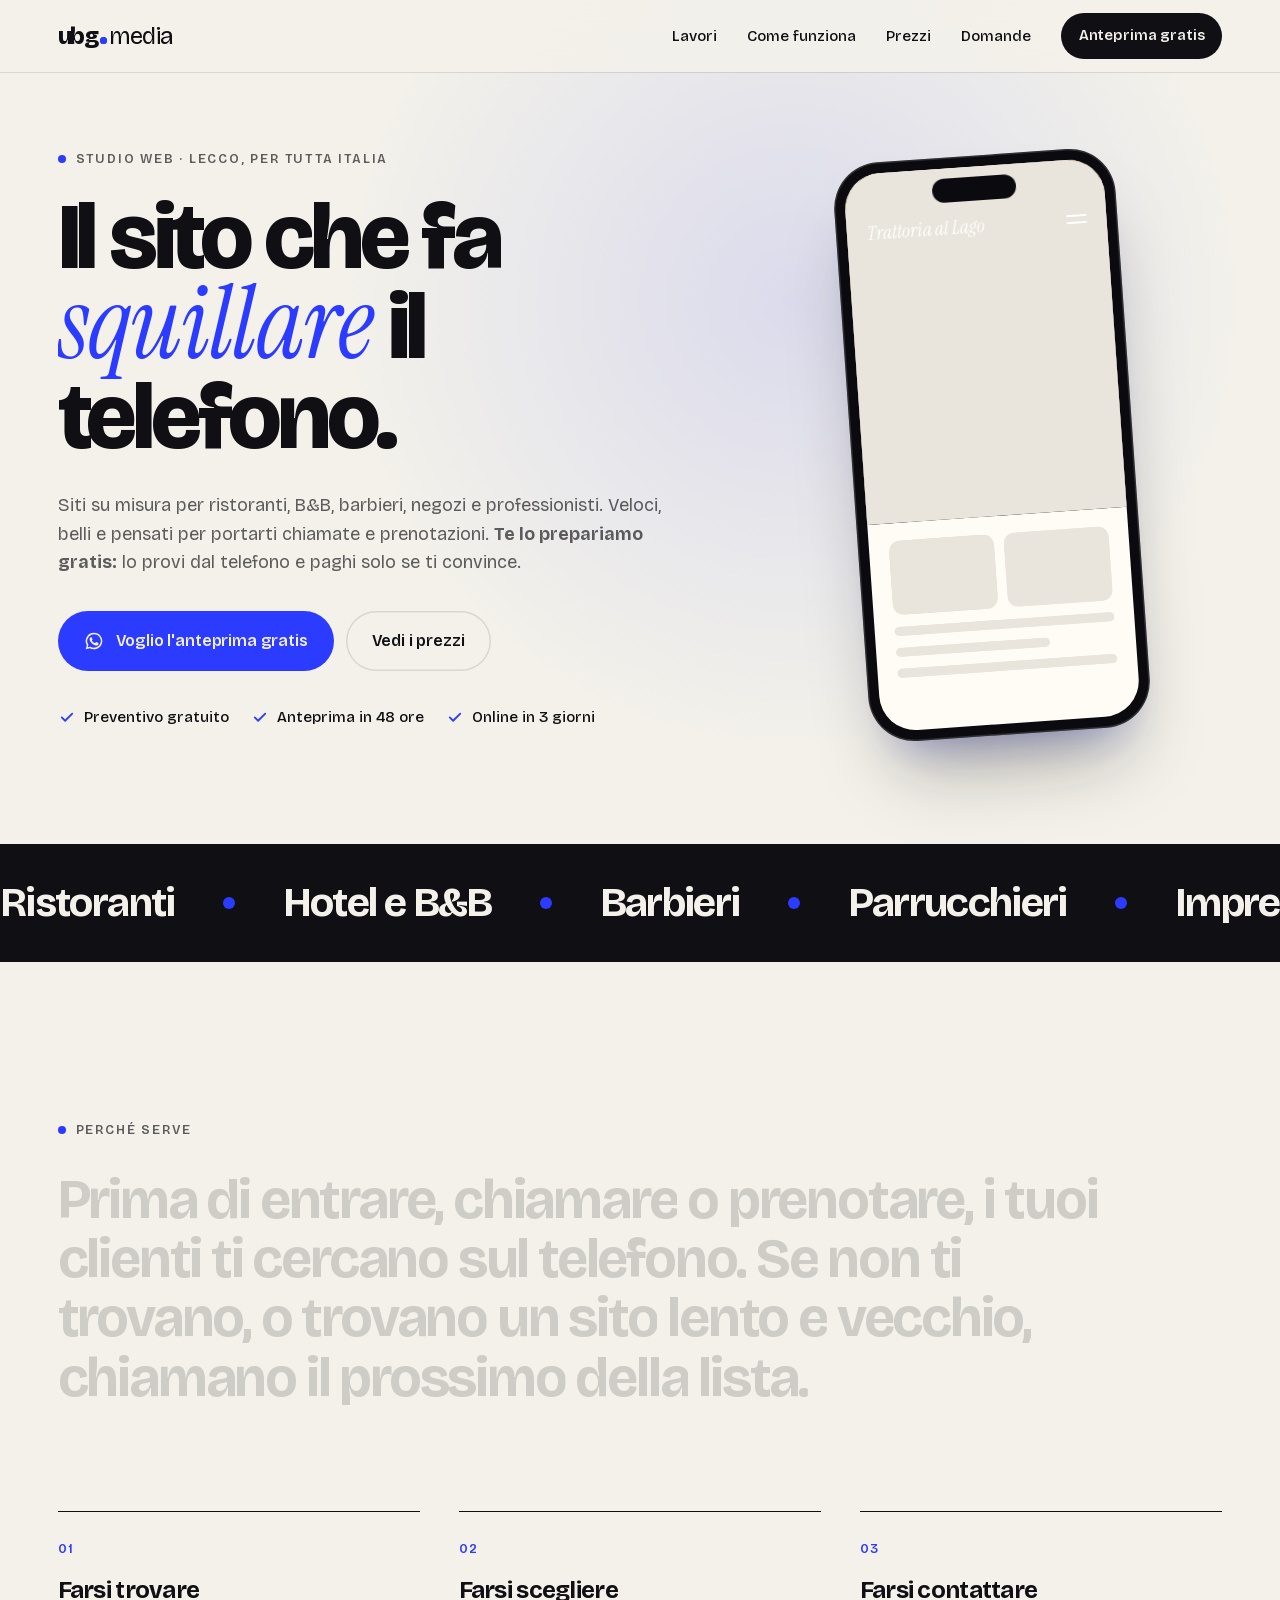
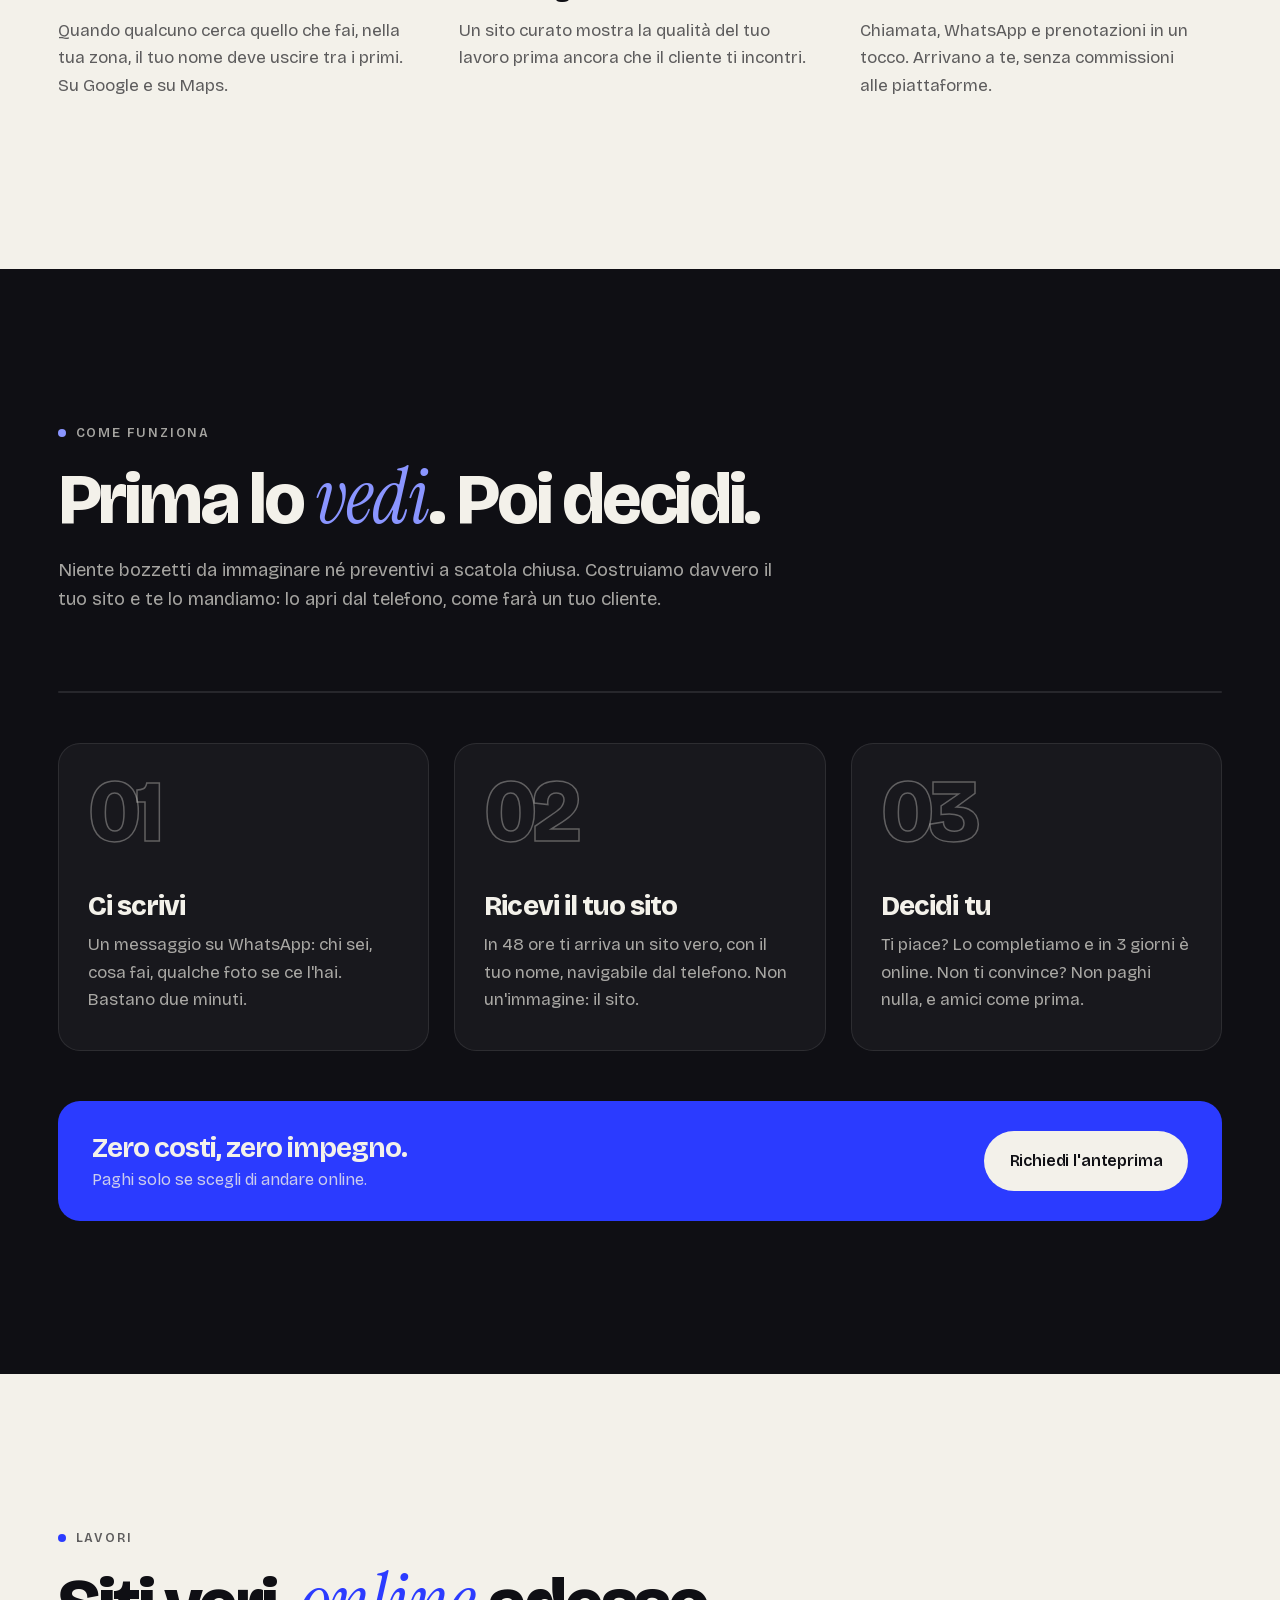
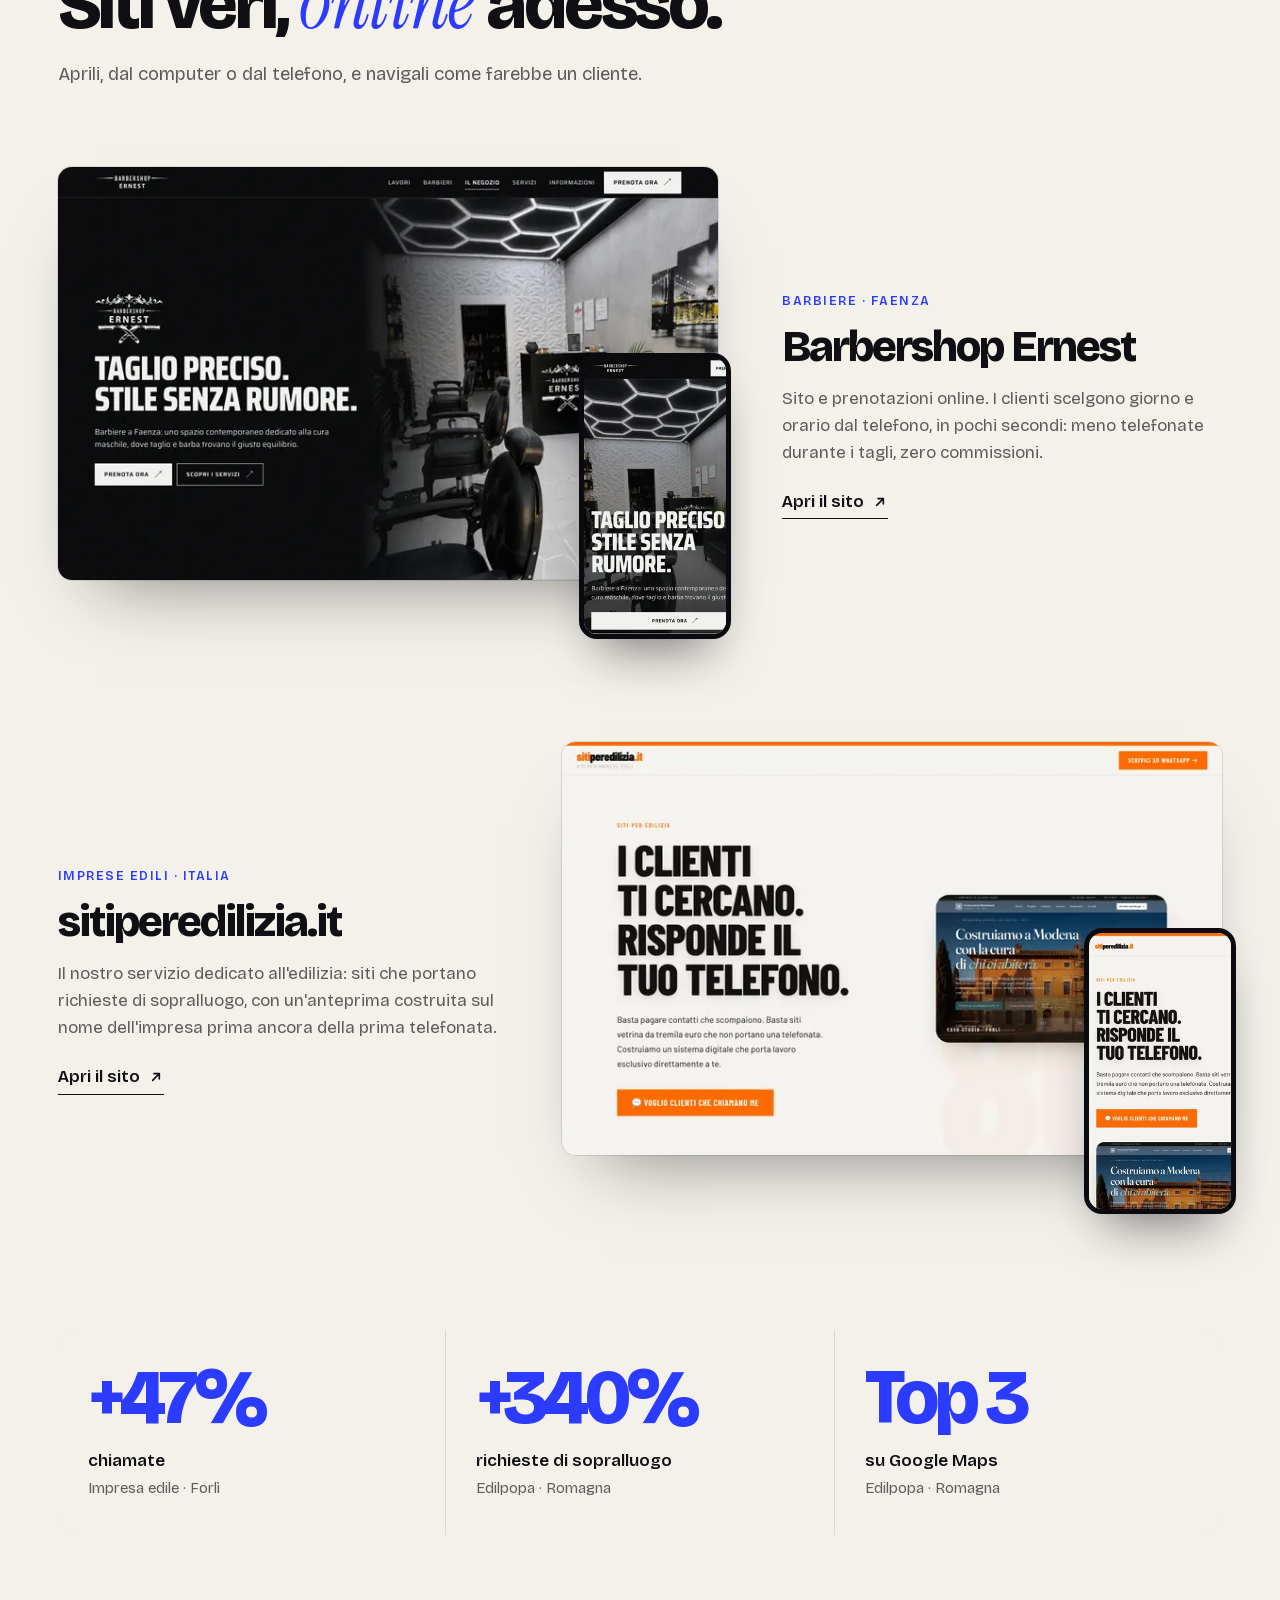
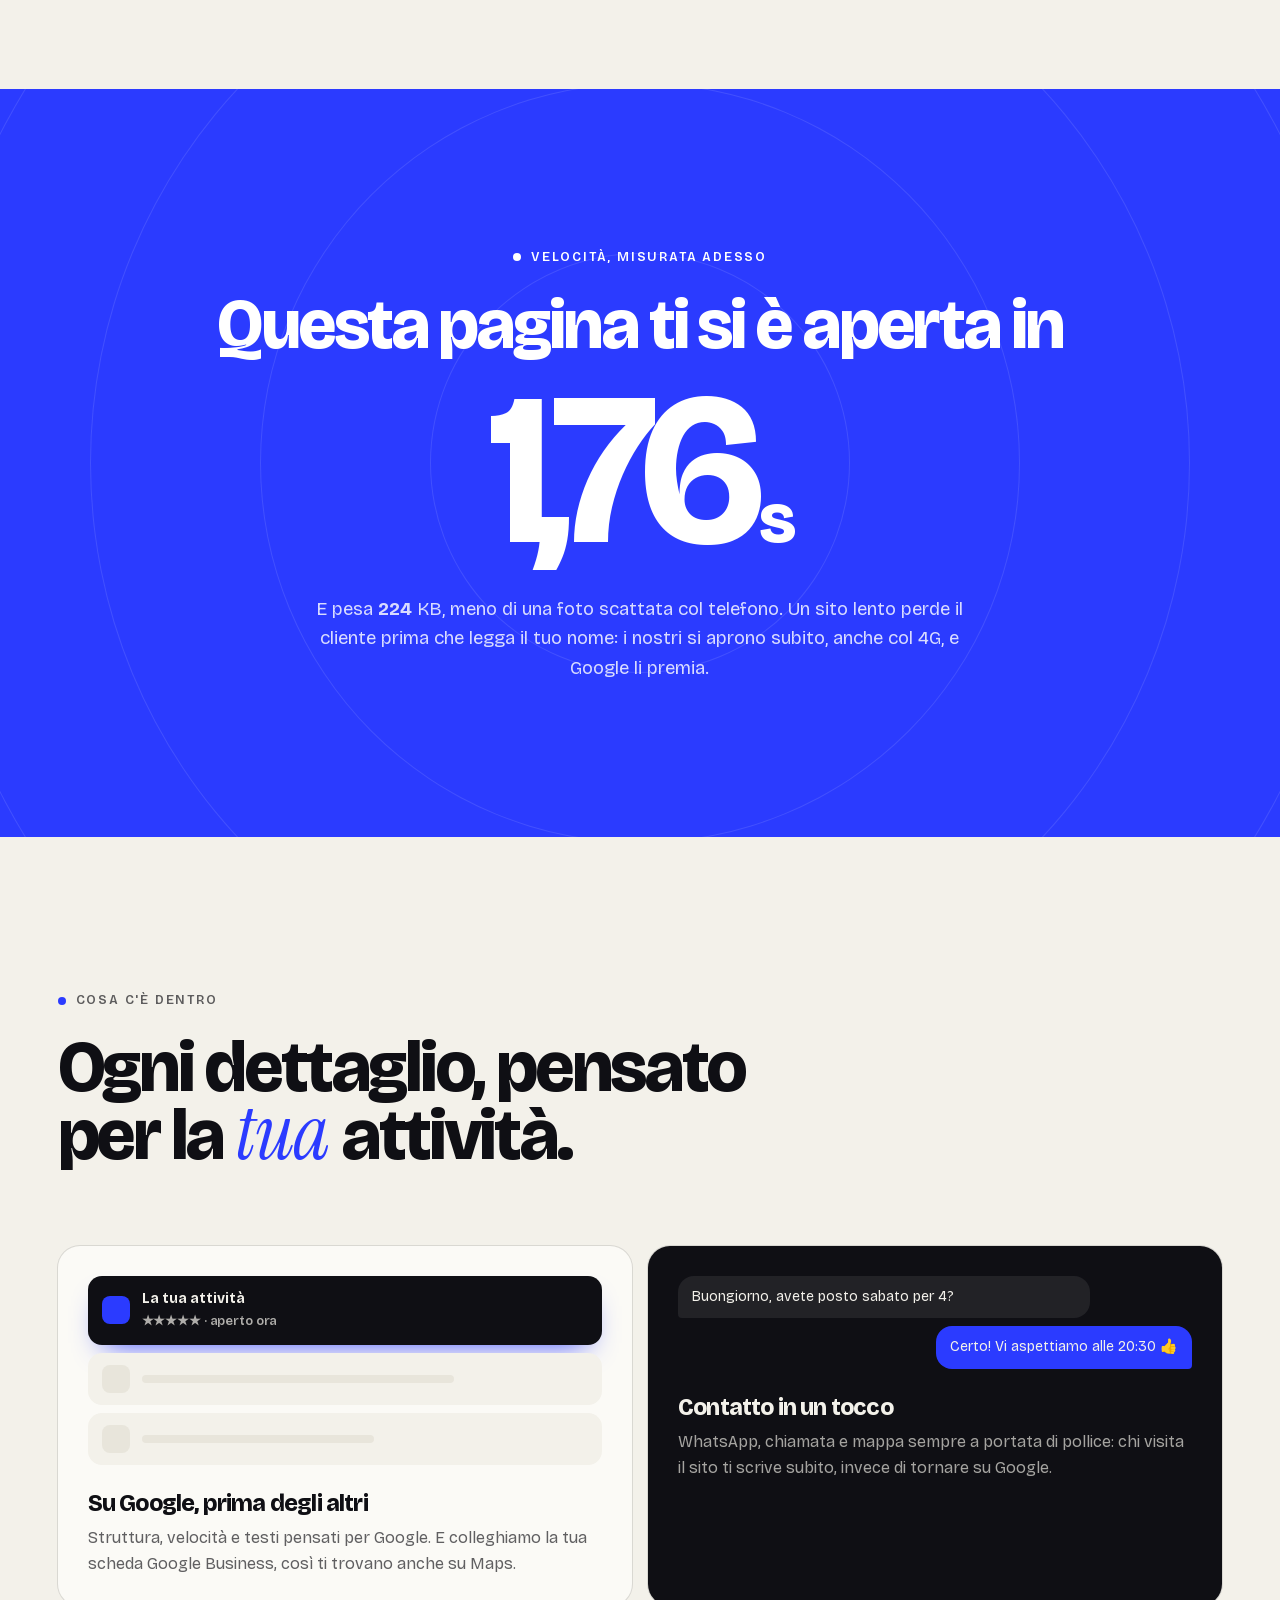
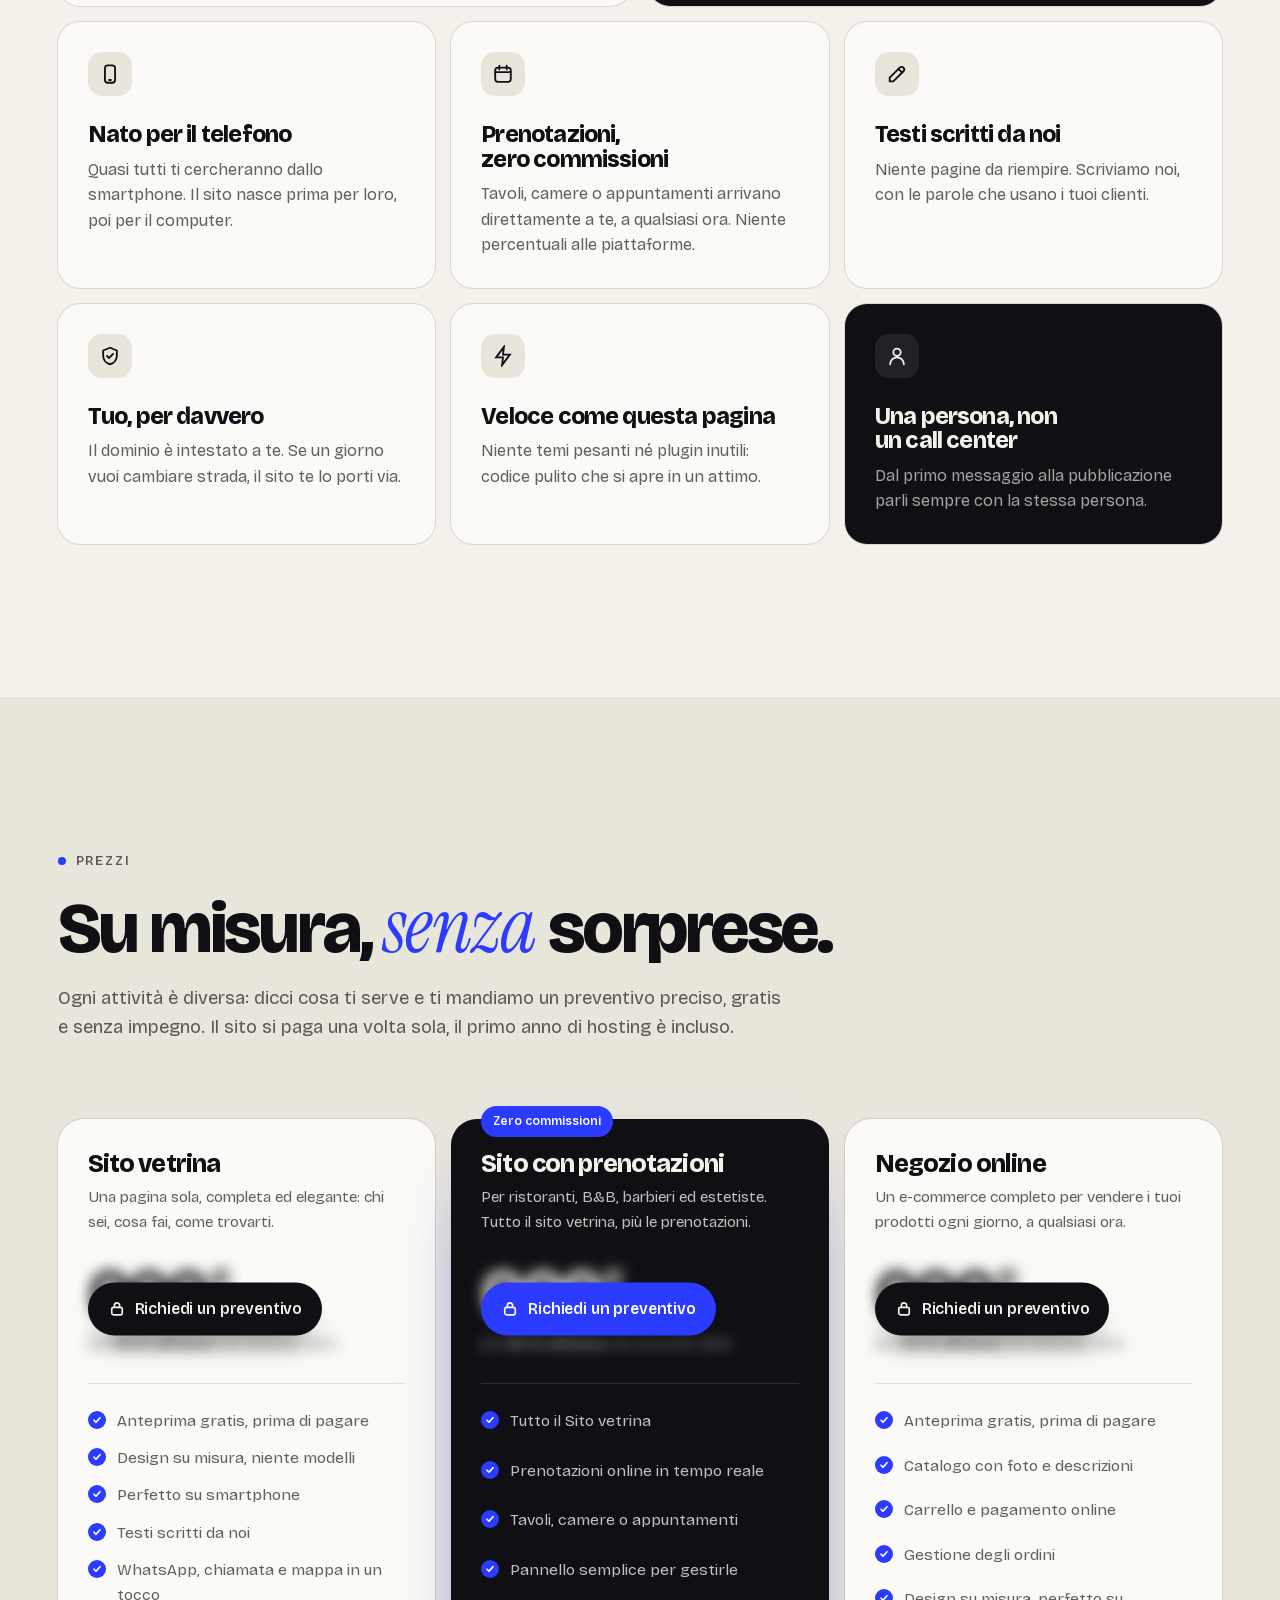
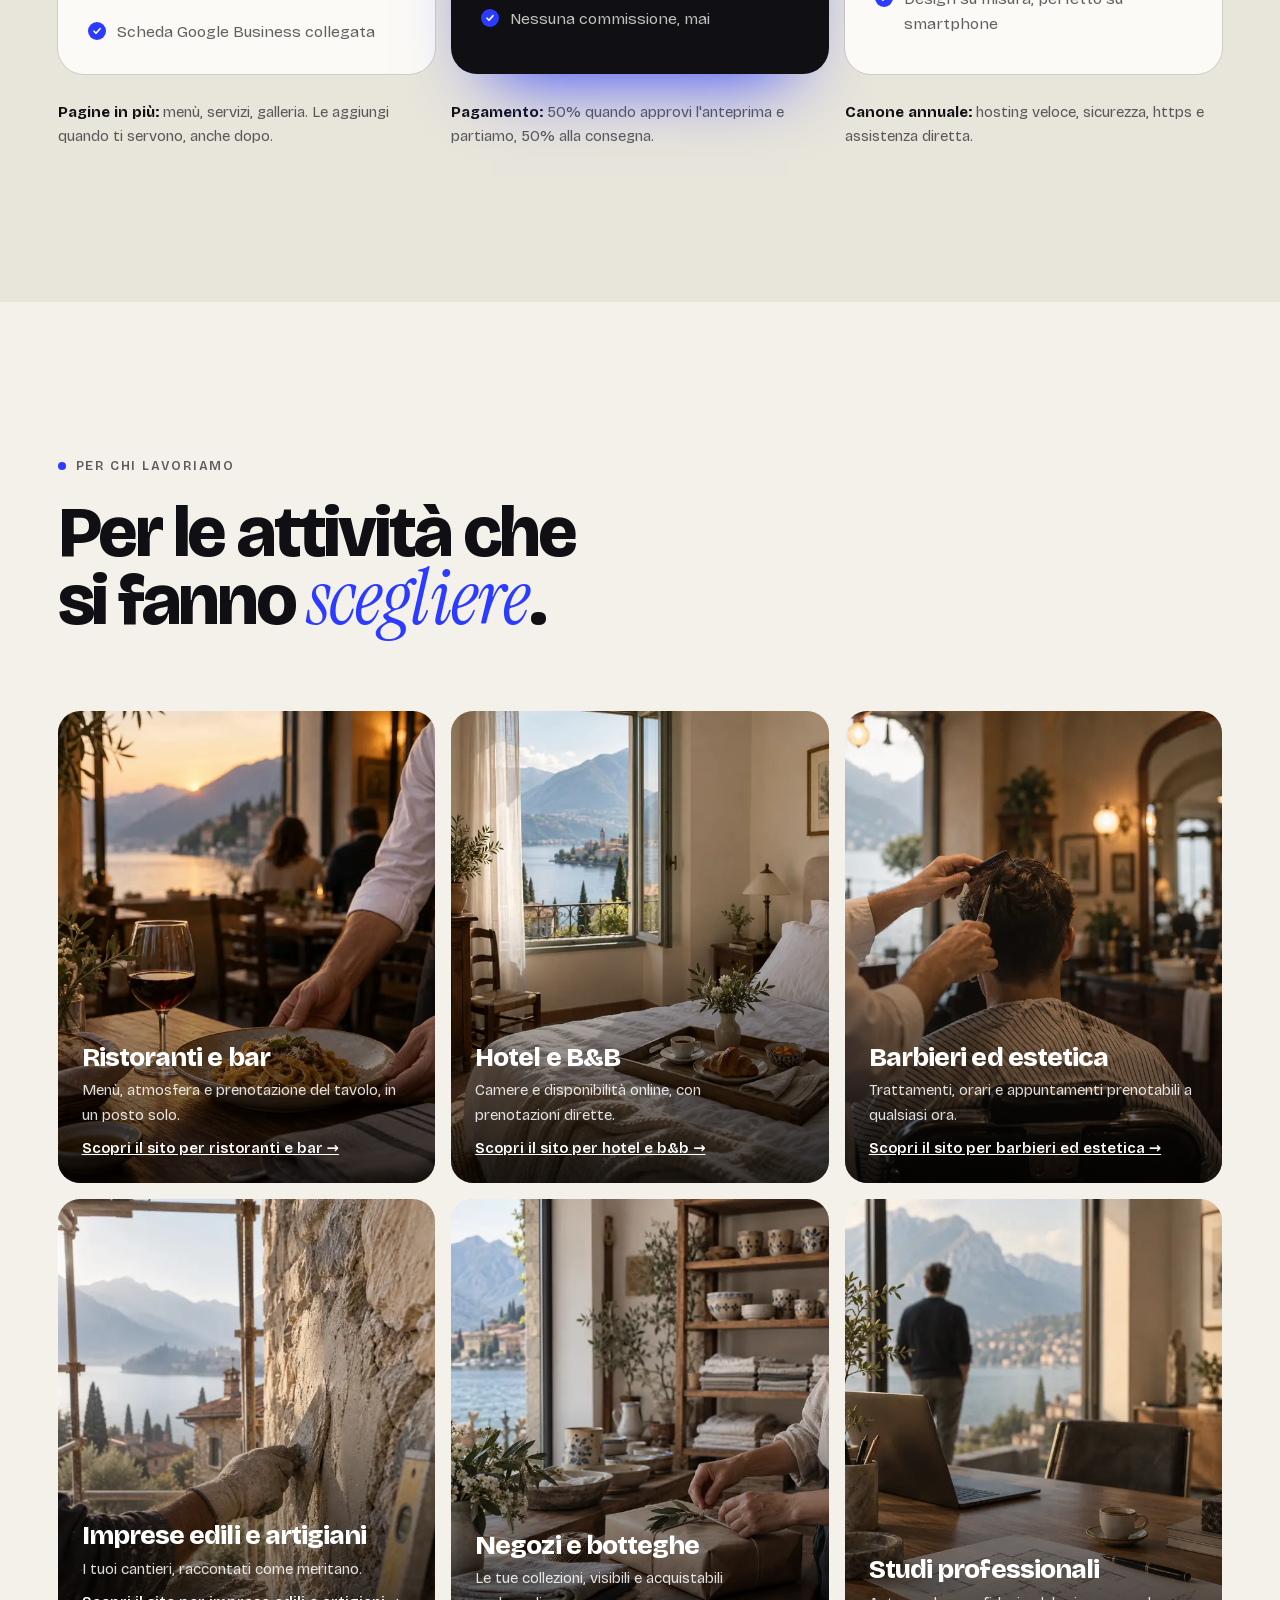
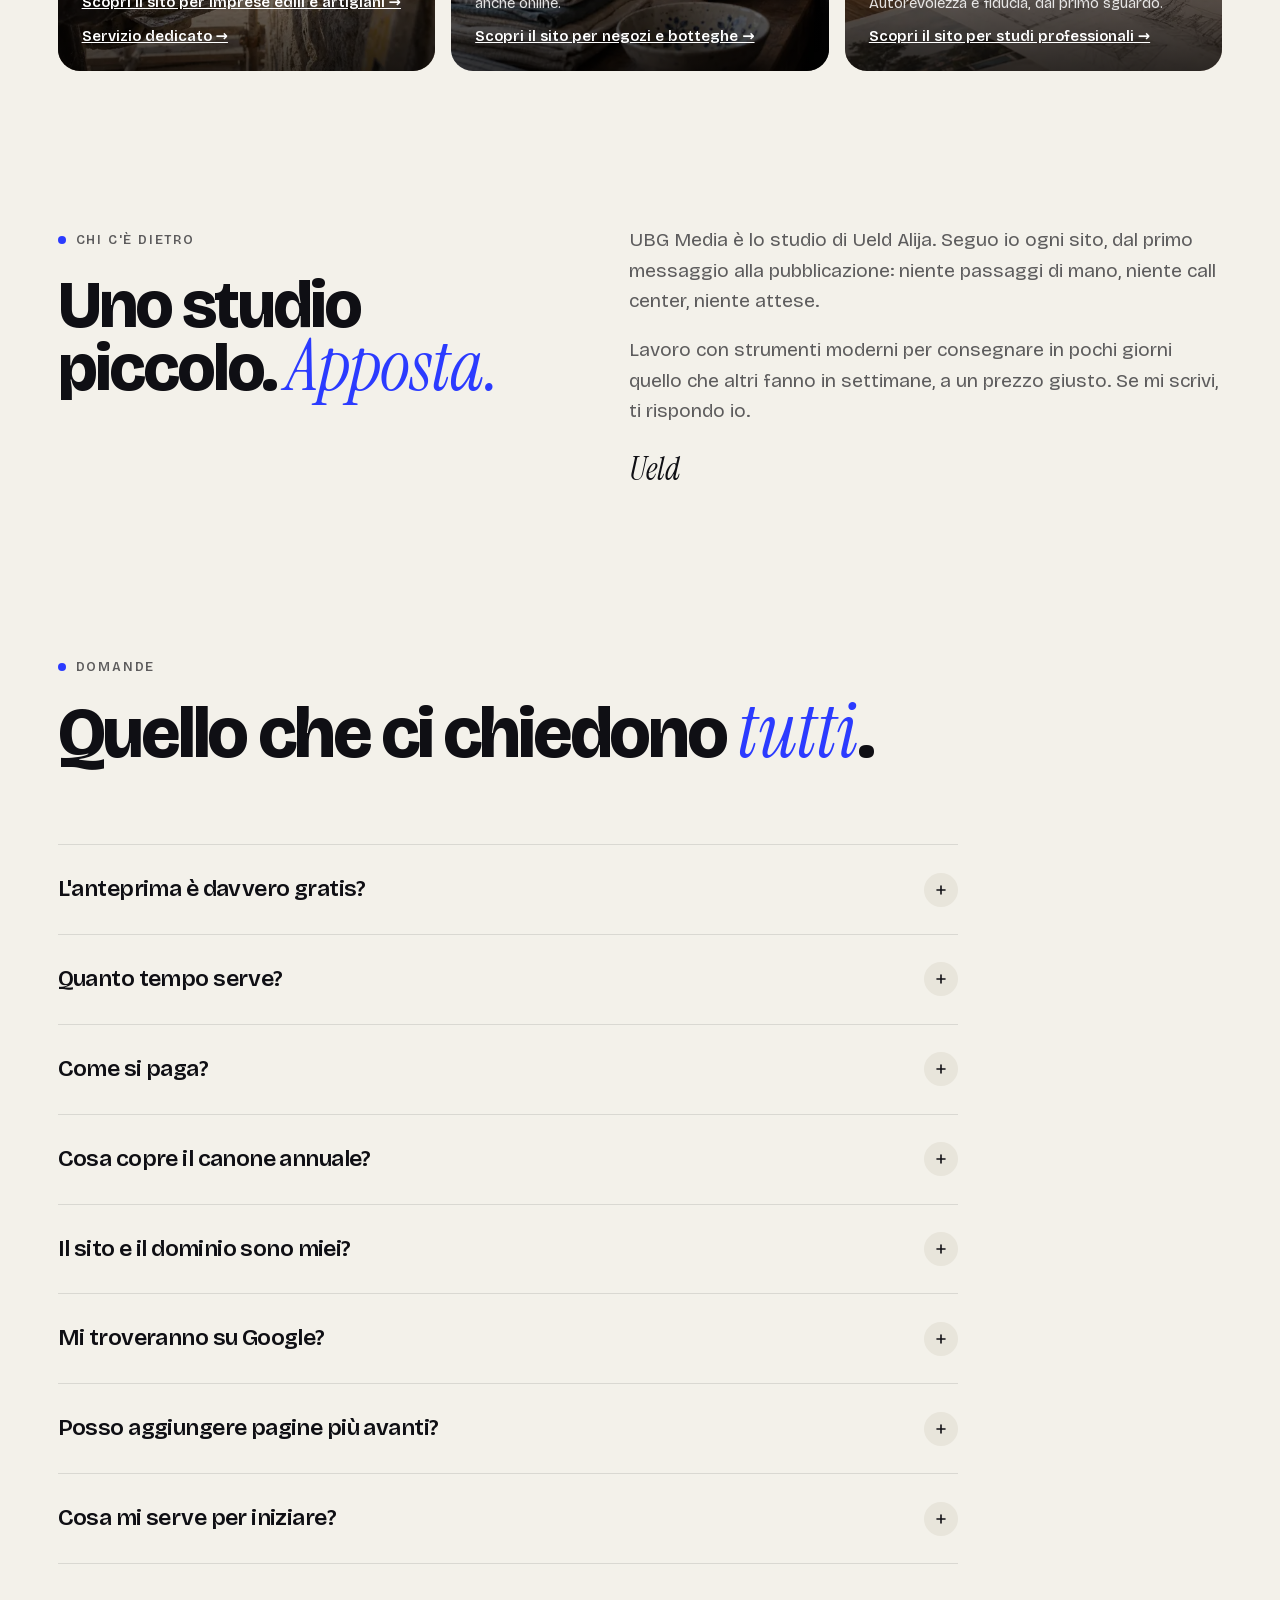
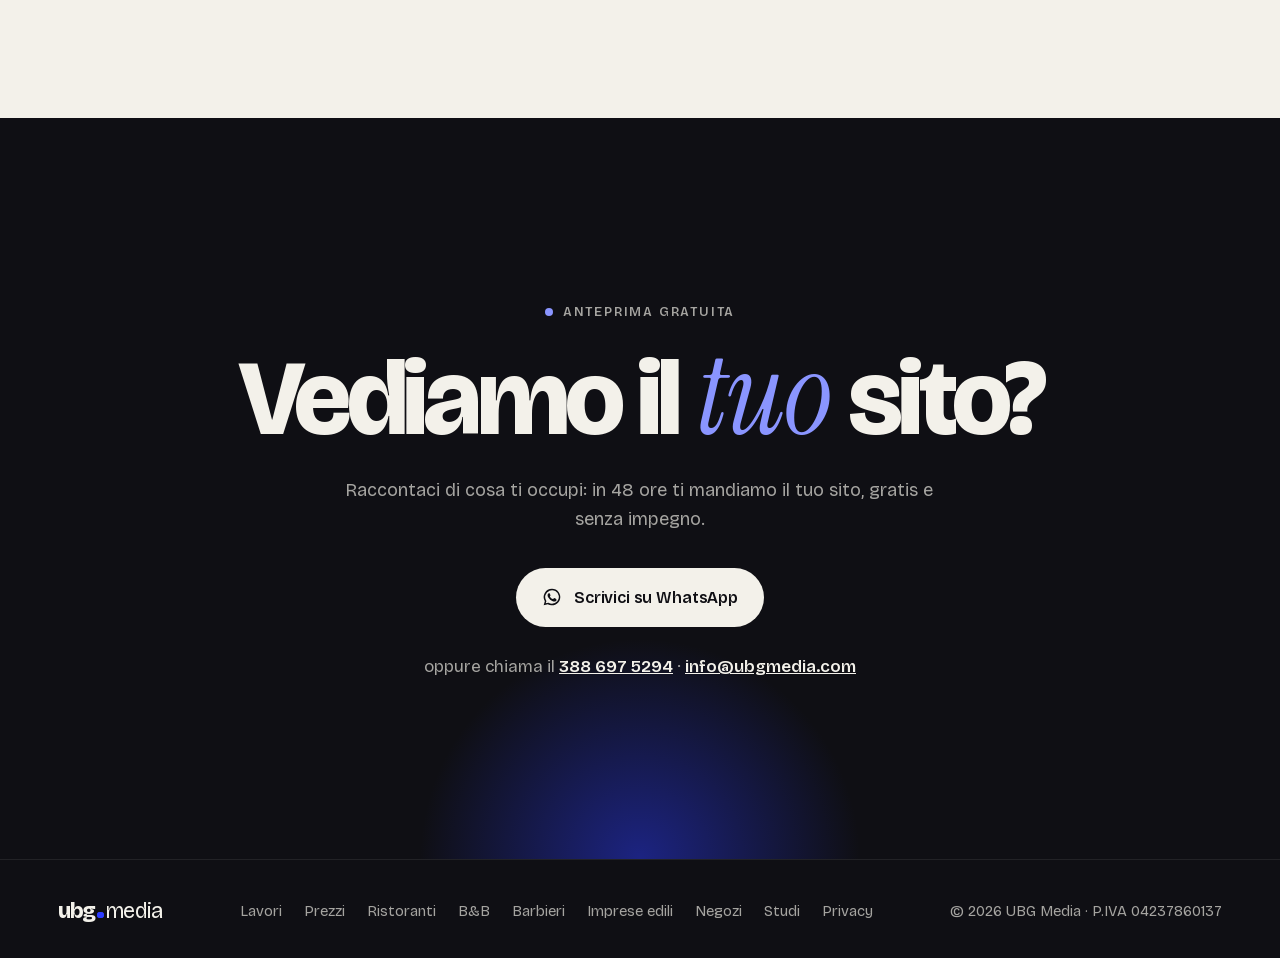
<file: index.html>
<!doctype html>
<html lang="it">
<head>
<meta charset="utf-8">
<meta name="viewport" content="width=device-width,initial-scale=1,viewport-fit=cover">
<title>UBG Media · Siti web per attività locali, anteprima gratis</title>
<meta name="description" content="Siti su misura per ristoranti, B&amp;B, barbieri, negozi e professionisti. Te lo prepariamo gratis in 48 ore: lo provi dal telefono e paghi solo se ti convince. Preventivo gratuito.">
<link rel="canonical" href="https://ubgmedia.com/">
<meta name="theme-color" content="#F3F1EA">
<meta name="color-scheme" content="light">
<meta property="og:type" content="website">
<meta property="og:locale" content="it_IT">
<meta property="og:url" content="https://ubgmedia.com/">
<meta property="og:title" content="UBG Media · Il sito che fa squillare il telefono">
<meta property="og:description" content="Siti su misura per attività locali. Anteprima gratis in 48 ore, preventivo gratuito, paghi solo se ti piace.">
<meta property="og:image" content="https://ubgmedia.com/og.jpg">
<meta property="og:image:width" content="1200">
<meta property="og:image:height" content="630">
<meta property="og:image:alt" content="UBG Media: siti per attività locali">
<meta property="og:site_name" content="UBG Media">
<meta name="twitter:card" content="summary_large_image">
<meta name="twitter:title" content="UBG Media · Il sito che fa squillare il telefono">
<meta name="twitter:description" content="Siti su misura per attività locali. Anteprima gratis in 48 ore.">
<meta name="twitter:image" content="https://ubgmedia.com/og.jpg">
<link rel="icon" href="/favicon.svg" type="image/svg+xml">
<link rel="apple-touch-icon" href="/apple-touch-icon.png">
<link rel="preload" href="/fonts/bricolage.woff2" as="font" type="font/woff2" crossorigin>
<link rel="preload" href="/fonts/instrument-italic.woff2" as="font" type="font/woff2" crossorigin>
<link rel="preload" href="/img/ristorante-360.webp" as="image" fetchpriority="high" media="(min-width:901px)">
<style>
@font-face{font-family:B;src:url(/fonts/bricolage.woff2) format("woff2");font-weight:200 800;font-display:swap}
@font-face{font-family:I;src:url(/fonts/instrument-italic.woff2) format("woff2");font-style:italic;font-weight:400;font-display:swap}
:root{
  --paper:#F3F1EA;--paper-2:#E8E5DB;--card:#FBFAF6;
  --ink:#0F0F14;--ink-2:#0F0F14a8;--ink-3:#0F0F1466;--line:#0F0F141c;
  --blue:#2B3BFF;--blue-2:#1C28D9;--blue-l:#8A95FF;
  --r:22px;--pad:clamp(20px,4.5vw,64px);--max:1280px;
  --ease:cubic-bezier(.2,.7,.1,1);
}
*,*::before,*::after{box-sizing:border-box}
html{-webkit-text-size-adjust:100%;scroll-behavior:smooth;scroll-padding-top:84px}
body{margin:0;background:var(--paper);color:var(--ink);font:400 1.0625rem/1.6 B,system-ui,sans-serif;font-optical-sizing:auto;-webkit-font-smoothing:antialiased;overflow-x:clip}
img{display:block;max-width:100%;height:auto}
a{color:inherit}
h1,h2,h3{font-weight:800;letter-spacing:-.045em;line-height:.95;margin:0;text-wrap:balance}
p{margin:0;text-wrap:pretty}
em{font:italic 400 1.08em/0 I,Georgia,serif;letter-spacing:-.01em;color:var(--blue)}
.dark em{color:var(--blue-l)}
.wrap{max-width:var(--max);margin:0 auto;padding:0 var(--pad)}
.skip{position:absolute;left:-999px;top:8px;background:var(--ink);color:var(--paper);padding:10px 16px;border-radius:10px;z-index:99}
.skip:focus{left:8px}
:focus-visible{outline:3px solid var(--blue);outline-offset:3px;border-radius:6px}
.eyebrow{display:inline-flex;align-items:center;gap:10px;font-size:.8rem;font-weight:600;letter-spacing:.14em;text-transform:uppercase;color:var(--ink-2)}
.eyebrow::before{content:"";width:8px;height:8px;border-radius:50%;background:var(--blue)}
.dark .eyebrow{color:#F3F1EAa8}
.dark .eyebrow::before{background:var(--blue-l)}

/* logo: ubg●media, il punto è la spia "online" */
.logo{display:inline-flex;align-items:baseline;font-weight:800;font-size:1.5rem;letter-spacing:-.05em;text-decoration:none;line-height:1}
.logo .lt{font-weight:400;letter-spacing:-.03em}
.dot{position:relative;width:.3em;height:.3em;margin:0 .07em 0 .08em;border-radius:50%;background:var(--blue);align-self:baseline}
.dot::after{content:"";position:absolute;inset:0;border-radius:50%;background:inherit;animation:ping 2.4s var(--ease) infinite}
@keyframes ping{0%{transform:scale(1);opacity:.55}70%,100%{transform:scale(3.2);opacity:0}}

/* bottoni */
.btn{--bg:var(--ink);--fg:var(--paper);position:relative;display:inline-flex;align-items:center;gap:12px;padding:17px 26px;border-radius:999px;background:var(--bg);color:var(--fg);font-weight:600;font-size:1rem;letter-spacing:-.01em;text-decoration:none;overflow:hidden;isolation:isolate;transition:transform .5s var(--ease)}
.btn::before{content:"";position:absolute;inset:0;background:var(--blue);transform:translateY(101%);transition:transform .5s var(--ease);z-index:-1;border-radius:inherit}
.btn:hover::before{transform:none}
.btn:active{transform:scale(.97)}
.btn svg{width:20px;height:20px;flex:none}
.btn-blue{--bg:var(--blue)}
.btn-blue::before{background:var(--ink)}
.dark .btn{--bg:var(--paper);--fg:var(--ink)}
.dark .btn:hover{color:var(--paper)}
.btn-ghost{--bg:transparent;--fg:var(--ink);box-shadow:inset 0 0 0 1.5px var(--line)}
.btn-ghost:hover{color:var(--paper)}
.btn-ghost::before{background:var(--ink)}

/* header */
.hd{position:fixed;inset:0 0 auto;z-index:50;transition:background .4s,box-shadow .4s}
.hd.on{background:#F3F1EAe6;box-shadow:0 1px 0 var(--line);-webkit-backdrop-filter:saturate(1.4) blur(14px);backdrop-filter:saturate(1.4) blur(14px)}
.hd .wrap{display:flex;align-items:center;justify-content:space-between;height:72px}
.nav{display:flex;align-items:center;gap:30px;font-size:.95rem;font-weight:500}
.nav a:not(.btn){text-decoration:none;position:relative}
.nav a:not(.btn)::after{content:"";position:absolute;left:0;right:0;bottom:-4px;height:1.5px;background:currentColor;transform:scaleX(0);transform-origin:right;transition:transform .4s var(--ease)}
.nav a:not(.btn):hover::after{transform:scaleX(1);transform-origin:left}
.nav .btn{padding:11px 18px;font-size:.92rem}
@media (max-width:860px){.nav a:not(.btn){display:none}}

/* hero */
.hero{position:relative;padding:clamp(120px,16vh,170px) 0 clamp(60px,9vw,120px);overflow:hidden}
.hero::before{content:"";position:absolute;left:0;top:0;width:900px;height:900px;background:radial-gradient(closest-side,#2B3BFF1f,transparent);pointer-events:none;transform:translate(var(--mx,62vw),var(--my,300px)) translate(-50%,-50%);transition:transform .9s var(--ease)}
.hero .wrap{position:relative;display:grid;grid-template-columns:1.25fr .9fr;gap:clamp(30px,5vw,80px);align-items:center}
.hero h1{font-size:clamp(3.1rem,7.4vw,7.2rem);margin:22px 0 28px}
.hero h1 .ln{display:block;overflow:hidden;padding-bottom:.14em;margin-bottom:-.14em}
.hero h1 .ln>span{display:inline-block;animation:up 1.1s var(--ease) both;animation-delay:calc(var(--i)*.08s + .05s)}
@keyframes up{from{transform:translateY(105%)}}
.lead{font-size:clamp(1.08rem,1.4vw,1.25rem);color:var(--ink-2);max-width:34em}
.fade{animation:fade .9s var(--ease) both;animation-delay:.3s}
@keyframes fade{from{opacity:0;transform:translateY(14px)}}
.ctas{display:flex;flex-wrap:wrap;gap:12px;margin-top:34px}
.chips{display:flex;flex-wrap:wrap;gap:10px 22px;margin:34px 0 0;padding:0;list-style:none;font-size:.95rem;font-weight:500}
.chips li{display:flex;align-items:center;gap:8px}
.chips svg{width:18px;height:18px;color:var(--blue)}
@media (max-width:900px){.hero .wrap{grid-template-columns:1fr}}

/* palco hero: il sito che si costruisce da solo */
.stage{position:relative;height:clamp(520px,44vw,620px);display:grid;place-items:center;animation:fade 1.1s var(--ease) both;animation-delay:.15s}
.phone{position:relative;width:282px;height:580px;border-radius:46px;background:#0B0B0F;padding:11px;box-shadow:0 50px 80px -30px #0F0F1466,0 30px 40px -30px #2B3BFF55,inset 0 0 0 1.5px #ffffff26;transform:rotate(-4deg);animation:float 7s ease-in-out infinite}
.phone::before{content:"";position:absolute;top:21px;left:50%;width:84px;height:24px;margin-left:-42px;border-radius:20px;background:#0B0B0F;z-index:3}
@keyframes float{50%{transform:rotate(-4deg) translateY(-12px)}}
.scr{position:relative;height:100%;border-radius:36px;overflow:hidden;background:#FFFCF6;display:flex;flex-direction:column}
.m-hero{position:relative;height:350px;display:flex;flex-direction:column;justify-content:flex-end;gap:10px;padding:22px 20px;color:#fff;background:#3a2a1f center/cover}
.m-hero::before{content:"";position:absolute;inset:0;background:linear-gradient(180deg,#0000 35%,#000000b0)}
.m-hero>*{position:relative}
.m-bar{position:absolute;top:0;left:0;right:0;display:flex;justify-content:space-between;align-items:center;padding:50px 20px 0;z-index:2}
.m-logo{font:italic 400 1.2rem/1 I,serif;color:#fff}
.m-menu{width:20px;height:9px;border-block:2px solid #fff}
.m-k{font-size:.62rem;font-weight:600;letter-spacing:.14em;text-transform:uppercase;opacity:.85}
.m-t{font-size:1.72rem;font-weight:700;letter-spacing:-.04em;line-height:1}
.m-b{align-self:flex-start;margin-top:6px;padding:10px 15px;border-radius:99px;background:#fff;color:#1d1510;font-size:.72rem;font-weight:700}
.m-body{padding:18px 20px;display:grid;gap:12px}
.m-row{display:grid;grid-template-columns:1fr 1fr;gap:10px}
.m-row i{height:74px;border-radius:14px;background:#EFE7DA}
.m-row i:first-child{background:#E4D5BF}
.m-l{height:9px;border-radius:9px;background:#EDE8DE}
.m-l:nth-child(3){width:70%}
.sk{position:relative}
.sk::after{content:"";position:absolute;inset:0;border-radius:10px;background:#E9E5DC;animation:sk 11s var(--ease) infinite;animation-delay:calc(var(--d,0)*.12s)}
.m-hero.sk::after{border-radius:0;background:linear-gradient(100deg,#E9E5DC 40%,#F4F1EA 50%,#E9E5DC 60%) 0 0/300% 100%;animation-name:sk,shim}
@keyframes sk{0%,12%{opacity:1}22%,90%{opacity:0}100%{opacity:1}}
@keyframes shim{to{background-position:-150% 0}}
.toast{position:absolute;display:flex;align-items:center;gap:12px;padding:13px 17px 13px 13px;border-radius:18px;background:#FFFFFFeb;-webkit-backdrop-filter:blur(10px);backdrop-filter:blur(10px);box-shadow:0 20px 40px -18px #0F0F1455,0 0 0 1px #0F0F140d;font-size:.85rem;line-height:1.3;white-space:nowrap;opacity:0;animation:toast 11s var(--ease) infinite;animation-delay:calc(var(--d)*1s)}
.toast .ic{display:grid;place-items:center;width:38px;height:38px;border-radius:12px;background:var(--blue);color:#fff;flex:none}
.toast .ic svg{width:19px;height:19px}
.toast b{display:block;font-weight:700}
.toast span{color:var(--ink-2)}
.t1{top:14%;left:-2%;--d:0}
.t2{top:46%;right:-6%;--d:1.6}
.t3{bottom:9%;left:4%;--d:3.2}
.t2 .ic{background:var(--ink)}
.t3 .ic{background:#1FAF5A}
@keyframes toast{0%,26%{opacity:0;transform:translateY(16px) scale(.94)}31%,74%{opacity:1;transform:none}80%,100%{opacity:0;transform:translateY(-10px) scale(.97)}}
@media (max-width:520px){.phone{width:250px;height:514px}.m-hero{height:300px}.t1{left:-4%}.t2{right:-8%}.toast{font-size:.78rem}}

/* marquee */
.mq{background:var(--ink);color:var(--paper);overflow:hidden;padding:26px 0;display:flex}
.mq-t{display:flex;flex:none;gap:48px;padding-right:48px;animation:mq 38s linear infinite;font-size:clamp(1.6rem,3.2vw,2.6rem);font-weight:700;letter-spacing:-.04em;white-space:nowrap}
.mq-t span{display:flex;align-items:center;gap:48px}
.mq-t span::after{content:"";width:12px;height:12px;border-radius:50%;background:var(--blue)}
@keyframes mq{to{transform:translateX(-100%)}}

/* sezioni */
.sec{padding:clamp(90px,12vw,170px) 0}
.sec-h{display:grid;gap:22px;max-width:900px;margin-bottom:clamp(44px,6vw,80px)}
.sec-h h2{font-size:clamp(2.5rem,5.6vw,5rem)}
.sec-h p{font-size:1.15rem;color:var(--ink-2);max-width:40em}
.dark{background:var(--ink);color:var(--paper)}
.dark .sec-h p,.dark .muted{color:#F3F1EAa8}

/* manifesto: le parole si accendono scorrendo */
.mf{font-size:clamp(1.9rem,4.3vw,3.9rem);font-weight:700;letter-spacing:-.04em;line-height:1.08;max-width:1100px}
.mf .w{color:transparent;background:linear-gradient(90deg,var(--ink) 50%,#0F0F1429 50%) 0 0/200% 100%;-webkit-background-clip:text;background-clip:text;background-position-x:calc((1 - clamp(0,var(--p,1)*var(--n,999) - var(--i),1))*100%)}
.pillars{display:grid;grid-template-columns:repeat(3,1fr);gap:clamp(20px,3vw,40px);margin-top:clamp(60px,8vw,110px);padding:0;list-style:none}
.pillars li{border-top:1.5px solid var(--ink);padding-top:22px}
.pillars b{display:block;font-size:1.5rem;letter-spacing:-.03em;margin:10px 0 8px}
.pillars small{font-size:.8rem;font-weight:600;color:var(--blue);letter-spacing:.1em}
.pillars p{color:var(--ink-2)}
@media (max-width:760px){.pillars{grid-template-columns:1fr}}

/* metodo */
.steps{display:grid;grid-template-columns:repeat(3,1fr);gap:clamp(16px,2vw,28px);padding:0;margin:0;list-style:none;counter-reset:s}
.step{position:relative;padding:34px 30px 38px;border-radius:var(--r);background:#FFFFFF0a;box-shadow:inset 0 0 0 1px #ffffff17;overflow:hidden}
.step::before{counter-increment:s;content:"0" counter(s);display:block;font-size:5.5rem;font-weight:800;letter-spacing:-.06em;line-height:.8;color:transparent;-webkit-text-stroke:1.5px #F3F1EA55;margin-bottom:46px}
.step:hover::before{color:var(--blue-l);-webkit-text-stroke-color:transparent;transition:color .5s}
.step h3{font-size:1.7rem;letter-spacing:-.035em;margin-bottom:12px}
.step p{color:#F3F1EAa8}
.track{height:2px;background:#ffffff1a;margin:0 0 clamp(30px,4vw,50px);border-radius:2px;overflow:hidden}
.track i{display:block;height:100%;background:var(--blue-l);transform-origin:left;transform:scaleX(var(--p,1))}
.promise{display:flex;flex-wrap:wrap;align-items:center;justify-content:space-between;gap:24px;margin-top:clamp(30px,4vw,50px);padding:30px 34px;border-radius:var(--r);background:var(--blue)}
.promise p{font-size:clamp(1.3rem,2.2vw,1.9rem);font-weight:700;letter-spacing:-.035em;line-height:1.15}
.promise p span{display:block;font-size:1rem;font-weight:400;letter-spacing:0;opacity:.8;margin-top:6px}
@media (max-width:860px){.steps{grid-template-columns:1fr}}

/* lavori */
.works{display:grid;gap:clamp(60px,8vw,110px)}
.work{display:grid;grid-template-columns:1.5fr 1fr;gap:clamp(28px,5vw,80px);align-items:center}
.work:nth-child(even){grid-template-columns:1fr 1.5fr}
.work:nth-child(even) .w-media{order:2}
.w-media{position:relative;display:block;padding:0 0 9% 0}
.w-desk{border-radius:14px;box-shadow:0 40px 70px -40px #0F0F1480,0 0 0 1px var(--line);transition:transform 1s var(--ease)}
.w-mob{position:absolute;right:-2%;bottom:0;width:23%;border-radius:18px;border:5px solid #0B0B0F;box-shadow:0 30px 50px -20px #0F0F1480;transition:transform 1s var(--ease)}
.w-media:hover .w-desk{transform:translateY(-8px)}
.w-media:hover .w-mob{transform:translateY(-22px) rotate(2deg)}
.tag{display:inline-block;font-size:.78rem;font-weight:600;letter-spacing:.12em;text-transform:uppercase;color:var(--blue);margin-bottom:16px}
.work h3{font-size:clamp(2rem,3.4vw,3rem);margin-bottom:16px}
.work p{color:var(--ink-2);margin-bottom:22px}
.lnk{display:inline-flex;align-items:center;gap:8px;font-weight:600;text-decoration:none;border-bottom:1.5px solid currentColor;padding-bottom:3px}
.lnk svg{width:16px;height:16px;transition:transform .4s var(--ease)}
.lnk:hover svg{transform:translate(3px,-3px)}
@media (max-width:860px){.work,.work:nth-child(even){grid-template-columns:1fr}.work:nth-child(even) .w-media{order:0}}
.nums{display:grid;grid-template-columns:repeat(3,1fr);gap:1px;margin-top:clamp(70px,9vw,120px);background:var(--line);border-radius:var(--r);overflow:hidden}
.num{background:var(--paper);padding:34px 30px}
.num b{display:block;font-size:clamp(3.2rem,6vw,5.4rem);font-weight:800;letter-spacing:-.06em;line-height:.9;color:var(--blue);font-variant-numeric:tabular-nums}
.num span{display:block;margin-top:14px;font-weight:600}
.num small{color:var(--ink-2);font-size:.92rem}
@media (max-width:760px){.nums{grid-template-columns:1fr}}

/* velocità */
.speed{background:var(--blue);color:#fff;text-align:center;padding:clamp(90px,12vw,160px) 0;position:relative;overflow:hidden}
.speed .eyebrow{color:#fff}
.speed .eyebrow::before{background:#fff}
.speed h2{font-size:clamp(2.3rem,5.4vw,5rem);max-width:15em;margin:24px auto 0}
.speed .big{display:block;font-size:clamp(5.5rem,17vw,15rem);letter-spacing:-.07em;line-height:.9;margin:14px 0 10px;font-variant-numeric:tabular-nums}
.speed .big small{font-size:.32em;letter-spacing:-.03em;margin-left:.1em}
.speed p{max-width:36em;margin:26px auto 0;font-size:1.15rem;color:#ffffffd0}
.speed .rings{position:absolute;inset:50% auto auto 50%;width:0;height:0}
.speed .rings i{position:absolute;width:var(--s);height:var(--s);margin:calc(var(--s)/-2);border-radius:50%;box-shadow:inset 0 0 0 1px #ffffff1c}

/* cosa è incluso */
.bento{display:grid;grid-template-columns:repeat(6,1fr);gap:16px}
.b{grid-column:span 2;position:relative;padding:30px;border-radius:var(--r);background:var(--card);box-shadow:0 0 0 1px var(--line);overflow:hidden;transition:transform .6s var(--ease),box-shadow .6s}
.b:hover{transform:translateY(-4px);box-shadow:0 0 0 1px var(--line),0 30px 50px -35px #0F0F1466}
.b h3{font-size:1.45rem;letter-spacing:-.035em;margin-bottom:10px;line-height:1.05}
.b p{color:var(--ink-2);font-size:1rem}
.b.w3{grid-column:span 3}
.b.dk{background:var(--ink);color:var(--paper)}
.b.dk p{color:#F3F1EAa8}
.b .ico{width:44px;height:44px;border-radius:14px;display:grid;place-items:center;background:var(--paper-2);margin-bottom:26px}
.b.dk .ico{background:#ffffff14}
.b .ico svg{width:22px;height:22px}
.serp{margin:0 0 26px;display:grid;gap:8px}
.serp div{display:flex;align-items:center;gap:12px;padding:12px 14px;border-radius:14px;background:var(--paper);font-size:.88rem}
.serp div:first-child{background:var(--ink);color:var(--paper);box-shadow:0 14px 30px -16px #2B3BFF;animation:bump 5s var(--ease) infinite}
.serp i{width:28px;height:28px;border-radius:8px;background:var(--paper-2);flex:none}
.serp div:first-child i{background:var(--blue)}
.serp span{flex:1}
.serp em{font:600 .8rem B;color:inherit;opacity:.7}
.serp .bar{height:8px;border-radius:8px;background:var(--paper-2)}
@keyframes bump{0%,100%{transform:none}8%{transform:translateY(-3px)}16%{transform:none}}
.chat{display:grid;gap:8px;margin:0 0 26px;font-size:.88rem}
.chat span{max-width:80%;padding:10px 14px;border-radius:16px 16px 16px 4px;background:#ffffff14}
.chat span:nth-child(2){justify-self:end;border-radius:16px 16px 4px 16px;background:var(--blue)}
@media (max-width:960px){.b,.b.w3{grid-column:span 3}}
@media (max-width:640px){.bento{grid-template-columns:1fr}.b,.b.w3{grid-column:auto}}

/* prezzi */
.plans{display:grid;grid-template-columns:repeat(3,1fr);gap:16px;align-items:stretch}
.plan{position:relative;display:flex;flex-direction:column;padding:34px 30px 30px;border-radius:26px;background:var(--card);box-shadow:0 0 0 1px var(--line)}
.plan.hot{background:var(--ink);color:var(--paper);box-shadow:0 40px 70px -40px #2B3BFF}
.plan .badge{position:absolute;top:-13px;left:30px;padding:6px 12px;border-radius:99px;background:var(--blue);color:#fff;font-size:.75rem;font-weight:600}
.plan h3{font-size:1.55rem;letter-spacing:-.035em;margin-bottom:8px}
.plan .for{color:var(--ink-2);font-size:.97rem;min-height:3.2em}
.plan.hot .for,.plan.hot .yr,.plan.hot li{color:#F3F1EAc8}
.price{display:flex;align-items:flex-start;gap:4px;margin:28px 0 4px;font-size:clamp(3.6rem,5.6vw,4.8rem);font-weight:800;letter-spacing:-.065em;line-height:.9}
.price sup{font-size:.4em;letter-spacing:0;margin-top:.12em}
.yr{font-size:.95rem;color:var(--ink-2);margin-bottom:26px}
.yr b{color:var(--ink)}
.plan.hot .yr b{color:var(--paper)}
.lockp{position:relative;display:block;margin:22px 0 22px;text-decoration:none;color:inherit;border-radius:16px}
.lockp .blur{display:block;filter:blur(7px);opacity:.9;user-select:none;transition:filter .5s var(--ease),opacity .5s}
.lockp .price{margin:6px 0 4px}.lockp .yr{display:block;margin:0 0 6px}
.lockp .ask{position:absolute;left:0;top:50%;display:inline-flex;align-items:center;gap:9px;padding:14px 20px;border-radius:99px;background:var(--ink);color:var(--paper);font-weight:600;font-size:.98rem;letter-spacing:-.01em;transform:translateY(-50%);box-shadow:0 18px 30px -16px #0F0F1499;transition:transform .5s var(--ease),background .3s}
.lockp .ask svg{width:18px;height:18px}
.lockp:hover .ask{transform:translateY(-50%) scale(1.05);background:var(--blue)}
.lockp:hover .blur{filter:blur(11px);opacity:.6}
.plan.hot .lockp .ask{background:var(--blue);color:#fff}
.plan.hot .lockp:hover .ask{background:var(--paper);color:var(--ink)}
.plan ul{list-style:none;margin:0;padding:24px 0 0;border-top:1px solid var(--line);display:grid;gap:12px;font-size:.98rem;flex:1}
.plan.hot ul{border-color:#ffffff1f}
.plan li{display:flex;gap:11px;color:var(--ink-2)}
.plan li::before{content:"";flex:none;width:18px;height:18px;margin-top:3px;border-radius:50%;background:var(--blue) url("data:image/svg+xml,%3Csvg xmlns='http://www.w3.org/2000/svg' viewBox='0 0 24 24' fill='none' stroke='%23fff' stroke-width='3.4' stroke-linecap='round' stroke-linejoin='round'%3E%3Cpath d='m6 12.5 4 4 8-9'/%3E%3C/svg%3E") center/12px no-repeat}
.plan .btn{justify-content:center}
.plan.hot .btn{--bg:var(--blue);--fg:#fff}
.plan.hot .btn::before{background:var(--paper)}
.plan.hot .btn:hover{color:var(--ink)}
.fine{display:grid;grid-template-columns:repeat(3,1fr);gap:16px;margin-top:26px;font-size:.95rem;color:var(--ink-2)}
.fine b{color:var(--ink)}
@media (max-width:960px){.plans,.fine{grid-template-columns:1fr}.plan .for{min-height:0}}

/* settori */
.sect{display:grid;grid-template-columns:repeat(3,1fr);gap:16px}
.sc{position:relative;border-radius:var(--r);overflow:hidden;aspect-ratio:4/5;background:var(--paper-2);color:#fff;isolation:isolate}
.sc img{position:absolute;inset:0;width:100%;height:100%;object-fit:cover;z-index:-2;transition:transform 1.4s var(--ease)}
.sc::before{content:"";position:absolute;inset:0;z-index:-1;background:linear-gradient(180deg,#0000 42%,#000000c7)}
.sc:hover img{transform:scale(1.06)}
.sc div{position:absolute;left:24px;right:24px;bottom:22px}
.sc h3{font-size:1.65rem;letter-spacing:-.035em;margin-bottom:8px;line-height:1}
.sc p{font-size:.95rem;opacity:.86}
.sc a{position:relative;z-index:1;font-weight:600;font-size:.92rem;color:#fff;display:inline-block;margin-top:10px}
@media (max-width:960px){.sect{grid-template-columns:repeat(6,78%);overflow-x:auto;scroll-snap-type:x mandatory;margin:0 calc(var(--pad)*-1);padding:0 var(--pad);scrollbar-width:none}.sc{scroll-snap-align:center}}
@media (min-width:600px) and (max-width:960px){.sect{grid-template-columns:repeat(6,44%)}}

/* chi siamo */
.me{display:grid;grid-template-columns:1fr 1.2fr;gap:clamp(30px,6vw,100px);align-items:start}
.me h2{font-size:clamp(2.5rem,5.2vw,4.6rem)}
.me p{font-size:1.2rem;color:var(--ink-2);margin-bottom:18px}
.me .sig{font:italic 400 2rem/1 I,serif;color:var(--ink);margin-top:26px}
@media (max-width:860px){.me{grid-template-columns:1fr}}

/* domande */
.faq{max-width:900px}
.faq details{border-top:1px solid var(--line)}
.faq details:last-child{border-bottom:1px solid var(--line)}
.faq summary{list-style:none;cursor:pointer;display:flex;justify-content:space-between;align-items:center;gap:20px;padding:26px 0;font-size:clamp(1.15rem,1.8vw,1.45rem);font-weight:600;letter-spacing:-.025em}
.faq summary::-webkit-details-marker{display:none}
.faq summary::after{content:"";flex:none;width:34px;height:34px;border-radius:50%;background:var(--paper-2) url("data:image/svg+xml,%3Csvg xmlns='http://www.w3.org/2000/svg' viewBox='0 0 24 24' fill='none' stroke='%230F0F14' stroke-width='2.4' stroke-linecap='round'%3E%3Cpath d='M12 6v12M6 12h12'/%3E%3C/svg%3E") center/16px no-repeat;transition:transform .5s var(--ease),background-color .3s}
.faq details[open] summary::after{transform:rotate(135deg);background-color:var(--blue);background-image:url("data:image/svg+xml,%3Csvg xmlns='http://www.w3.org/2000/svg' viewBox='0 0 24 24' fill='none' stroke='%23fff' stroke-width='2.4' stroke-linecap='round'%3E%3Cpath d='M12 6v12M6 12h12'/%3E%3C/svg%3E")}
.faq details p{padding:0 60px 28px 0;color:var(--ink-2);font-size:1.07rem}
.faq details[open] p{animation:fade .6s var(--ease)}

/* finale */
.end{position:relative;overflow:hidden;text-align:center;padding:clamp(110px,14vw,200px) 0}
.end h2{font-size:clamp(3rem,8.4vw,8rem);margin:24px 0 26px}
.end .lead{margin:0 auto;color:#F3F1EAa8}
.end .ctas{justify-content:center}
.end .alt{margin-top:26px;color:#F3F1EAa8}
.end .alt a{color:var(--paper);font-weight:600}
.end .orb{position:absolute;left:50%;top:100%;width:1100px;height:1100px;margin:-550px 0 0 -550px;border-radius:50%;background:radial-gradient(closest-side,#2B3BFF77,#2B3BFF00);transform:scale(var(--p,1));pointer-events:none}
.end .wrap{position:relative}

/* footer */
.ft{background:var(--ink);color:#F3F1EAa8;border-top:1px solid #ffffff14;padding:40px 0 34px;font-size:.92rem}
.ft .wrap{display:flex;flex-wrap:wrap;justify-content:space-between;align-items:center;gap:18px}
.ft .logo{color:var(--paper);font-size:1.35rem}
.ft nav{display:flex;flex-wrap:wrap;gap:22px}
.ft a{text-decoration:none}
.ft a:hover{color:var(--paper)}

/* comparsa allo scorrimento */
.js .rv{opacity:0;transform:translateY(34px);transition:opacity 1s var(--ease),transform 1.1s var(--ease);transition-delay:calc(var(--i,0)*.08s)}
.js .rv.in{opacity:1;transform:none}

@media (prefers-reduced-motion:reduce){
  html{scroll-behavior:auto}
  *,*::before,*::after{animation-duration:.01ms!important;animation-iteration-count:1!important;transition-duration:.01ms!important}
  .toast{opacity:1;animation:none}
  .sk::after{display:none}
  .mq-t{animation:none}
  .js .rv{opacity:1;transform:none}
}
</style>
<script type="application/ld+json">
{"@context":"https://schema.org","@graph":[
{"@type":"ProfessionalService","@id":"https://ubgmedia.com/#org","name":"UBG Media","url":"https://ubgmedia.com/","logo":"https://ubgmedia.com/apple-touch-icon.png","image":"https://ubgmedia.com/og.jpg","email":"info@ubgmedia.com","telephone":"+39 388 697 5294","vatID":"IT04237860137","areaServed":"IT","address":{"@type":"PostalAddress","addressLocality":"Lecco","addressRegion":"Lombardia","addressCountry":"IT"},"priceRange":"€€","sameAs":["https://sitiperedilizia.it/"],"knowsAbout":["siti web per ristoranti","siti web per B&B e hotel","siti web per barbieri","siti web per imprese edili","siti web per negozi","siti web per studi professionali"],"founder":{"@type":"Person","name":"Ueld Alija"}},
{"@type":"WebSite","@id":"https://ubgmedia.com/#site","url":"https://ubgmedia.com/","name":"UBG Media","inLanguage":"it-IT","publisher":{"@id":"https://ubgmedia.com/#org"}},
{"@type":"FAQPage","mainEntity":[
{"@type":"Question","name":"L'anteprima è davvero gratis?","acceptedAnswer":{"@type":"Answer","text":"Sì. Costruiamo una prima versione vera del tuo sito, navigabile dal telefono. Se non ti convince non paghi nulla e non ci devi nulla."}},
{"@type":"Question","name":"Quanto costa un sito?","acceptedAnswer":{"@type":"Answer","text":"Dipende da cosa ti serve: ti facciamo un preventivo gratuito e senza impegno. E prima di pagare vedi l'anteprima del tuo sito."}},
{"@type":"Question","name":"Quanto tempo serve?","acceptedAnswer":{"@type":"Answer","text":"L'anteprima arriva in 48 ore. Dopo la tua approvazione il sito è online in 3 giorni lavorativi; per un negozio online servono 10 giorni lavorativi."}}
]}]}
</script>
</head>
<body>
<a class="skip" href="#main">Vai al contenuto</a>

<header class="hd" id="hd">
  <div class="wrap">
    <a class="logo" href="/" aria-label="ubgmedia, pagina iniziale"><span>ubg</span><i class="dot" aria-hidden="true"></i><span class="lt">media</span></a>
    <nav class="nav" aria-label="Principale">
      <a href="#lavori">Lavori</a>
      <a href="#metodo">Come funziona</a>
      <a href="#prezzi">Prezzi</a>
      <a href="#domande">Domande</a>
      <a class="btn" href="https://wa.me/393886975294?text=Ciao!%20Vorrei%20l%27anteprima%20gratuita%20del%20sito%20per%20la%20mia%20attivit%C3%A0." target="_blank" rel="noopener">Anteprima gratis</a>
    </nav>
  </div>
</header>

<main id="main">

<section class="hero" id="top">
  <div class="wrap">
    <div>
      <span class="eyebrow fade" style="animation-delay:.05s">Studio web · Lecco, per tutta Italia</span>
      <h1>
        <span class="ln"><span style="--i:0">Il sito che fa</span></span>
        <span class="ln"><span style="--i:1"><em>squillare</em> il</span></span>
        <span class="ln"><span style="--i:2">telefono.</span></span>
      </h1>
      <p class="lead fade">Siti su misura per ristoranti, B&amp;B, barbieri, negozi e professionisti. Veloci, belli e pensati per portarti chiamate e prenotazioni. <strong>Te lo prepariamo gratis:</strong> lo provi dal telefono e paghi solo se ti convince.</p>
      <div class="ctas fade" style="animation-delay:.4s">
        <a class="btn btn-blue" href="https://wa.me/393886975294?text=Ciao!%20Vorrei%20l%27anteprima%20gratuita%20del%20sito%20per%20la%20mia%20attivit%C3%A0." target="_blank" rel="noopener"><svg viewBox="0 0 24 24" fill="currentColor" aria-hidden="true"><path d="M12 2a10 10 0 0 0-8.6 15.1L2 22l5-1.3A10 10 0 1 0 12 2Zm0 18.2a8.2 8.2 0 0 1-4.2-1.2l-.3-.2-3 .8.8-2.9-.2-.3A8.2 8.2 0 1 1 12 20.2Zm4.5-6.1c-.2-.1-1.5-.7-1.7-.8s-.4-.1-.6.1-.7.8-.8 1-.3.2-.5.1a6.7 6.7 0 0 1-3.3-2.9c-.3-.4.2-.4.6-1.3a.5.5 0 0 0 0-.5l-.8-1.8c-.2-.5-.4-.4-.6-.4h-.5a1 1 0 0 0-.7.3 3 3 0 0 0-.9 2.2 5.2 5.2 0 0 0 1.1 2.7 11.8 11.8 0 0 0 4.5 4c1.7.7 2.3.8 3.2.6a2.7 2.7 0 0 0 1.8-1.2 2.2 2.2 0 0 0 .1-1.3c0-.1-.2-.2-.4-.3Z"/></svg>Voglio l'anteprima gratis</a>
        <a class="btn btn-ghost" href="#prezzi">Vedi i prezzi</a>
      </div>
      <ul class="chips fade" style="animation-delay:.5s">
        <li><svg viewBox="0 0 24 24" fill="none" stroke="currentColor" stroke-width="2.4" stroke-linecap="round" stroke-linejoin="round" aria-hidden="true"><path d="m5 12.5 4.5 4.5L19 7.5"/></svg>Preventivo gratuito</li>
        <li><svg viewBox="0 0 24 24" fill="none" stroke="currentColor" stroke-width="2.4" stroke-linecap="round" stroke-linejoin="round" aria-hidden="true"><path d="m5 12.5 4.5 4.5L19 7.5"/></svg>Anteprima in 48 ore</li>
        <li><svg viewBox="0 0 24 24" fill="none" stroke="currentColor" stroke-width="2.4" stroke-linecap="round" stroke-linejoin="round" aria-hidden="true"><path d="m5 12.5 4.5 4.5L19 7.5"/></svg>Online in 3 giorni</li>
      </ul>
    </div>

    <div class="stage" aria-hidden="true">
      <div class="phone">
        <div class="scr">
          <div class="m-bar"><span class="m-logo">Trattoria al Lago</span><i class="m-menu"></i></div>
          <div class="m-hero sk" style="background-image:url(/img/ristorante-360.webp)">
            <span class="m-k sk" style="--d:3">Cucina di casa · Lecco</span>
            <b class="m-t sk" style="--d:4">Pasta fresca, vista lago.</b>
            <span class="m-b sk" style="--d:6">Prenota un tavolo</span>
          </div>
          <div class="m-body">
            <div class="m-row"><i class="sk" style="--d:7"></i><i class="sk" style="--d:8"></i></div>
            <i class="m-l sk" style="--d:9"></i><i class="m-l sk" style="--d:10"></i><i class="m-l sk" style="--d:11"></i>
          </div>
        </div>
      </div>
      <div class="toast t1"><span class="ic"><svg viewBox="0 0 24 24" fill="none" stroke="currentColor" stroke-width="2" stroke-linecap="round"><rect x="3.5" y="5" width="17" height="15.5" rx="3"/><path d="M3.5 10h17M8 3v4M16 3v4"/></svg></span><div><b>Nuova prenotazione</b><span>Sabato · 4 persone · 20:30</span></div></div>
      <div class="toast t2"><span class="ic"><svg viewBox="0 0 24 24" fill="none" stroke="currentColor" stroke-width="2" stroke-linecap="round" stroke-linejoin="round"><path d="M5 4h4l2 5-2.5 1.5a11 11 0 0 0 5 5L15 13l5 2v4a2 2 0 0 1-2 2A16 16 0 0 1 3 6a2 2 0 0 1 2-2"/></svg></span><div><b>Chiamata da Google Maps</b><span>Nuovo cliente in linea</span></div></div>
      <div class="toast t3"><span class="ic"><svg viewBox="0 0 24 24" fill="none" stroke="currentColor" stroke-width="2" stroke-linecap="round" stroke-linejoin="round"><path d="M21 11.5a8.4 8.4 0 0 1-12.3 7.5L3 21l2-5.5A8.4 8.4 0 1 1 21 11.5Z"/></svg></span><div><b>WhatsApp</b><span>«Avete posto stasera?»</span></div></div>
    </div>
  </div>
</section>

<div class="mq" aria-hidden="true">
  <div class="mq-t"><span>Ristoranti</span><span>Hotel e B&amp;B</span><span>Barbieri</span><span>Parrucchieri</span><span>Imprese edili</span><span>Negozi</span><span>Palestre</span><span>Studi professionali</span><span>Centri estetici</span><span>Artigiani</span></div>
  <div class="mq-t"><span>Ristoranti</span><span>Hotel e B&amp;B</span><span>Barbieri</span><span>Parrucchieri</span><span>Imprese edili</span><span>Negozi</span><span>Palestre</span><span>Studi professionali</span><span>Centri estetici</span><span>Artigiani</span></div>
</div>

<section class="sec">
  <div class="wrap">
    <span class="eyebrow">Perché serve</span>
    <p class="mf" id="mf" style="margin-top:28px">Prima di entrare, chiamare o prenotare, i tuoi clienti ti cercano sul telefono. Se non ti trovano, o trovano un sito lento e vecchio, chiamano il prossimo della lista.</p>
    <ul class="pillars">
      <li class="rv"><small>01</small><b>Farsi trovare</b><p>Quando qualcuno cerca quello che fai, nella tua zona, il tuo nome deve uscire tra i primi. Su Google e su Maps.</p></li>
      <li class="rv" style="--i:1"><small>02</small><b>Farsi scegliere</b><p>Un sito curato mostra la qualità del tuo lavoro prima ancora che il cliente ti incontri.</p></li>
      <li class="rv" style="--i:2"><small>03</small><b>Farsi contattare</b><p>Chiamata, WhatsApp e prenotazioni in un tocco. Arrivano a te, senza commissioni alle piattaforme.</p></li>
    </ul>
  </div>
</section>

<section class="sec dark" id="metodo">
  <div class="wrap">
    <div class="sec-h">
      <span class="eyebrow">Come funziona</span>
      <h2>Prima lo <em>vedi</em>. Poi decidi.</h2>
      <p>Niente bozzetti da immaginare né preventivi a scatola chiusa. Costruiamo davvero il tuo sito e te lo mandiamo: lo apri dal telefono, come farà un tuo cliente.</p>
    </div>
    <div class="track" aria-hidden="true"><i id="track"></i></div>
    <ol class="steps">
      <li class="step rv"><h3>Ci scrivi</h3><p>Un messaggio su WhatsApp: chi sei, cosa fai, qualche foto se ce l'hai. Bastano due minuti.</p></li>
      <li class="step rv" style="--i:1"><h3>Ricevi il tuo sito</h3><p>In 48 ore ti arriva un sito vero, con il tuo nome, navigabile dal telefono. Non un'immagine: il sito.</p></li>
      <li class="step rv" style="--i:2"><h3>Decidi tu</h3><p>Ti piace? Lo completiamo e in 3 giorni è online. Non ti convince? Non paghi nulla, e amici come prima.</p></li>
    </ol>
    <div class="promise rv">
      <p>Zero costi, zero impegno.<span>Paghi solo se scegli di andare online.</span></p>
      <a class="btn" href="https://wa.me/393886975294?text=Ciao!%20Vorrei%20l%27anteprima%20gratuita%20del%20sito%20per%20la%20mia%20attivit%C3%A0." target="_blank" rel="noopener">Richiedi l'anteprima</a>
    </div>
  </div>
</section>

<section class="sec" id="lavori">
  <div class="wrap">
    <div class="sec-h">
      <span class="eyebrow">Lavori</span>
      <h2>Siti veri, <em>online</em> adesso.</h2>
      <p>Aprili, dal computer o dal telefono, e navigali come farebbe un cliente.</p>
    </div>
    <div class="works">
      <article class="work">
        <a class="w-media rv" href="https://ernestbarbershop.it/" target="_blank" rel="noopener" aria-label="Apri il sito di Barbershop Ernest">
          <img class="w-desk" src="/img/ernest-desk-1200.webp" srcset="/img/ernest-desk-700.webp 700w,/img/ernest-desk-1200.webp 1200w" sizes="(min-width:1280px) 700px,(min-width:860px) 55vw,92vw" width="1200" height="750" loading="lazy" decoding="async" alt="La home page del sito di Barbershop Ernest vista da computer">
          <img class="w-mob" src="/img/ernest-mob-390.webp" srcset="/img/ernest-mob-240.webp 240w,/img/ernest-mob-390.webp 390w,/img/ernest-mob-780.webp 780w" sizes="(min-width:1280px) 165px,(min-width:860px) 13vw,22vw" width="390" height="760" loading="lazy" decoding="async" alt="Lo stesso sito visto da smartphone">
        </a>
        <div class="rv" style="--i:1">
          <span class="tag">Barbiere · Faenza</span>
          <h3>Barbershop Ernest</h3>
          <p>Sito e prenotazioni online. I clienti scelgono giorno e orario dal telefono, in pochi secondi: meno telefonate durante i tagli, zero commissioni.</p>
          <a class="lnk" href="https://ernestbarbershop.it/" target="_blank" rel="noopener">Apri il sito <svg viewBox="0 0 24 24" fill="none" stroke="currentColor" stroke-width="2.4" stroke-linecap="round" stroke-linejoin="round" aria-hidden="true"><path d="M7 17 17 7M9 7h8v8"/></svg></a>
        </div>
      </article>
      <article class="work">
        <a class="w-media rv" href="https://sitiperedilizia.it/" target="_blank" rel="noopener" aria-label="Apri sitiperedilizia.it">
          <img class="w-desk" src="/img/spe-desk-1200.webp" srcset="/img/spe-desk-700.webp 700w,/img/spe-desk-1200.webp 1200w" sizes="(min-width:1280px) 700px,(min-width:860px) 55vw,92vw" width="1200" height="750" loading="lazy" decoding="async" alt="La home page di sitiperedilizia.it vista da computer">
          <img class="w-mob" src="/img/spe-mob-390.webp" srcset="/img/spe-mob-240.webp 240w,/img/spe-mob-390.webp 390w,/img/spe-mob-780.webp 780w" sizes="(min-width:1280px) 165px,(min-width:860px) 13vw,22vw" width="390" height="760" loading="lazy" decoding="async" alt="Lo stesso sito visto da smartphone">
        </a>
        <div class="rv" style="--i:1">
          <span class="tag">Imprese edili · Italia</span>
          <h3>sitiperedilizia.it</h3>
          <p>Il nostro servizio dedicato all'edilizia: siti che portano richieste di sopralluogo, con un'anteprima costruita sul nome dell'impresa prima ancora della prima telefonata.</p>
          <a class="lnk" href="https://sitiperedilizia.it/" target="_blank" rel="noopener">Apri il sito <svg viewBox="0 0 24 24" fill="none" stroke="currentColor" stroke-width="2.4" stroke-linecap="round" stroke-linejoin="round" aria-hidden="true"><path d="M7 17 17 7M9 7h8v8"/></svg></a>
        </div>
      </article>
    </div>

    <div class="nums">
      <div class="num rv"><b data-to="47" data-pre="+" data-suf="%">+47%</b><span>chiamate</span><small>Impresa edile · Forlì</small></div>
      <div class="num rv" style="--i:1"><b data-to="340" data-pre="+" data-suf="%">+340%</b><span>richieste di sopralluogo</span><small>Edilpopa · Romagna</small></div>
      <div class="num rv" style="--i:2"><b data-to="3" data-pre="Top ">Top 3</b><span>su Google Maps</span><small>Edilpopa · Romagna</small></div>
    </div>
  </div>
</section>

<section class="speed" id="velocita">
  <div class="rings" aria-hidden="true"><i style="--s:420px"></i><i style="--s:760px"></i><i style="--s:1100px"></i><i style="--s:1440px"></i></div>
  <div class="wrap" style="position:relative">
    <span class="eyebrow">Velocità, misurata adesso</span>
    <h2>Questa pagina ti si è aperta in
      <span class="big"><b id="m-t">…</b><small>s</small></span></h2>
    <p>E pesa <b id="m-kb">poche centinaia di</b> KB, meno di una foto scattata col telefono. Un sito lento perde il cliente prima che legga il tuo nome: i nostri si aprono subito, anche col 4G, e Google li premia.</p>
  </div>
</section>

<section class="sec">
  <div class="wrap">
    <div class="sec-h">
      <span class="eyebrow">Cosa c'è dentro</span>
      <h2>Ogni dettaglio, pensato per la <em>tua</em> attività.</h2>
    </div>
    <div class="bento">
      <div class="b w3 rv">
        <div class="serp" aria-hidden="true">
          <div><i></i><span><b>La tua attività</b><br><em>★★★★★ · aperto ora</em></span></div>
          <div><i></i><span><span class="bar" style="display:block;width:70%"></span></span></div>
          <div><i></i><span><span class="bar" style="display:block;width:52%"></span></span></div>
        </div>
        <h3>Su Google, prima degli altri</h3>
        <p>Struttura, velocità e testi pensati per Google. E colleghiamo la tua scheda Google Business, così ti trovano anche su Maps.</p>
      </div>
      <div class="b w3 dk rv" style="--i:1">
        <div class="chat" aria-hidden="true"><span>Buongiorno, avete posto sabato per 4?</span><span>Certo! Vi aspettiamo alle 20:30 👍</span></div>
        <h3>Contatto in un tocco</h3>
        <p>WhatsApp, chiamata e mappa sempre a portata di pollice: chi visita il sito ti scrive subito, invece di tornare su Google.</p>
      </div>
      <div class="b rv"><div class="ico"><svg viewBox="0 0 24 24" fill="none" stroke="currentColor" stroke-width="2" stroke-linecap="round"><rect x="6.5" y="2.5" width="11" height="19" rx="3"/><path d="M11 18.5h2"/></svg></div><h3>Nato per il telefono</h3><p>Quasi tutti ti cercheranno dallo smartphone. Il sito nasce prima per loro, poi per il computer.</p></div>
      <div class="b rv" style="--i:1"><div class="ico"><svg viewBox="0 0 24 24" fill="none" stroke="currentColor" stroke-width="2" stroke-linecap="round"><rect x="3.5" y="5" width="17" height="15.5" rx="3"/><path d="M3.5 10h17M8 3v4M16 3v4"/></svg></div><h3>Prenotazioni, zero commissioni</h3><p>Tavoli, camere o appuntamenti arrivano direttamente a te, a qualsiasi ora. Niente percentuali alle piattaforme.</p></div>
      <div class="b rv" style="--i:2"><div class="ico"><svg viewBox="0 0 24 24" fill="none" stroke="currentColor" stroke-width="2" stroke-linecap="round"><path d="M4 20h4L19 9a2.8 2.8 0 0 0-4-4L4 16v4Z"/><path d="m13.5 6.5 4 4"/></svg></div><h3>Testi scritti da noi</h3><p>Niente pagine da riempire. Scriviamo noi, con le parole che usano i tuoi clienti.</p></div>
      <div class="b rv"><div class="ico"><svg viewBox="0 0 24 24" fill="none" stroke="currentColor" stroke-width="2" stroke-linecap="round"><path d="M12 3 4.5 6v5.5c0 4.6 3.2 8.4 7.5 9.5 4.3-1.1 7.5-4.9 7.5-9.5V6L12 3Z"/><path d="m8.8 12 2.2 2.2 4.3-4.4"/></svg></div><h3>Tuo, per davvero</h3><p>Il dominio è intestato a te. Se un giorno vuoi cambiare strada, il sito te lo porti via.</p></div>
      <div class="b rv" style="--i:1"><div class="ico"><svg viewBox="0 0 24 24" fill="none" stroke="currentColor" stroke-width="2" stroke-linecap="round"><path d="M13 2 4.5 13.5H12L11 22l8.5-11.5H12L13 2Z"/></svg></div><h3>Veloce come questa pagina</h3><p>Niente temi pesanti né plugin inutili: codice pulito che si apre in un attimo.</p></div>
      <div class="b dk rv" style="--i:2"><div class="ico"><svg viewBox="0 0 24 24" fill="none" stroke="currentColor" stroke-width="2" stroke-linecap="round"><circle cx="12" cy="8" r="4"/><path d="M4.5 21a7.5 7.5 0 0 1 15 0"/></svg></div><h3>Una persona, non un call center</h3><p>Dal primo messaggio alla pubblicazione parli sempre con la stessa persona.</p></div>
    </div>
  </div>
</section>

<section class="sec" id="prezzi" style="background:var(--paper-2)">
  <div class="wrap">
    <div class="sec-h">
      <span class="eyebrow">Prezzi</span>
      <h2>Su misura, <em>senza</em> sorprese.</h2>
      <p>Ogni attività è diversa: dicci cosa ti serve e ti mandiamo un preventivo preciso, gratis e senza impegno. Il sito si paga una volta sola, il primo anno di hosting è incluso.</p>
    </div>
    <div class="plans">
      <article class="plan rv">
        <h3>Sito vetrina</h3>
        <p class="for">Una pagina sola, completa ed elegante: chi sei, cosa fai, come trovarti.</p>
        <a class="lockp" href="https://wa.me/393886975294?text=Ciao!%20Vorrei%20un%20preventivo%20per%20il%20Sito%20vetrina." target="_blank" rel="noopener" aria-label="Richiedi un preventivo per il Sito vetrina"><span class="blur" aria-hidden="true"><span class="price">000<sup>€</sup></span><span class="yr">poi <b>00 € all'anno</b> dal secondo anno</span></span><span class="ask"><svg viewBox="0 0 24 24" fill="none" stroke="currentColor" stroke-width="2.2" stroke-linecap="round" stroke-linejoin="round" aria-hidden="true"><rect x="5" y="10.5" width="14" height="10" rx="2.5"/><path d="M8.5 10.5V8a3.5 3.5 0 0 1 7 0v2.5"/></svg>Richiedi un preventivo</span></a>
        <ul><li>Anteprima gratis, prima di pagare</li><li>Design su misura, niente modelli</li><li>Perfetto su smartphone</li><li>Testi scritti da noi</li><li>WhatsApp, chiamata e mappa in un tocco</li><li>Scheda Google Business collegata</li></ul>
      </article>
      <article class="plan hot rv" style="--i:1">
        <span class="badge">Zero commissioni</span>
        <h3>Sito con prenotazioni</h3>
        <p class="for">Per ristoranti, B&amp;B, barbieri ed estetiste. Tutto il sito vetrina, più le prenotazioni.</p>
        <a class="lockp" href="https://wa.me/393886975294?text=Ciao!%20Vorrei%20un%20preventivo%20per%20il%20Sito%20con%20prenotazioni." target="_blank" rel="noopener" aria-label="Richiedi un preventivo per il Sito con prenotazioni"><span class="blur" aria-hidden="true"><span class="price">000<sup>€</sup></span><span class="yr">poi <b>00 € all'anno</b> dal secondo anno</span></span><span class="ask"><svg viewBox="0 0 24 24" fill="none" stroke="currentColor" stroke-width="2.2" stroke-linecap="round" stroke-linejoin="round" aria-hidden="true"><rect x="5" y="10.5" width="14" height="10" rx="2.5"/><path d="M8.5 10.5V8a3.5 3.5 0 0 1 7 0v2.5"/></svg>Richiedi un preventivo</span></a>
        <ul><li>Tutto il Sito vetrina</li><li>Prenotazioni online in tempo reale</li><li>Tavoli, camere o appuntamenti</li><li>Pannello semplice per gestirle</li><li>Nessuna commissione, mai</li></ul>
      </article>
      <article class="plan rv" style="--i:2">
        <h3>Negozio online</h3>
        <p class="for">Un e-commerce completo per vendere i tuoi prodotti ogni giorno, a qualsiasi ora.</p>
        <a class="lockp" href="https://wa.me/393886975294?text=Ciao!%20Vorrei%20un%20preventivo%20per%20il%20Negozio%20online." target="_blank" rel="noopener" aria-label="Richiedi un preventivo per il Negozio online"><span class="blur" aria-hidden="true"><span class="price">000<sup>€</sup></span><span class="yr">poi <b>00 € all'anno</b> dal secondo anno</span></span><span class="ask"><svg viewBox="0 0 24 24" fill="none" stroke="currentColor" stroke-width="2.2" stroke-linecap="round" stroke-linejoin="round" aria-hidden="true"><rect x="5" y="10.5" width="14" height="10" rx="2.5"/><path d="M8.5 10.5V8a3.5 3.5 0 0 1 7 0v2.5"/></svg>Richiedi un preventivo</span></a>
        <ul><li>Anteprima gratis, prima di pagare</li><li>Catalogo con foto e descrizioni</li><li>Carrello e pagamento online</li><li>Gestione degli ordini</li><li>Design su misura, perfetto su smartphone</li></ul>
      </article>
    </div>
    <div class="fine">
      <p><b>Pagine in più:</b> menù, servizi, galleria. Le aggiungi quando ti servono, anche dopo.</p>
      <p><b>Pagamento:</b> 50% quando approvi l'anteprima e partiamo, 50% alla consegna.</p>
      <p><b>Canone annuale:</b> hosting veloce, sicurezza, https e assistenza diretta.</p>
    </div>
  </div>
</section>

<section class="sec">
  <div class="wrap">
    <div class="sec-h">
      <span class="eyebrow">Per chi lavoriamo</span>
      <h2>Per le attività che si fanno <em>scegliere</em>.</h2>
    </div>
    <div class="sect">
      <article class="sc rv"><img src="/img/ristorante-600.webp" srcset="/img/ristorante-600.webp 600w,/img/ristorante-900.webp 900w" sizes="(min-width:960px) 31vw,78vw" width="600" height="750" loading="lazy" decoding="async" alt="Cucina e tavola di una trattoria"><div><h3>Ristoranti e bar</h3><p>Menù, atmosfera e prenotazione del tavolo, in un posto solo.</p><a href="/siti-web-ristoranti/">Scopri il sito per ristoranti e bar →</a></div></article>
      <article class="sc rv" style="--i:1"><img src="/img/hotel-600.webp" srcset="/img/hotel-600.webp 600w,/img/hotel-900.webp 900w" sizes="(min-width:960px) 31vw,78vw" width="600" height="750" loading="lazy" decoding="async" alt="Camera di un B&amp;B sul lago"><div><h3>Hotel e B&amp;B</h3><p>Camere e disponibilità online, con prenotazioni dirette.</p><a href="/siti-web-hotel-bnb/">Scopri il sito per hotel e b&b →</a></div></article>
      <article class="sc rv" style="--i:2"><img src="/img/barbiere-600.webp" srcset="/img/barbiere-600.webp 600w,/img/barbiere-900.webp 900w" sizes="(min-width:960px) 31vw,78vw" width="600" height="750" loading="lazy" decoding="async" alt="Barbiere al lavoro in una barberia"><div><h3>Barbieri ed estetica</h3><p>Trattamenti, orari e appuntamenti prenotabili a qualsiasi ora.</p><a href="/siti-web-barbieri-estetica/">Scopri il sito per barbieri ed estetica →</a></div></article>
      <article class="sc rv"><img src="/img/edilizia-600.webp" srcset="/img/edilizia-600.webp 600w,/img/edilizia-900.webp 900w" sizes="(min-width:960px) 31vw,78vw" width="600" height="750" loading="lazy" decoding="async" alt="Artigiano che intonaca una parete in pietra"><div><h3>Imprese edili e artigiani</h3><p>I tuoi cantieri, raccontati come meritano.</p><a href="/siti-web-imprese-edili/">Scopri il sito per imprese edili e artigiani →</a><a href="https://sitiperedilizia.it/">Servizio dedicato →</a></div></article>
      <article class="sc rv" style="--i:1"><img src="/img/negozio-600.webp" srcset="/img/negozio-600.webp 600w,/img/negozio-900.webp 900w" sizes="(min-width:960px) 31vw,78vw" width="600" height="750" loading="lazy" decoding="async" alt="Bottega con ceramiche e lino"><div><h3>Negozi e botteghe</h3><p>Le tue collezioni, visibili e acquistabili anche online.</p><a href="/siti-web-negozi/">Scopri il sito per negozi e botteghe →</a></div></article>
      <article class="sc rv" style="--i:2"><img src="/img/studio-600.webp" srcset="/img/studio-600.webp 600w,/img/studio-900.webp 900w" sizes="(min-width:960px) 31vw,78vw" width="600" height="750" loading="lazy" decoding="async" alt="Scrivania di uno studio professionale"><div><h3>Studi professionali</h3><p>Autorevolezza e fiducia, dal primo sguardo.</p><a href="/siti-web-studi-professionali/">Scopri il sito per studi professionali →</a></div></article>
    </div>
  </div>
</section>

<section class="sec" style="padding-top:0">
  <div class="wrap me">
    <div class="rv">
      <span class="eyebrow">Chi c'è dietro</span>
      <h2 style="margin-top:22px">Uno studio piccolo. <em>Apposta.</em></h2>
    </div>
    <div class="rv" style="--i:1">
      <p>UBG Media è lo studio di Ueld Alija. Seguo io ogni sito, dal primo messaggio alla pubblicazione: niente passaggi di mano, niente call center, niente attese.</p>
      <p>Lavoro con strumenti moderni per consegnare in pochi giorni quello che altri fanno in settimane, a un prezzo giusto. Se mi scrivi, ti rispondo io.</p>
      <p class="sig">Ueld</p>
    </div>
  </div>
</section>

<section class="sec" id="domande" style="padding-top:0">
  <div class="wrap">
    <div class="sec-h">
      <span class="eyebrow">Domande</span>
      <h2>Quello che ci chiedono <em>tutti</em>.</h2>
    </div>
    <div class="faq">
      <details><summary>L'anteprima è davvero gratis?</summary><p>Sì. Costruiamo una prima versione vera del tuo sito, navigabile dal telefono come quella definitiva. Se non ti convince non paghi nulla e non ci devi nulla.</p></details>
      <details><summary>Quanto tempo serve?</summary><p>L'anteprima arriva in 48 ore. Quando la approvi, il sito è online in 3 giorni lavorativi. Per un negozio online contiamo 10 giorni lavorativi.</p></details>
      <details><summary>Come si paga?</summary><p>50% quando approvi l'anteprima e partiamo, 50% alla consegna. Il canone annuale parte solo dal secondo anno.</p></details>
      <details><summary>Cosa copre il canone annuale?</summary><p>Hosting veloce, sicurezza, certificato https e assistenza diretta: il sito resta online e aggiornato, e per qualsiasi cosa scrivi a noi.</p></details>
      <details><summary>Il sito e il dominio sono miei?</summary><p>Sì. Il dominio è intestato a te. Se un giorno smetti di rinnovare il canone, sito e dominio te li porti via.</p></details>
      <details><summary>Mi troveranno su Google?</summary><p>Ogni sito nasce pronto per Google: velocità, struttura, testi e scheda Google Business collegata. Il posizionamento dipende anche dalla concorrenza nella tua zona: nessuno può garantirti il primo posto, e diffida di chi te lo promette.</p></details>
      <details><summary>Posso aggiungere pagine più avanti?</summary><p>Certo, in qualsiasi momento: menù, servizi, galleria dei lavori, una pagina per una promozione. Te le quotiamo prima, senza sorprese.</p></details>
      <details><summary>Cosa mi serve per iniziare?</summary><p>Un messaggio su WhatsApp: chi sei, cosa fai e qualche foto, se ce l'hai. Al resto pensiamo noi.</p></details>
    </div>
  </div>
</section>

<section class="end dark" id="contatti">
  <div class="orb" id="orb" aria-hidden="true"></div>
  <div class="wrap">
    <span class="eyebrow">Anteprima gratuita</span>
    <h2>Vediamo il <em>tuo</em> sito?</h2>
    <p class="lead">Raccontaci di cosa ti occupi: in 48 ore ti mandiamo il tuo sito, gratis e senza impegno.</p>
    <div class="ctas">
      <a class="btn" href="https://wa.me/393886975294?text=Ciao!%20Vorrei%20l%27anteprima%20gratuita%20del%20sito%20per%20la%20mia%20attivit%C3%A0." target="_blank" rel="noopener"><svg viewBox="0 0 24 24" fill="currentColor" aria-hidden="true"><path d="M12 2a10 10 0 0 0-8.6 15.1L2 22l5-1.3A10 10 0 1 0 12 2Zm0 18.2a8.2 8.2 0 0 1-4.2-1.2l-.3-.2-3 .8.8-2.9-.2-.3A8.2 8.2 0 1 1 12 20.2Zm4.5-6.1c-.2-.1-1.5-.7-1.7-.8s-.4-.1-.6.1-.7.8-.8 1-.3.2-.5.1a6.7 6.7 0 0 1-3.3-2.9c-.3-.4.2-.4.6-1.3a.5.5 0 0 0 0-.5l-.8-1.8c-.2-.5-.4-.4-.6-.4h-.5a1 1 0 0 0-.7.3 3 3 0 0 0-.9 2.2 5.2 5.2 0 0 0 1.1 2.7 11.8 11.8 0 0 0 4.5 4c1.7.7 2.3.8 3.2.6a2.7 2.7 0 0 0 1.8-1.2 2.2 2.2 0 0 0 .1-1.3c0-.1-.2-.2-.4-.3Z"/></svg>Scrivici su WhatsApp</a>
    </div>
    <p class="alt">oppure chiama il <a href="tel:+393886975294">388 697 5294</a> · <a href="mailto:info@ubgmedia.com">info@ubgmedia.com</a></p>
  </div>
</section>

</main>

<footer class="ft">
  <div class="wrap">
    <a class="logo" href="/" aria-label="ubgmedia, pagina iniziale"><span>ubg</span><i class="dot" aria-hidden="true"></i><span class="lt">media</span></a>
    <nav aria-label="Secondaria"><a href="#lavori">Lavori</a><a href="#prezzi">Prezzi</a><a href="/siti-web-ristoranti/">Ristoranti</a><a href="/siti-web-hotel-bnb/">B&amp;B</a><a href="/siti-web-barbieri-estetica/">Barbieri</a><a href="/siti-web-imprese-edili/">Imprese edili</a><a href="/siti-web-negozi/">Negozi</a><a href="/siti-web-studi-professionali/">Studi</a><a href="/privacy">Privacy</a></nav>
    <p>© 2026 UBG Media · P.IVA 04237860137</p>
  </div>
</footer>

<script>
(()=>{
const d=document,h=d.documentElement,rm=matchMedia('(prefers-reduced-motion: reduce)').matches;
h.classList.add('js');

// comparsa allo scorrimento
const io=new IntersectionObserver(es=>es.forEach(e=>{if(e.isIntersecting){e.target.classList.add('in');io.unobserve(e.target)}}),{rootMargin:'0px 0px -8% 0px'});
d.querySelectorAll('.rv').forEach(el=>io.observe(el));

// header solido dopo l'hero
const hd=d.getElementById('hd');
new IntersectionObserver(([e])=>hd.classList.toggle('on',!e.isIntersecting),{rootMargin:'-80px 0px 0px 0px'}).observe(d.querySelector('.hero h1'));

// manifesto: parole che si accendono
const mf=d.getElementById('mf'),ws=mf.textContent.trim().split(/\s+/);
mf.innerHTML=ws.map((w,i)=>`<span class="w" style="--i:${i}">${w}</span>`).join(' ');
mf.style.setProperty('--n',ws.length*1.25);

// valori legati allo scorrimento (una sola rAF)
const track=d.getElementById('track'),orb=d.getElementById('orb');
const prog=(el,a,b)=>{const r=el.getBoundingClientRect(),v=innerHeight;return Math.min(1,Math.max(0,(v*a-r.top)/(r.height+v*(a-b))))};
let tick=0;const upd=()=>{tick=0;
  const a=prog(mf,.85,.35),b=prog(track.parentElement,.75,.2),c=prog(orb.parentElement,1,0); // prima tutte le letture, poi le scritture
  mf.style.setProperty('--p',a.toFixed(3));track.style.setProperty('--p',b.toFixed(3));orb.style.setProperty('--p',(.4+c*1.2).toFixed(3));
};
if(!rm){addEventListener('scroll',()=>{tick||(tick=requestAnimationFrame(upd))},{passive:true});addEventListener('load',()=>{tick=requestAnimationFrame(upd)})}

// contatori
const cio=new IntersectionObserver(es=>es.forEach(e=>{if(!e.isIntersecting)return;cio.unobserve(e.target);
  const b=e.target,to=+b.dataset.to,pre=b.dataset.pre||'',suf=b.dataset.suf||'',t0=performance.now();
  if(rm)return;const f=t=>{const k=Math.min(1,(t-t0)/1400),v=Math.round(to*(1-Math.pow(1-k,4)));b.textContent=pre+v+suf;k<1&&requestAnimationFrame(f)};requestAnimationFrame(f)}),{threshold:.6});
d.querySelectorAll('[data-to]').forEach(b=>cio.observe(b));

// luce che segue il puntatore nell'hero
const hero=d.querySelector('.hero');
if(matchMedia('(pointer:fine)').matches&&!rm)hero.addEventListener('pointermove',e=>{const r=hero.getBoundingClientRect();hero.style.setProperty('--mx',(e.clientX-r.left)+'px');hero.style.setProperty('--my',(e.clientY-r.top)+'px')},{passive:true});

// velocità reale di questa pagina
let lcp=0;try{new PerformanceObserver(l=>{const es=l.getEntries();lcp=es[es.length-1].startTime}).observe({type:'largest-contentful-paint',buffered:true})}catch(_){}
const fmt=n=>n.toLocaleString('it-IT',{minimumFractionDigits:2,maximumFractionDigits:2});
const measure=()=>{const nav=performance.getEntriesByType('navigation')[0];
  const ms=lcp||(performance.getEntriesByName('first-contentful-paint')[0]||{}).startTime||(nav&&nav.domContentLoadedEventEnd);
  if(ms)d.getElementById('m-t').textContent=fmt(ms/1000);
  const kb=[nav,...performance.getEntriesByType('resource')].reduce((s,r)=>s+((r&&(r.encodedBodySize||r.transferSize))||0),0)/1024;
  if(kb>1)d.getElementById('m-kb').textContent=Math.round(kb).toLocaleString('it-IT');};
addEventListener('load',()=>setTimeout(measure,50));
new IntersectionObserver(([e])=>{e.isIntersecting&&measure()},{threshold:.3}).observe(d.getElementById('velocita'));
})();
</script>
</body>
</html>
</file>
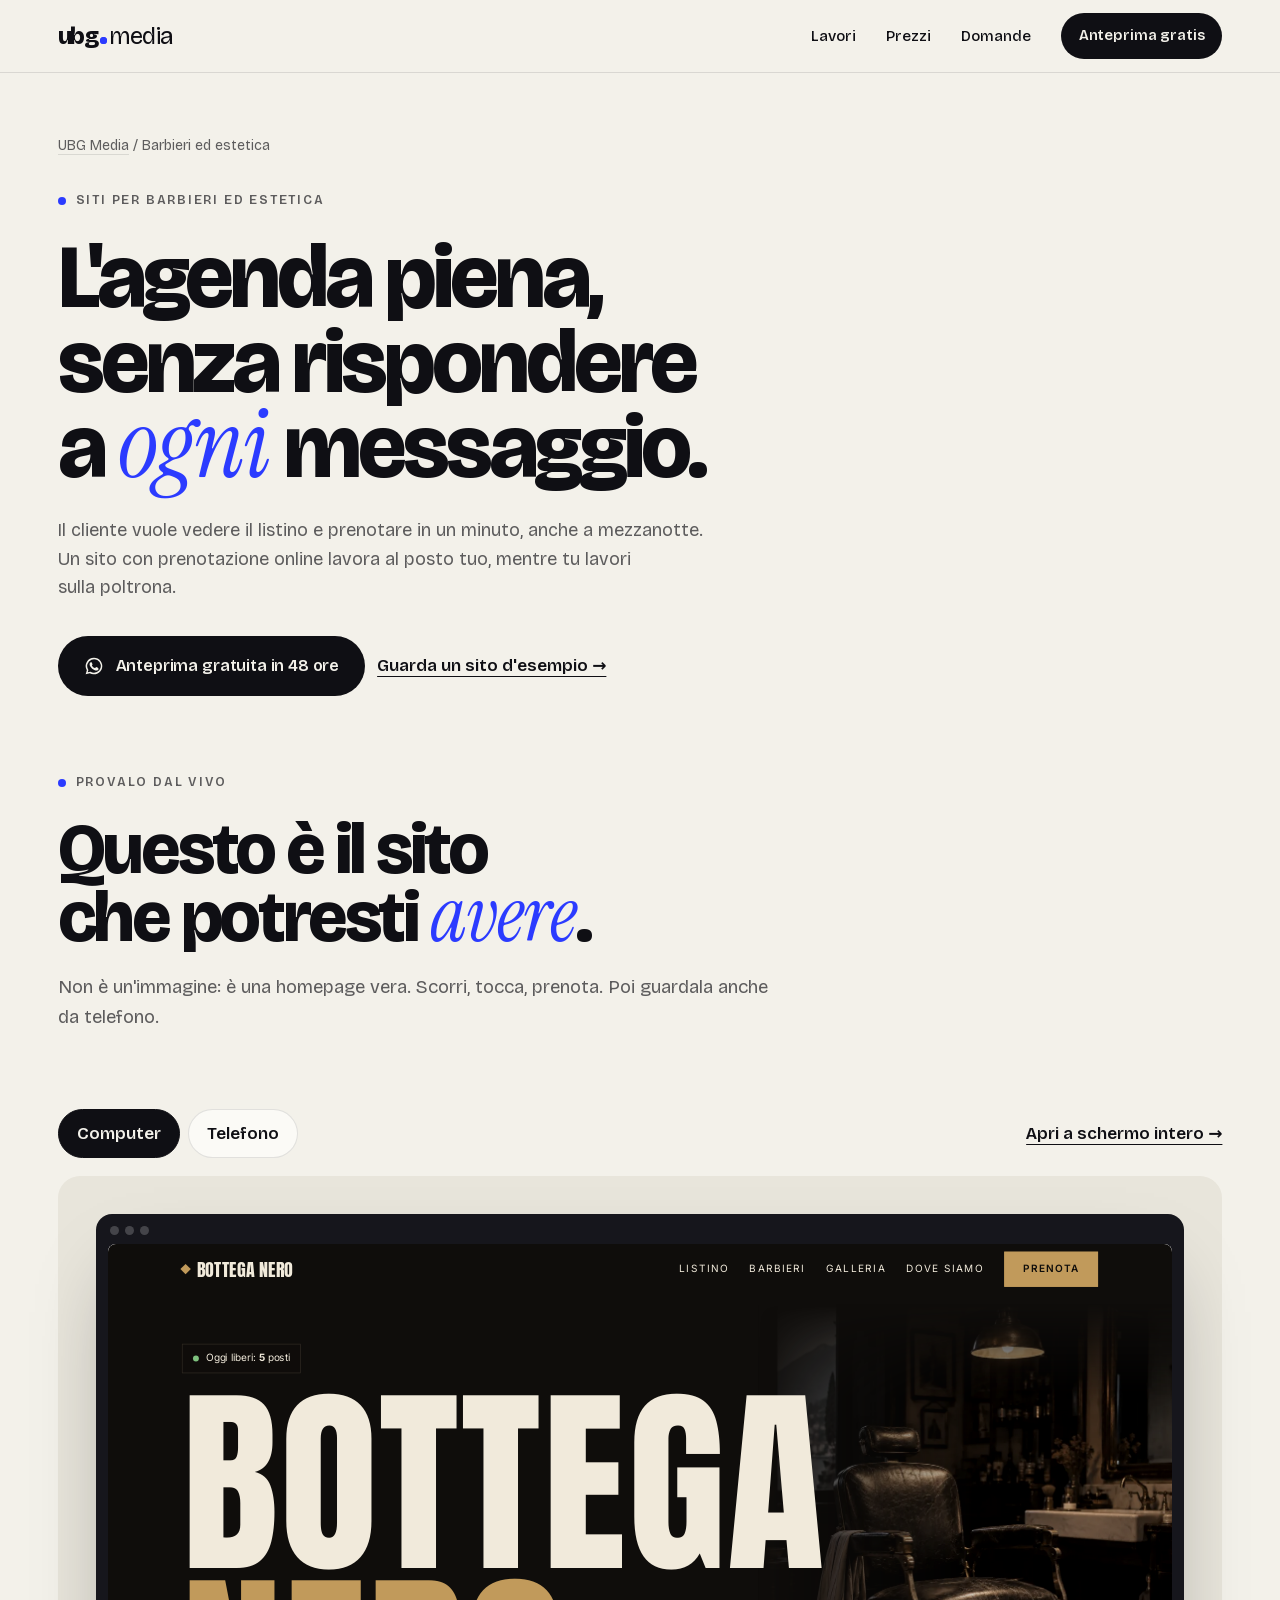
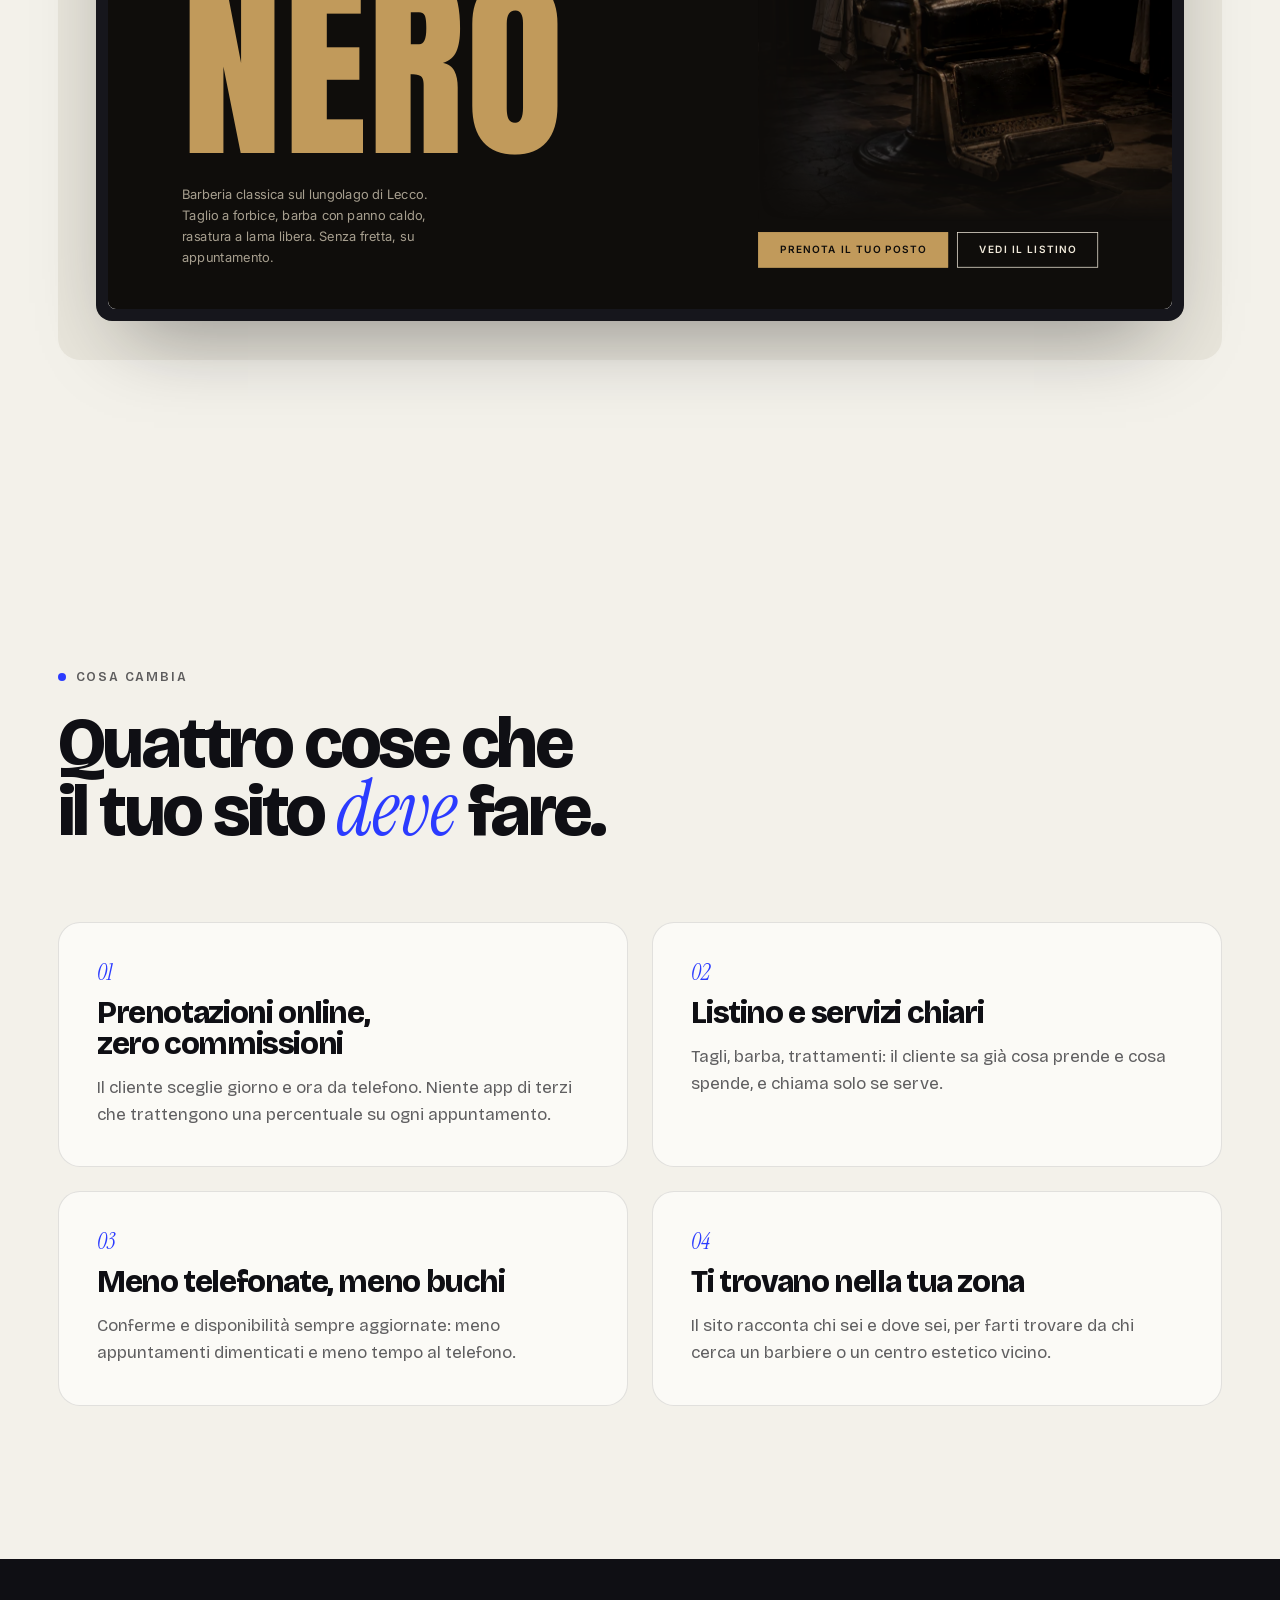
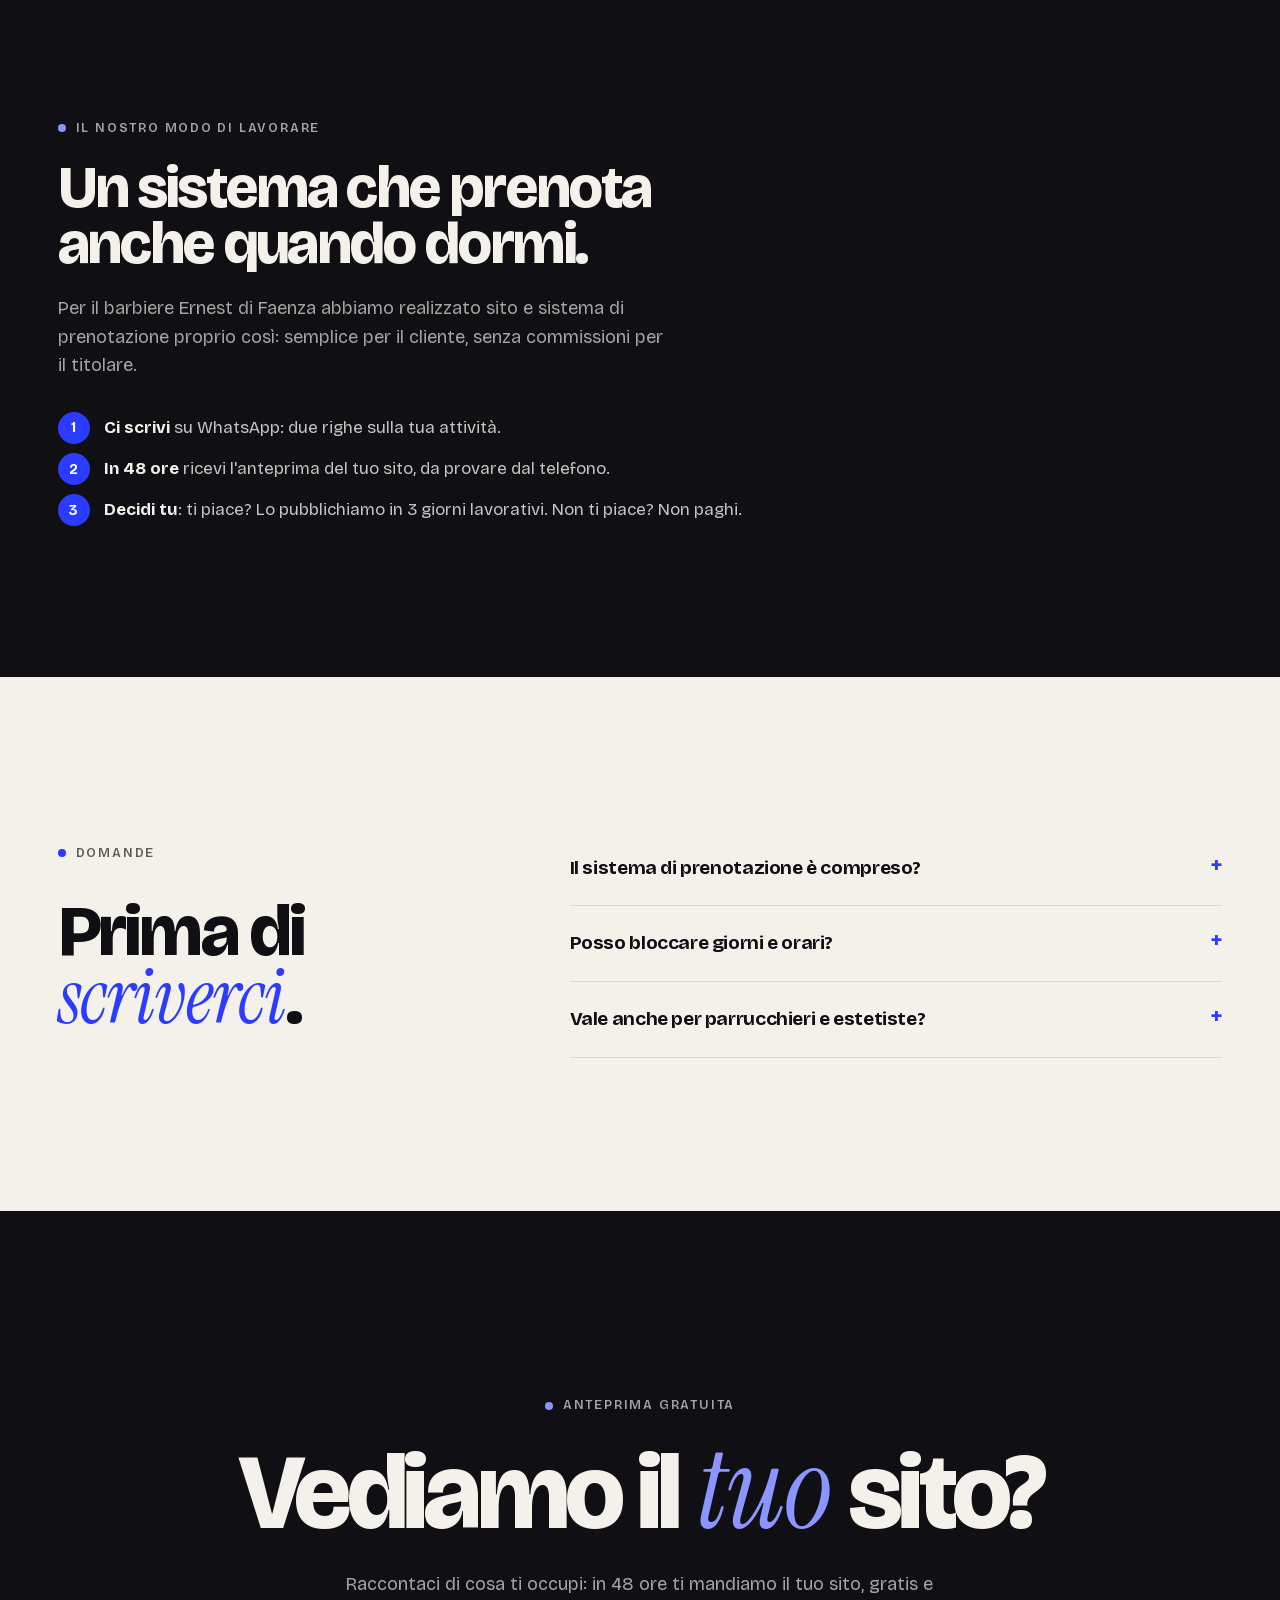
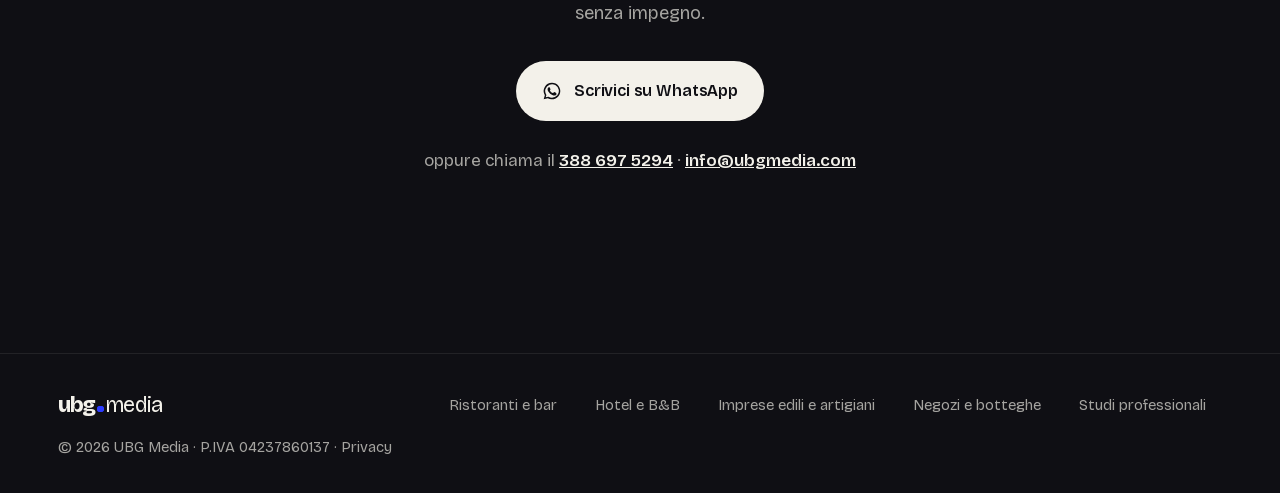
<file: siti-web-barbieri-estetica/index.html>
<!doctype html>
<html lang="it">
<head>
<meta charset="utf-8">
<meta name="viewport" content="width=device-width,initial-scale=1,viewport-fit=cover">
<title>Sito web per barbieri, parrucchieri e centri estetici | UBG Media</title>
<meta name="description" content="Sito per barbieri, parrucchieri e centri estetici con prenotazione online, listino chiaro e zero commissioni. Anteprima gratuita in 48 ore, preventivo senza impegno.">
<link rel="canonical" href="https://ubgmedia.com/siti-web-barbieri-estetica/">
<meta name="theme-color" content="#F3F1EA">
<meta property="og:type" content="website">
<meta property="og:locale" content="it_IT">
<meta property="og:site_name" content="UBG Media">
<meta property="og:url" content="https://ubgmedia.com/siti-web-barbieri-estetica/">
<meta property="og:title" content="Sito web per barbieri, parrucchieri e centri estetici | UBG Media">
<meta property="og:description" content="Sito per barbieri, parrucchieri e centri estetici con prenotazione online, listino chiaro e zero commissioni. Anteprima gratuita in 48 ore, preventivo senza impegno.">
<meta property="og:image" content="https://ubgmedia.com/og.jpg">
<meta name="twitter:card" content="summary_large_image">
<link rel="icon" href="/favicon.svg" type="image/svg+xml">
<link rel="apple-touch-icon" href="/apple-touch-icon.png">
<link rel="preload" href="/fonts/bricolage.woff2" as="font" type="font/woff2" crossorigin>
<link rel="stylesheet" href="/s.css">
<script type="application/ld+json">{"@context":"https://schema.org","@graph":[{"@type":"Service","@id":"https://ubgmedia.com/siti-web-barbieri-estetica/#servizio","name":"Realizzazione sito web per barbieri e centri estetici","serviceType":"Realizzazione siti web","provider":{"@id":"https://ubgmedia.com/#org"},"areaServed":"IT","audience":{"@type":"Audience","audienceType":"Barbieri ed estetica"},"description":"Sito per barbieri, parrucchieri e centri estetici con prenotazione online, listino chiaro e zero commissioni. Anteprima gratuita in 48 ore, preventivo senza impegno.","url":"https://ubgmedia.com/siti-web-barbieri-estetica/"},{"@type":"BreadcrumbList","itemListElement":[{"@type":"ListItem","position":1,"name":"UBG Media","item":"https://ubgmedia.com/"},{"@type":"ListItem","position":2,"name":"Barbieri ed estetica","item":"https://ubgmedia.com/siti-web-barbieri-estetica/"}]},{"@type":"FAQPage","mainEntity":[{"@type":"Question","name":"Il sistema di prenotazione è compreso?","acceptedAnswer":{"@type":"Answer","text":"Dipende dal pacchetto: la versione con prenotazioni include calendario e conferme. Ti facciamo un preventivo gratuito su misura."}},{"@type":"Question","name":"Posso bloccare giorni e orari?","acceptedAnswer":{"@type":"Answer","text":"Sì, chi gestisce l'agenda decide orari, pause e giorni di chiusura."}},{"@type":"Question","name":"Vale anche per parrucchieri e estetiste?","acceptedAnswer":{"@type":"Answer","text":"Sì: la stessa struttura funziona per saloni, centri estetici e studi di tatuaggi."}}]}]}</script>
</head>
<body>
<a class="skip" href="#main">Vai al contenuto</a>
<header class="hd on" id="hd"><div class="wrap">
<a class="logo" href="/" aria-label="ubgmedia, pagina iniziale"><span>ubg</span><i class="dot" aria-hidden="true"></i><span class="lt">media</span></a>
<nav class="nav" aria-label="Principale"><a href="/#lavori">Lavori</a><a href="/#prezzi">Prezzi</a><a href="/#domande">Domande</a><a class="btn" href="https://wa.me/393886975294?text=Ciao!%20Vorrei%20l%27anteprima%20gratuita%20del%20sito%20per%20la%20mia%20attivit%C3%A0%20(Barbieri%20ed%20estetica)." target="_blank" rel="noopener">Anteprima gratis</a></nav>
</div></header>
<main id="main">
<section class="p-hero"><div class="wrap">
<nav class="p-bc" aria-label="Percorso"><a href="/">UBG Media</a> <span aria-hidden="true">/</span> <span>Barbieri ed estetica</span></nav>
<span class="eyebrow">Siti per barbieri ed estetica</span>
<h1><span>L'agenda piena,</span> <span>senza rispondere</span> <span>a <em>ogni</em> messaggio.</span></h1>
<p class="lead">Il cliente vuole vedere il listino e prenotare in un minuto, anche a mezzanotte. Un sito con prenotazione online lavora al posto tuo, mentre tu lavori sulla poltrona.</p>
<div class="ctas"><a class="btn" href="https://wa.me/393886975294?text=Ciao!%20Vorrei%20l%27anteprima%20gratuita%20del%20sito%20per%20la%20mia%20attivit%C3%A0%20(Barbieri%20ed%20estetica)." target="_blank" rel="noopener"><svg viewBox="0 0 24 24" fill="currentColor" aria-hidden="true"><path d="M12 2a10 10 0 0 0-8.6 15.1L2 22l5-1.3A10 10 0 1 0 12 2Zm0 18.2a8.2 8.2 0 0 1-4.2-1.2l-.3-.2-3 .8.8-2.9-.2-.3A8.2 8.2 0 1 1 12 20.2Zm4.5-6.1c-.2-.1-1.5-.7-1.7-.8s-.4-.1-.6.1-.7.8-.8 1-.3.2-.5.1a6.7 6.7 0 0 1-3.3-2.9c-.3-.4.2-.4.6-1.3a.5.5 0 0 0 0-.5l-.8-1.8c-.2-.5-.4-.4-.6-.4h-.5a1 1 0 0 0-.7.3 3 3 0 0 0-.9 2.2 5.2 5.2 0 0 0 1.1 2.7 11.8 11.8 0 0 0 4.5 4c1.7.7 2.3.8 3.2.6a2.7 2.7 0 0 0 1.8-1.2 2.2 2.2 0 0 0 .1-1.3c0-.1-.2-.2-.4-.3Z"/></svg>Anteprima gratuita in 48 ore</a><a class="p-ghost" href="/demo/barbiere/">Guarda un sito d'esempio →</a></div>
</div></section>

<section class="sec" id="esempio" style="padding-top:0"><div class="wrap">
<div class="sec-h"><span class="eyebrow">Provalo dal vivo</span><h2>Questo è il sito che potresti <em>avere</em>.</h2><p>Non è un'immagine: è una homepage vera. Scorri, tocca, prenota. Poi guardala anche da telefono.</p></div>
<div class="lv" data-src="/demo/barbiere/?mock=1">
<div class="lv-t" role="group" aria-label="Dispositivo"><button type="button" class="on" data-m="d">Computer</button><button type="button" data-m="m">Telefono</button><a href="/demo/barbiere/">Apri a schermo intero →</a></div>
<div class="lv-s"><div class="lv-f"><div class="mk-bar"><i></i><i></i><i></i></div><div class="lv-v"><iframe title="Demo: sito per barbieri ed estetica" loading="lazy" width="1440" height="900"></iframe></div></div></div>
</div></div></section>

<section class="sec"><div class="wrap">
<div class="sec-h"><span class="eyebrow">Cosa cambia</span><h2>Quattro cose che il tuo sito <em>deve</em> fare.</h2></div>
<ul class="p-grid"><li class="p-card rv"><span class="p-n">01</span><h3>Prenotazioni online, zero commissioni</h3><p>Il cliente sceglie giorno e ora da telefono. Niente app di terzi che trattengono una percentuale su ogni appuntamento.</p></li><li class="p-card rv"><span class="p-n">02</span><h3>Listino e servizi chiari</h3><p>Tagli, barba, trattamenti: il cliente sa già cosa prende e cosa spende, e chiama solo se serve.</p></li><li class="p-card rv"><span class="p-n">03</span><h3>Meno telefonate, meno buchi</h3><p>Conferme e disponibilità sempre aggiornate: meno appuntamenti dimenticati e meno tempo al telefono.</p></li><li class="p-card rv"><span class="p-n">04</span><h3>Ti trovano nella tua zona</h3><p>Il sito racconta chi sei e dove sei, per farti trovare da chi cerca un barbiere o un centro estetico vicino.</p></li></ul>
</div></section>


<section class="sec dark"><div class="wrap p-split">
<div class="rv"><span class="eyebrow">Il nostro modo di lavorare</span><h2>Un sistema che prenota anche quando dormi.</h2><p class="lead">Per il barbiere Ernest di Faenza abbiamo realizzato sito e sistema di prenotazione proprio così: semplice per il cliente, senza commissioni per il titolare.</p>
<ol class="p-steps"><li><b>Ci scrivi</b> su WhatsApp: due righe sulla tua attività.</li><li><b>In 48 ore</b> ricevi l'anteprima del tuo sito, da provare dal telefono.</li><li><b>Decidi tu</b>: ti piace? Lo pubblichiamo in 3 giorni lavorativi. Non ti piace? Non paghi.</li></ol></div>
</div></section>

<section class="sec" id="domande"><div class="wrap p-faq">
<div class="sec-h"><span class="eyebrow">Domande</span><h2>Prima di <em>scriverci</em>.</h2></div>
<div><details class="p-q"><summary>Il sistema di prenotazione è compreso?</summary><p>Dipende dal pacchetto: la versione con prenotazioni include calendario e conferme. Ti facciamo un preventivo gratuito su misura.</p></details><details class="p-q"><summary>Posso bloccare giorni e orari?</summary><p>Sì, chi gestisce l&#x27;agenda decide orari, pause e giorni di chiusura.</p></details><details class="p-q"><summary>Vale anche per parrucchieri e estetiste?</summary><p>Sì: la stessa struttura funziona per saloni, centri estetici e studi di tatuaggi.</p></details></div>
</div></section>

<section class="end dark" id="contatti"><div class="wrap">
<span class="eyebrow">Anteprima gratuita</span>
<h2>Vediamo il <em>tuo</em> sito?</h2>
<p class="lead">Raccontaci di cosa ti occupi: in 48 ore ti mandiamo il tuo sito, gratis e senza impegno.</p>
<div class="ctas"><a class="btn" href="https://wa.me/393886975294?text=Ciao!%20Vorrei%20l%27anteprima%20gratuita%20del%20sito%20per%20la%20mia%20attivit%C3%A0%20(Barbieri%20ed%20estetica)." target="_blank" rel="noopener"><svg viewBox="0 0 24 24" fill="currentColor" aria-hidden="true"><path d="M12 2a10 10 0 0 0-8.6 15.1L2 22l5-1.3A10 10 0 1 0 12 2Zm0 18.2a8.2 8.2 0 0 1-4.2-1.2l-.3-.2-3 .8.8-2.9-.2-.3A8.2 8.2 0 1 1 12 20.2Zm4.5-6.1c-.2-.1-1.5-.7-1.7-.8s-.4-.1-.6.1-.7.8-.8 1-.3.2-.5.1a6.7 6.7 0 0 1-3.3-2.9c-.3-.4.2-.4.6-1.3a.5.5 0 0 0 0-.5l-.8-1.8c-.2-.5-.4-.4-.6-.4h-.5a1 1 0 0 0-.7.3 3 3 0 0 0-.9 2.2 5.2 5.2 0 0 0 1.1 2.7 11.8 11.8 0 0 0 4.5 4c1.7.7 2.3.8 3.2.6a2.7 2.7 0 0 0 1.8-1.2 2.2 2.2 0 0 0 .1-1.3c0-.1-.2-.2-.4-.3Z"/></svg>Scrivici su WhatsApp</a></div>
<p class="alt">oppure chiama il <a href="tel:+393886975294">388 697 5294</a> · <a href="mailto:info@ubgmedia.com">info@ubgmedia.com</a></p>
</div></section>
</main>
<footer class="ft"><div class="wrap">
<a class="logo" href="/" aria-label="ubgmedia, pagina iniziale"><span>ubg</span><i class="dot" aria-hidden="true"></i><span class="lt">media</span></a>
<nav aria-label="Altri settori"><a href="/siti-web-ristoranti/">Ristoranti e bar</a><a href="/siti-web-hotel-bnb/">Hotel e B&amp;B</a><a href="/siti-web-imprese-edili/">Imprese edili e artigiani</a><a href="/siti-web-negozi/">Negozi e botteghe</a><a href="/siti-web-studi-professionali/">Studi professionali</a></nav>
<p>© 2026 UBG Media · P.IVA 04237860137 · <a href="/privacy">Privacy</a></p>
</div></footer>
<script>
(()=>{const b=document.querySelector('.lv');if(!b)return;const f=b.querySelector('.lv-f'),v=b.querySelector('.lv-v'),i=b.querySelector('iframe');let m=false,loaded=false;
const fit=()=>{const w=v.clientWidth,bw=m?390:1440,bh=m?844:900,k=w/bw;v.style.height=(bh*k)+'px';i.style.width=bw+'px';i.style.height=bh+'px';i.style.transform='scale('+k+')'};
const load=()=>{if(loaded)return;loaded=true;i.src=b.dataset.src};
new IntersectionObserver(([e])=>{if(e.isIntersecting){load();fit()}},{rootMargin:'300px'}).observe(b);
b.querySelectorAll('button').forEach(x=>x.addEventListener('click',()=>{m=x.dataset.m==='m';f.classList.toggle('m',m);b.querySelectorAll('button').forEach(y=>y.classList.toggle('on',y===x));setTimeout(fit,620);fit()}));
addEventListener('resize',fit);fit()})();
</script>
</body></html>
</file>
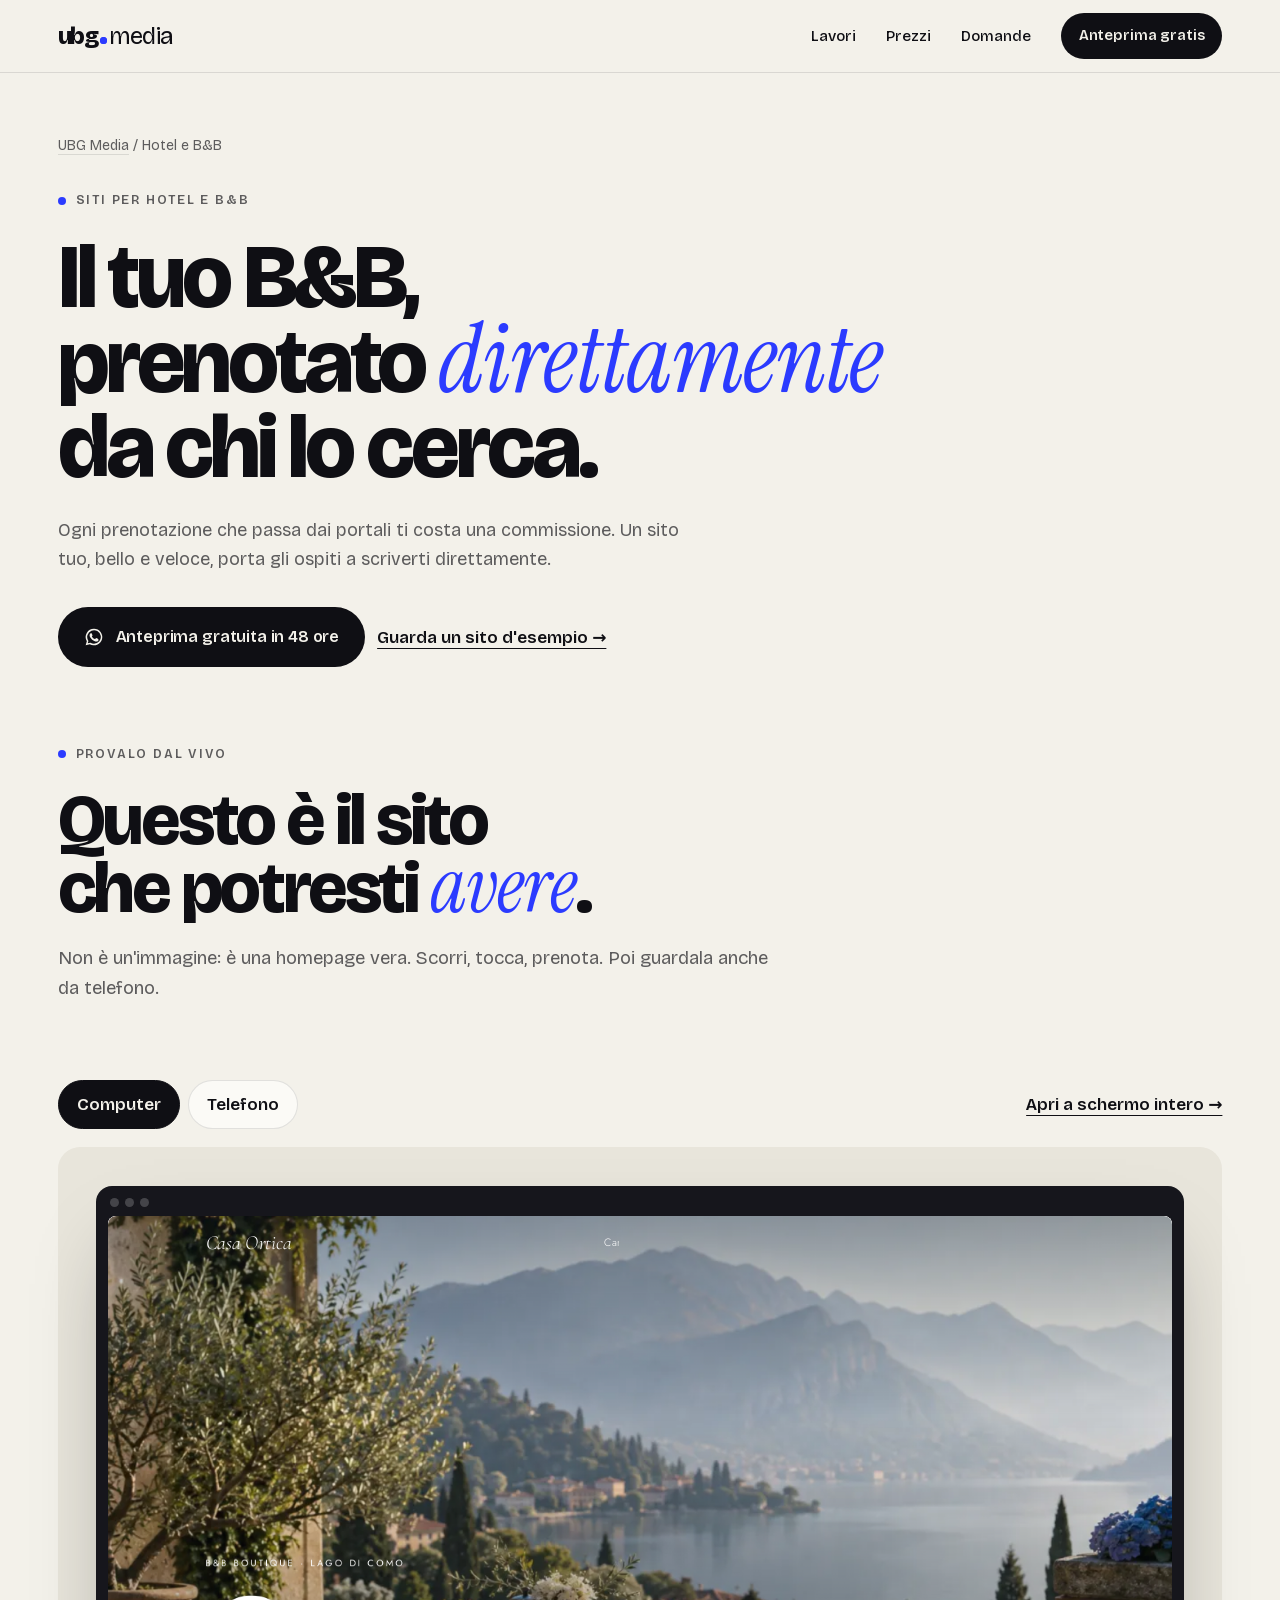
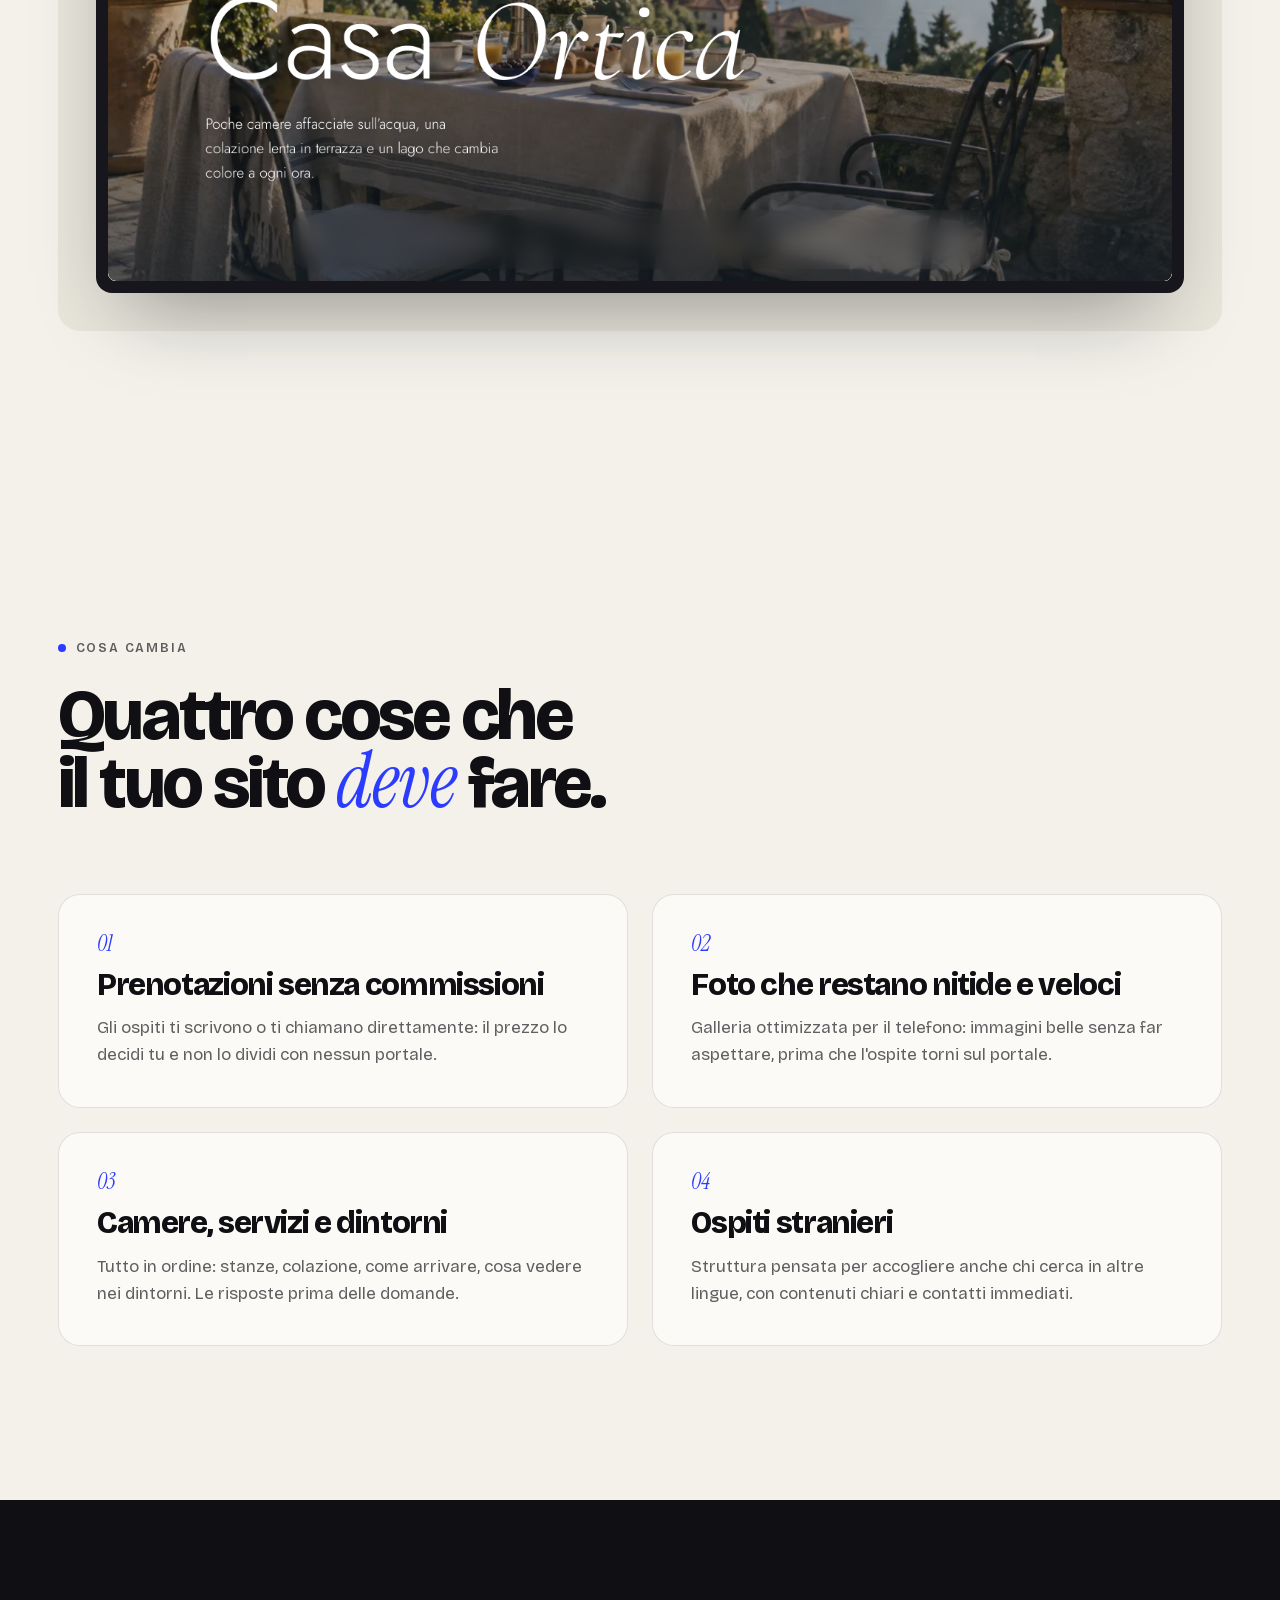
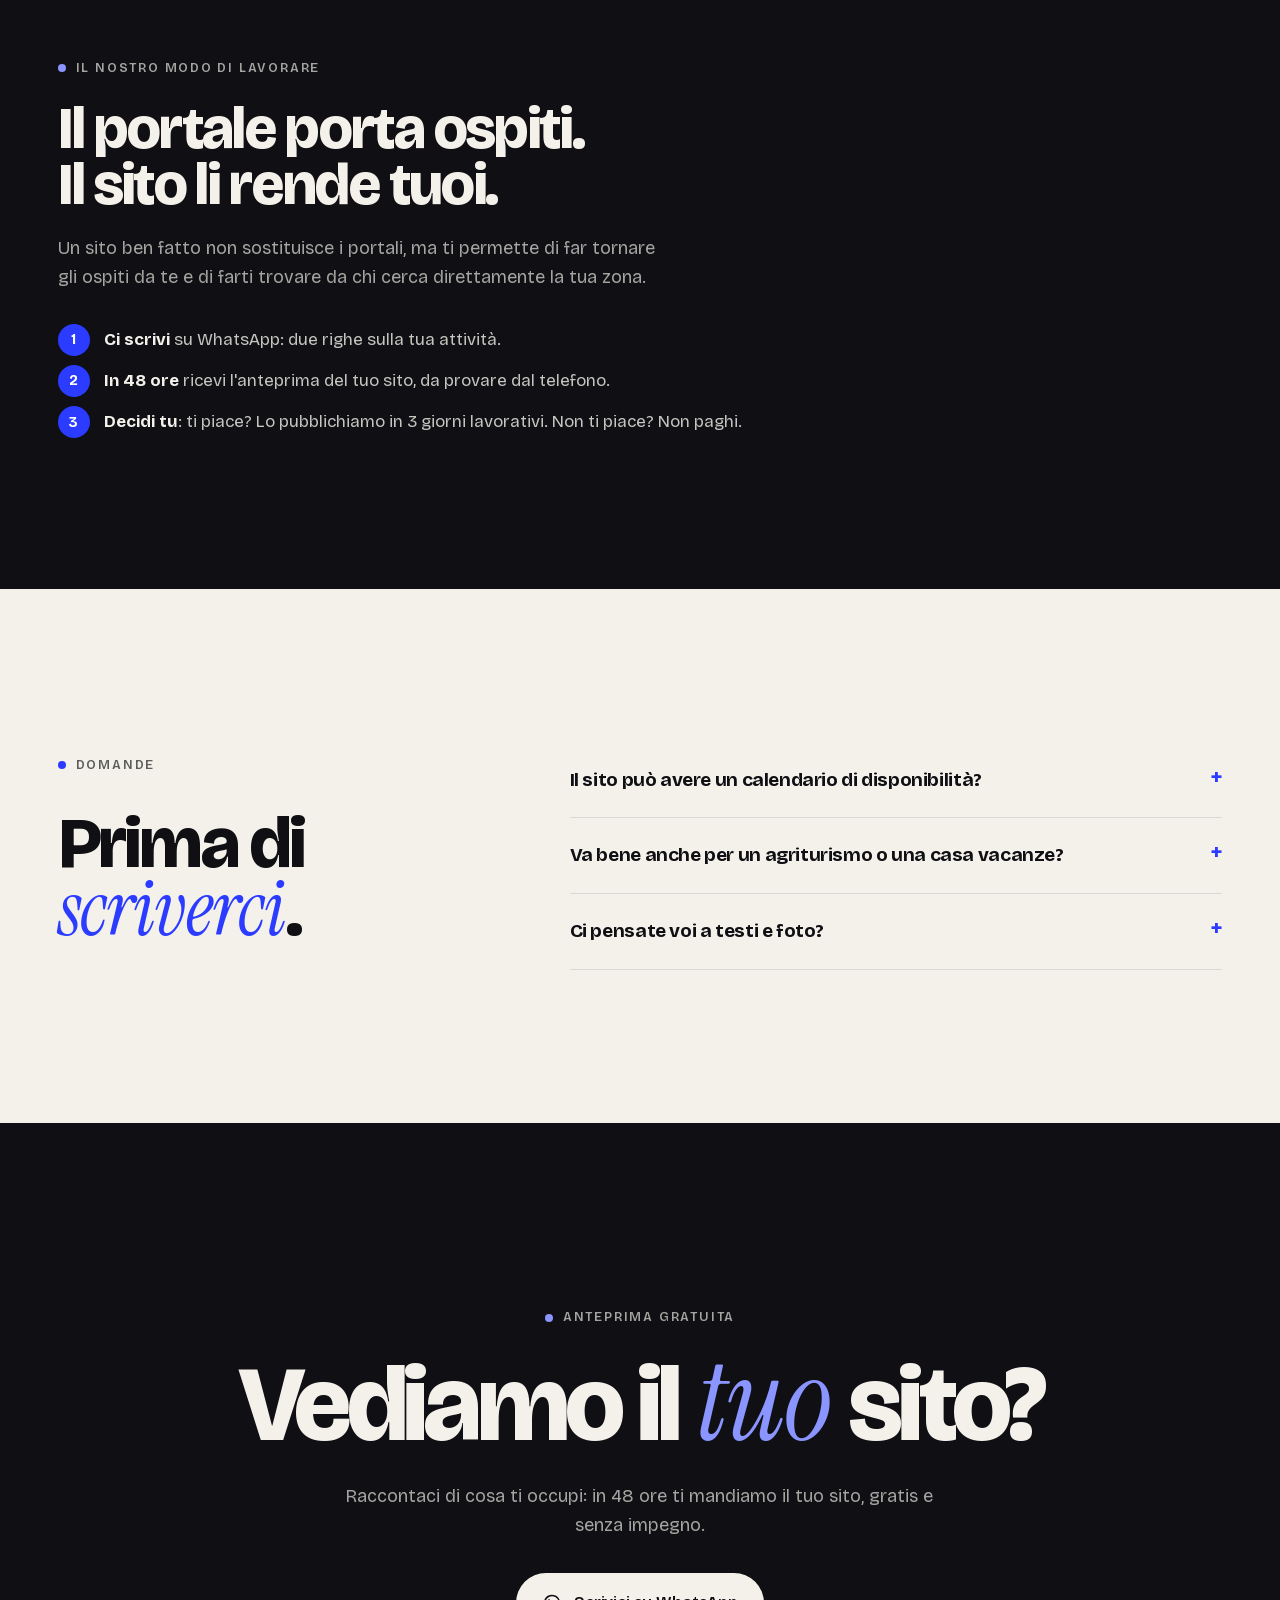
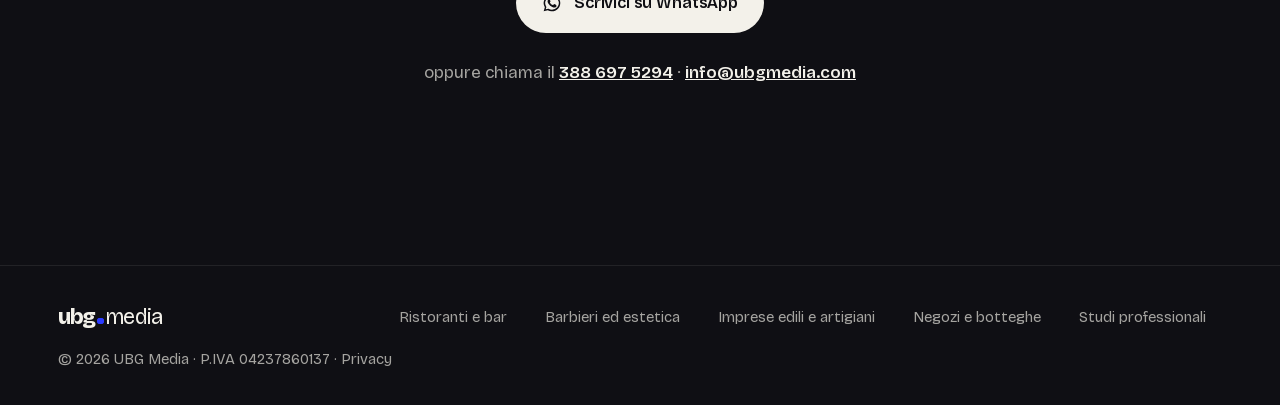
<file: siti-web-hotel-bnb/index.html>
<!doctype html>
<html lang="it">
<head>
<meta charset="utf-8">
<meta name="viewport" content="width=device-width,initial-scale=1,viewport-fit=cover">
<title>Sito web per B&amp;B, hotel e agriturismi: più prenotazioni dirette | UBG Media</title>
<meta name="description" content="Sito per B&amp;B, hotel e agriturismi: prenotazioni dirette senza commissioni, galleria fotografica veloce, visibile su Google. Anteprima gratuita in 48 ore.">
<link rel="canonical" href="https://ubgmedia.com/siti-web-hotel-bnb/">
<meta name="theme-color" content="#F3F1EA">
<meta property="og:type" content="website">
<meta property="og:locale" content="it_IT">
<meta property="og:site_name" content="UBG Media">
<meta property="og:url" content="https://ubgmedia.com/siti-web-hotel-bnb/">
<meta property="og:title" content="Sito web per B&amp;B, hotel e agriturismi: più prenotazioni dirette | UBG Media">
<meta property="og:description" content="Sito per B&amp;B, hotel e agriturismi: prenotazioni dirette senza commissioni, galleria fotografica veloce, visibile su Google. Anteprima gratuita in 48 ore.">
<meta property="og:image" content="https://ubgmedia.com/og.jpg">
<meta name="twitter:card" content="summary_large_image">
<link rel="icon" href="/favicon.svg" type="image/svg+xml">
<link rel="apple-touch-icon" href="/apple-touch-icon.png">
<link rel="preload" href="/fonts/bricolage.woff2" as="font" type="font/woff2" crossorigin>
<link rel="stylesheet" href="/s.css">
<script type="application/ld+json">{"@context":"https://schema.org","@graph":[{"@type":"Service","@id":"https://ubgmedia.com/siti-web-hotel-bnb/#servizio","name":"Realizzazione sito web per B&B e hotel","serviceType":"Realizzazione siti web","provider":{"@id":"https://ubgmedia.com/#org"},"areaServed":"IT","audience":{"@type":"Audience","audienceType":"Hotel e B&B"},"description":"Sito per B&B, hotel e agriturismi: prenotazioni dirette senza commissioni, galleria fotografica veloce, visibile su Google. Anteprima gratuita in 48 ore.","url":"https://ubgmedia.com/siti-web-hotel-bnb/"},{"@type":"BreadcrumbList","itemListElement":[{"@type":"ListItem","position":1,"name":"UBG Media","item":"https://ubgmedia.com/"},{"@type":"ListItem","position":2,"name":"Hotel e B&B","item":"https://ubgmedia.com/siti-web-hotel-bnb/"}]},{"@type":"FAQPage","mainEntity":[{"@type":"Question","name":"Il sito può avere un calendario di disponibilità?","acceptedAnswer":{"@type":"Answer","text":"Sì, se ti serve lo colleghiamo a un sistema di prenotazione. Se preferisci, basta un pulsante per scrivere su WhatsApp."}},{"@type":"Question","name":"Va bene anche per un agriturismo o una casa vacanze?","acceptedAnswer":{"@type":"Answer","text":"Sì: la struttura si adatta a B&B, hotel piccoli, agriturismi e case vacanza."}},{"@type":"Question","name":"Ci pensate voi a testi e foto?","acceptedAnswer":{"@type":"Answer","text":"I testi li scriviamo noi partendo da ciò che ci racconti. Le foto ce le mandi tu: le ottimizziamo per farle caricare in un attimo."}}]}]}</script>
</head>
<body>
<a class="skip" href="#main">Vai al contenuto</a>
<header class="hd on" id="hd"><div class="wrap">
<a class="logo" href="/" aria-label="ubgmedia, pagina iniziale"><span>ubg</span><i class="dot" aria-hidden="true"></i><span class="lt">media</span></a>
<nav class="nav" aria-label="Principale"><a href="/#lavori">Lavori</a><a href="/#prezzi">Prezzi</a><a href="/#domande">Domande</a><a class="btn" href="https://wa.me/393886975294?text=Ciao!%20Vorrei%20l%27anteprima%20gratuita%20del%20sito%20per%20la%20mia%20attivit%C3%A0%20(Hotel%20e%20B&B)." target="_blank" rel="noopener">Anteprima gratis</a></nav>
</div></header>
<main id="main">
<section class="p-hero"><div class="wrap">
<nav class="p-bc" aria-label="Percorso"><a href="/">UBG Media</a> <span aria-hidden="true">/</span> <span>Hotel e B&amp;B</span></nav>
<span class="eyebrow">Siti per hotel e b&amp;b</span>
<h1><span>Il tuo B&B,</span> <span>prenotato <em>direttamente</em></span> <span>da chi lo cerca.</span></h1>
<p class="lead">Ogni prenotazione che passa dai portali ti costa una commissione. Un sito tuo, bello e veloce, porta gli ospiti a scriverti direttamente.</p>
<div class="ctas"><a class="btn" href="https://wa.me/393886975294?text=Ciao!%20Vorrei%20l%27anteprima%20gratuita%20del%20sito%20per%20la%20mia%20attivit%C3%A0%20(Hotel%20e%20B&B)." target="_blank" rel="noopener"><svg viewBox="0 0 24 24" fill="currentColor" aria-hidden="true"><path d="M12 2a10 10 0 0 0-8.6 15.1L2 22l5-1.3A10 10 0 1 0 12 2Zm0 18.2a8.2 8.2 0 0 1-4.2-1.2l-.3-.2-3 .8.8-2.9-.2-.3A8.2 8.2 0 1 1 12 20.2Zm4.5-6.1c-.2-.1-1.5-.7-1.7-.8s-.4-.1-.6.1-.7.8-.8 1-.3.2-.5.1a6.7 6.7 0 0 1-3.3-2.9c-.3-.4.2-.4.6-1.3a.5.5 0 0 0 0-.5l-.8-1.8c-.2-.5-.4-.4-.6-.4h-.5a1 1 0 0 0-.7.3 3 3 0 0 0-.9 2.2 5.2 5.2 0 0 0 1.1 2.7 11.8 11.8 0 0 0 4.5 4c1.7.7 2.3.8 3.2.6a2.7 2.7 0 0 0 1.8-1.2 2.2 2.2 0 0 0 .1-1.3c0-.1-.2-.2-.4-.3Z"/></svg>Anteprima gratuita in 48 ore</a><a class="p-ghost" href="/demo/hotel/">Guarda un sito d'esempio →</a></div>
</div></section>

<section class="sec" id="esempio" style="padding-top:0"><div class="wrap">
<div class="sec-h"><span class="eyebrow">Provalo dal vivo</span><h2>Questo è il sito che potresti <em>avere</em>.</h2><p>Non è un'immagine: è una homepage vera. Scorri, tocca, prenota. Poi guardala anche da telefono.</p></div>
<div class="lv" data-src="/demo/hotel/?mock=1">
<div class="lv-t" role="group" aria-label="Dispositivo"><button type="button" class="on" data-m="d">Computer</button><button type="button" data-m="m">Telefono</button><a href="/demo/hotel/">Apri a schermo intero →</a></div>
<div class="lv-s"><div class="lv-f"><div class="mk-bar"><i></i><i></i><i></i></div><div class="lv-v"><iframe title="Demo: sito per hotel e b&amp;b" loading="lazy" width="1440" height="900"></iframe></div></div></div>
</div></div></section>

<section class="sec"><div class="wrap">
<div class="sec-h"><span class="eyebrow">Cosa cambia</span><h2>Quattro cose che il tuo sito <em>deve</em> fare.</h2></div>
<ul class="p-grid"><li class="p-card rv"><span class="p-n">01</span><h3>Prenotazioni senza commissioni</h3><p>Gli ospiti ti scrivono o ti chiamano direttamente: il prezzo lo decidi tu e non lo dividi con nessun portale.</p></li><li class="p-card rv"><span class="p-n">02</span><h3>Foto che restano nitide e veloci</h3><p>Galleria ottimizzata per il telefono: immagini belle senza far aspettare, prima che l&#x27;ospite torni sul portale.</p></li><li class="p-card rv"><span class="p-n">03</span><h3>Camere, servizi e dintorni</h3><p>Tutto in ordine: stanze, colazione, come arrivare, cosa vedere nei dintorni. Le risposte prima delle domande.</p></li><li class="p-card rv"><span class="p-n">04</span><h3>Ospiti stranieri</h3><p>Struttura pensata per accogliere anche chi cerca in altre lingue, con contenuti chiari e contatti immediati.</p></li></ul>
</div></section>


<section class="sec dark"><div class="wrap p-split">
<div class="rv"><span class="eyebrow">Il nostro modo di lavorare</span><h2>Il portale porta ospiti. Il sito li rende tuoi.</h2><p class="lead">Un sito ben fatto non sostituisce i portali, ma ti permette di far tornare gli ospiti da te e di farti trovare da chi cerca direttamente la tua zona.</p>
<ol class="p-steps"><li><b>Ci scrivi</b> su WhatsApp: due righe sulla tua attività.</li><li><b>In 48 ore</b> ricevi l'anteprima del tuo sito, da provare dal telefono.</li><li><b>Decidi tu</b>: ti piace? Lo pubblichiamo in 3 giorni lavorativi. Non ti piace? Non paghi.</li></ol></div>
</div></section>

<section class="sec" id="domande"><div class="wrap p-faq">
<div class="sec-h"><span class="eyebrow">Domande</span><h2>Prima di <em>scriverci</em>.</h2></div>
<div><details class="p-q"><summary>Il sito può avere un calendario di disponibilità?</summary><p>Sì, se ti serve lo colleghiamo a un sistema di prenotazione. Se preferisci, basta un pulsante per scrivere su WhatsApp.</p></details><details class="p-q"><summary>Va bene anche per un agriturismo o una casa vacanze?</summary><p>Sì: la struttura si adatta a B&amp;B, hotel piccoli, agriturismi e case vacanza.</p></details><details class="p-q"><summary>Ci pensate voi a testi e foto?</summary><p>I testi li scriviamo noi partendo da ciò che ci racconti. Le foto ce le mandi tu: le ottimizziamo per farle caricare in un attimo.</p></details></div>
</div></section>

<section class="end dark" id="contatti"><div class="wrap">
<span class="eyebrow">Anteprima gratuita</span>
<h2>Vediamo il <em>tuo</em> sito?</h2>
<p class="lead">Raccontaci di cosa ti occupi: in 48 ore ti mandiamo il tuo sito, gratis e senza impegno.</p>
<div class="ctas"><a class="btn" href="https://wa.me/393886975294?text=Ciao!%20Vorrei%20l%27anteprima%20gratuita%20del%20sito%20per%20la%20mia%20attivit%C3%A0%20(Hotel%20e%20B&B)." target="_blank" rel="noopener"><svg viewBox="0 0 24 24" fill="currentColor" aria-hidden="true"><path d="M12 2a10 10 0 0 0-8.6 15.1L2 22l5-1.3A10 10 0 1 0 12 2Zm0 18.2a8.2 8.2 0 0 1-4.2-1.2l-.3-.2-3 .8.8-2.9-.2-.3A8.2 8.2 0 1 1 12 20.2Zm4.5-6.1c-.2-.1-1.5-.7-1.7-.8s-.4-.1-.6.1-.7.8-.8 1-.3.2-.5.1a6.7 6.7 0 0 1-3.3-2.9c-.3-.4.2-.4.6-1.3a.5.5 0 0 0 0-.5l-.8-1.8c-.2-.5-.4-.4-.6-.4h-.5a1 1 0 0 0-.7.3 3 3 0 0 0-.9 2.2 5.2 5.2 0 0 0 1.1 2.7 11.8 11.8 0 0 0 4.5 4c1.7.7 2.3.8 3.2.6a2.7 2.7 0 0 0 1.8-1.2 2.2 2.2 0 0 0 .1-1.3c0-.1-.2-.2-.4-.3Z"/></svg>Scrivici su WhatsApp</a></div>
<p class="alt">oppure chiama il <a href="tel:+393886975294">388 697 5294</a> · <a href="mailto:info@ubgmedia.com">info@ubgmedia.com</a></p>
</div></section>
</main>
<footer class="ft"><div class="wrap">
<a class="logo" href="/" aria-label="ubgmedia, pagina iniziale"><span>ubg</span><i class="dot" aria-hidden="true"></i><span class="lt">media</span></a>
<nav aria-label="Altri settori"><a href="/siti-web-ristoranti/">Ristoranti e bar</a><a href="/siti-web-barbieri-estetica/">Barbieri ed estetica</a><a href="/siti-web-imprese-edili/">Imprese edili e artigiani</a><a href="/siti-web-negozi/">Negozi e botteghe</a><a href="/siti-web-studi-professionali/">Studi professionali</a></nav>
<p>© 2026 UBG Media · P.IVA 04237860137 · <a href="/privacy">Privacy</a></p>
</div></footer>
<script>
(()=>{const b=document.querySelector('.lv');if(!b)return;const f=b.querySelector('.lv-f'),v=b.querySelector('.lv-v'),i=b.querySelector('iframe');let m=false,loaded=false;
const fit=()=>{const w=v.clientWidth,bw=m?390:1440,bh=m?844:900,k=w/bw;v.style.height=(bh*k)+'px';i.style.width=bw+'px';i.style.height=bh+'px';i.style.transform='scale('+k+')'};
const load=()=>{if(loaded)return;loaded=true;i.src=b.dataset.src};
new IntersectionObserver(([e])=>{if(e.isIntersecting){load();fit()}},{rootMargin:'300px'}).observe(b);
b.querySelectorAll('button').forEach(x=>x.addEventListener('click',()=>{m=x.dataset.m==='m';f.classList.toggle('m',m);b.querySelectorAll('button').forEach(y=>y.classList.toggle('on',y===x));setTimeout(fit,620);fit()}));
addEventListener('resize',fit);fit()})();
</script>
</body></html>
</file>
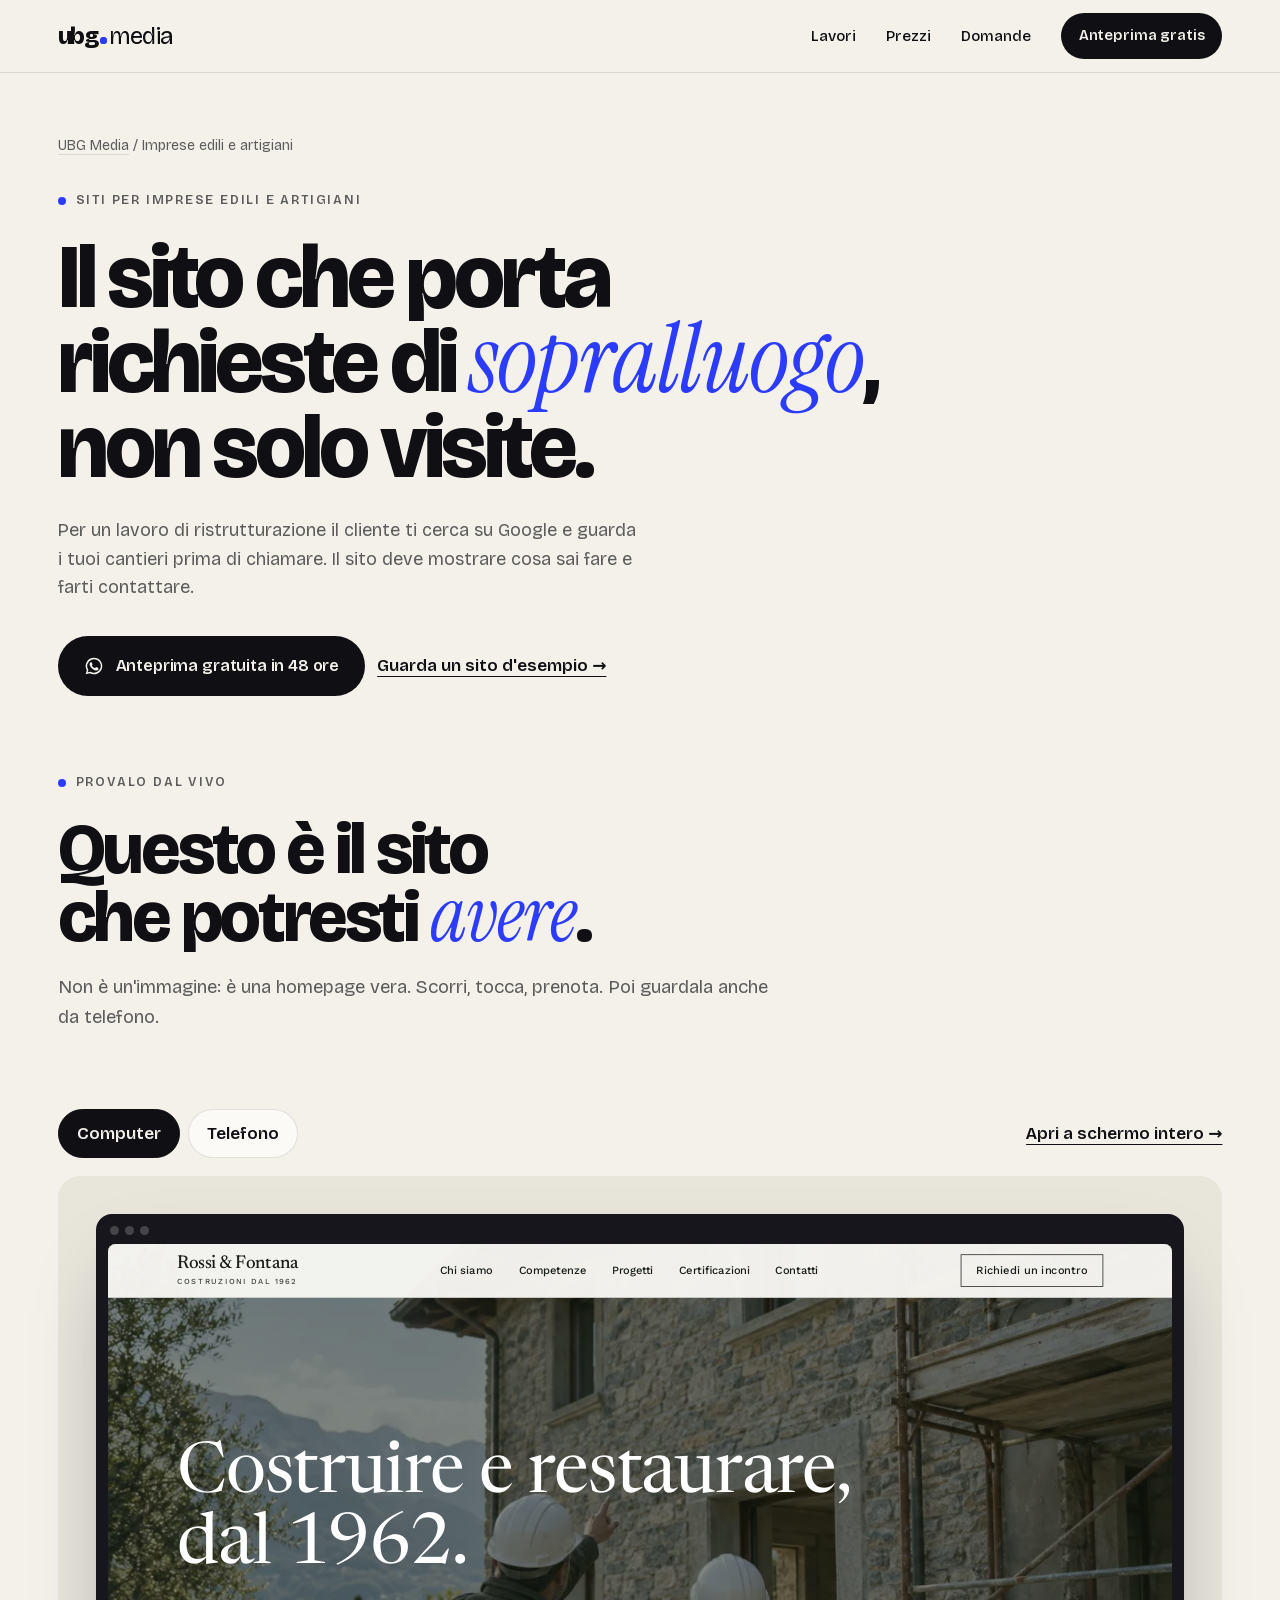
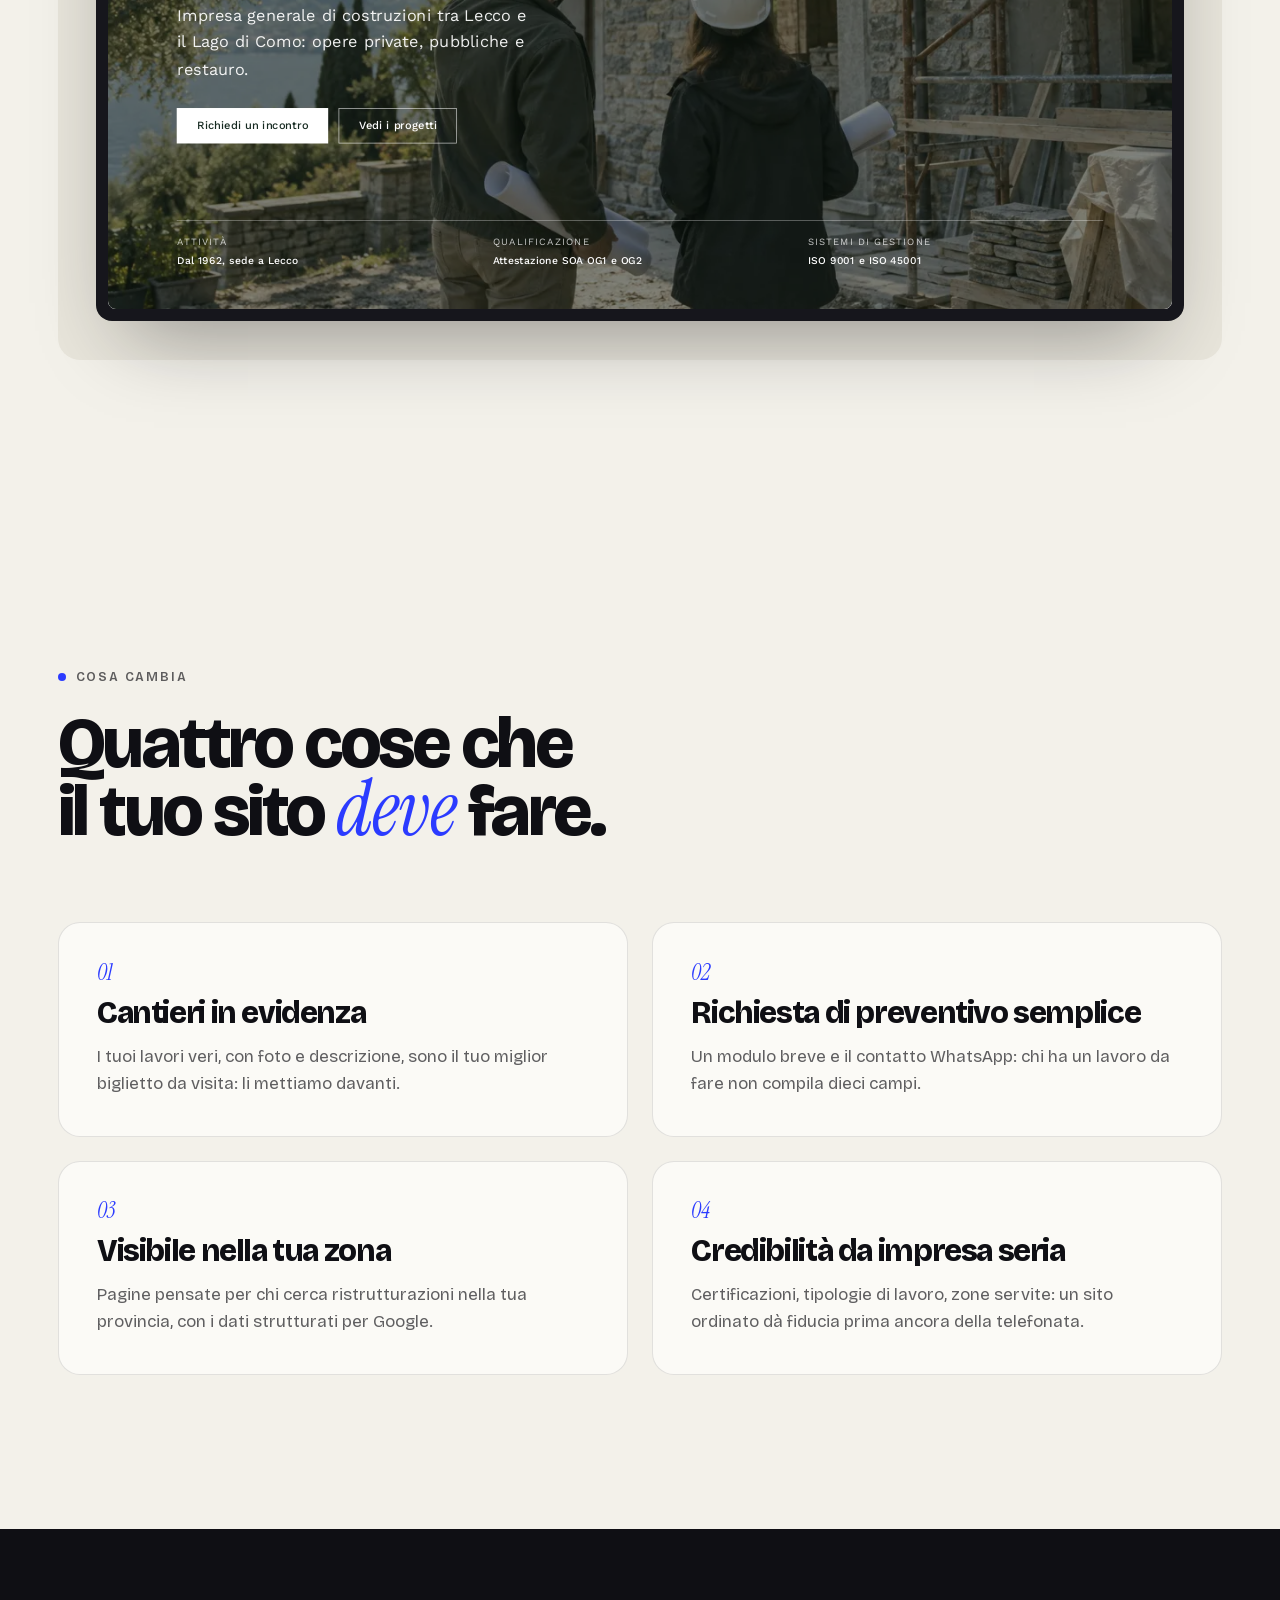
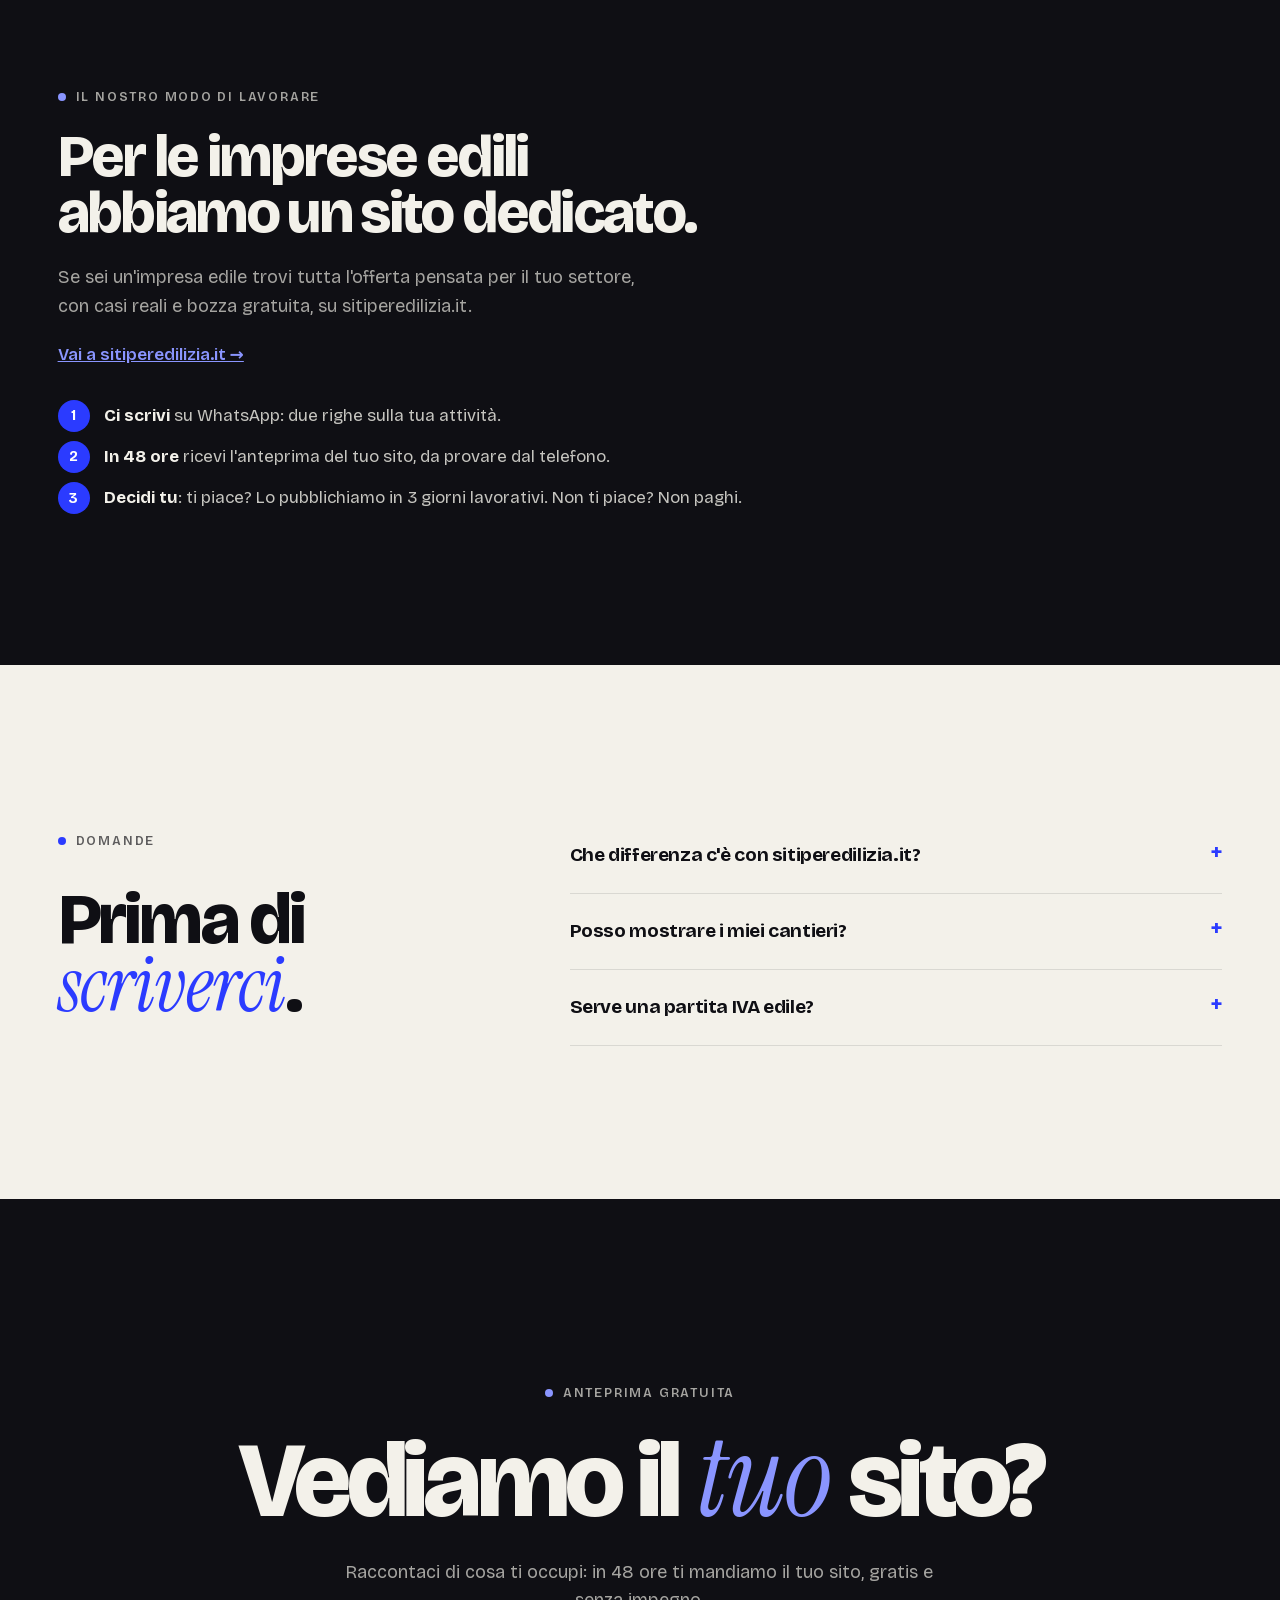
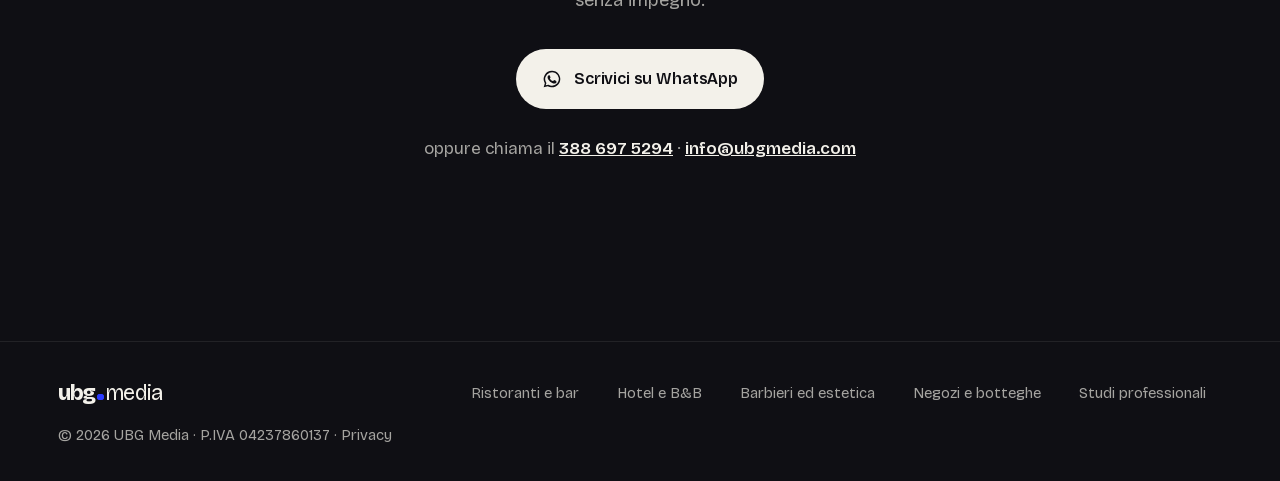
<file: siti-web-imprese-edili/index.html>
<!doctype html>
<html lang="it">
<head>
<meta charset="utf-8">
<meta name="viewport" content="width=device-width,initial-scale=1,viewport-fit=cover">
<title>Sito web per imprese edili e artigiani: più richieste di preventivo | UBG Media</title>
<meta name="description" content="Sito per imprese edili, ristrutturazioni e artigiani: cantieri in evidenza, richieste di preventivo dirette, visibile su Google nella tua zona. Anteprima gratuita in 48 ore.">
<link rel="canonical" href="https://ubgmedia.com/siti-web-imprese-edili/">
<meta name="theme-color" content="#F3F1EA">
<meta property="og:type" content="website">
<meta property="og:locale" content="it_IT">
<meta property="og:site_name" content="UBG Media">
<meta property="og:url" content="https://ubgmedia.com/siti-web-imprese-edili/">
<meta property="og:title" content="Sito web per imprese edili e artigiani: più richieste di preventivo | UBG Media">
<meta property="og:description" content="Sito per imprese edili, ristrutturazioni e artigiani: cantieri in evidenza, richieste di preventivo dirette, visibile su Google nella tua zona. Anteprima gratuita in 48 ore.">
<meta property="og:image" content="https://ubgmedia.com/og.jpg">
<meta name="twitter:card" content="summary_large_image">
<link rel="icon" href="/favicon.svg" type="image/svg+xml">
<link rel="apple-touch-icon" href="/apple-touch-icon.png">
<link rel="preload" href="/fonts/bricolage.woff2" as="font" type="font/woff2" crossorigin>
<link rel="stylesheet" href="/s.css">
<script type="application/ld+json">{"@context":"https://schema.org","@graph":[{"@type":"Service","@id":"https://ubgmedia.com/siti-web-imprese-edili/#servizio","name":"Realizzazione sito web per imprese edili e artigiani","serviceType":"Realizzazione siti web","provider":{"@id":"https://ubgmedia.com/#org"},"areaServed":"IT","audience":{"@type":"Audience","audienceType":"Imprese edili e artigiani"},"description":"Sito per imprese edili, ristrutturazioni e artigiani: cantieri in evidenza, richieste di preventivo dirette, visibile su Google nella tua zona. Anteprima gratuita in 48 ore.","url":"https://ubgmedia.com/siti-web-imprese-edili/"},{"@type":"BreadcrumbList","itemListElement":[{"@type":"ListItem","position":1,"name":"UBG Media","item":"https://ubgmedia.com/"},{"@type":"ListItem","position":2,"name":"Imprese edili e artigiani","item":"https://ubgmedia.com/siti-web-imprese-edili/"}]},{"@type":"FAQPage","mainEntity":[{"@type":"Question","name":"Che differenza c'è con sitiperedilizia.it?","acceptedAnswer":{"@type":"Answer","text":"È il nostro progetto dedicato solo alle imprese edili, con un'offerta specifica. Qui trovi la versione generale per artigiani e professionisti."}},{"@type":"Question","name":"Posso mostrare i miei cantieri?","acceptedAnswer":{"@type":"Answer","text":"Sì: creiamo una sezione lavori con le foto e una breve descrizione di ogni intervento."}},{"@type":"Question","name":"Serve una partita IVA edile?","acceptedAnswer":{"@type":"Answer","text":"No, il sito va bene per imprese, artigiani e professionisti dell'edilizia di ogni dimensione."}}]}]}</script>
</head>
<body>
<a class="skip" href="#main">Vai al contenuto</a>
<header class="hd on" id="hd"><div class="wrap">
<a class="logo" href="/" aria-label="ubgmedia, pagina iniziale"><span>ubg</span><i class="dot" aria-hidden="true"></i><span class="lt">media</span></a>
<nav class="nav" aria-label="Principale"><a href="/#lavori">Lavori</a><a href="/#prezzi">Prezzi</a><a href="/#domande">Domande</a><a class="btn" href="https://wa.me/393886975294?text=Ciao!%20Vorrei%20l%27anteprima%20gratuita%20del%20sito%20per%20la%20mia%20attivit%C3%A0%20(Imprese%20edili%20e%20artigiani)." target="_blank" rel="noopener">Anteprima gratis</a></nav>
</div></header>
<main id="main">
<section class="p-hero"><div class="wrap">
<nav class="p-bc" aria-label="Percorso"><a href="/">UBG Media</a> <span aria-hidden="true">/</span> <span>Imprese edili e artigiani</span></nav>
<span class="eyebrow">Siti per imprese edili e artigiani</span>
<h1><span>Il sito che porta</span> <span>richieste di <em>sopralluogo</em>,</span> <span>non solo visite.</span></h1>
<p class="lead">Per un lavoro di ristrutturazione il cliente ti cerca su Google e guarda i tuoi cantieri prima di chiamare. Il sito deve mostrare cosa sai fare e farti contattare.</p>
<div class="ctas"><a class="btn" href="https://wa.me/393886975294?text=Ciao!%20Vorrei%20l%27anteprima%20gratuita%20del%20sito%20per%20la%20mia%20attivit%C3%A0%20(Imprese%20edili%20e%20artigiani)." target="_blank" rel="noopener"><svg viewBox="0 0 24 24" fill="currentColor" aria-hidden="true"><path d="M12 2a10 10 0 0 0-8.6 15.1L2 22l5-1.3A10 10 0 1 0 12 2Zm0 18.2a8.2 8.2 0 0 1-4.2-1.2l-.3-.2-3 .8.8-2.9-.2-.3A8.2 8.2 0 1 1 12 20.2Zm4.5-6.1c-.2-.1-1.5-.7-1.7-.8s-.4-.1-.6.1-.7.8-.8 1-.3.2-.5.1a6.7 6.7 0 0 1-3.3-2.9c-.3-.4.2-.4.6-1.3a.5.5 0 0 0 0-.5l-.8-1.8c-.2-.5-.4-.4-.6-.4h-.5a1 1 0 0 0-.7.3 3 3 0 0 0-.9 2.2 5.2 5.2 0 0 0 1.1 2.7 11.8 11.8 0 0 0 4.5 4c1.7.7 2.3.8 3.2.6a2.7 2.7 0 0 0 1.8-1.2 2.2 2.2 0 0 0 .1-1.3c0-.1-.2-.2-.4-.3Z"/></svg>Anteprima gratuita in 48 ore</a><a class="p-ghost" href="/demo/edilizia/">Guarda un sito d'esempio →</a></div>
</div></section>

<section class="sec" id="esempio" style="padding-top:0"><div class="wrap">
<div class="sec-h"><span class="eyebrow">Provalo dal vivo</span><h2>Questo è il sito che potresti <em>avere</em>.</h2><p>Non è un'immagine: è una homepage vera. Scorri, tocca, prenota. Poi guardala anche da telefono.</p></div>
<div class="lv" data-src="/demo/edilizia/?mock=1">
<div class="lv-t" role="group" aria-label="Dispositivo"><button type="button" class="on" data-m="d">Computer</button><button type="button" data-m="m">Telefono</button><a href="/demo/edilizia/">Apri a schermo intero →</a></div>
<div class="lv-s"><div class="lv-f"><div class="mk-bar"><i></i><i></i><i></i></div><div class="lv-v"><iframe title="Demo: sito per imprese edili e artigiani" loading="lazy" width="1440" height="900"></iframe></div></div></div>
</div></div></section>

<section class="sec"><div class="wrap">
<div class="sec-h"><span class="eyebrow">Cosa cambia</span><h2>Quattro cose che il tuo sito <em>deve</em> fare.</h2></div>
<ul class="p-grid"><li class="p-card rv"><span class="p-n">01</span><h3>Cantieri in evidenza</h3><p>I tuoi lavori veri, con foto e descrizione, sono il tuo miglior biglietto da visita: li mettiamo davanti.</p></li><li class="p-card rv"><span class="p-n">02</span><h3>Richiesta di preventivo semplice</h3><p>Un modulo breve e il contatto WhatsApp: chi ha un lavoro da fare non compila dieci campi.</p></li><li class="p-card rv"><span class="p-n">03</span><h3>Visibile nella tua zona</h3><p>Pagine pensate per chi cerca ristrutturazioni nella tua provincia, con i dati strutturati per Google.</p></li><li class="p-card rv"><span class="p-n">04</span><h3>Credibilità da impresa seria</h3><p>Certificazioni, tipologie di lavoro, zone servite: un sito ordinato dà fiducia prima ancora della telefonata.</p></li></ul>
</div></section>


<section class="sec dark"><div class="wrap p-split">
<div class="rv"><span class="eyebrow">Il nostro modo di lavorare</span><h2>Per le imprese edili abbiamo un sito dedicato.</h2><p class="lead">Se sei un&#x27;impresa edile trovi tutta l&#x27;offerta pensata per il tuo settore, con casi reali e bozza gratuita, su sitiperedilizia.it.</p><p class="p-x"><a href="https://sitiperedilizia.it/">Vai a sitiperedilizia.it →</a></p>
<ol class="p-steps"><li><b>Ci scrivi</b> su WhatsApp: due righe sulla tua attività.</li><li><b>In 48 ore</b> ricevi l'anteprima del tuo sito, da provare dal telefono.</li><li><b>Decidi tu</b>: ti piace? Lo pubblichiamo in 3 giorni lavorativi. Non ti piace? Non paghi.</li></ol></div>
</div></section>

<section class="sec" id="domande"><div class="wrap p-faq">
<div class="sec-h"><span class="eyebrow">Domande</span><h2>Prima di <em>scriverci</em>.</h2></div>
<div><details class="p-q"><summary>Che differenza c&#x27;è con sitiperedilizia.it?</summary><p>È il nostro progetto dedicato solo alle imprese edili, con un&#x27;offerta specifica. Qui trovi la versione generale per artigiani e professionisti.</p></details><details class="p-q"><summary>Posso mostrare i miei cantieri?</summary><p>Sì: creiamo una sezione lavori con le foto e una breve descrizione di ogni intervento.</p></details><details class="p-q"><summary>Serve una partita IVA edile?</summary><p>No, il sito va bene per imprese, artigiani e professionisti dell&#x27;edilizia di ogni dimensione.</p></details></div>
</div></section>

<section class="end dark" id="contatti"><div class="wrap">
<span class="eyebrow">Anteprima gratuita</span>
<h2>Vediamo il <em>tuo</em> sito?</h2>
<p class="lead">Raccontaci di cosa ti occupi: in 48 ore ti mandiamo il tuo sito, gratis e senza impegno.</p>
<div class="ctas"><a class="btn" href="https://wa.me/393886975294?text=Ciao!%20Vorrei%20l%27anteprima%20gratuita%20del%20sito%20per%20la%20mia%20attivit%C3%A0%20(Imprese%20edili%20e%20artigiani)." target="_blank" rel="noopener"><svg viewBox="0 0 24 24" fill="currentColor" aria-hidden="true"><path d="M12 2a10 10 0 0 0-8.6 15.1L2 22l5-1.3A10 10 0 1 0 12 2Zm0 18.2a8.2 8.2 0 0 1-4.2-1.2l-.3-.2-3 .8.8-2.9-.2-.3A8.2 8.2 0 1 1 12 20.2Zm4.5-6.1c-.2-.1-1.5-.7-1.7-.8s-.4-.1-.6.1-.7.8-.8 1-.3.2-.5.1a6.7 6.7 0 0 1-3.3-2.9c-.3-.4.2-.4.6-1.3a.5.5 0 0 0 0-.5l-.8-1.8c-.2-.5-.4-.4-.6-.4h-.5a1 1 0 0 0-.7.3 3 3 0 0 0-.9 2.2 5.2 5.2 0 0 0 1.1 2.7 11.8 11.8 0 0 0 4.5 4c1.7.7 2.3.8 3.2.6a2.7 2.7 0 0 0 1.8-1.2 2.2 2.2 0 0 0 .1-1.3c0-.1-.2-.2-.4-.3Z"/></svg>Scrivici su WhatsApp</a></div>
<p class="alt">oppure chiama il <a href="tel:+393886975294">388 697 5294</a> · <a href="mailto:info@ubgmedia.com">info@ubgmedia.com</a></p>
</div></section>
</main>
<footer class="ft"><div class="wrap">
<a class="logo" href="/" aria-label="ubgmedia, pagina iniziale"><span>ubg</span><i class="dot" aria-hidden="true"></i><span class="lt">media</span></a>
<nav aria-label="Altri settori"><a href="/siti-web-ristoranti/">Ristoranti e bar</a><a href="/siti-web-hotel-bnb/">Hotel e B&amp;B</a><a href="/siti-web-barbieri-estetica/">Barbieri ed estetica</a><a href="/siti-web-negozi/">Negozi e botteghe</a><a href="/siti-web-studi-professionali/">Studi professionali</a></nav>
<p>© 2026 UBG Media · P.IVA 04237860137 · <a href="/privacy">Privacy</a></p>
</div></footer>
<script>
(()=>{const b=document.querySelector('.lv');if(!b)return;const f=b.querySelector('.lv-f'),v=b.querySelector('.lv-v'),i=b.querySelector('iframe');let m=false,loaded=false;
const fit=()=>{const w=v.clientWidth,bw=m?390:1440,bh=m?844:900,k=w/bw;v.style.height=(bh*k)+'px';i.style.width=bw+'px';i.style.height=bh+'px';i.style.transform='scale('+k+')'};
const load=()=>{if(loaded)return;loaded=true;i.src=b.dataset.src};
new IntersectionObserver(([e])=>{if(e.isIntersecting){load();fit()}},{rootMargin:'300px'}).observe(b);
b.querySelectorAll('button').forEach(x=>x.addEventListener('click',()=>{m=x.dataset.m==='m';f.classList.toggle('m',m);b.querySelectorAll('button').forEach(y=>y.classList.toggle('on',y===x));setTimeout(fit,620);fit()}));
addEventListener('resize',fit);fit()})();
</script>
</body></html>
</file>
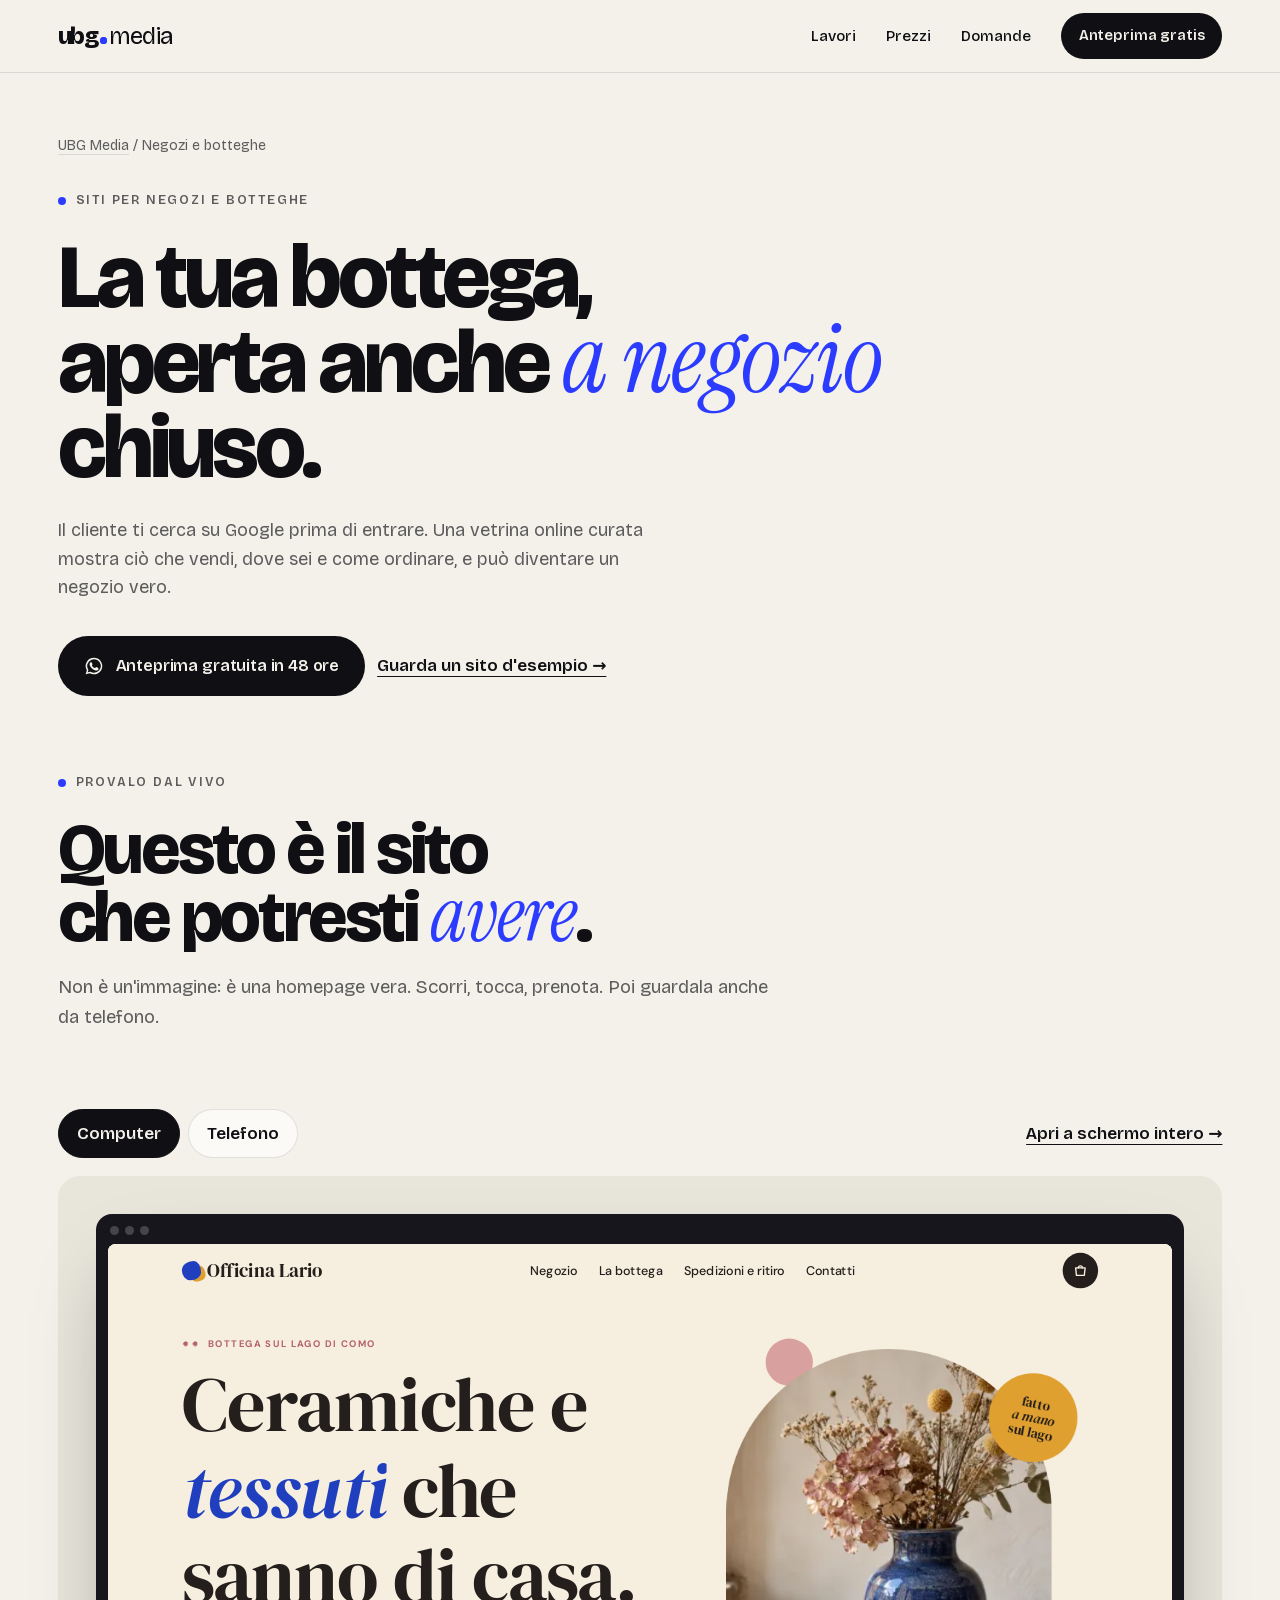
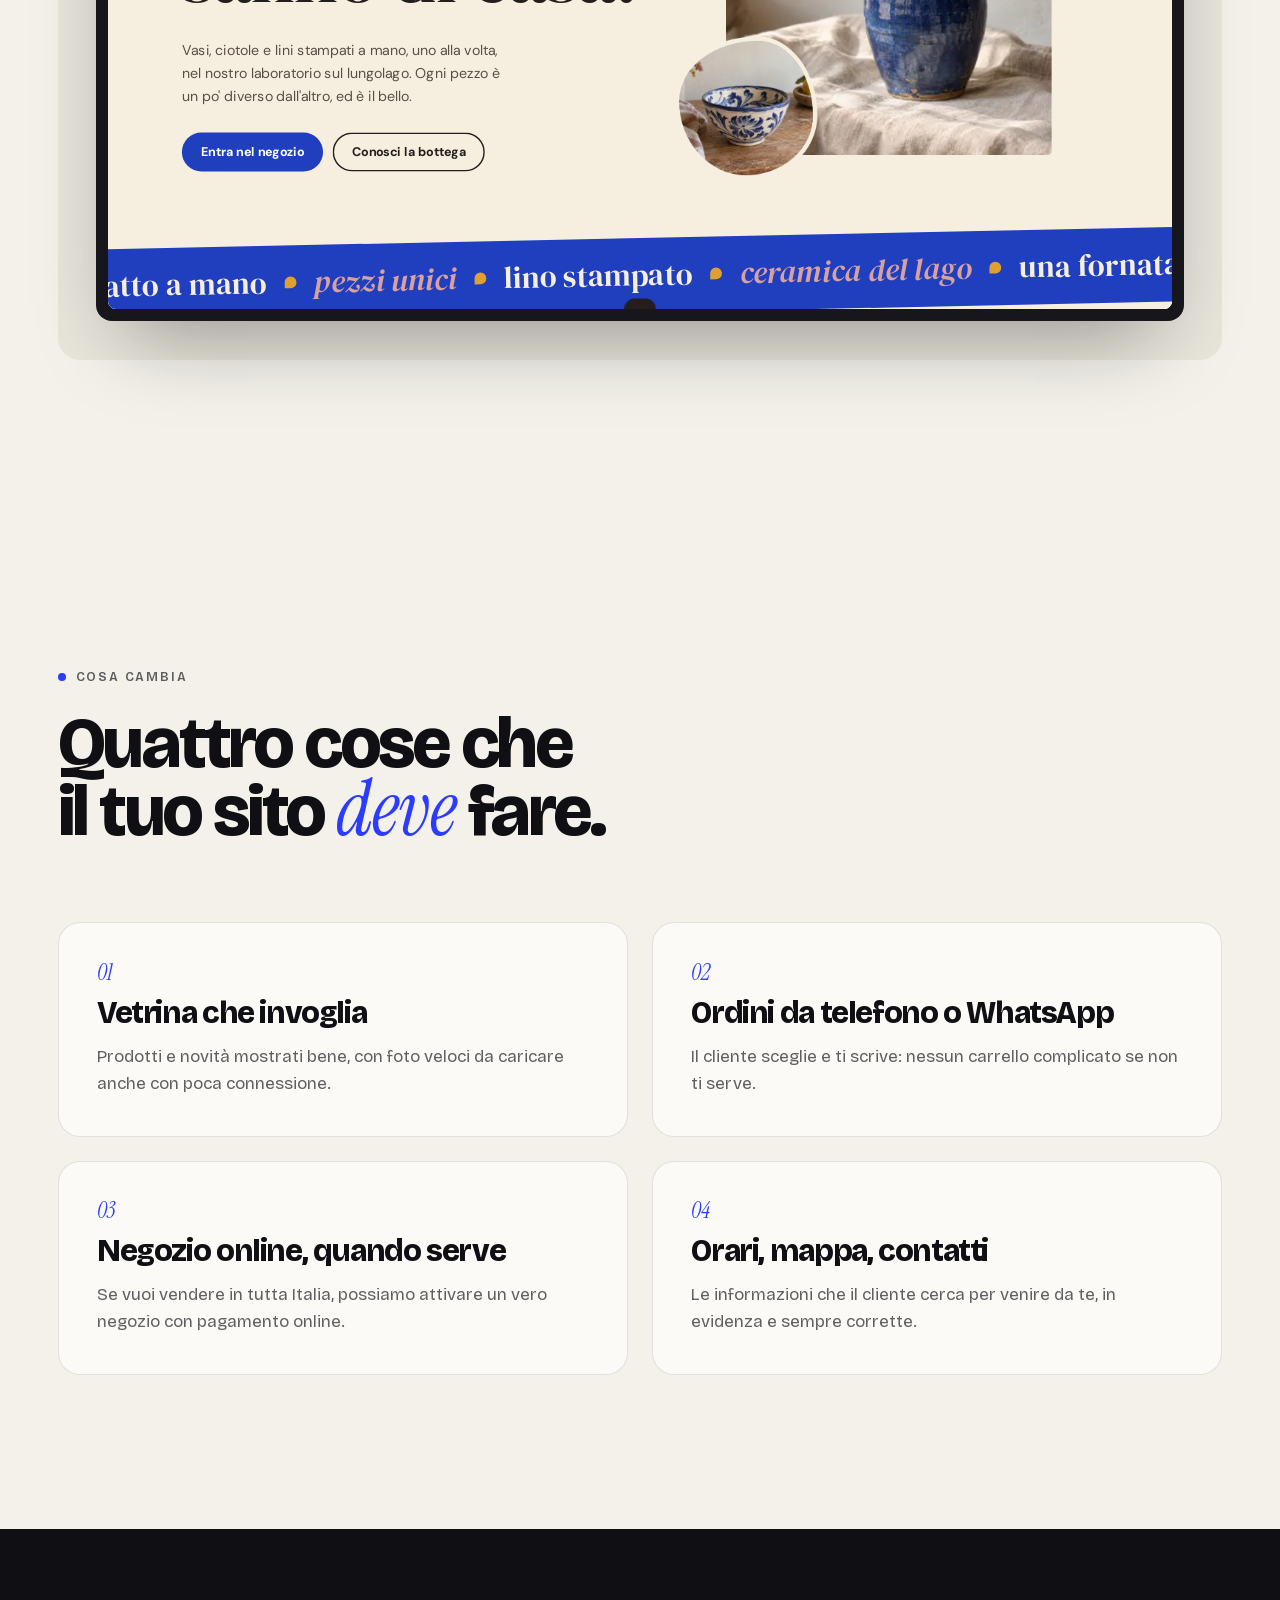
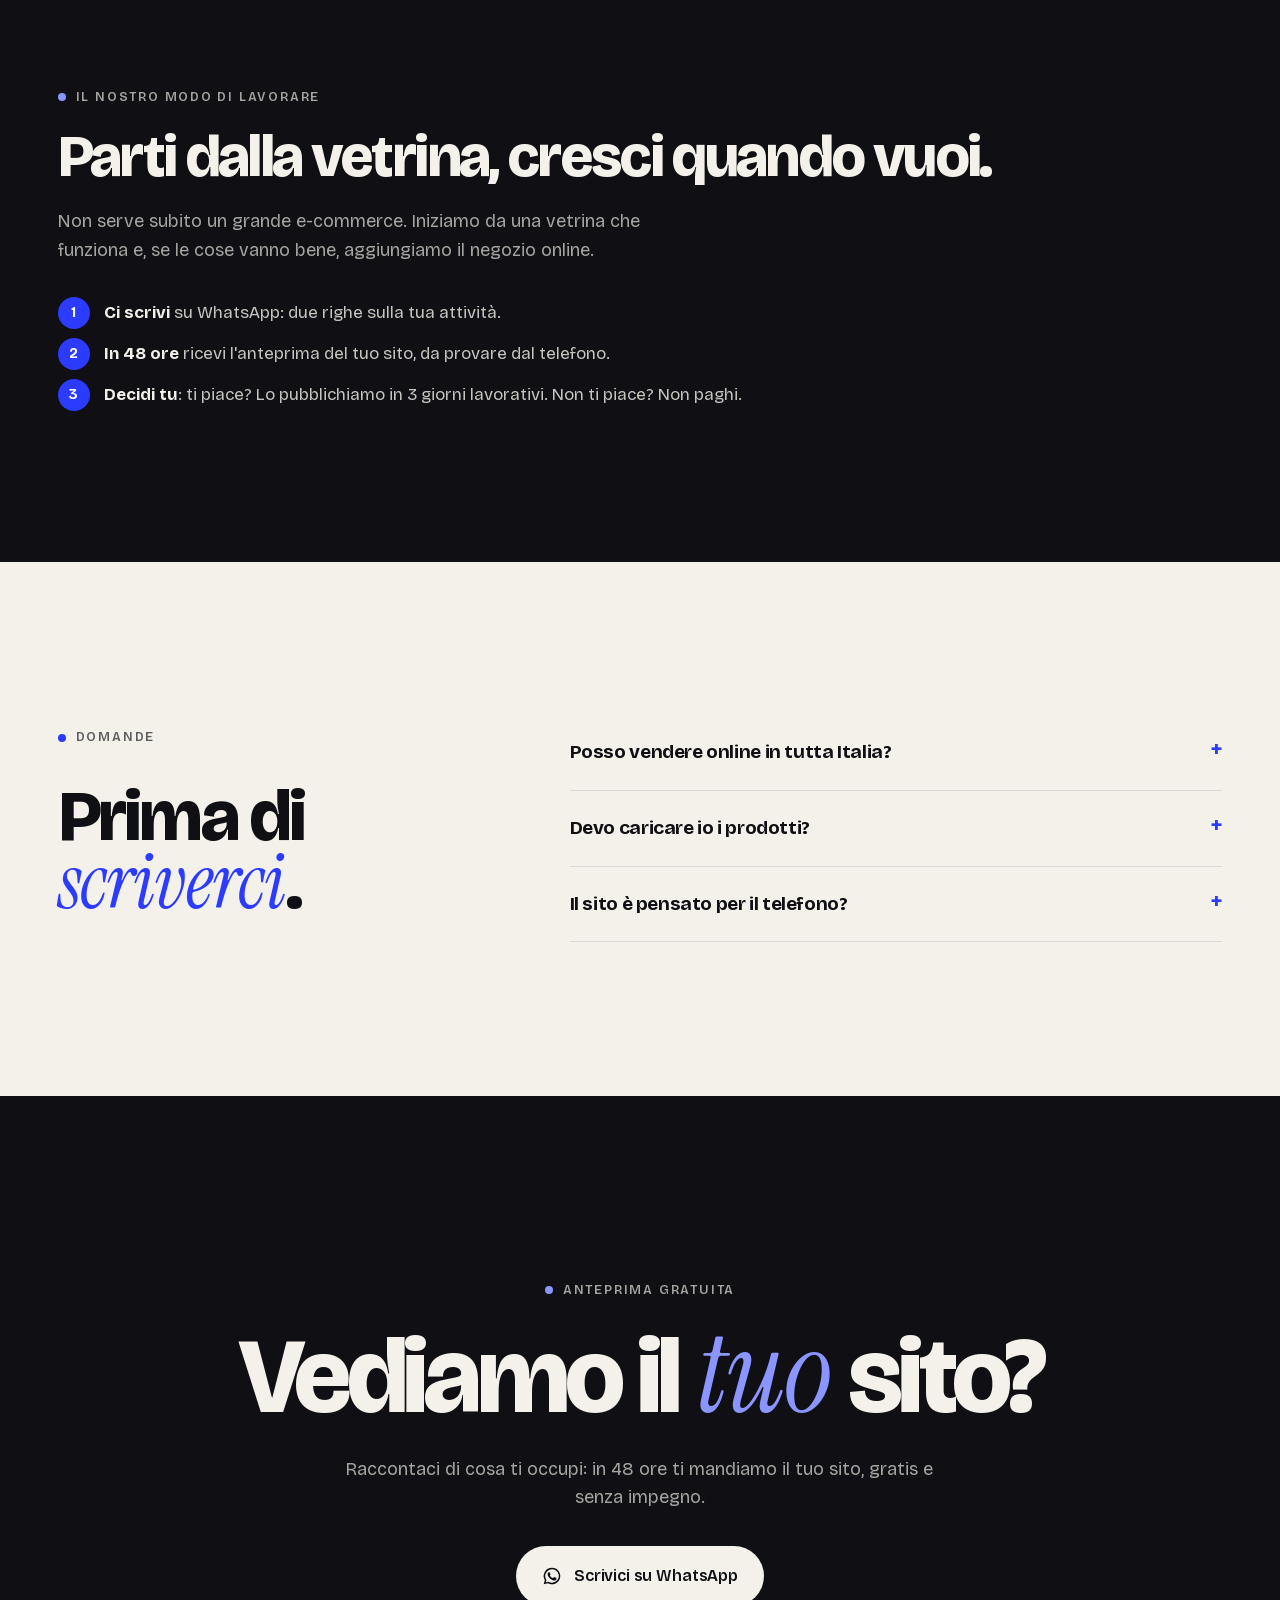
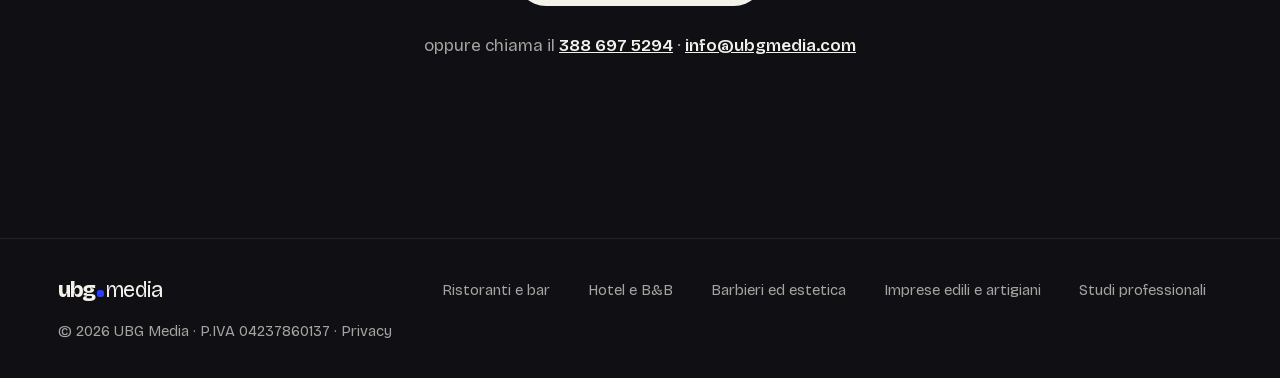
<file: siti-web-negozi/index.html>
<!doctype html>
<html lang="it">
<head>
<meta charset="utf-8">
<meta name="viewport" content="width=device-width,initial-scale=1,viewport-fit=cover">
<title>Sito web e negozio online per botteghe e negozi | UBG Media</title>
<meta name="description" content="Sito vetrina e negozio online per botteghe e negozi di quartiere: prodotti in vetrina, ordini da telefono, visibile su Google. Anteprima gratuita in 48 ore.">
<link rel="canonical" href="https://ubgmedia.com/siti-web-negozi/">
<meta name="theme-color" content="#F3F1EA">
<meta property="og:type" content="website">
<meta property="og:locale" content="it_IT">
<meta property="og:site_name" content="UBG Media">
<meta property="og:url" content="https://ubgmedia.com/siti-web-negozi/">
<meta property="og:title" content="Sito web e negozio online per botteghe e negozi | UBG Media">
<meta property="og:description" content="Sito vetrina e negozio online per botteghe e negozi di quartiere: prodotti in vetrina, ordini da telefono, visibile su Google. Anteprima gratuita in 48 ore.">
<meta property="og:image" content="https://ubgmedia.com/og.jpg">
<meta name="twitter:card" content="summary_large_image">
<link rel="icon" href="/favicon.svg" type="image/svg+xml">
<link rel="apple-touch-icon" href="/apple-touch-icon.png">
<link rel="preload" href="/fonts/bricolage.woff2" as="font" type="font/woff2" crossorigin>
<link rel="stylesheet" href="/s.css">
<script type="application/ld+json">{"@context":"https://schema.org","@graph":[{"@type":"Service","@id":"https://ubgmedia.com/siti-web-negozi/#servizio","name":"Realizzazione sito web per negozi e botteghe","serviceType":"Realizzazione siti web","provider":{"@id":"https://ubgmedia.com/#org"},"areaServed":"IT","audience":{"@type":"Audience","audienceType":"Negozi e botteghe"},"description":"Sito vetrina e negozio online per botteghe e negozi di quartiere: prodotti in vetrina, ordini da telefono, visibile su Google. Anteprima gratuita in 48 ore.","url":"https://ubgmedia.com/siti-web-negozi/"},{"@type":"BreadcrumbList","itemListElement":[{"@type":"ListItem","position":1,"name":"UBG Media","item":"https://ubgmedia.com/"},{"@type":"ListItem","position":2,"name":"Negozi e botteghe","item":"https://ubgmedia.com/siti-web-negozi/"}]},{"@type":"FAQPage","mainEntity":[{"@type":"Question","name":"Posso vendere online in tutta Italia?","acceptedAnswer":{"@type":"Answer","text":"Sì, con il pacchetto negozio online: catalogo, carrello e pagamento. Ti diamo un preventivo su misura."}},{"@type":"Question","name":"Devo caricare io i prodotti?","acceptedAnswer":{"@type":"Answer","text":"Puoi farlo tu oppure ci mandi foto e descrizioni e li carichiamo noi."}},{"@type":"Question","name":"Il sito è pensato per il telefono?","acceptedAnswer":{"@type":"Answer","text":"Sì: la maggior parte dei clienti ti guarderà da telefono, quindi partiamo da lì."}}]}]}</script>
</head>
<body>
<a class="skip" href="#main">Vai al contenuto</a>
<header class="hd on" id="hd"><div class="wrap">
<a class="logo" href="/" aria-label="ubgmedia, pagina iniziale"><span>ubg</span><i class="dot" aria-hidden="true"></i><span class="lt">media</span></a>
<nav class="nav" aria-label="Principale"><a href="/#lavori">Lavori</a><a href="/#prezzi">Prezzi</a><a href="/#domande">Domande</a><a class="btn" href="https://wa.me/393886975294?text=Ciao!%20Vorrei%20l%27anteprima%20gratuita%20del%20sito%20per%20la%20mia%20attivit%C3%A0%20(Negozi%20e%20botteghe)." target="_blank" rel="noopener">Anteprima gratis</a></nav>
</div></header>
<main id="main">
<section class="p-hero"><div class="wrap">
<nav class="p-bc" aria-label="Percorso"><a href="/">UBG Media</a> <span aria-hidden="true">/</span> <span>Negozi e botteghe</span></nav>
<span class="eyebrow">Siti per negozi e botteghe</span>
<h1><span>La tua bottega,</span> <span>aperta anche <em>a negozio</em></span> <span>chiuso.</span></h1>
<p class="lead">Il cliente ti cerca su Google prima di entrare. Una vetrina online curata mostra ciò che vendi, dove sei e come ordinare, e può diventare un negozio vero.</p>
<div class="ctas"><a class="btn" href="https://wa.me/393886975294?text=Ciao!%20Vorrei%20l%27anteprima%20gratuita%20del%20sito%20per%20la%20mia%20attivit%C3%A0%20(Negozi%20e%20botteghe)." target="_blank" rel="noopener"><svg viewBox="0 0 24 24" fill="currentColor" aria-hidden="true"><path d="M12 2a10 10 0 0 0-8.6 15.1L2 22l5-1.3A10 10 0 1 0 12 2Zm0 18.2a8.2 8.2 0 0 1-4.2-1.2l-.3-.2-3 .8.8-2.9-.2-.3A8.2 8.2 0 1 1 12 20.2Zm4.5-6.1c-.2-.1-1.5-.7-1.7-.8s-.4-.1-.6.1-.7.8-.8 1-.3.2-.5.1a6.7 6.7 0 0 1-3.3-2.9c-.3-.4.2-.4.6-1.3a.5.5 0 0 0 0-.5l-.8-1.8c-.2-.5-.4-.4-.6-.4h-.5a1 1 0 0 0-.7.3 3 3 0 0 0-.9 2.2 5.2 5.2 0 0 0 1.1 2.7 11.8 11.8 0 0 0 4.5 4c1.7.7 2.3.8 3.2.6a2.7 2.7 0 0 0 1.8-1.2 2.2 2.2 0 0 0 .1-1.3c0-.1-.2-.2-.4-.3Z"/></svg>Anteprima gratuita in 48 ore</a><a class="p-ghost" href="/demo/negozio/">Guarda un sito d'esempio →</a></div>
</div></section>

<section class="sec" id="esempio" style="padding-top:0"><div class="wrap">
<div class="sec-h"><span class="eyebrow">Provalo dal vivo</span><h2>Questo è il sito che potresti <em>avere</em>.</h2><p>Non è un'immagine: è una homepage vera. Scorri, tocca, prenota. Poi guardala anche da telefono.</p></div>
<div class="lv" data-src="/demo/negozio/?mock=1">
<div class="lv-t" role="group" aria-label="Dispositivo"><button type="button" class="on" data-m="d">Computer</button><button type="button" data-m="m">Telefono</button><a href="/demo/negozio/">Apri a schermo intero →</a></div>
<div class="lv-s"><div class="lv-f"><div class="mk-bar"><i></i><i></i><i></i></div><div class="lv-v"><iframe title="Demo: sito per negozi e botteghe" loading="lazy" width="1440" height="900"></iframe></div></div></div>
</div></div></section>

<section class="sec"><div class="wrap">
<div class="sec-h"><span class="eyebrow">Cosa cambia</span><h2>Quattro cose che il tuo sito <em>deve</em> fare.</h2></div>
<ul class="p-grid"><li class="p-card rv"><span class="p-n">01</span><h3>Vetrina che invoglia</h3><p>Prodotti e novità mostrati bene, con foto veloci da caricare anche con poca connessione.</p></li><li class="p-card rv"><span class="p-n">02</span><h3>Ordini da telefono o WhatsApp</h3><p>Il cliente sceglie e ti scrive: nessun carrello complicato se non ti serve.</p></li><li class="p-card rv"><span class="p-n">03</span><h3>Negozio online, quando serve</h3><p>Se vuoi vendere in tutta Italia, possiamo attivare un vero negozio con pagamento online.</p></li><li class="p-card rv"><span class="p-n">04</span><h3>Orari, mappa, contatti</h3><p>Le informazioni che il cliente cerca per venire da te, in evidenza e sempre corrette.</p></li></ul>
</div></section>


<section class="sec dark"><div class="wrap p-split">
<div class="rv"><span class="eyebrow">Il nostro modo di lavorare</span><h2>Parti dalla vetrina, cresci quando vuoi.</h2><p class="lead">Non serve subito un grande e-commerce. Iniziamo da una vetrina che funziona e, se le cose vanno bene, aggiungiamo il negozio online.</p>
<ol class="p-steps"><li><b>Ci scrivi</b> su WhatsApp: due righe sulla tua attività.</li><li><b>In 48 ore</b> ricevi l'anteprima del tuo sito, da provare dal telefono.</li><li><b>Decidi tu</b>: ti piace? Lo pubblichiamo in 3 giorni lavorativi. Non ti piace? Non paghi.</li></ol></div>
</div></section>

<section class="sec" id="domande"><div class="wrap p-faq">
<div class="sec-h"><span class="eyebrow">Domande</span><h2>Prima di <em>scriverci</em>.</h2></div>
<div><details class="p-q"><summary>Posso vendere online in tutta Italia?</summary><p>Sì, con il pacchetto negozio online: catalogo, carrello e pagamento. Ti diamo un preventivo su misura.</p></details><details class="p-q"><summary>Devo caricare io i prodotti?</summary><p>Puoi farlo tu oppure ci mandi foto e descrizioni e li carichiamo noi.</p></details><details class="p-q"><summary>Il sito è pensato per il telefono?</summary><p>Sì: la maggior parte dei clienti ti guarderà da telefono, quindi partiamo da lì.</p></details></div>
</div></section>

<section class="end dark" id="contatti"><div class="wrap">
<span class="eyebrow">Anteprima gratuita</span>
<h2>Vediamo il <em>tuo</em> sito?</h2>
<p class="lead">Raccontaci di cosa ti occupi: in 48 ore ti mandiamo il tuo sito, gratis e senza impegno.</p>
<div class="ctas"><a class="btn" href="https://wa.me/393886975294?text=Ciao!%20Vorrei%20l%27anteprima%20gratuita%20del%20sito%20per%20la%20mia%20attivit%C3%A0%20(Negozi%20e%20botteghe)." target="_blank" rel="noopener"><svg viewBox="0 0 24 24" fill="currentColor" aria-hidden="true"><path d="M12 2a10 10 0 0 0-8.6 15.1L2 22l5-1.3A10 10 0 1 0 12 2Zm0 18.2a8.2 8.2 0 0 1-4.2-1.2l-.3-.2-3 .8.8-2.9-.2-.3A8.2 8.2 0 1 1 12 20.2Zm4.5-6.1c-.2-.1-1.5-.7-1.7-.8s-.4-.1-.6.1-.7.8-.8 1-.3.2-.5.1a6.7 6.7 0 0 1-3.3-2.9c-.3-.4.2-.4.6-1.3a.5.5 0 0 0 0-.5l-.8-1.8c-.2-.5-.4-.4-.6-.4h-.5a1 1 0 0 0-.7.3 3 3 0 0 0-.9 2.2 5.2 5.2 0 0 0 1.1 2.7 11.8 11.8 0 0 0 4.5 4c1.7.7 2.3.8 3.2.6a2.7 2.7 0 0 0 1.8-1.2 2.2 2.2 0 0 0 .1-1.3c0-.1-.2-.2-.4-.3Z"/></svg>Scrivici su WhatsApp</a></div>
<p class="alt">oppure chiama il <a href="tel:+393886975294">388 697 5294</a> · <a href="mailto:info@ubgmedia.com">info@ubgmedia.com</a></p>
</div></section>
</main>
<footer class="ft"><div class="wrap">
<a class="logo" href="/" aria-label="ubgmedia, pagina iniziale"><span>ubg</span><i class="dot" aria-hidden="true"></i><span class="lt">media</span></a>
<nav aria-label="Altri settori"><a href="/siti-web-ristoranti/">Ristoranti e bar</a><a href="/siti-web-hotel-bnb/">Hotel e B&amp;B</a><a href="/siti-web-barbieri-estetica/">Barbieri ed estetica</a><a href="/siti-web-imprese-edili/">Imprese edili e artigiani</a><a href="/siti-web-studi-professionali/">Studi professionali</a></nav>
<p>© 2026 UBG Media · P.IVA 04237860137 · <a href="/privacy">Privacy</a></p>
</div></footer>
<script>
(()=>{const b=document.querySelector('.lv');if(!b)return;const f=b.querySelector('.lv-f'),v=b.querySelector('.lv-v'),i=b.querySelector('iframe');let m=false,loaded=false;
const fit=()=>{const w=v.clientWidth,bw=m?390:1440,bh=m?844:900,k=w/bw;v.style.height=(bh*k)+'px';i.style.width=bw+'px';i.style.height=bh+'px';i.style.transform='scale('+k+')'};
const load=()=>{if(loaded)return;loaded=true;i.src=b.dataset.src};
new IntersectionObserver(([e])=>{if(e.isIntersecting){load();fit()}},{rootMargin:'300px'}).observe(b);
b.querySelectorAll('button').forEach(x=>x.addEventListener('click',()=>{m=x.dataset.m==='m';f.classList.toggle('m',m);b.querySelectorAll('button').forEach(y=>y.classList.toggle('on',y===x));setTimeout(fit,620);fit()}));
addEventListener('resize',fit);fit()})();
</script>
</body></html>
</file>
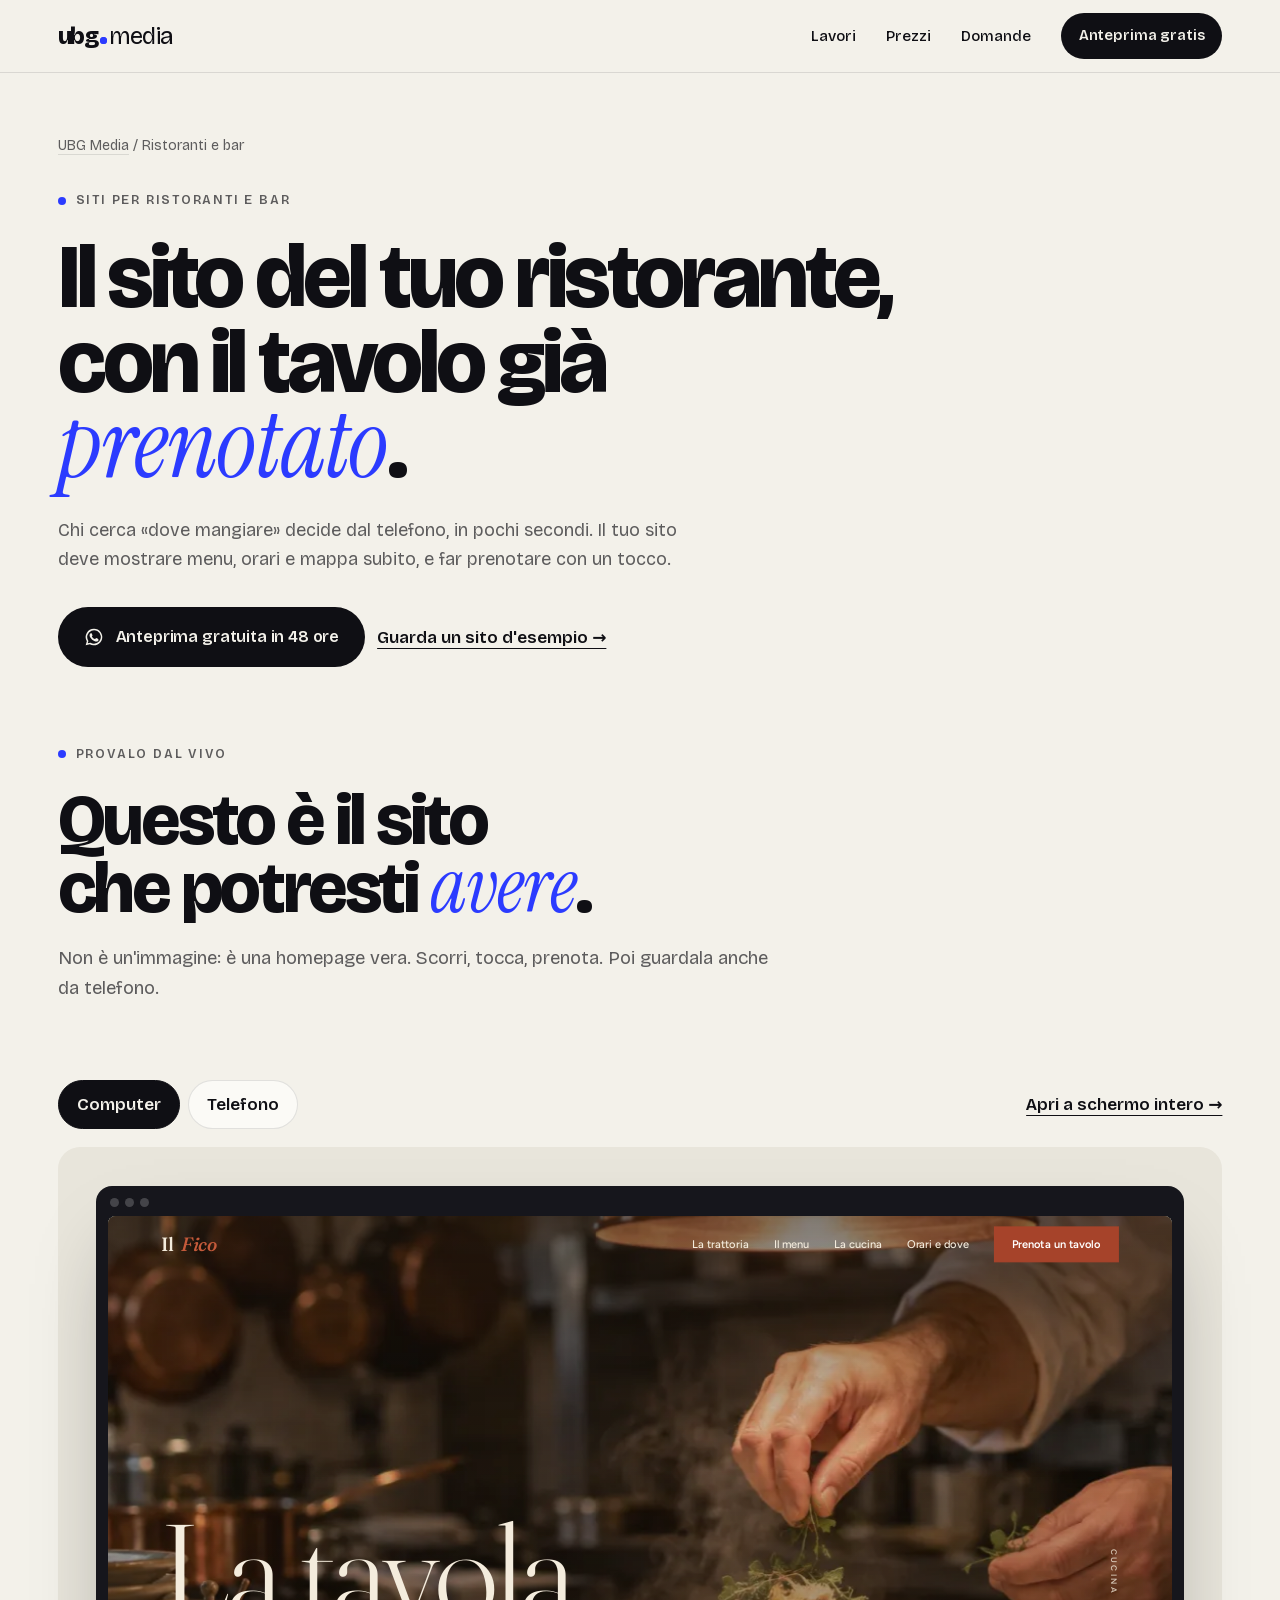
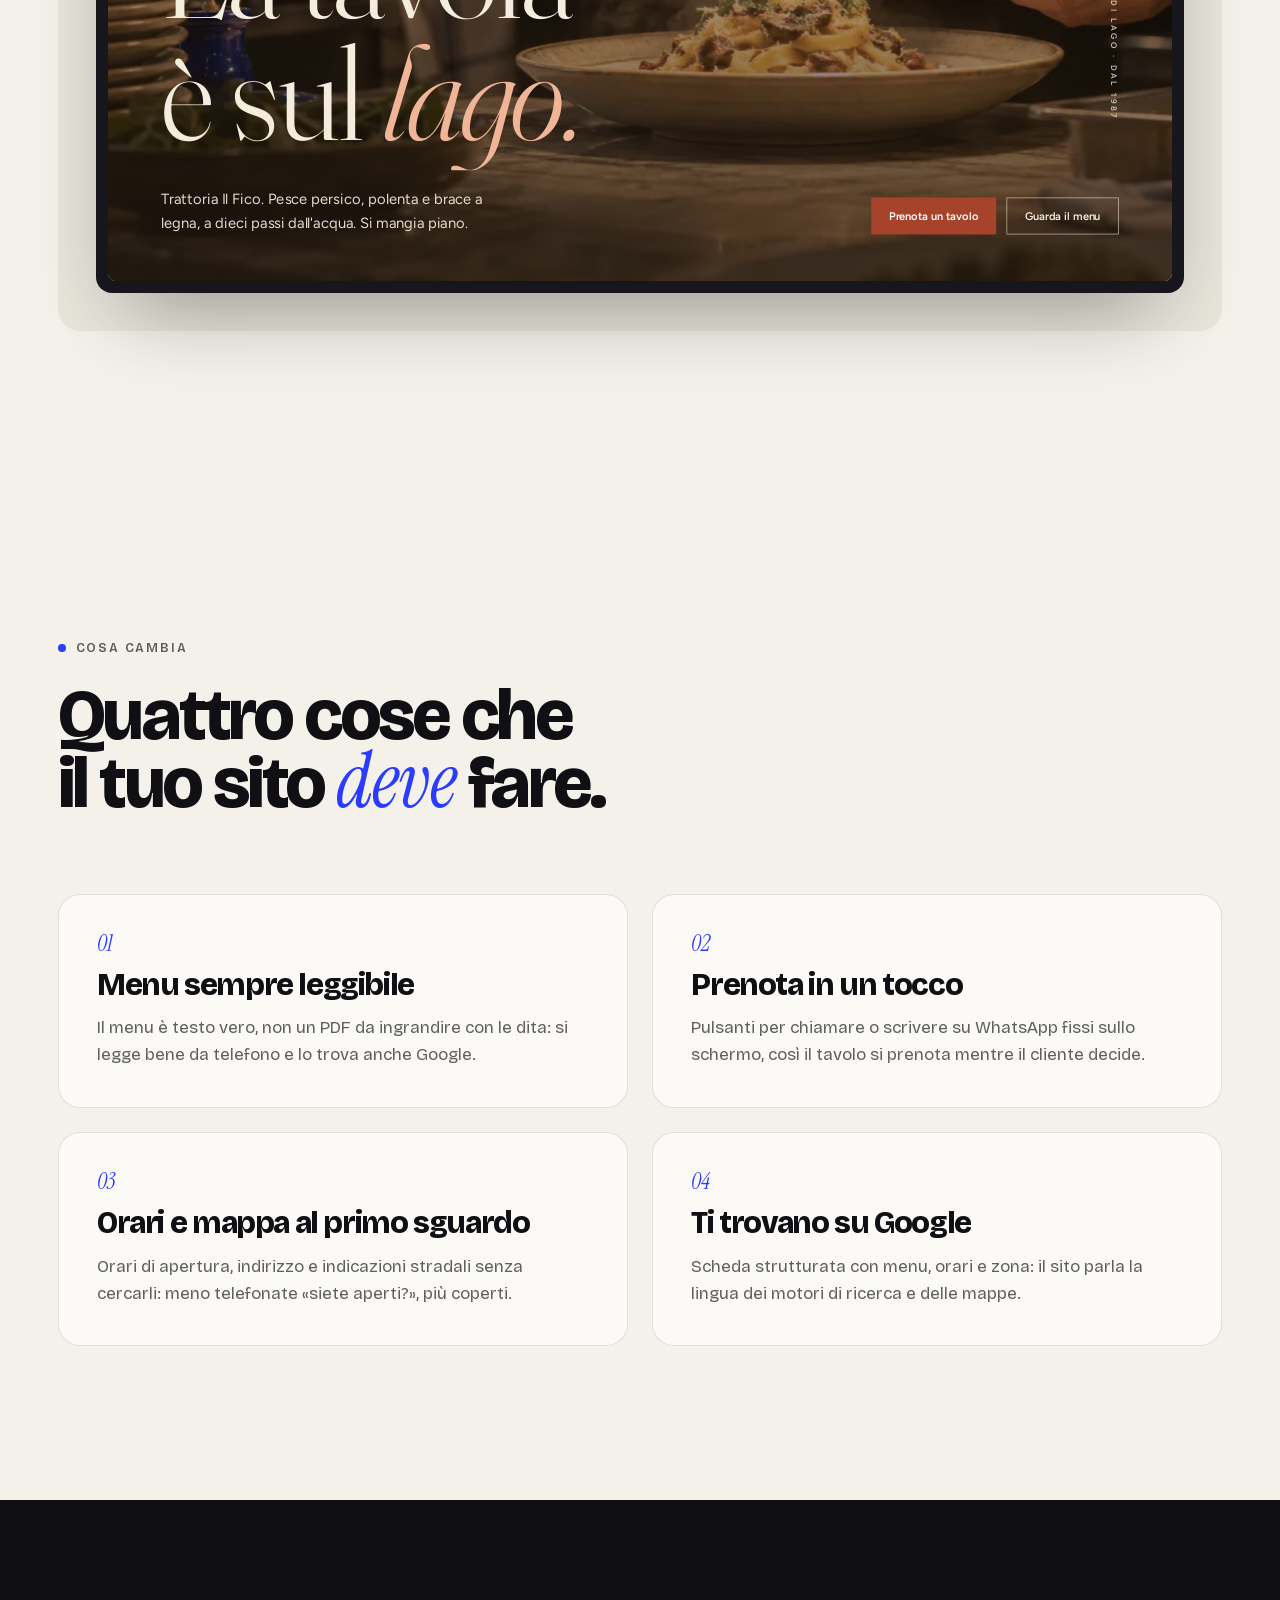
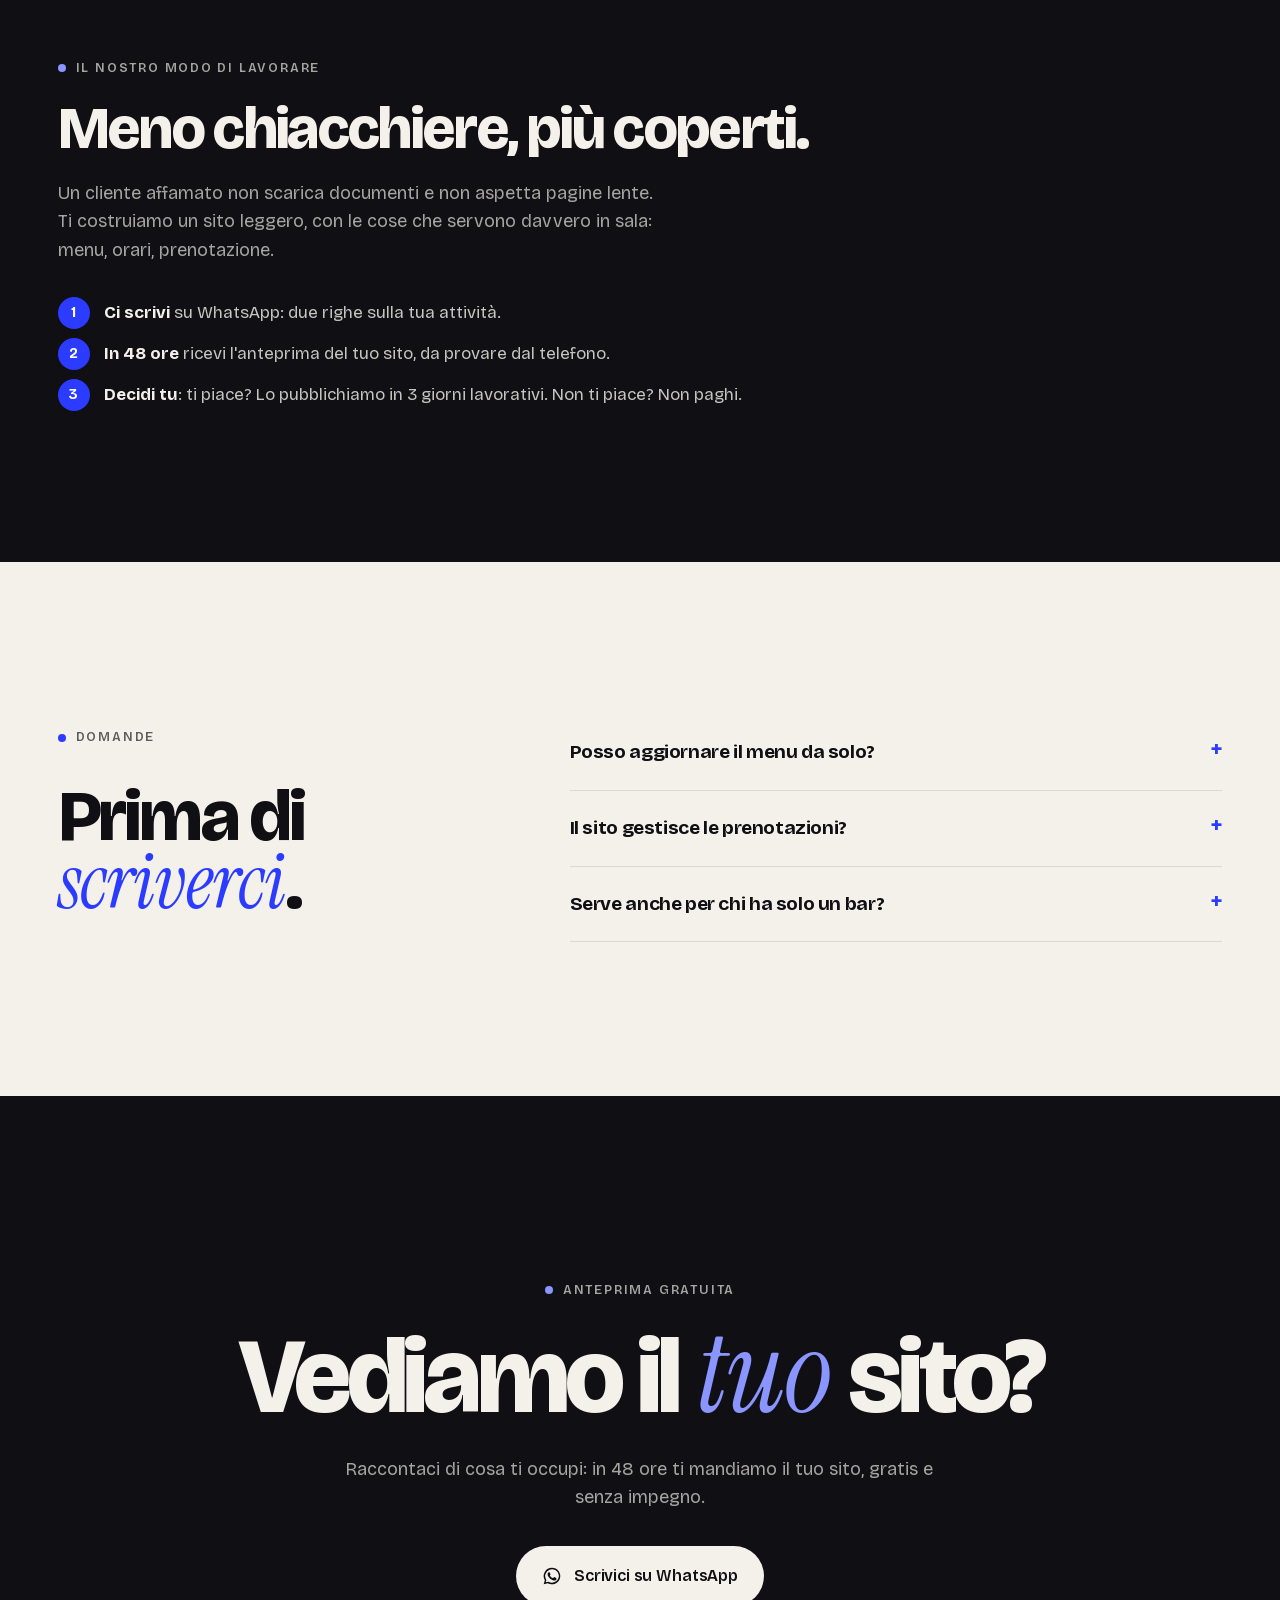
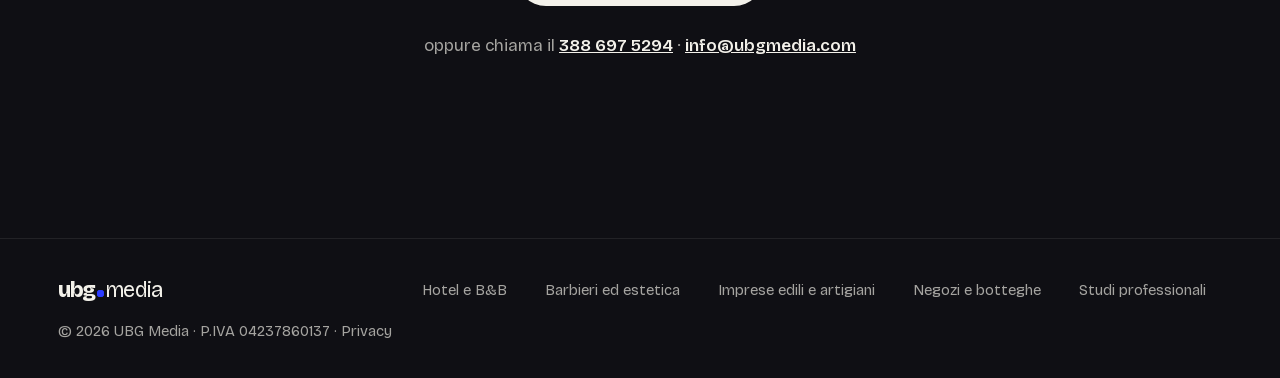
<file: siti-web-ristoranti/index.html>
<!doctype html>
<html lang="it">
<head>
<meta charset="utf-8">
<meta name="viewport" content="width=device-width,initial-scale=1,viewport-fit=cover">
<title>Sito web per ristoranti e bar: anteprima gratis in 48 ore | UBG Media</title>
<meta name="description" content="Sito per ristoranti, trattorie e bar: menu sempre aggiornato, prenotazione del tavolo con un tocco, veloce da telefono. Anteprima gratuita in 48 ore, preventivo senza impegno.">
<link rel="canonical" href="https://ubgmedia.com/siti-web-ristoranti/">
<meta name="theme-color" content="#F3F1EA">
<meta property="og:type" content="website">
<meta property="og:locale" content="it_IT">
<meta property="og:site_name" content="UBG Media">
<meta property="og:url" content="https://ubgmedia.com/siti-web-ristoranti/">
<meta property="og:title" content="Sito web per ristoranti e bar: anteprima gratis in 48 ore | UBG Media">
<meta property="og:description" content="Sito per ristoranti, trattorie e bar: menu sempre aggiornato, prenotazione del tavolo con un tocco, veloce da telefono. Anteprima gratuita in 48 ore, preventivo senza impegno.">
<meta property="og:image" content="https://ubgmedia.com/og.jpg">
<meta name="twitter:card" content="summary_large_image">
<link rel="icon" href="/favicon.svg" type="image/svg+xml">
<link rel="apple-touch-icon" href="/apple-touch-icon.png">
<link rel="preload" href="/fonts/bricolage.woff2" as="font" type="font/woff2" crossorigin>
<link rel="stylesheet" href="/s.css">
<script type="application/ld+json">{"@context":"https://schema.org","@graph":[{"@type":"Service","@id":"https://ubgmedia.com/siti-web-ristoranti/#servizio","name":"Realizzazione sito web per ristoranti","serviceType":"Realizzazione siti web","provider":{"@id":"https://ubgmedia.com/#org"},"areaServed":"IT","audience":{"@type":"Audience","audienceType":"Ristoranti e bar"},"description":"Sito per ristoranti, trattorie e bar: menu sempre aggiornato, prenotazione del tavolo con un tocco, veloce da telefono. Anteprima gratuita in 48 ore, preventivo senza impegno.","url":"https://ubgmedia.com/siti-web-ristoranti/"},{"@type":"BreadcrumbList","itemListElement":[{"@type":"ListItem","position":1,"name":"UBG Media","item":"https://ubgmedia.com/"},{"@type":"ListItem","position":2,"name":"Ristoranti e bar","item":"https://ubgmedia.com/siti-web-ristoranti/"}]},{"@type":"FAQPage","mainEntity":[{"@type":"Question","name":"Posso aggiornare il menu da solo?","acceptedAnswer":{"@type":"Answer","text":"Ti aiutiamo noi a tenerlo aggiornato: ci mandi le modifiche su WhatsApp e le pubblichiamo. Nessun programma da imparare."}},{"@type":"Question","name":"Il sito gestisce le prenotazioni?","acceptedAnswer":{"@type":"Answer","text":"Sì. Puoi avere un pulsante per chiamare o scrivere su WhatsApp, oppure un sistema di prenotazione online, a seconda di come lavori."}},{"@type":"Question","name":"Serve anche per chi ha solo un bar?","acceptedAnswer":{"@type":"Answer","text":"Certo: per un bar bastano orari, foto, posizione e contatti, e il sito resta semplice e veloce."}}]}]}</script>
</head>
<body>
<a class="skip" href="#main">Vai al contenuto</a>
<header class="hd on" id="hd"><div class="wrap">
<a class="logo" href="/" aria-label="ubgmedia, pagina iniziale"><span>ubg</span><i class="dot" aria-hidden="true"></i><span class="lt">media</span></a>
<nav class="nav" aria-label="Principale"><a href="/#lavori">Lavori</a><a href="/#prezzi">Prezzi</a><a href="/#domande">Domande</a><a class="btn" href="https://wa.me/393886975294?text=Ciao!%20Vorrei%20l%27anteprima%20gratuita%20del%20sito%20per%20la%20mia%20attivit%C3%A0%20(Ristoranti%20e%20bar)." target="_blank" rel="noopener">Anteprima gratis</a></nav>
</div></header>
<main id="main">
<section class="p-hero"><div class="wrap">
<nav class="p-bc" aria-label="Percorso"><a href="/">UBG Media</a> <span aria-hidden="true">/</span> <span>Ristoranti e bar</span></nav>
<span class="eyebrow">Siti per ristoranti e bar</span>
<h1><span>Il sito del tuo ristorante,</span> <span>con il tavolo già</span> <span><em>prenotato</em>.</span></h1>
<p class="lead">Chi cerca «dove mangiare» decide dal telefono, in pochi secondi. Il tuo sito deve mostrare menu, orari e mappa subito, e far prenotare con un tocco.</p>
<div class="ctas"><a class="btn" href="https://wa.me/393886975294?text=Ciao!%20Vorrei%20l%27anteprima%20gratuita%20del%20sito%20per%20la%20mia%20attivit%C3%A0%20(Ristoranti%20e%20bar)." target="_blank" rel="noopener"><svg viewBox="0 0 24 24" fill="currentColor" aria-hidden="true"><path d="M12 2a10 10 0 0 0-8.6 15.1L2 22l5-1.3A10 10 0 1 0 12 2Zm0 18.2a8.2 8.2 0 0 1-4.2-1.2l-.3-.2-3 .8.8-2.9-.2-.3A8.2 8.2 0 1 1 12 20.2Zm4.5-6.1c-.2-.1-1.5-.7-1.7-.8s-.4-.1-.6.1-.7.8-.8 1-.3.2-.5.1a6.7 6.7 0 0 1-3.3-2.9c-.3-.4.2-.4.6-1.3a.5.5 0 0 0 0-.5l-.8-1.8c-.2-.5-.4-.4-.6-.4h-.5a1 1 0 0 0-.7.3 3 3 0 0 0-.9 2.2 5.2 5.2 0 0 0 1.1 2.7 11.8 11.8 0 0 0 4.5 4c1.7.7 2.3.8 3.2.6a2.7 2.7 0 0 0 1.8-1.2 2.2 2.2 0 0 0 .1-1.3c0-.1-.2-.2-.4-.3Z"/></svg>Anteprima gratuita in 48 ore</a><a class="p-ghost" href="/demo/ristorante/">Guarda un sito d'esempio →</a></div>
</div></section>

<section class="sec" id="esempio" style="padding-top:0"><div class="wrap">
<div class="sec-h"><span class="eyebrow">Provalo dal vivo</span><h2>Questo è il sito che potresti <em>avere</em>.</h2><p>Non è un'immagine: è una homepage vera. Scorri, tocca, prenota. Poi guardala anche da telefono.</p></div>
<div class="lv" data-src="/demo/ristorante/?mock=1">
<div class="lv-t" role="group" aria-label="Dispositivo"><button type="button" class="on" data-m="d">Computer</button><button type="button" data-m="m">Telefono</button><a href="/demo/ristorante/">Apri a schermo intero →</a></div>
<div class="lv-s"><div class="lv-f"><div class="mk-bar"><i></i><i></i><i></i></div><div class="lv-v"><iframe title="Demo: sito per ristoranti e bar" loading="lazy" width="1440" height="900"></iframe></div></div></div>
</div></div></section>

<section class="sec"><div class="wrap">
<div class="sec-h"><span class="eyebrow">Cosa cambia</span><h2>Quattro cose che il tuo sito <em>deve</em> fare.</h2></div>
<ul class="p-grid"><li class="p-card rv"><span class="p-n">01</span><h3>Menu sempre leggibile</h3><p>Il menu è testo vero, non un PDF da ingrandire con le dita: si legge bene da telefono e lo trova anche Google.</p></li><li class="p-card rv"><span class="p-n">02</span><h3>Prenota in un tocco</h3><p>Pulsanti per chiamare o scrivere su WhatsApp fissi sullo schermo, così il tavolo si prenota mentre il cliente decide.</p></li><li class="p-card rv"><span class="p-n">03</span><h3>Orari e mappa al primo sguardo</h3><p>Orari di apertura, indirizzo e indicazioni stradali senza cercarli: meno telefonate «siete aperti?», più coperti.</p></li><li class="p-card rv"><span class="p-n">04</span><h3>Ti trovano su Google</h3><p>Scheda strutturata con menu, orari e zona: il sito parla la lingua dei motori di ricerca e delle mappe.</p></li></ul>
</div></section>


<section class="sec dark"><div class="wrap p-split">
<div class="rv"><span class="eyebrow">Il nostro modo di lavorare</span><h2>Meno chiacchiere, più coperti.</h2><p class="lead">Un cliente affamato non scarica documenti e non aspetta pagine lente. Ti costruiamo un sito leggero, con le cose che servono davvero in sala: menu, orari, prenotazione.</p>
<ol class="p-steps"><li><b>Ci scrivi</b> su WhatsApp: due righe sulla tua attività.</li><li><b>In 48 ore</b> ricevi l'anteprima del tuo sito, da provare dal telefono.</li><li><b>Decidi tu</b>: ti piace? Lo pubblichiamo in 3 giorni lavorativi. Non ti piace? Non paghi.</li></ol></div>
</div></section>

<section class="sec" id="domande"><div class="wrap p-faq">
<div class="sec-h"><span class="eyebrow">Domande</span><h2>Prima di <em>scriverci</em>.</h2></div>
<div><details class="p-q"><summary>Posso aggiornare il menu da solo?</summary><p>Ti aiutiamo noi a tenerlo aggiornato: ci mandi le modifiche su WhatsApp e le pubblichiamo. Nessun programma da imparare.</p></details><details class="p-q"><summary>Il sito gestisce le prenotazioni?</summary><p>Sì. Puoi avere un pulsante per chiamare o scrivere su WhatsApp, oppure un sistema di prenotazione online, a seconda di come lavori.</p></details><details class="p-q"><summary>Serve anche per chi ha solo un bar?</summary><p>Certo: per un bar bastano orari, foto, posizione e contatti, e il sito resta semplice e veloce.</p></details></div>
</div></section>

<section class="end dark" id="contatti"><div class="wrap">
<span class="eyebrow">Anteprima gratuita</span>
<h2>Vediamo il <em>tuo</em> sito?</h2>
<p class="lead">Raccontaci di cosa ti occupi: in 48 ore ti mandiamo il tuo sito, gratis e senza impegno.</p>
<div class="ctas"><a class="btn" href="https://wa.me/393886975294?text=Ciao!%20Vorrei%20l%27anteprima%20gratuita%20del%20sito%20per%20la%20mia%20attivit%C3%A0%20(Ristoranti%20e%20bar)." target="_blank" rel="noopener"><svg viewBox="0 0 24 24" fill="currentColor" aria-hidden="true"><path d="M12 2a10 10 0 0 0-8.6 15.1L2 22l5-1.3A10 10 0 1 0 12 2Zm0 18.2a8.2 8.2 0 0 1-4.2-1.2l-.3-.2-3 .8.8-2.9-.2-.3A8.2 8.2 0 1 1 12 20.2Zm4.5-6.1c-.2-.1-1.5-.7-1.7-.8s-.4-.1-.6.1-.7.8-.8 1-.3.2-.5.1a6.7 6.7 0 0 1-3.3-2.9c-.3-.4.2-.4.6-1.3a.5.5 0 0 0 0-.5l-.8-1.8c-.2-.5-.4-.4-.6-.4h-.5a1 1 0 0 0-.7.3 3 3 0 0 0-.9 2.2 5.2 5.2 0 0 0 1.1 2.7 11.8 11.8 0 0 0 4.5 4c1.7.7 2.3.8 3.2.6a2.7 2.7 0 0 0 1.8-1.2 2.2 2.2 0 0 0 .1-1.3c0-.1-.2-.2-.4-.3Z"/></svg>Scrivici su WhatsApp</a></div>
<p class="alt">oppure chiama il <a href="tel:+393886975294">388 697 5294</a> · <a href="mailto:info@ubgmedia.com">info@ubgmedia.com</a></p>
</div></section>
</main>
<footer class="ft"><div class="wrap">
<a class="logo" href="/" aria-label="ubgmedia, pagina iniziale"><span>ubg</span><i class="dot" aria-hidden="true"></i><span class="lt">media</span></a>
<nav aria-label="Altri settori"><a href="/siti-web-hotel-bnb/">Hotel e B&amp;B</a><a href="/siti-web-barbieri-estetica/">Barbieri ed estetica</a><a href="/siti-web-imprese-edili/">Imprese edili e artigiani</a><a href="/siti-web-negozi/">Negozi e botteghe</a><a href="/siti-web-studi-professionali/">Studi professionali</a></nav>
<p>© 2026 UBG Media · P.IVA 04237860137 · <a href="/privacy">Privacy</a></p>
</div></footer>
<script>
(()=>{const b=document.querySelector('.lv');if(!b)return;const f=b.querySelector('.lv-f'),v=b.querySelector('.lv-v'),i=b.querySelector('iframe');let m=false,loaded=false;
const fit=()=>{const w=v.clientWidth,bw=m?390:1440,bh=m?844:900,k=w/bw;v.style.height=(bh*k)+'px';i.style.width=bw+'px';i.style.height=bh+'px';i.style.transform='scale('+k+')'};
const load=()=>{if(loaded)return;loaded=true;i.src=b.dataset.src};
new IntersectionObserver(([e])=>{if(e.isIntersecting){load();fit()}},{rootMargin:'300px'}).observe(b);
b.querySelectorAll('button').forEach(x=>x.addEventListener('click',()=>{m=x.dataset.m==='m';f.classList.toggle('m',m);b.querySelectorAll('button').forEach(y=>y.classList.toggle('on',y===x));setTimeout(fit,620);fit()}));
addEventListener('resize',fit);fit()})();
</script>
</body></html>
</file>
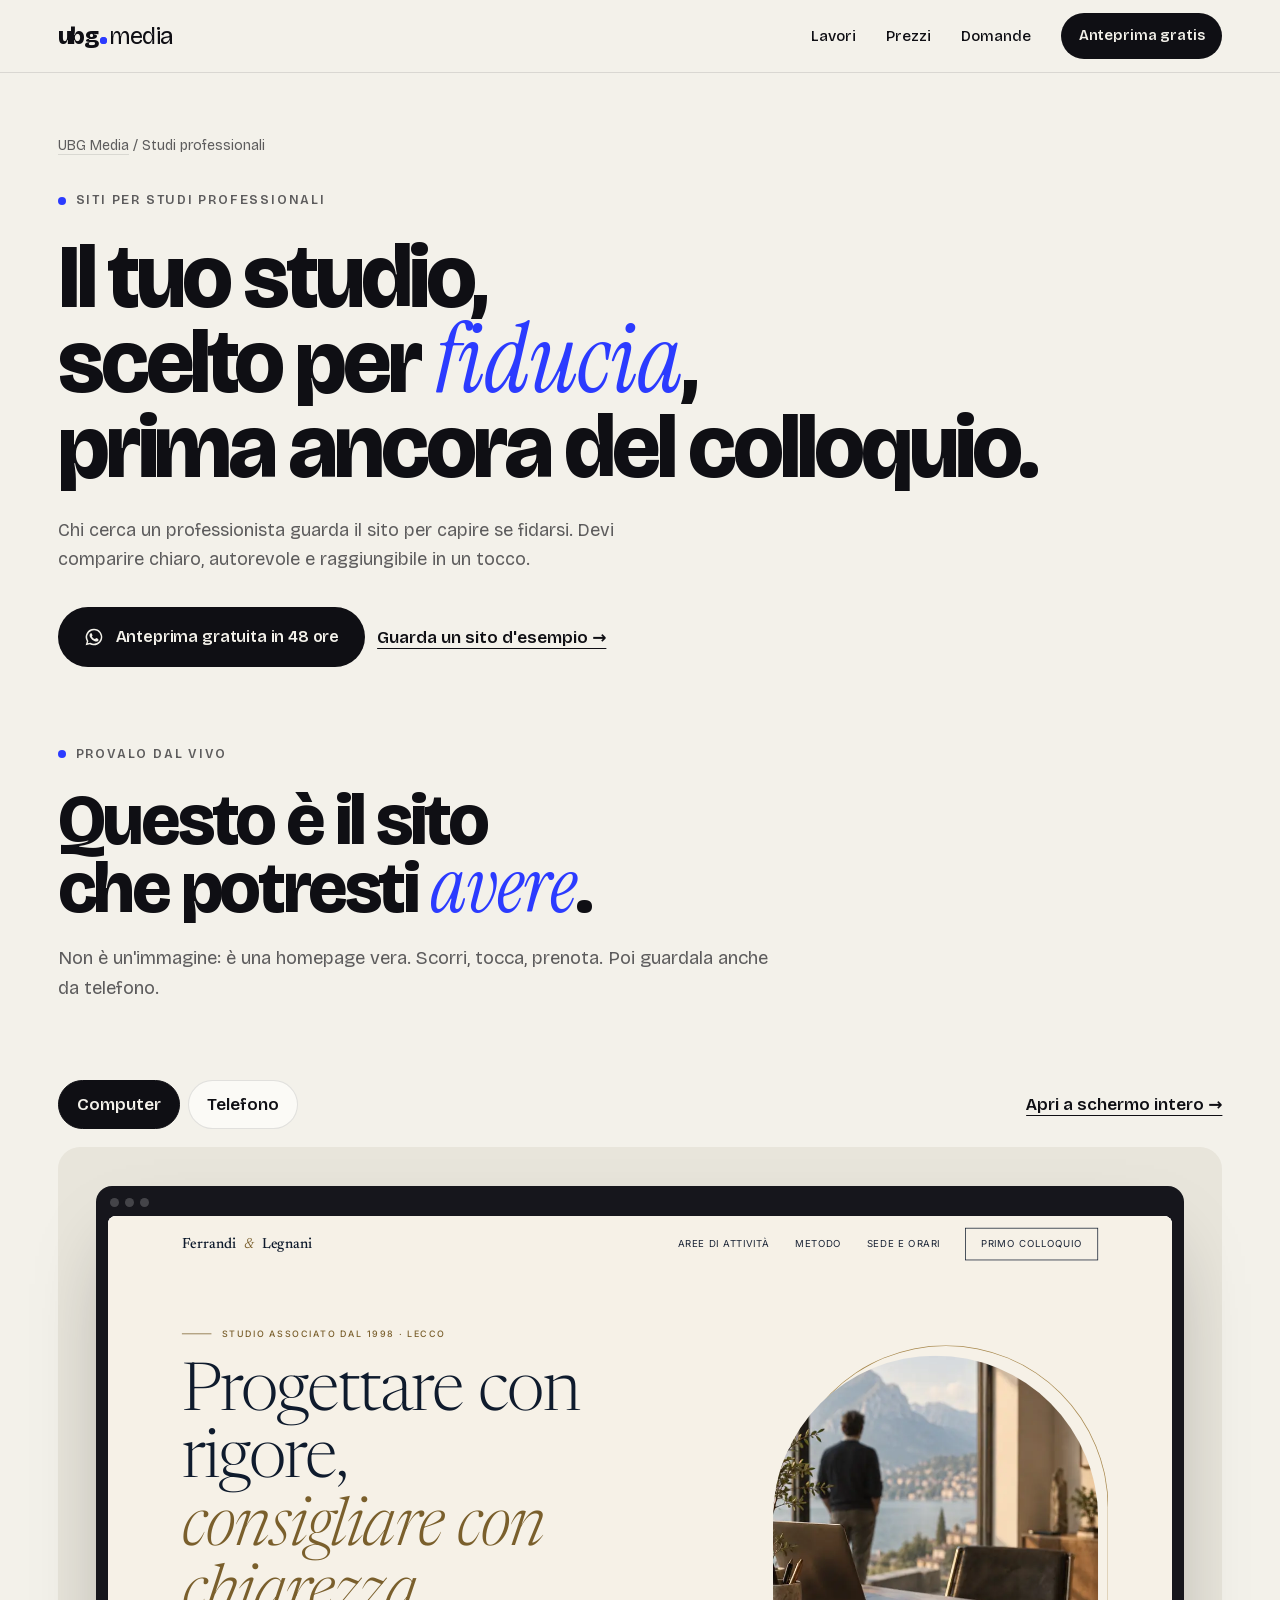
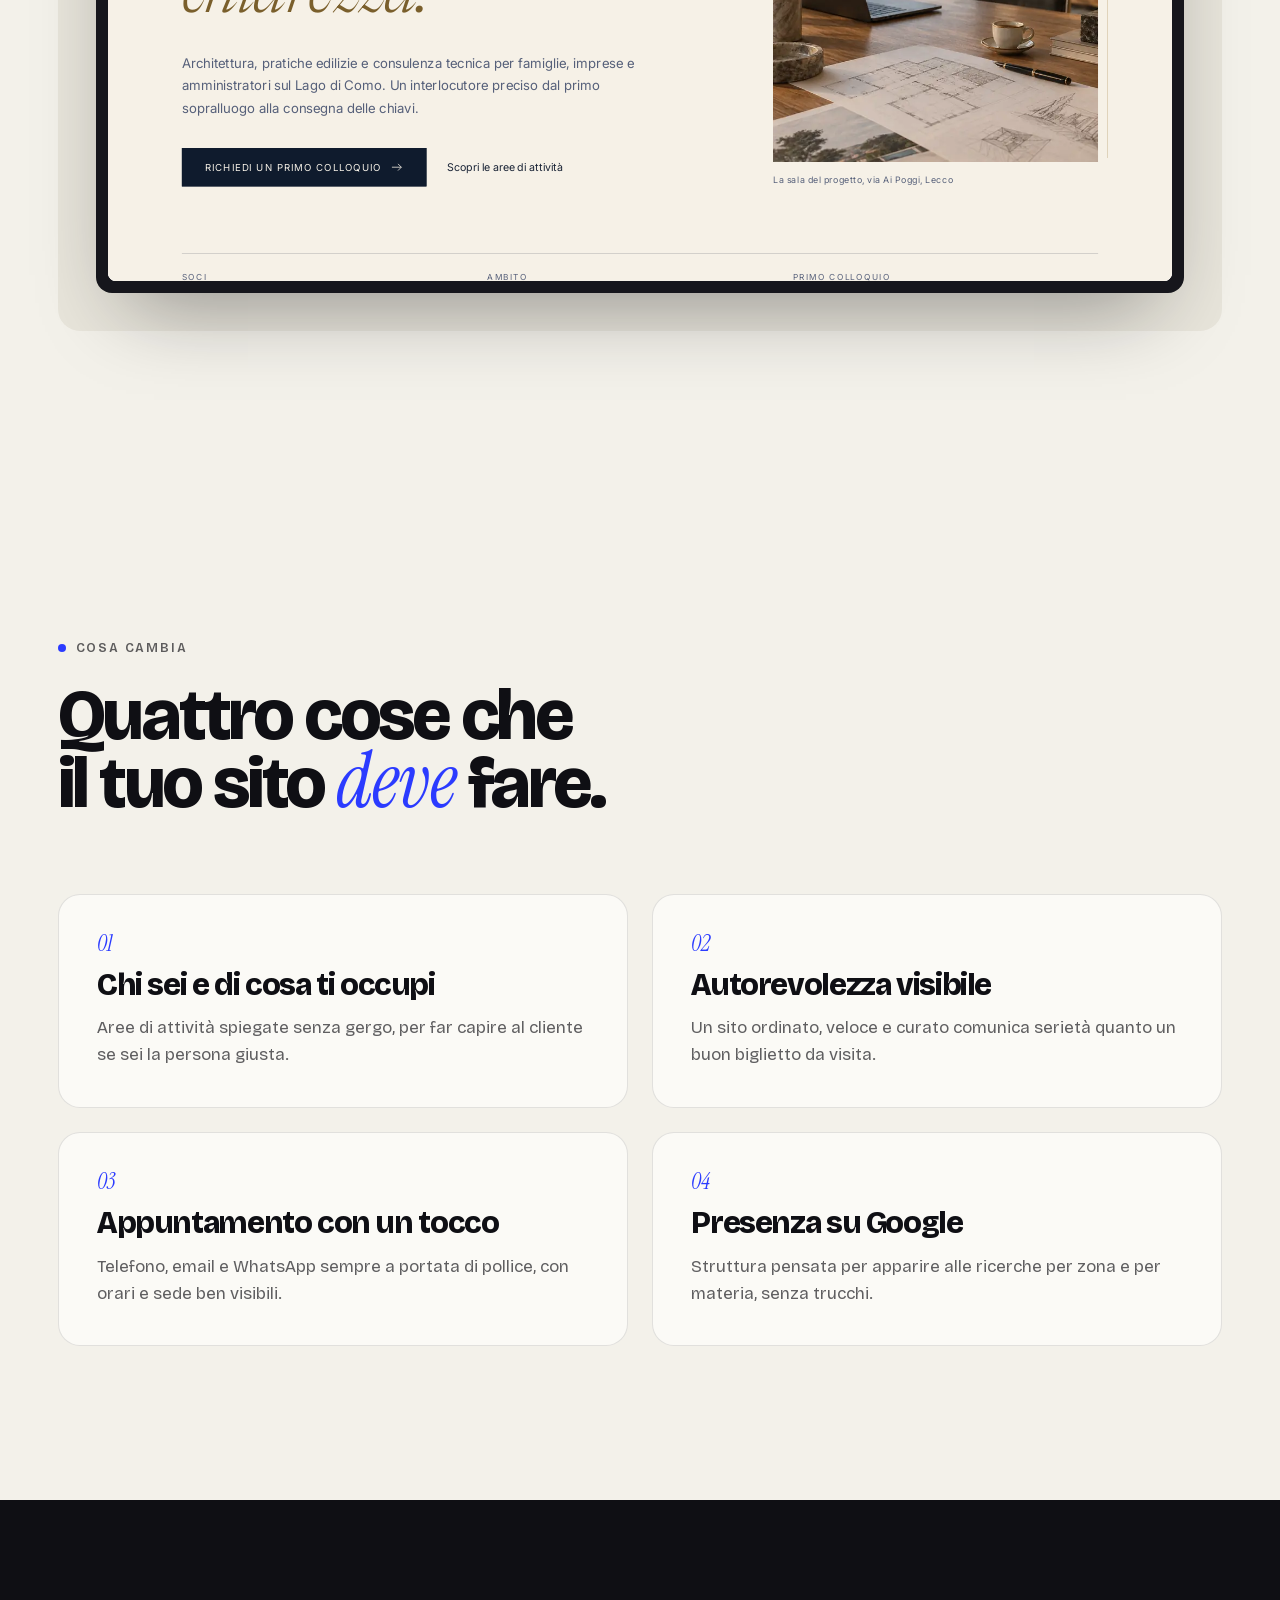
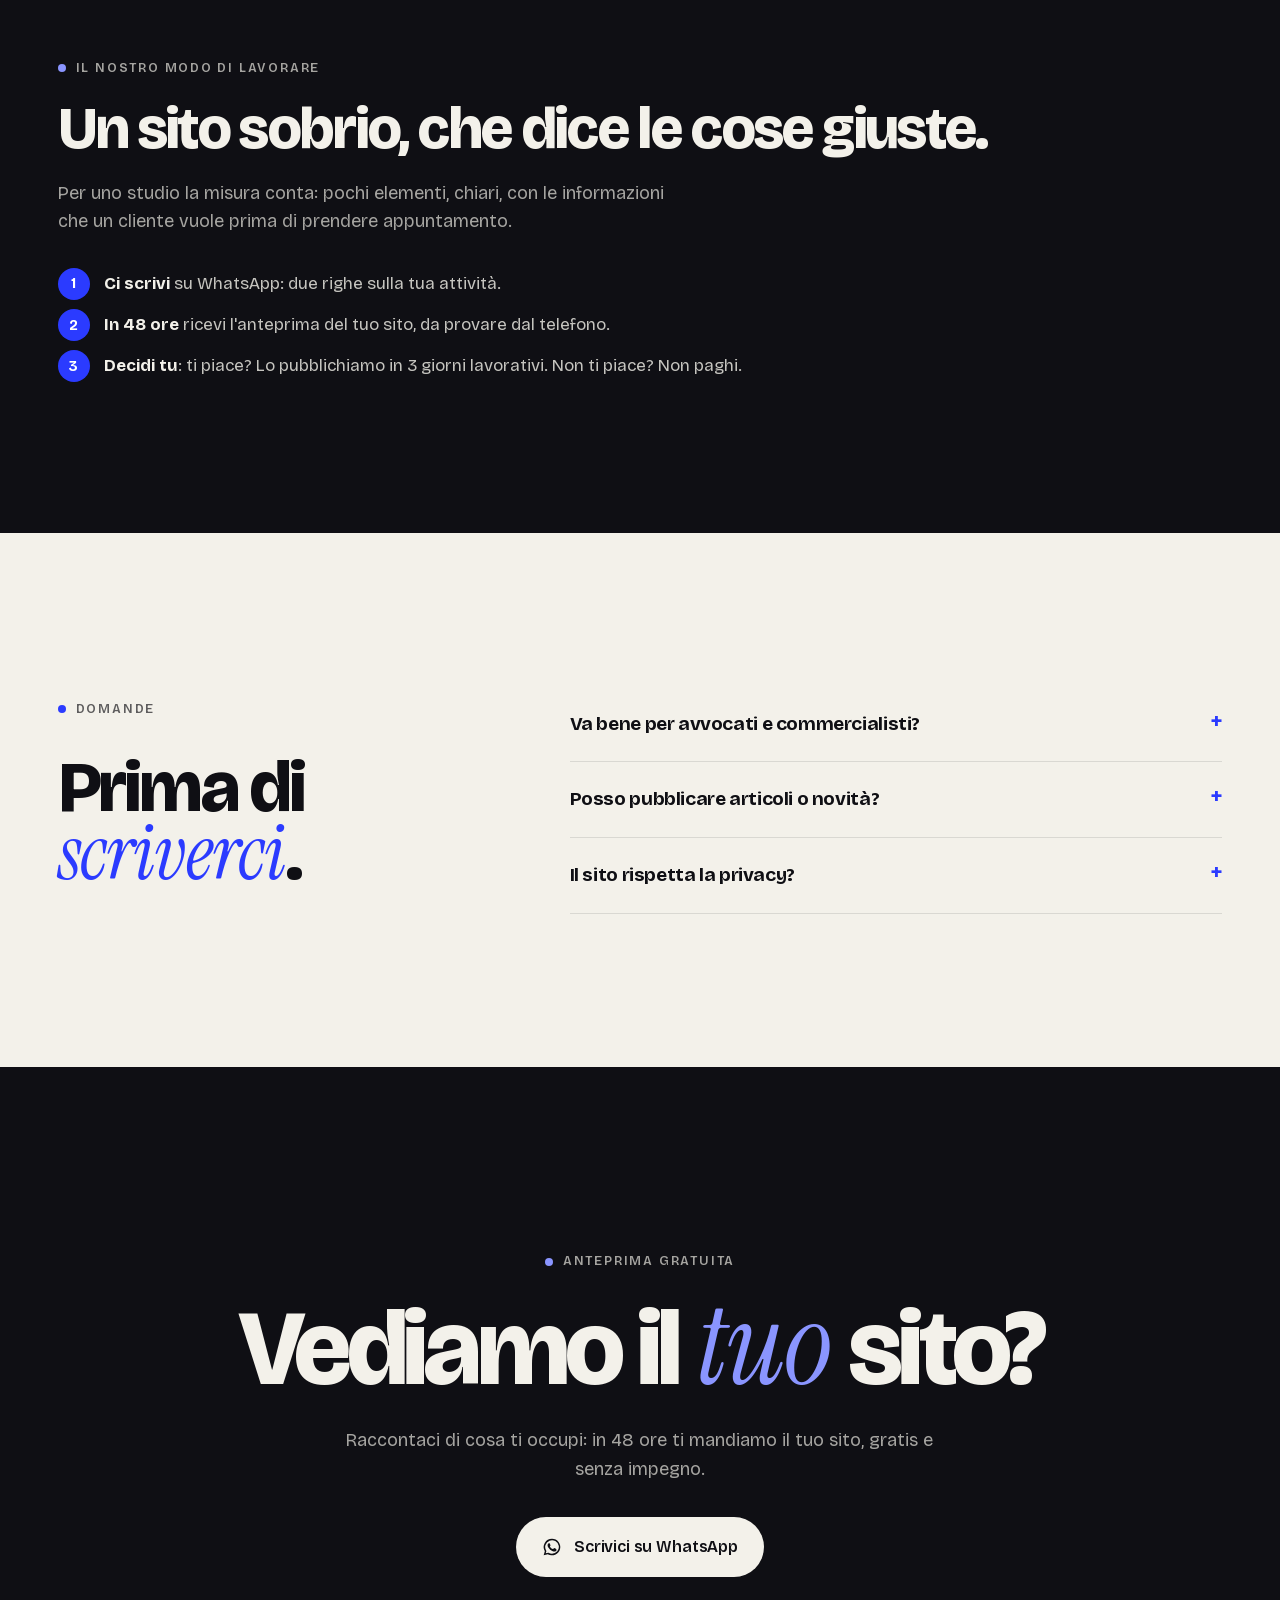
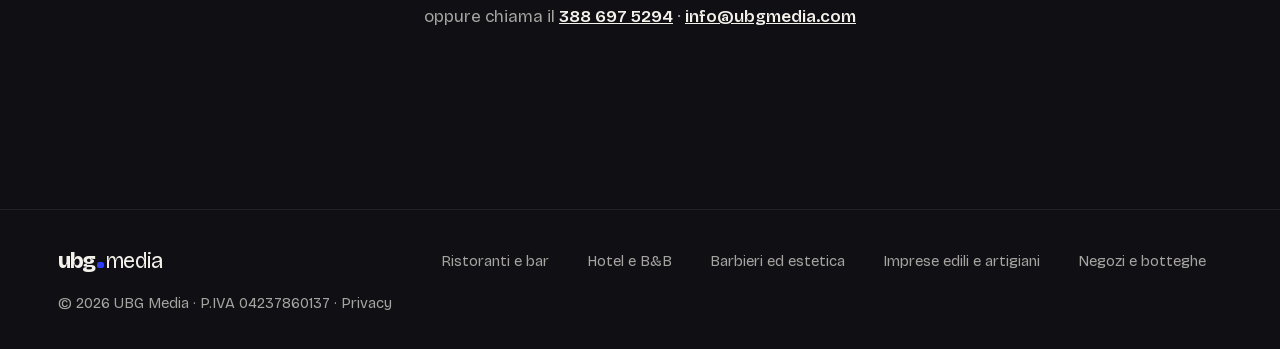
<file: siti-web-studi-professionali/index.html>
<!doctype html>
<html lang="it">
<head>
<meta charset="utf-8">
<meta name="viewport" content="width=device-width,initial-scale=1,viewport-fit=cover">
<title>Sito web per studi professionali: avvocati, commercialisti, architetti | UBG Media</title>
<meta name="description" content="Sito per studi professionali: chi sei, di cosa ti occupi, come contattarti. Chiaro, autorevole e veloce. Anteprima gratuita in 48 ore, preventivo senza impegno.">
<link rel="canonical" href="https://ubgmedia.com/siti-web-studi-professionali/">
<meta name="theme-color" content="#F3F1EA">
<meta property="og:type" content="website">
<meta property="og:locale" content="it_IT">
<meta property="og:site_name" content="UBG Media">
<meta property="og:url" content="https://ubgmedia.com/siti-web-studi-professionali/">
<meta property="og:title" content="Sito web per studi professionali: avvocati, commercialisti, architetti | UBG Media">
<meta property="og:description" content="Sito per studi professionali: chi sei, di cosa ti occupi, come contattarti. Chiaro, autorevole e veloce. Anteprima gratuita in 48 ore, preventivo senza impegno.">
<meta property="og:image" content="https://ubgmedia.com/og.jpg">
<meta name="twitter:card" content="summary_large_image">
<link rel="icon" href="/favicon.svg" type="image/svg+xml">
<link rel="apple-touch-icon" href="/apple-touch-icon.png">
<link rel="preload" href="/fonts/bricolage.woff2" as="font" type="font/woff2" crossorigin>
<link rel="stylesheet" href="/s.css">
<script type="application/ld+json">{"@context":"https://schema.org","@graph":[{"@type":"Service","@id":"https://ubgmedia.com/siti-web-studi-professionali/#servizio","name":"Realizzazione sito web per studi professionali","serviceType":"Realizzazione siti web","provider":{"@id":"https://ubgmedia.com/#org"},"areaServed":"IT","audience":{"@type":"Audience","audienceType":"Studi professionali"},"description":"Sito per studi professionali: chi sei, di cosa ti occupi, come contattarti. Chiaro, autorevole e veloce. Anteprima gratuita in 48 ore, preventivo senza impegno.","url":"https://ubgmedia.com/siti-web-studi-professionali/"},{"@type":"BreadcrumbList","itemListElement":[{"@type":"ListItem","position":1,"name":"UBG Media","item":"https://ubgmedia.com/"},{"@type":"ListItem","position":2,"name":"Studi professionali","item":"https://ubgmedia.com/siti-web-studi-professionali/"}]},{"@type":"FAQPage","mainEntity":[{"@type":"Question","name":"Va bene per avvocati e commercialisti?","acceptedAnswer":{"@type":"Answer","text":"Sì, la struttura si adatta a studi legali, commercialisti, consulenti del lavoro, architetti e geometri."}},{"@type":"Question","name":"Posso pubblicare articoli o novità?","acceptedAnswer":{"@type":"Answer","text":"Sì, possiamo prevedere una sezione per aggiornamenti e approfondimenti, se ti serve."}},{"@type":"Question","name":"Il sito rispetta la privacy?","acceptedAnswer":{"@type":"Answer","text":"Sì: informativa privacy inclusa e nessun tracciamento invasivo. Ti spieghiamo cosa serve per il tuo caso."}}]}]}</script>
</head>
<body>
<a class="skip" href="#main">Vai al contenuto</a>
<header class="hd on" id="hd"><div class="wrap">
<a class="logo" href="/" aria-label="ubgmedia, pagina iniziale"><span>ubg</span><i class="dot" aria-hidden="true"></i><span class="lt">media</span></a>
<nav class="nav" aria-label="Principale"><a href="/#lavori">Lavori</a><a href="/#prezzi">Prezzi</a><a href="/#domande">Domande</a><a class="btn" href="https://wa.me/393886975294?text=Ciao!%20Vorrei%20l%27anteprima%20gratuita%20del%20sito%20per%20la%20mia%20attivit%C3%A0%20(Studi%20professionali)." target="_blank" rel="noopener">Anteprima gratis</a></nav>
</div></header>
<main id="main">
<section class="p-hero"><div class="wrap">
<nav class="p-bc" aria-label="Percorso"><a href="/">UBG Media</a> <span aria-hidden="true">/</span> <span>Studi professionali</span></nav>
<span class="eyebrow">Siti per studi professionali</span>
<h1><span>Il tuo studio,</span> <span>scelto per <em>fiducia</em>,</span> <span>prima ancora del colloquio.</span></h1>
<p class="lead">Chi cerca un professionista guarda il sito per capire se fidarsi. Devi comparire chiaro, autorevole e raggiungibile in un tocco.</p>
<div class="ctas"><a class="btn" href="https://wa.me/393886975294?text=Ciao!%20Vorrei%20l%27anteprima%20gratuita%20del%20sito%20per%20la%20mia%20attivit%C3%A0%20(Studi%20professionali)." target="_blank" rel="noopener"><svg viewBox="0 0 24 24" fill="currentColor" aria-hidden="true"><path d="M12 2a10 10 0 0 0-8.6 15.1L2 22l5-1.3A10 10 0 1 0 12 2Zm0 18.2a8.2 8.2 0 0 1-4.2-1.2l-.3-.2-3 .8.8-2.9-.2-.3A8.2 8.2 0 1 1 12 20.2Zm4.5-6.1c-.2-.1-1.5-.7-1.7-.8s-.4-.1-.6.1-.7.8-.8 1-.3.2-.5.1a6.7 6.7 0 0 1-3.3-2.9c-.3-.4.2-.4.6-1.3a.5.5 0 0 0 0-.5l-.8-1.8c-.2-.5-.4-.4-.6-.4h-.5a1 1 0 0 0-.7.3 3 3 0 0 0-.9 2.2 5.2 5.2 0 0 0 1.1 2.7 11.8 11.8 0 0 0 4.5 4c1.7.7 2.3.8 3.2.6a2.7 2.7 0 0 0 1.8-1.2 2.2 2.2 0 0 0 .1-1.3c0-.1-.2-.2-.4-.3Z"/></svg>Anteprima gratuita in 48 ore</a><a class="p-ghost" href="/demo/studio/">Guarda un sito d'esempio →</a></div>
</div></section>

<section class="sec" id="esempio" style="padding-top:0"><div class="wrap">
<div class="sec-h"><span class="eyebrow">Provalo dal vivo</span><h2>Questo è il sito che potresti <em>avere</em>.</h2><p>Non è un'immagine: è una homepage vera. Scorri, tocca, prenota. Poi guardala anche da telefono.</p></div>
<div class="lv" data-src="/demo/studio/?mock=1">
<div class="lv-t" role="group" aria-label="Dispositivo"><button type="button" class="on" data-m="d">Computer</button><button type="button" data-m="m">Telefono</button><a href="/demo/studio/">Apri a schermo intero →</a></div>
<div class="lv-s"><div class="lv-f"><div class="mk-bar"><i></i><i></i><i></i></div><div class="lv-v"><iframe title="Demo: sito per studi professionali" loading="lazy" width="1440" height="900"></iframe></div></div></div>
</div></div></section>

<section class="sec"><div class="wrap">
<div class="sec-h"><span class="eyebrow">Cosa cambia</span><h2>Quattro cose che il tuo sito <em>deve</em> fare.</h2></div>
<ul class="p-grid"><li class="p-card rv"><span class="p-n">01</span><h3>Chi sei e di cosa ti occupi</h3><p>Aree di attività spiegate senza gergo, per far capire al cliente se sei la persona giusta.</p></li><li class="p-card rv"><span class="p-n">02</span><h3>Autorevolezza visibile</h3><p>Un sito ordinato, veloce e curato comunica serietà quanto un buon biglietto da visita.</p></li><li class="p-card rv"><span class="p-n">03</span><h3>Appuntamento con un tocco</h3><p>Telefono, email e WhatsApp sempre a portata di pollice, con orari e sede ben visibili.</p></li><li class="p-card rv"><span class="p-n">04</span><h3>Presenza su Google</h3><p>Struttura pensata per apparire alle ricerche per zona e per materia, senza trucchi.</p></li></ul>
</div></section>


<section class="sec dark"><div class="wrap p-split">
<div class="rv"><span class="eyebrow">Il nostro modo di lavorare</span><h2>Un sito sobrio, che dice le cose giuste.</h2><p class="lead">Per uno studio la misura conta: pochi elementi, chiari, con le informazioni che un cliente vuole prima di prendere appuntamento.</p>
<ol class="p-steps"><li><b>Ci scrivi</b> su WhatsApp: due righe sulla tua attività.</li><li><b>In 48 ore</b> ricevi l'anteprima del tuo sito, da provare dal telefono.</li><li><b>Decidi tu</b>: ti piace? Lo pubblichiamo in 3 giorni lavorativi. Non ti piace? Non paghi.</li></ol></div>
</div></section>

<section class="sec" id="domande"><div class="wrap p-faq">
<div class="sec-h"><span class="eyebrow">Domande</span><h2>Prima di <em>scriverci</em>.</h2></div>
<div><details class="p-q"><summary>Va bene per avvocati e commercialisti?</summary><p>Sì, la struttura si adatta a studi legali, commercialisti, consulenti del lavoro, architetti e geometri.</p></details><details class="p-q"><summary>Posso pubblicare articoli o novità?</summary><p>Sì, possiamo prevedere una sezione per aggiornamenti e approfondimenti, se ti serve.</p></details><details class="p-q"><summary>Il sito rispetta la privacy?</summary><p>Sì: informativa privacy inclusa e nessun tracciamento invasivo. Ti spieghiamo cosa serve per il tuo caso.</p></details></div>
</div></section>

<section class="end dark" id="contatti"><div class="wrap">
<span class="eyebrow">Anteprima gratuita</span>
<h2>Vediamo il <em>tuo</em> sito?</h2>
<p class="lead">Raccontaci di cosa ti occupi: in 48 ore ti mandiamo il tuo sito, gratis e senza impegno.</p>
<div class="ctas"><a class="btn" href="https://wa.me/393886975294?text=Ciao!%20Vorrei%20l%27anteprima%20gratuita%20del%20sito%20per%20la%20mia%20attivit%C3%A0%20(Studi%20professionali)." target="_blank" rel="noopener"><svg viewBox="0 0 24 24" fill="currentColor" aria-hidden="true"><path d="M12 2a10 10 0 0 0-8.6 15.1L2 22l5-1.3A10 10 0 1 0 12 2Zm0 18.2a8.2 8.2 0 0 1-4.2-1.2l-.3-.2-3 .8.8-2.9-.2-.3A8.2 8.2 0 1 1 12 20.2Zm4.5-6.1c-.2-.1-1.5-.7-1.7-.8s-.4-.1-.6.1-.7.8-.8 1-.3.2-.5.1a6.7 6.7 0 0 1-3.3-2.9c-.3-.4.2-.4.6-1.3a.5.5 0 0 0 0-.5l-.8-1.8c-.2-.5-.4-.4-.6-.4h-.5a1 1 0 0 0-.7.3 3 3 0 0 0-.9 2.2 5.2 5.2 0 0 0 1.1 2.7 11.8 11.8 0 0 0 4.5 4c1.7.7 2.3.8 3.2.6a2.7 2.7 0 0 0 1.8-1.2 2.2 2.2 0 0 0 .1-1.3c0-.1-.2-.2-.4-.3Z"/></svg>Scrivici su WhatsApp</a></div>
<p class="alt">oppure chiama il <a href="tel:+393886975294">388 697 5294</a> · <a href="mailto:info@ubgmedia.com">info@ubgmedia.com</a></p>
</div></section>
</main>
<footer class="ft"><div class="wrap">
<a class="logo" href="/" aria-label="ubgmedia, pagina iniziale"><span>ubg</span><i class="dot" aria-hidden="true"></i><span class="lt">media</span></a>
<nav aria-label="Altri settori"><a href="/siti-web-ristoranti/">Ristoranti e bar</a><a href="/siti-web-hotel-bnb/">Hotel e B&amp;B</a><a href="/siti-web-barbieri-estetica/">Barbieri ed estetica</a><a href="/siti-web-imprese-edili/">Imprese edili e artigiani</a><a href="/siti-web-negozi/">Negozi e botteghe</a></nav>
<p>© 2026 UBG Media · P.IVA 04237860137 · <a href="/privacy">Privacy</a></p>
</div></footer>
<script>
(()=>{const b=document.querySelector('.lv');if(!b)return;const f=b.querySelector('.lv-f'),v=b.querySelector('.lv-v'),i=b.querySelector('iframe');let m=false,loaded=false;
const fit=()=>{const w=v.clientWidth,bw=m?390:1440,bh=m?844:900,k=w/bw;v.style.height=(bh*k)+'px';i.style.width=bw+'px';i.style.height=bh+'px';i.style.transform='scale('+k+')'};
const load=()=>{if(loaded)return;loaded=true;i.src=b.dataset.src};
new IntersectionObserver(([e])=>{if(e.isIntersecting){load();fit()}},{rootMargin:'300px'}).observe(b);
b.querySelectorAll('button').forEach(x=>x.addEventListener('click',()=>{m=x.dataset.m==='m';f.classList.toggle('m',m);b.querySelectorAll('button').forEach(y=>y.classList.toggle('on',y===x));setTimeout(fit,620);fit()}));
addEventListener('resize',fit);fit()})();
</script>
</body></html>
</file>
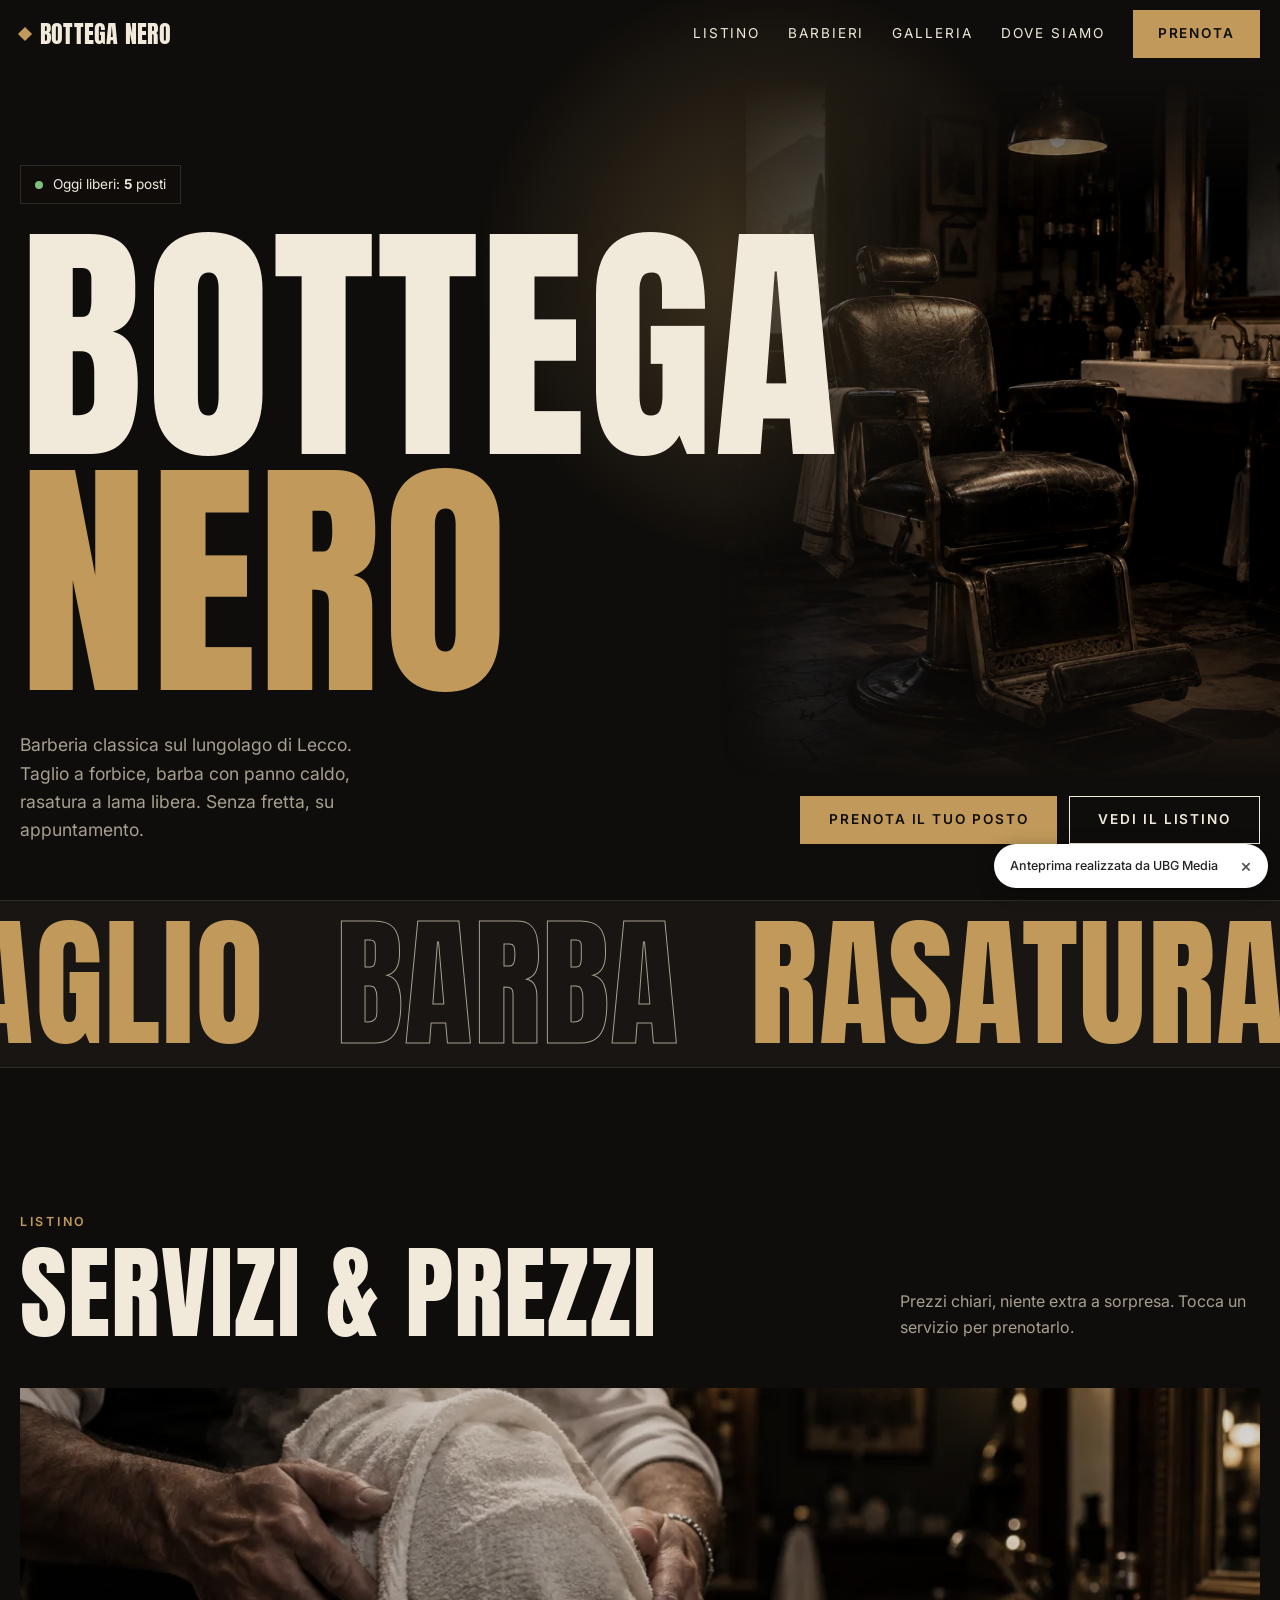
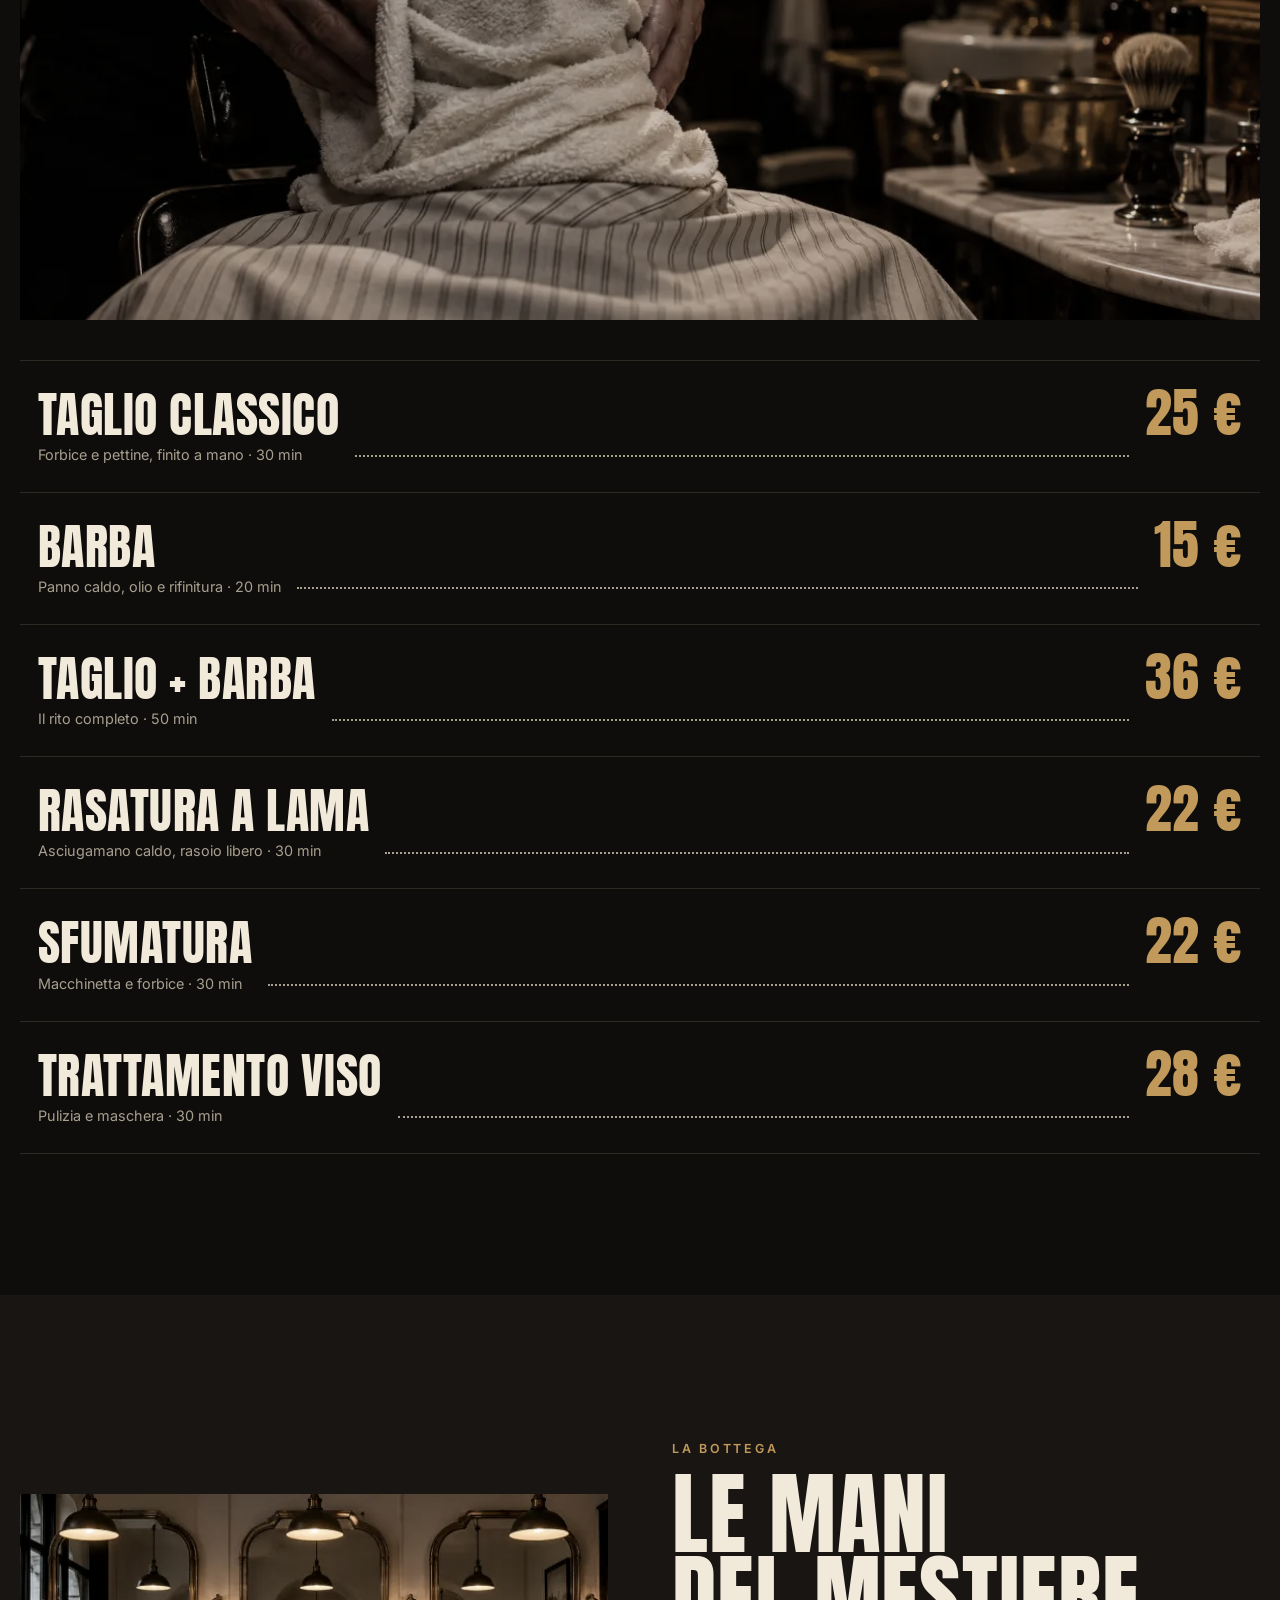
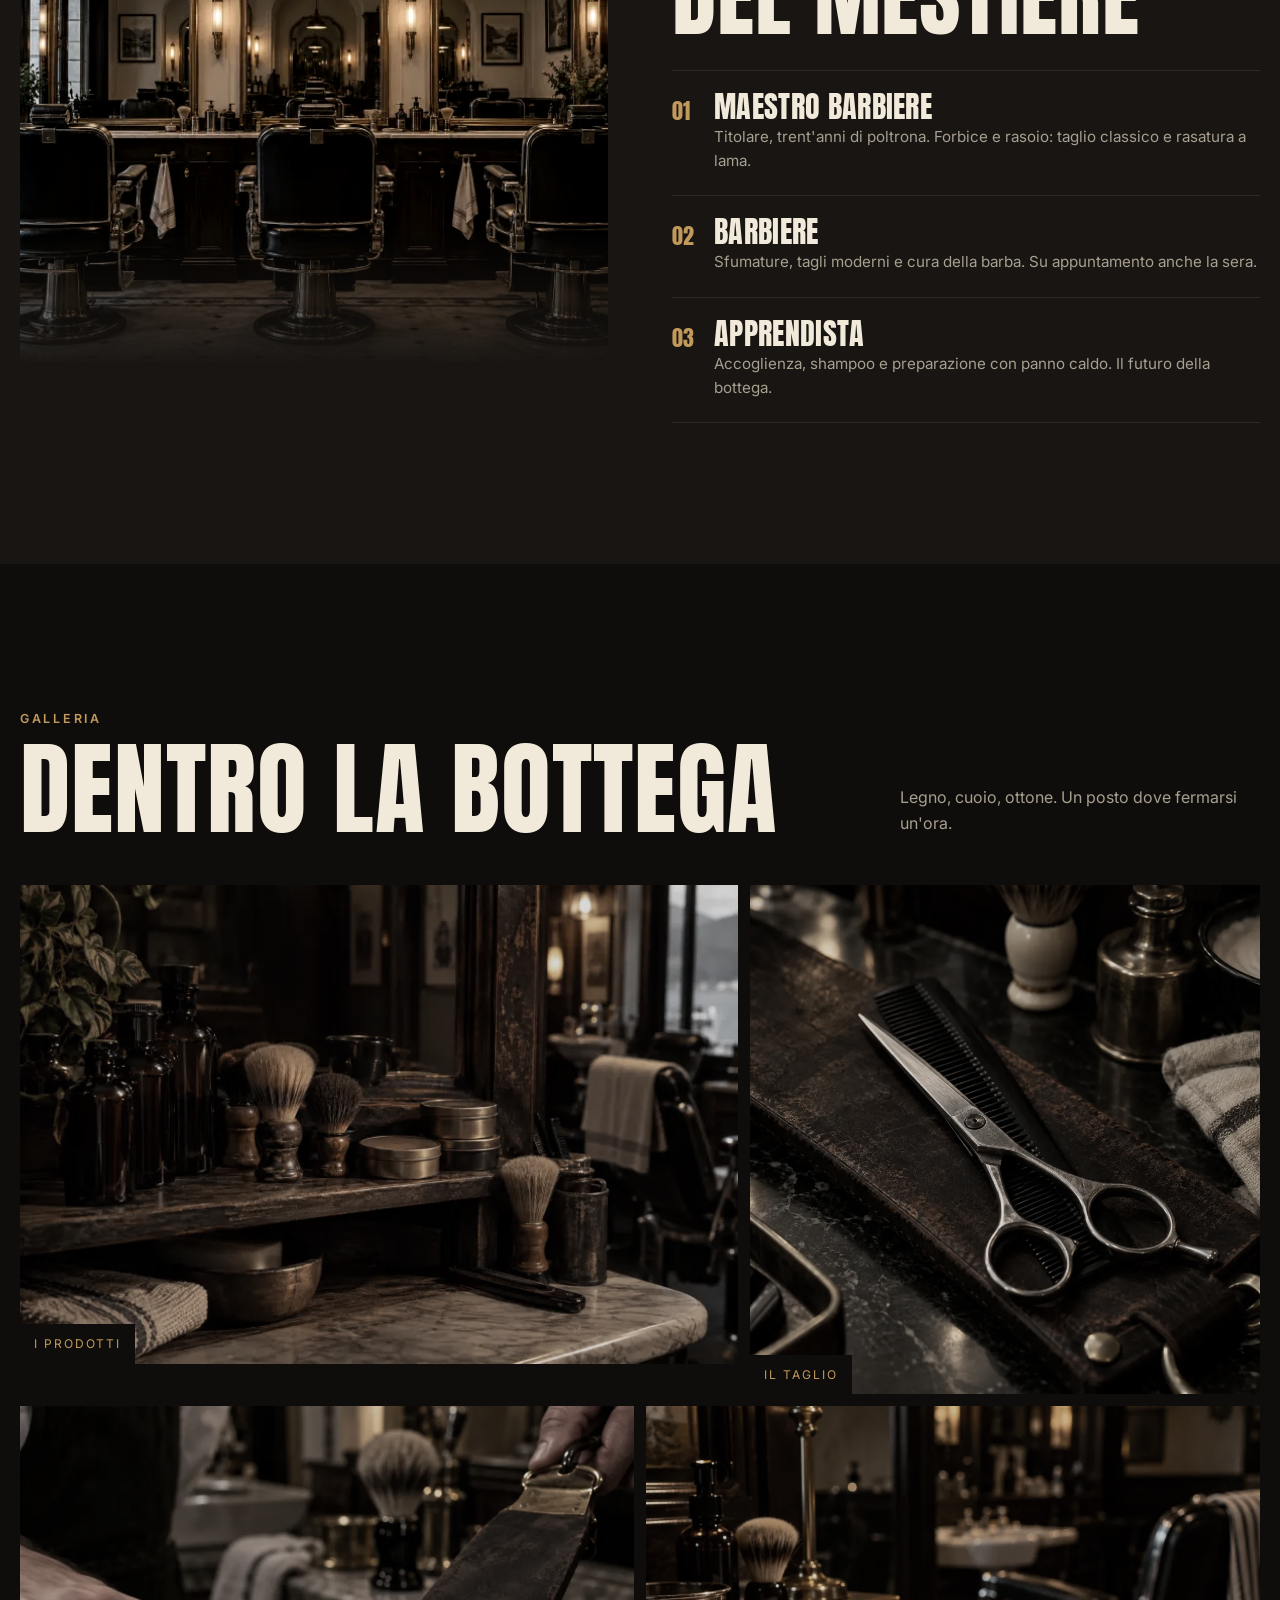
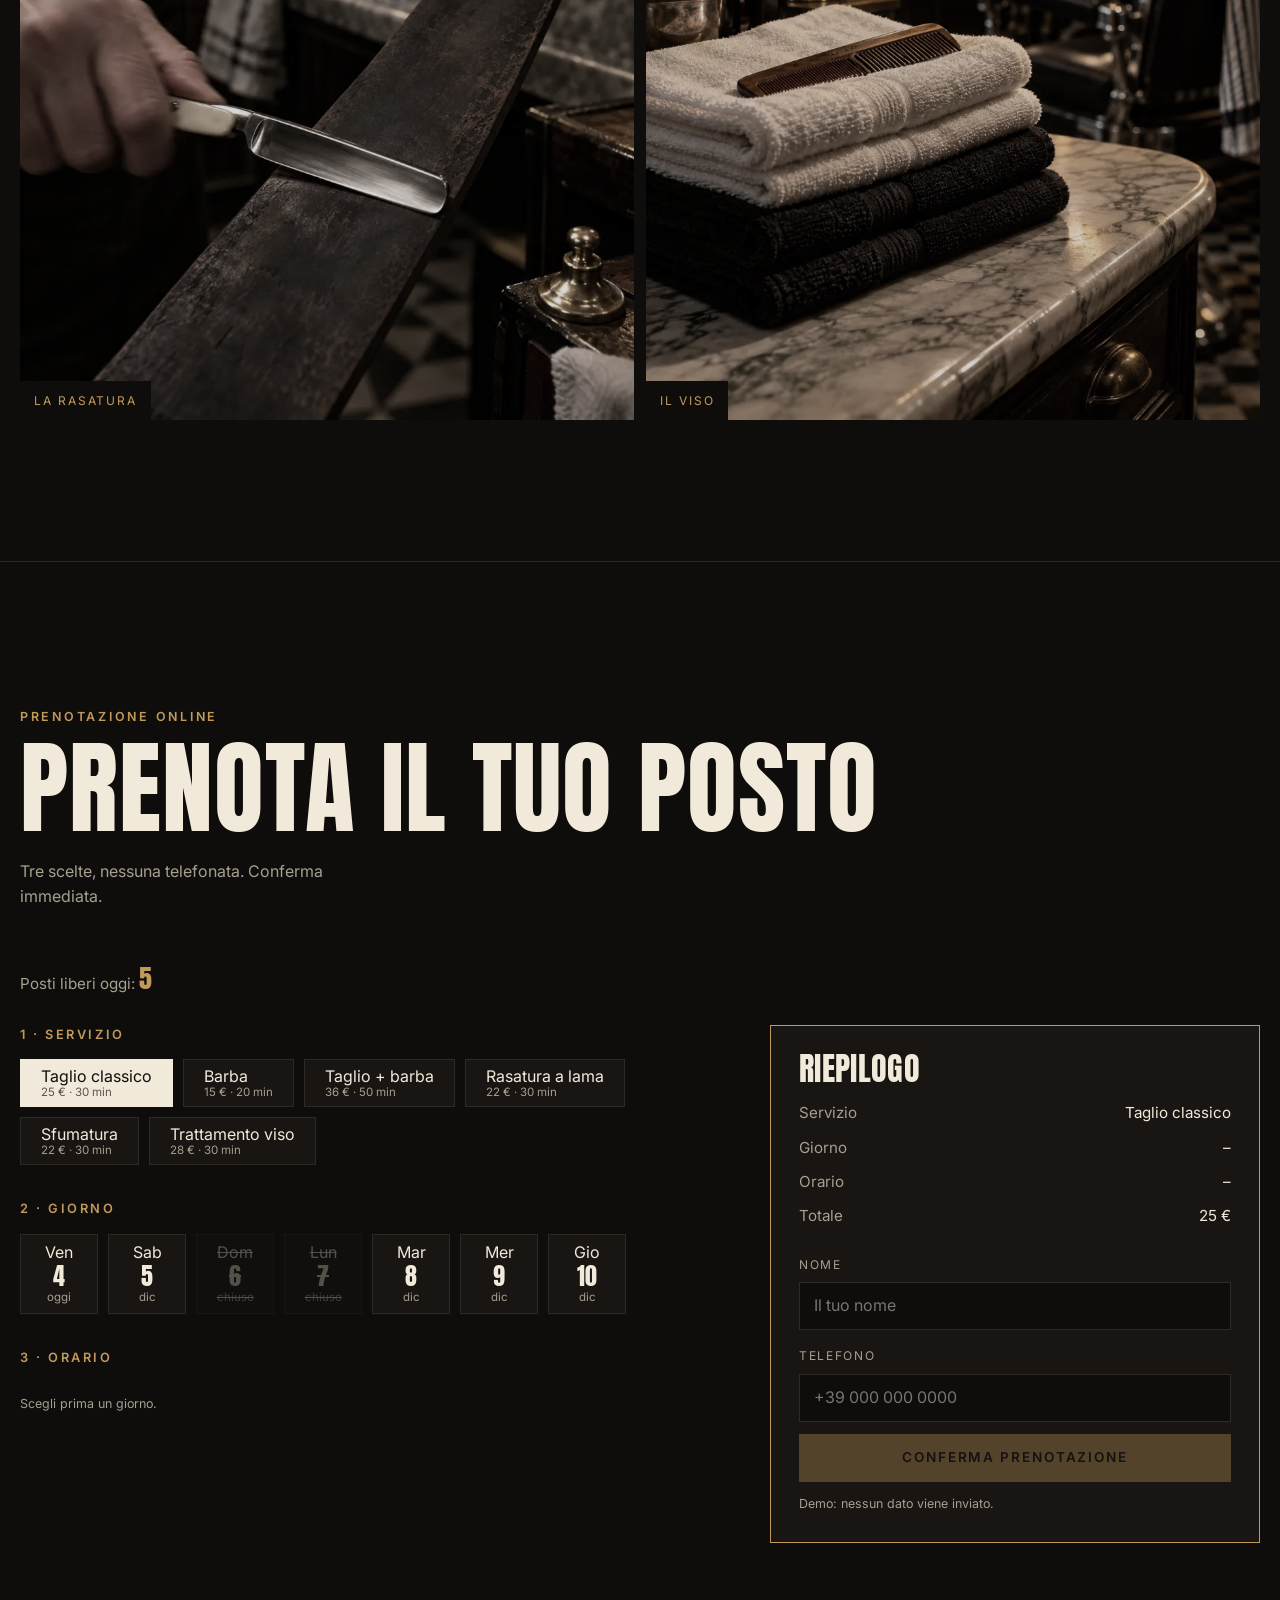
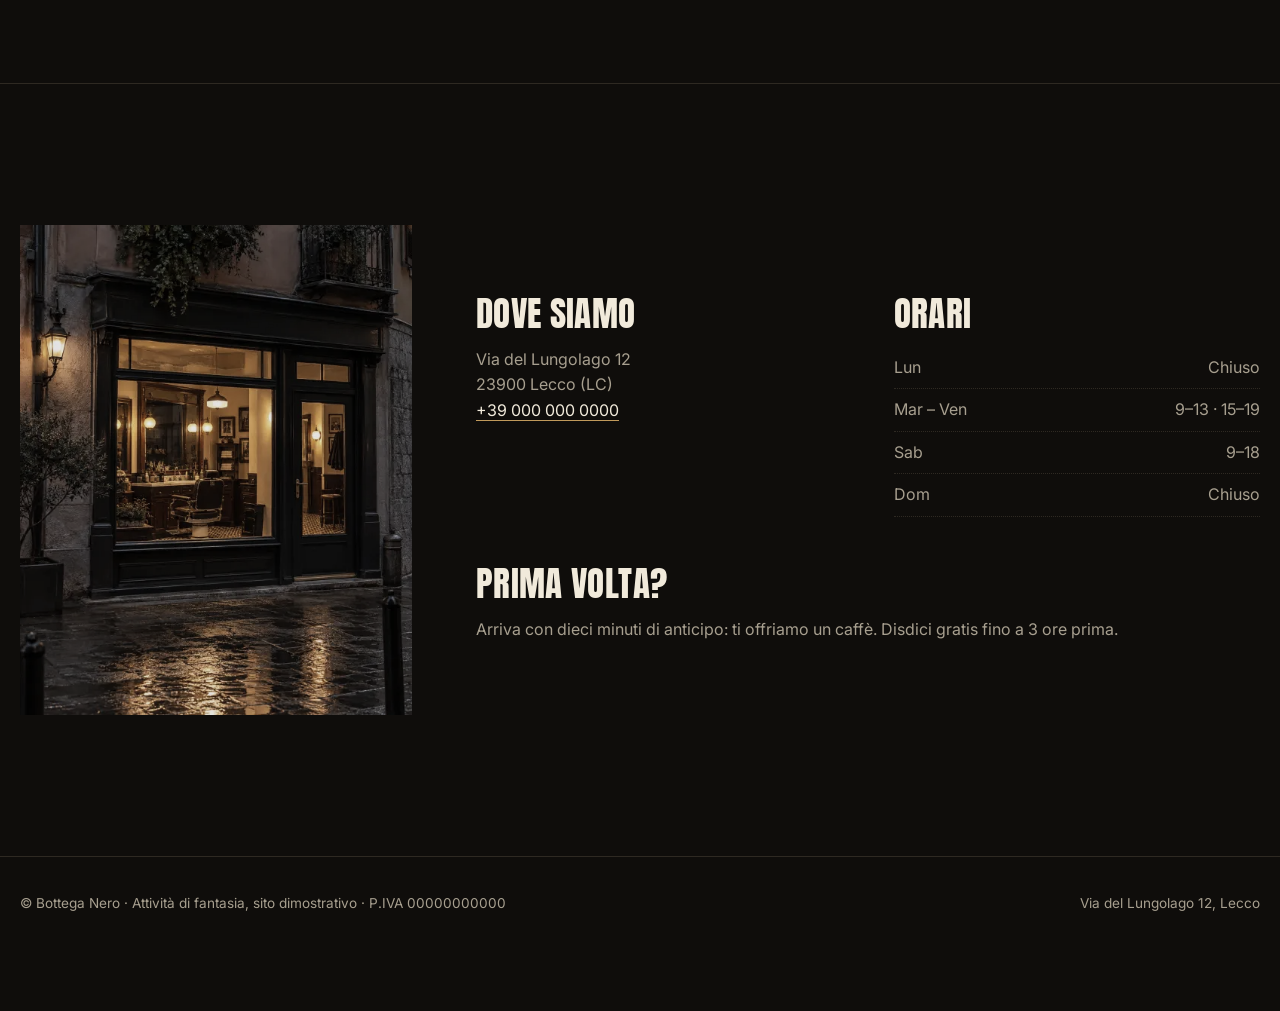
<file: demo/barbiere/index.html>
<!doctype html>
<html lang="it">
<head>
<meta charset="utf-8">
<meta name="viewport" content="width=device-width,initial-scale=1">
<title>Bottega Nero – Barberia classica a Lecco | Taglio, barba, rasatura</title>
<meta name="description" content="Bottega Nero, barberia classica a Lecco: taglio, barba con panno caldo e rasatura a lama. Prenota online il tuo posto in pochi clic.">
<meta name="robots" content="noindex,follow">
<meta name="theme-color" content="#0f0d0b">
<script>if(/[?&]mock/.test(location.search))document.documentElement.className="mock"</script>
<link rel="preload" as="image" href="/img/d-barbiere-poltrona-L.webp" imagesrcset="/img/d-barbiere-poltrona-S.webp 520w,/img/d-barbiere-poltrona-L.webp 900w" imagesizes="(max-width:700px) 80vw,560px" fetchpriority="high">
<link rel="preconnect" href="https://fonts.googleapis.com">
<link rel="preconnect" href="https://fonts.gstatic.com" crossorigin>
<link href="https://fonts.googleapis.com/css2?family=Anton&family=Inter:wght@400;500;600&display=swap" rel="stylesheet">
<style>
:root{--bg:#0f0d0b;--bg2:#181512;--ivory:#f1eadb;--brass:#c19a5b;--mute:#a79f8f;--line:#2e2922;--ease:cubic-bezier(.2,.7,.2,1)}
*{box-sizing:border-box;margin:0;padding:0}
html{scroll-behavior:smooth;scroll-padding-top:72px}
body{background:var(--bg);color:var(--ivory);font:400 16px/1.6 Inter,system-ui,sans-serif;overflow-x:hidden;-webkit-font-smoothing:antialiased}
img{display:block;max-width:100%;height:auto}
a{color:inherit;text-decoration:none}
button{font:inherit;color:inherit;cursor:pointer;border:0;background:none}
:focus-visible{outline:2px solid var(--brass);outline-offset:3px}
.d{font-family:Anton,Impact,sans-serif;font-weight:400;text-transform:uppercase;line-height:.92;letter-spacing:.01em}
.wrap{width:min(1240px,100% - 32px);margin-inline:auto}
.eyebrow{font-size:.78rem;letter-spacing:.22em;text-transform:uppercase;color:var(--brass);font-weight:600}
.skip{position:absolute;left:-999px}.skip:focus{left:8px;top:8px;background:var(--ivory);color:var(--bg);padding:10px;z-index:99}
/* header */
header{position:fixed;inset:0 0 auto;z-index:50;transition:background .4s,border-color .4s;border-bottom:1px solid transparent}
header.s{background:rgba(15,13,11,.92);border-color:var(--line);backdrop-filter:blur(8px)}
.nav{display:flex;align-items:center;justify-content:space-between;height:68px}
.logo{font-size:1.5rem;display:flex;align-items:center;gap:10px}
.logo i{width:10px;height:10px;background:var(--brass);display:inline-block;transform:rotate(45deg)}
.menu{display:flex;gap:28px;align-items:center}
.menu a{font-size:.85rem;letter-spacing:.14em;text-transform:uppercase;padding:12px 0;position:relative}
.menu a.btn{padding:0 24px}
.menu a:not(.btn)::after{content:"";position:absolute;left:0;right:0;bottom:6px;height:1px;background:var(--brass);transform:scaleX(0);transform-origin:left;transition:transform .4s var(--ease)}
.menu a:not(.btn):hover::after{transform:scaleX(1)}
.btn{display:inline-flex;align-items:center;justify-content:center;min-height:48px;padding:0 28px;background:var(--brass);color:var(--bg);font-weight:600;font-size:.85rem;letter-spacing:.14em;text-transform:uppercase;border:1px solid var(--brass);transition:background .3s,color .3s}
.btn:hover{background:var(--ivory);color:var(--bg);border-color:var(--ivory)}
.btn.o{background:transparent;color:var(--ivory);border-color:var(--ivory)}
.btn.o:hover{background:var(--ivory);color:var(--bg)}
.burger{display:none;width:48px;height:48px;position:relative}
.burger span,.burger span::before{position:absolute;left:12px;right:12px;height:2px;background:var(--ivory);content:"";transition:transform .3s}
.burger span{top:23px}.burger span::before{left:0;right:0;top:-7px}
.burger[aria-expanded=true] span{background:transparent}.burger[aria-expanded=true] span::before{transform:translateY(7px) rotate(45deg);top:-7px;box-shadow:0 0 0 0 transparent}
@media(max-width:860px){
.burger{display:block}
.menu{position:fixed;inset:68px 0 auto;background:var(--bg);flex-direction:column;align-items:stretch;gap:0;padding:8px 16px 24px;border-bottom:1px solid var(--line);transform:translateY(-8px);opacity:0;visibility:hidden;transition:.3s var(--ease)}
.menu.open{transform:none;opacity:1;visibility:visible}
.menu a{padding:16px 0;border-bottom:1px solid var(--line)}
.menu .btn{margin-top:16px;border:1px solid var(--brass)}}
/* hero */
.hero{position:relative;min-height:100svh;display:flex;align-items:flex-end;padding:110px 0 56px;overflow:hidden;isolation:isolate}
.spot{position:absolute;left:0;top:0;width:640px;height:640px;margin:-320px 0 0 -320px;border-radius:50%;background:radial-gradient(circle,rgba(193,154,91,.28),rgba(193,154,91,0) 65%);z-index:-1;pointer-events:none;will-change:transform;transform:translate(60vw,30vh)}
.hero h1{font-size:clamp(4.6rem,20vw,17rem);position:relative}
.hero h1 span{display:block}
.hero h1 .br{color:var(--brass)}
.hero-photo{position:absolute;right:0;top:9%;width:min(46vw,560px);aspect-ratio:4/5;z-index:-1;-webkit-mask-image:linear-gradient(to left,#000 45%,transparent 100%),linear-gradient(to bottom,transparent 0,#000 18%,#000 72%,transparent 100%);-webkit-mask-composite:source-in;mask-image:linear-gradient(to left,#000 45%,transparent 100%),linear-gradient(to bottom,transparent 0,#000 18%,#000 72%,transparent 100%);mask-composite:intersect;filter:grayscale(.35) contrast(1.05) brightness(.85)}
.hero-photo img{width:100%;height:100%;object-fit:cover;transform:translateY(var(--py,0px)) scale(1.08)}
.hero-row{display:flex;justify-content:space-between;align-items:flex-end;gap:32px;margin-top:32px;flex-wrap:wrap}
.hero p{max-width:34ch;color:var(--mute);font-size:1.1rem}
.hero .acts{display:flex;gap:12px;flex-wrap:wrap}
.live{display:inline-flex;gap:10px;align-items:center;border:1px solid var(--line);padding:8px 14px;font-size:.85rem;margin-bottom:24px;background:rgba(15,13,11,.6)}
.live b{width:8px;height:8px;border-radius:50%;background:#7ec17e;animation:p 2s infinite}
@keyframes p{50%{opacity:.3}}
.reveal-t{overflow:hidden}
.hero h1 span{transform:translateY(105%);animation:up 1.1s var(--ease) forwards}
.hero h1 span:nth-child(2){animation-delay:.12s}
@keyframes up{to{transform:none}}
@media(max-width:700px){.hero-photo{width:80vw;top:12%;opacity:.55}.hero h1{font-size:clamp(4rem,24vw,8rem)}}
/* marquee */
.mq{border-block:1px solid var(--line);overflow:hidden;padding:18px 0;background:var(--bg2)}
.mq div{display:flex;white-space:nowrap;font-size:clamp(3.5rem,11vw,9rem);will-change:transform;width:max-content}
.mq span{padding-right:.5em;color:transparent;-webkit-text-stroke:1px var(--mute)}
.mq span:nth-child(even){color:var(--brass);-webkit-text-stroke:0}
/* sections */
section{padding:clamp(72px,11vw,150px) 0}
.sh{display:flex;justify-content:space-between;align-items:end;gap:24px;flex-wrap:wrap;margin-bottom:48px}
.sh h2{font-size:clamp(3rem,8vw,7rem);margin-top:12px}
.sh p{max-width:36ch;color:var(--mute)}
.fx{opacity:0;transform:translateY(28px);transition:opacity .9s var(--ease),transform .9s var(--ease)}
.fx.in{opacity:1;transform:none}
/* listino */
.menu-list{list-style:none;border-top:1px solid var(--line)}
.menu-list li{display:grid;grid-template-columns:auto 1fr auto;gap:16px;align-items:baseline;padding:26px 18px;border-bottom:1px solid var(--line);transition:background .3s,color .3s;cursor:pointer}
.menu-list li:hover,.menu-list li:focus-within{background:var(--ivory);color:var(--bg)}
.menu-list li:hover .dots,.menu-list li:hover small{color:#5b5548;border-color:#5b5548}
.menu-list h3{font-size:clamp(1.8rem,4vw,3rem)}
.menu-list h3+small{display:block;font-size:.9rem;color:var(--mute);margin-top:6px;font-family:Inter;text-transform:none;letter-spacing:0}
.dots{border-bottom:2px dotted var(--mute);height:1px;min-width:30px;align-self:end;margin-bottom:.55em;color:var(--mute)}
.price{font-size:clamp(2rem,4.5vw,3.4rem);color:var(--brass);transition:color .3s}
.menu-list li:hover .price{color:var(--bg)}
.li-t{display:block}
.li-t small{color:var(--mute)}
.dur{font-size:.8rem;letter-spacing:.14em;text-transform:uppercase;color:var(--mute)}
@media(max-width:600px){.menu-list li{grid-template-columns:1fr auto;padding:22px 8px}.dots{display:none}}
/* barbieri */
.team{background:var(--bg2)}
.tg{display:grid;grid-template-columns:1fr 1fr;gap:clamp(24px,5vw,80px);align-items:center}
.tg img{width:100%;aspect-ratio:5/4;object-fit:cover;filter:grayscale(.4) contrast(1.05);-webkit-mask-image:linear-gradient(#000 70%,transparent);mask-image:linear-gradient(#000 70%,transparent)}
.roles{list-style:none;margin-top:32px}
.roles li{display:flex;gap:18px;padding:22px 0;border-top:1px solid var(--line)}
.roles li:last-child{border-bottom:1px solid var(--line)}
.roles b{font-family:Anton;font-weight:400;color:var(--brass);font-size:1.4rem;min-width:2.2ch}
.roles h3{font-size:1.9rem;margin-bottom:4px}
.roles p{color:var(--mute);font-size:.95rem}
@media(max-width:800px){.tg{grid-template-columns:1fr}}
.ban{margin-bottom:40px;overflow:hidden}
.ban img{width:100%;aspect-ratio:21/9;object-fit:cover;filter:grayscale(.35) brightness(.85)}
@media(max-width:600px){.ban img{aspect-ratio:3/2}}
/* galleria */
.gal{display:grid;grid-template-columns:repeat(12,1fr);gap:12px}
.gal figure{overflow:hidden;position:relative;background:var(--bg2)}
.gal button.ph{display:block;width:100%;height:100%;padding:0;cursor:zoom-in}
.gal img{width:100%;height:100%;object-fit:cover;filter:grayscale(.5) brightness(.85);transition:transform 1.2s var(--ease),filter .6s}
.gal figure:hover img{transform:scale(1.06);filter:none}
.gal figcaption{position:absolute;left:0;bottom:0;padding:10px 14px;background:var(--bg);font-size:.75rem;letter-spacing:.16em;text-transform:uppercase;color:var(--brass)}
.g1{grid-column:span 7;aspect-ratio:3/2}.g2{grid-column:span 5;aspect-ratio:1}.g3{grid-column:span 6;aspect-ratio:1}.g4{grid-column:span 6;aspect-ratio:1}
@media(max-width:700px){.g1{grid-column:span 12}.g2{grid-column:span 12}.g3,.g4{grid-column:span 6}}
.lb{border:0;background:rgba(15,13,11,.96);color:var(--ivory);width:100vw;height:100vh;max-width:none;max-height:none;padding:16px;margin:0}
.lb[open]{display:flex;align-items:center;justify-content:center}
.lb::backdrop{background:rgba(0,0,0,.9)}
.lb figure{max-width:min(1100px,100%);max-height:100%;display:flex;flex-direction:column;gap:10px;align-items:center}
.lb img{max-width:100%;max-height:calc(100vh - 110px);width:auto;height:auto;object-fit:contain}
.lb figcaption{font-size:.8rem;letter-spacing:.16em;text-transform:uppercase;color:var(--brass)}
.lb button{position:absolute;width:48px;height:48px;background:var(--bg2);border:1px solid var(--line);font-size:1.5rem;line-height:1}
.lb button:hover{border-color:var(--brass)}
.lb .x{top:12px;right:12px}.lb .pv{left:12px;top:50%}.lb .nx{right:12px;top:50%}
/* prenota */
.book{border-block:1px solid var(--line)}
.bk{display:grid;grid-template-columns:1.4fr 1fr;gap:clamp(24px,5vw,72px);align-items:start}
.step{margin-bottom:34px}
.step h3{font-family:Inter;font-size:.8rem;letter-spacing:.2em;text-transform:uppercase;color:var(--brass);margin-bottom:14px;font-weight:600}
.chips{display:flex;flex-wrap:wrap;gap:10px}
.chip{min-height:48px;padding:0 20px;border:1px solid var(--line);background:var(--bg2);transition:background .25s,color .25s,border-color .25s;text-align:left;line-height:1.2}
.chip:hover:not(:disabled){border-color:var(--ivory)}
.chip[aria-pressed=true]{background:var(--ivory);color:var(--bg);border-color:var(--ivory)}
.chip:disabled{opacity:.3;cursor:not-allowed;text-decoration:line-through}
.chip small{display:block;color:var(--mute);font-size:.72rem}
.chip[aria-pressed=true] small{color:#5b5548}
.days .chip{min-width:78px;text-align:center;padding:8px 10px}
.days .chip b{display:block;font-family:Anton;font-weight:400;font-size:1.5rem}
.slots .chip{min-width:78px;text-align:center;padding:0 10px}
.summary{position:sticky;top:90px;border:1px solid var(--brass);padding:28px;background:var(--bg2)}
.summary h3{font-size:2rem;margin-bottom:18px}
.summary dl{display:grid;grid-template-columns:auto 1fr;gap:10px 18px;margin-bottom:22px;font-size:.95rem}
.summary dt{color:var(--mute)}.summary dd{text-align:right}
.summary form{display:grid;gap:12px}
.summary label{font-size:.75rem;letter-spacing:.14em;text-transform:uppercase;color:var(--mute)}
.summary input{width:100%;min-height:48px;background:var(--bg);border:1px solid var(--line);color:var(--ivory);padding:0 14px;font:inherit;margin-top:6px}
.summary .btn{width:100%}
.summary .btn:disabled{opacity:.35;cursor:not-allowed}
.ok{display:none;border:1px solid #7ec17e;padding:16px;font-size:.92rem;margin-top:16px;color:#cfe8cf}
.ok.show{display:block}
.note{font-size:.78rem;color:var(--mute);margin-top:12px}
.free{font-size:.95rem;color:var(--mute);margin-bottom:26px}
.free b{color:var(--brass);font-family:Anton;font-weight:400;font-size:1.6rem;margin:0 4px}
@media(max-width:900px){.bk{grid-template-columns:1fr}.summary{position:static}}
/* info */
.dv{display:grid;grid-template-columns:minmax(0,.8fr) minmax(0,1.6fr);gap:clamp(24px,5vw,72px);align-items:center}
.dv>img{width:100%;aspect-ratio:4/5;object-fit:cover;filter:grayscale(.35) brightness(.9)}
.info{display:grid;grid-template-columns:repeat(2,1fr);gap:clamp(24px,4vw,56px)}
.info>div:last-child{grid-column:1/-1}
.info h3{font-size:2.2rem;margin-bottom:16px}
.info p,.info li{color:var(--mute)}
.info ul{list-style:none}
.info li{display:flex;justify-content:space-between;border-bottom:1px dotted var(--line);padding:8px 0}
.info a{color:var(--ivory);border-bottom:1px solid var(--brass)}
@media(max-width:800px){.dv{grid-template-columns:1fr}.dv>img{aspect-ratio:4/3;object-position:50% 40%}.info{grid-template-columns:1fr}}
footer{padding:36px 0 96px;border-top:1px solid var(--line);color:var(--mute);font-size:.85rem}
footer .wrap{display:flex;justify-content:space-between;gap:16px;flex-wrap:wrap}
/* etichetta */
.tag{position:fixed;right:12px;bottom:12px;z-index:90;display:flex;align-items:center;background:#fff;color:#222;border-radius:999px;box-shadow:0 4px 18px rgba(0,0,0,.35);font:500 12.5px/1 Inter,system-ui,sans-serif}
.tag a{padding:13px 6px 13px 16px;color:#222}
.tag a:hover{text-decoration:underline}
.tag button{width:44px;height:44px;border-radius:50%;color:#555;font-size:18px;line-height:1}
.tag button:hover{color:#000}
.mock .fx{opacity:1;transform:none;transition:none}.mock .hero h1 span{transform:none;animation:none}.mock .tag,.mock .spot{display:none}
@media(prefers-reduced-motion:reduce){*{animation:none!important;transition:none!important;scroll-behavior:auto!important}.fx{opacity:1;transform:none}.hero h1 span{transform:none}.spot{display:none}}
</style>
</head>
<body>
<a class="skip" href="#prenota">Vai alla prenotazione</a>
<header id="hd"><div class="wrap nav">
<a class="logo d" href="#top" aria-label="Bottega Nero, inizio pagina"><i></i>Bottega Nero</a>
<button class="burger" id="bg" aria-expanded="false" aria-controls="mn" aria-label="Apri il menu"><span></span></button>
<nav class="menu" id="mn" aria-label="Principale"><a href="#listino">Listino</a><a href="#barbieri">Barbieri</a><a href="#galleria">Galleria</a><a href="#dove">Dove siamo</a><a class="btn" href="#prenota">Prenota</a></nav>
</div></header>
<main id="top">
<section class="hero" id="hero" style="padding-bottom:56px">
<div class="spot" id="spot" aria-hidden="true"></div>
<div class="hero-photo" aria-hidden="false"><img id="hp" src="/img/d-barbiere-poltrona-L.webp" srcset="/img/d-barbiere-poltrona-S.webp 520w,/img/d-barbiere-poltrona-L.webp 900w" sizes="(max-width:700px) 80vw,560px" width="900" height="1125" alt="Poltrona da barbiere in pelle scura con asciugamano, sotto una lampada in ottone" fetchpriority="high"></div>
<div class="wrap" style="width:min(1240px,100% - 32px)">
<div class="live" id="liveTop"><b></b><span>Oggi liberi: <strong id="freeTop">–</strong> posti</span></div>
<h1 class="d"><div class="reveal-t"><span>Bottega</span></div><div class="reveal-t"><span class="br">Nero</span></div></h1>
<div class="hero-row">
<p>Barberia classica sul lungolago di Lecco. Taglio a forbice, barba con panno caldo, rasatura a lama libera. Senza fretta, su appuntamento.</p>
<div class="acts"><a class="btn" href="#prenota">Prenota il tuo posto</a><a class="btn o" href="#listino">Vedi il listino</a></div>
</div></div>
</section>
<div class="mq" aria-hidden="true"><div class="d" id="mq"><span>Taglio</span><span>Barba</span><span>Rasatura</span><span>Taglio</span><span>Barba</span><span>Rasatura</span><span>Taglio</span><span>Barba</span><span>Rasatura</span></div></div>

<section id="listino"><div class="wrap">
<div class="sh fx"><div><span class="eyebrow">Listino</span><h2 class="d">Servizi &amp; prezzi</h2></div><p>Prezzi chiari, niente extra a sorpresa. Tocca un servizio per prenotarlo.</p></div>
<div class="ban fx"><img src="/img/d-barbiere-barba-L.webp" srcset="/img/d-barbiere-barba-S.webp 700w,/img/d-barbiere-barba-L.webp 1200w" sizes="(max-width:1240px) 100vw,1240px" width="1200" height="800" loading="lazy" alt="Barba curata con pennello, panno caldo e rasoio"></div>
<ul class="menu-list fx" id="lst"></ul>
</div></section>

<section class="team" id="barbieri"><div class="wrap tg">
<div class="fx"><img src="/img/d-barbiere-specchi-L.webp" srcset="/img/d-barbiere-specchi-S.webp 700w,/img/d-barbiere-specchi-L.webp 1200w" sizes="(max-width:800px) 100vw,600px" width="1200" height="800" loading="lazy" alt="Le postazioni della bottega davanti agli specchi con cornice in ottone"></div>
<div class="fx"><span class="eyebrow">La bottega</span><h2 class="d" style="font-size:clamp(3rem,7vw,6rem);margin-top:12px">Le mani<br>del mestiere</h2>
<ul class="roles">
<li><b>01</b><div><h3 class="d">Maestro barbiere</h3><p>Titolare, trent'anni di poltrona. Forbice e rasoio: taglio classico e rasatura a lama.</p></div></li>
<li><b>02</b><div><h3 class="d">Barbiere</h3><p>Sfumature, tagli moderni e cura della barba. Su appuntamento anche la sera.</p></div></li>
<li><b>03</b><div><h3 class="d">Apprendista</h3><p>Accoglienza, shampoo e preparazione con panno caldo. Il futuro della bottega.</p></div></li>
</ul></div></div></section>

<section id="galleria"><div class="wrap">
<div class="sh fx"><div><span class="eyebrow">Galleria</span><h2 class="d">Dentro la bottega</h2></div><p>Legno, cuoio, ottone. Un posto dove fermarsi un'ora.</p></div>
<div class="gal">
<figure class="g1 fx"><button type="button" class="ph" data-full="/img/d-barbiere-prodotti-L.webp" data-alt="Pomate, oli e prodotti per la barba" data-cap="I prodotti" aria-label="Ingrandisci: I prodotti"><img src="/img/d-barbiere-prodotti-L.webp" srcset="/img/d-barbiere-prodotti-S.webp 700w,/img/d-barbiere-prodotti-L.webp 1200w" sizes="(max-width:700px) 100vw,700px" width="1200" height="800" loading="lazy" alt="Pomate, oli e prodotti per la barba"></button><figcaption>I prodotti</figcaption></figure>
<figure class="g2 fx"><button type="button" class="ph" data-full="/img/d-barbiere-forbici-L.webp" data-alt="Forbici e pettine sul piano di lavoro" data-cap="Il taglio" aria-label="Ingrandisci: Il taglio"><img src="/img/d-barbiere-forbici-L.webp" srcset="/img/d-barbiere-forbici-S.webp 480w,/img/d-barbiere-forbici-L.webp 900w" sizes="(max-width:700px) 100vw,500px" width="900" height="900" loading="lazy" alt="Forbici e pettine sul piano di lavoro"></button><figcaption>Il taglio</figcaption></figure>
<figure class="g3 fx"><button type="button" class="ph" data-full="/img/d-barbiere-rasoio-L.webp" data-alt="Rasoio a lama libera aperto sul tavolo" data-cap="La rasatura" aria-label="Ingrandisci: La rasatura"><img src="/img/d-barbiere-rasoio-L.webp" srcset="/img/d-barbiere-rasoio-S.webp 480w,/img/d-barbiere-rasoio-L.webp 900w" sizes="(max-width:700px) 50vw,620px" width="900" height="900" loading="lazy" alt="Rasoio a lama libera aperto sul tavolo"></button><figcaption>La rasatura</figcaption></figure>
<figure class="g4 fx"><button type="button" class="ph" data-full="/img/d-barbiere-asciugamani-L.webp" data-alt="Asciugamani caldi arrotolati per il trattamento viso" data-cap="Il viso" aria-label="Ingrandisci: Il viso"><img src="/img/d-barbiere-asciugamani-L.webp" srcset="/img/d-barbiere-asciugamani-S.webp 480w,/img/d-barbiere-asciugamani-L.webp 900w" sizes="(max-width:700px) 50vw,620px" width="900" height="900" loading="lazy" alt="Asciugamani caldi arrotolati per il trattamento viso"></button><figcaption>Il viso</figcaption></figure>
</div></div></section>

<section class="book" id="prenota"><div class="wrap">
<div class="sh fx"><div><span class="eyebrow">Prenotazione online</span><h2 class="d">Prenota il tuo posto</h2></div><p>Tre scelte, nessuna telefonata. Conferma immediata.</p></div>
<p class="free fx">Posti liberi oggi:<b id="freeBk">–</b><span id="freeNote"></span></p>
<div class="bk">
<div class="fx">
<div class="step"><h3>1 · Servizio</h3><div class="chips" id="cs" role="group" aria-label="Servizio"></div></div>
<div class="step"><h3>2 · Giorno</h3><div class="chips days" id="cd" role="group" aria-label="Giorno"></div></div>
<div class="step"><h3>3 · Orario</h3><div class="chips slots" id="ct" role="group" aria-label="Orario"></div><p class="note" id="sn"></p></div>
</div>
<aside class="summary fx" aria-live="polite">
<h3 class="d">Riepilogo</h3>
<dl><dt>Servizio</dt><dd id="rs">–</dd><dt>Giorno</dt><dd id="rd">–</dd><dt>Orario</dt><dd id="rt">–</dd><dt>Totale</dt><dd id="rp">–</dd></dl>
<form id="fm" novalidate>
<div><label for="nm">Nome</label><input id="nm" autocomplete="given-name" placeholder="Il tuo nome"></div>
<div><label for="tl">Telefono</label><input id="tl" type="tel" autocomplete="tel" placeholder="+39 000 000 0000"></div>
<button class="btn" id="go" disabled>Conferma prenotazione</button>
</form>
<div class="ok" id="ok" role="status"></div>
<p class="note">Demo: nessun dato viene inviato.</p>
</aside></div></div></section>

<section id="dove"><div class="wrap dv"><img src="/img/d-barbiere-vetrina-L.webp" srcset="/img/d-barbiere-vetrina-S.webp 520w,/img/d-barbiere-vetrina-L.webp 900w" sizes="(max-width:800px) 100vw,400px" width="900" height="1125" loading="lazy" alt="La vetrina della bottega con insegna in ottone e porta a vetri"><div class="info">
<div class="fx"><h3 class="d">Dove siamo</h3><p>Via del Lungolago 12<br>23900 Lecco (LC)<br><a href="tel:+390000000000">+39 000 000 0000</a></p></div>
<div class="fx"><h3 class="d">Orari</h3><ul><li><span>Lun</span><span>Chiuso</span></li><li><span>Mar – Ven</span><span>9–13 · 15–19</span></li><li><span>Sab</span><span>9–18</span></li><li><span>Dom</span><span>Chiuso</span></li></ul></div>
<div class="fx"><h3 class="d">Prima volta?</h3><p>Arriva con dieci minuti di anticipo: ti offriamo un caffè. Disdici gratis fino a 3 ore prima.</p></div>
</div></div></section>
</main>
<dialog class="lb" id="lb" aria-label="Foto ingrandita"><figure><img id="lbi" alt=""><figcaption id="lbc"></figcaption></figure><button type="button" class="x" id="lbx" aria-label="Chiudi">×</button><button type="button" class="pv" id="lbp" aria-label="Foto precedente">‹</button><button type="button" class="nx" id="lbn" aria-label="Foto successiva">›</button></dialog>
<footer><div class="wrap"><span>© Bottega Nero · Attività di fantasia, sito dimostrativo · P.IVA 00000000000</span><span>Via del Lungolago 12, Lecco</span></div></footer>

<div class="tag" id="tag"><a href="/siti-web-barbieri-estetica/">Anteprima realizzata da UBG Media</a><button type="button" aria-label="Chiudi etichetta" onclick="document.getElementById('tag').remove()">×</button></div>

<script>
(function(){
var $=function(i){return document.getElementById(i)};
var RM=matchMedia('(prefers-reduced-motion:reduce)').matches;
var SV=[["Taglio classico","Forbice e pettine, finito a mano",25,30],["Barba","Panno caldo, olio e rifinitura",15,20],["Taglio + barba","Il rito completo",36,50],["Rasatura a lama","Asciugamano caldo, rasoio libero",22,30],["Sfumatura","Macchinetta e forbice",22,30],["Trattamento viso","Pulizia e maschera",28,30]];
var DN=["Dom","Lun","Mar","Mer","Gio","Ven","Sab"],MN=["gen","feb","mar","apr","mag","giu","lug","ago","set","ott","nov","dic"];
/* listino */
var L=$("lst");
SV.forEach(function(s,i){var li=document.createElement("li");li.tabIndex=0;li.innerHTML='<span class="li-t"><h3 class="d">'+s[0]+'</h3><small>'+s[1]+' · '+s[3]+' min</small></span><span class="dots"></span><span class="d price">'+s[2]+' €</span>';
function go(){pickS(i);$("prenota").scrollIntoView({behavior:RM?"auto":"smooth"})}
li.onclick=go;li.onkeydown=function(e){if(e.key==="Enter"||e.key===" "){e.preventDefault();go()}};L.appendChild(li)});
/* slot */
var days=[],now=new Date(),st={s:0,d:-1,t:-1,taken:{}};
for(var i=0;i<7;i++){var d=new Date(now.getFullYear(),now.getMonth(),now.getDate()+i);days.push(d)}
function closed(d){return d.getDay()===0||d.getDay()===1}
function slotsFor(d){var a=[],o=d.getDay()===6?[[9,18]]:[[9,13],[15,19]];o.forEach(function(r){for(var m=r[0]*60;m<r[1]*60;m+=30)a.push(m)});return a}
function fmt(m){return ("0"+Math.floor(m/60)).slice(-2)+":"+(m%60?"30":"00")}
function hash(n){n=(n^61)^(n>>>16);n=n+(n<<3);n=n^(n>>>4);n=Math.imul(n,0x27d4eb2d);n=n^(n>>>15);return n>>>0}
function busy(di,m){var d=days[di];if(closed(d))return true;
if(di===0){var nm=now.getHours()*60+now.getMinutes();if(m<=nm+30)return true}
if(st.taken[di+"-"+m])return true;
return hash(d.getDate()*97+m*13+d.getMonth()*7)%100<38}
function freeCount(di){if(closed(days[di]))return 0;return slotsFor(days[di]).filter(function(m){return !busy(di,m)}).length}
function updFree(){var n=freeCount(0);
$("freeTop").textContent=closed(days[0])?"0 (oggi chiuso)":n;
$("freeBk").textContent=n;
$("freeNote").textContent=closed(days[0])?"oggi siamo chiusi, scegli un altro giorno":n===0?"tutto pieno, prova domani":n<=3?"gli ultimi rimasti":"";}
function chip(txt,sub,pr,dis,fn){var b=document.createElement("button");b.type="button";b.className="chip";b.setAttribute("aria-pressed",pr);b.disabled=dis;b.innerHTML=txt+(sub?"<small>"+sub+"</small>":"");b.onclick=fn;return b}
function rS(){var c=$("cs");c.innerHTML="";SV.forEach(function(s,i){c.appendChild(chip(s[0],s[2]+" € · "+s[3]+" min",st.s===i,false,function(){pickS(i)}))})}
function rD(){var c=$("cd");c.innerHTML="";days.forEach(function(d,i){var cl=closed(d);c.appendChild(chip(DN[d.getDay()]+"<b>"+d.getDate()+"</b>",cl?"chiuso":(i?MN[d.getMonth()]:"oggi"),st.d===i,cl,function(){st.d=i;st.t=-1;r()}))})}
function rT(){var c=$("ct");c.innerHTML="";var n=$("sn");
if(st.d<0){n.textContent="Scegli prima un giorno.";return}
var sl=slotsFor(days[st.d]);n.textContent=freeCount(st.d)+" orari liberi su "+sl.length;
sl.forEach(function(m){c.appendChild(chip(fmt(m),"",st.t===m,busy(st.d,m),function(){st.t=m;r()}))})}
function rSum(){var s=SV[st.s],d=st.d>-1?days[st.d]:null;
$("rs").textContent=s[0];$("rp").textContent=s[2]+" €";
$("rd").textContent=d?DN[d.getDay()]+" "+d.getDate()+" "+MN[d.getMonth()]:"–";
$("rt").textContent=st.t>-1?fmt(st.t):"–";
$("go").disabled=!(st.d>-1&&st.t>-1)}
function r(){rS();rD();rT();rSum();updFree()}
function pickS(i){st.s=i;r()}
$("fm").onsubmit=function(e){e.preventDefault();
if(st.d<0||st.t<0)return;
var nm=$("nm").value.trim(),tl=$("tl").value.trim();
if(!nm){$("nm").focus();return}
if(tl.replace(/\D/g,"").length<6){$("tl").focus();return}
var d=days[st.d],s=SV[st.s],o=$("ok");
o.innerHTML="<strong>Prenotazione DEMO confermata.</strong><br>"+nm.replace(/</g,"&lt;")+", ti aspettiamo "+DN[d.getDay()]+" "+d.getDate()+" "+MN[d.getMonth()]+" alle "+fmt(st.t)+" per «"+s[0]+"» ("+s[2]+" €). Nessun dato è stato inviato.";
o.className="ok show";
st.taken[st.d+"-"+st.t]=1;st.t=-1;r();$("fm").reset()};
r();
/* header + menu */
var hd=$("hd"),mn=$("mn"),bg=$("bg");
bg.onclick=function(){var o=mn.classList.toggle("open");bg.setAttribute("aria-expanded",o)};
mn.addEventListener("click",function(e){if(e.target.tagName==="A"){mn.classList.remove("open");bg.setAttribute("aria-expanded","false")}});
/* lightbox */
var lb=$("lb"),ph=[].slice.call(document.querySelectorAll(".gal .ph")),li_=0;
function show(i){li_=(i+ph.length)%ph.length;var b=ph[li_];$("lbi").src=b.dataset.full;$("lbi").alt=b.dataset.alt;$("lbc").textContent=b.dataset.cap}
if(lb&&lb.showModal){ph.forEach(function(b,i){b.onclick=function(){show(i);lb.showModal()}});
$("lbx").onclick=function(){lb.close()};$("lbp").onclick=function(){show(li_-1)};$("lbn").onclick=function(){show(li_+1)};
lb.addEventListener("click",function(e){if(e.target===lb)lb.close()});
lb.addEventListener("keydown",function(e){if(e.key==="ArrowLeft")show(li_-1);if(e.key==="ArrowRight")show(li_+1)})}
/* reveal */
var MOCK=document.documentElement.className==="mock";
if(MOCK){var tg=$("tag");if(tg)tg.remove()}
var io=new IntersectionObserver(function(es){es.forEach(function(e){if(e.isIntersecting){e.target.classList.add("in");io.unobserve(e.target)}})},{threshold:.12});
document.querySelectorAll(".fx").forEach(function(el){if(MOCK)el.classList.add("in");else io.observe(el)});
/* scroll: header, marquee, parallax */
var mq=$("mq"),hp=$("hp"),tk=false;
function onS(){tk=false;var y=scrollY;hd.classList.toggle("s",y>30);
if(!RM){var r=mq.parentNode.getBoundingClientRect();
if(r.top<innerHeight&&r.bottom>0){var p=(innerHeight-r.top)/(innerHeight+r.height);mq.style.transform="translate3d("+(-p*mq.scrollWidth*.42)+"px,0,0)"}
if(y<innerHeight)hp.style.setProperty("--py",(y*.12)+"px")}}
addEventListener("scroll",function(){if(!tk){tk=true;requestAnimationFrame(onS)}},{passive:true});onS();
/* spot */
var hero=$("hero"),sp=$("spot");
if(!RM&&matchMedia("(hover:hover)").matches){var tx=0,ty=0,cx=innerWidth*.6,cy=innerHeight*.3,run=false;
hero.addEventListener("mousemove",function(e){var b=hero.getBoundingClientRect();tx=e.clientX-b.left;ty=e.clientY-b.top;if(!run){run=true;requestAnimationFrame(lp)}});
function lp(){cx+=(tx-cx)*.12;cy+=(ty-cy)*.12;sp.style.transform="translate("+cx+"px,"+cy+"px)";if(Math.abs(tx-cx)+Math.abs(ty-cy)>.5)requestAnimationFrame(lp);else run=false}}
})();
</script>
</body>
</html>
</file>
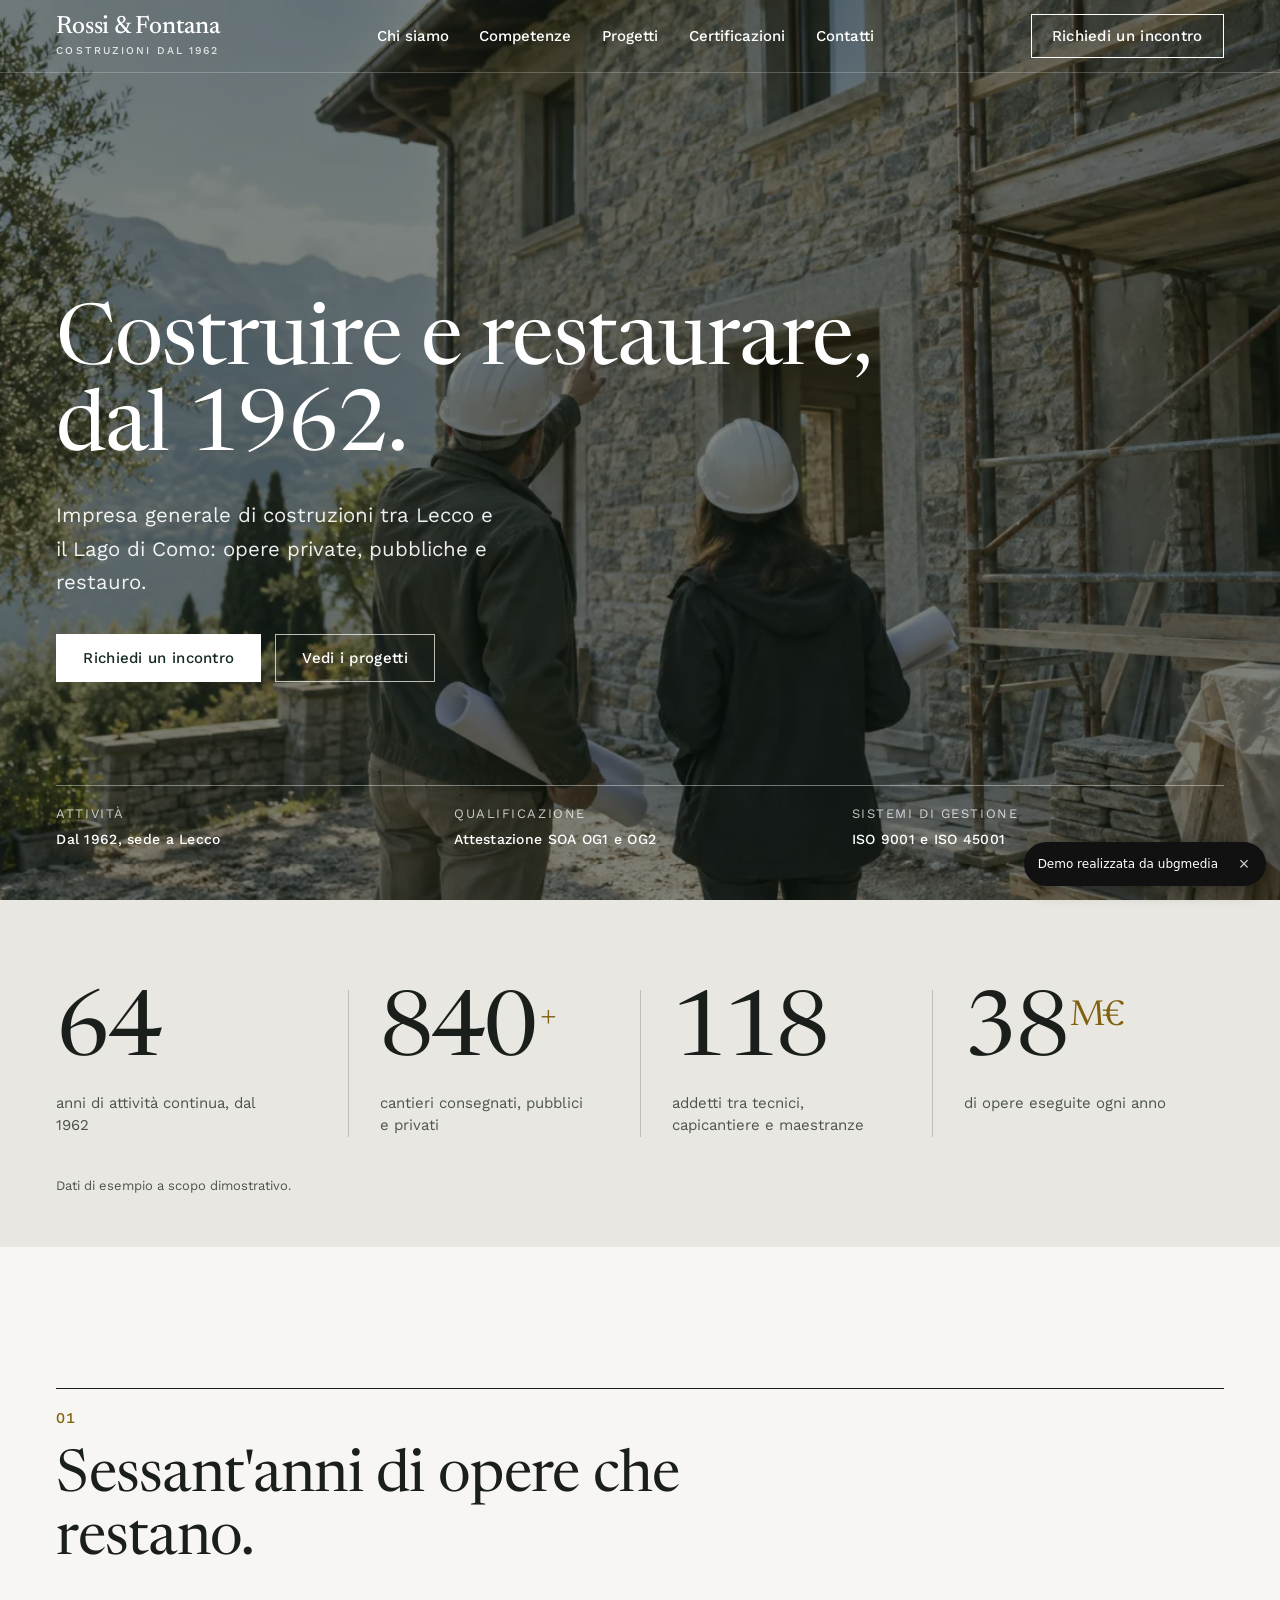
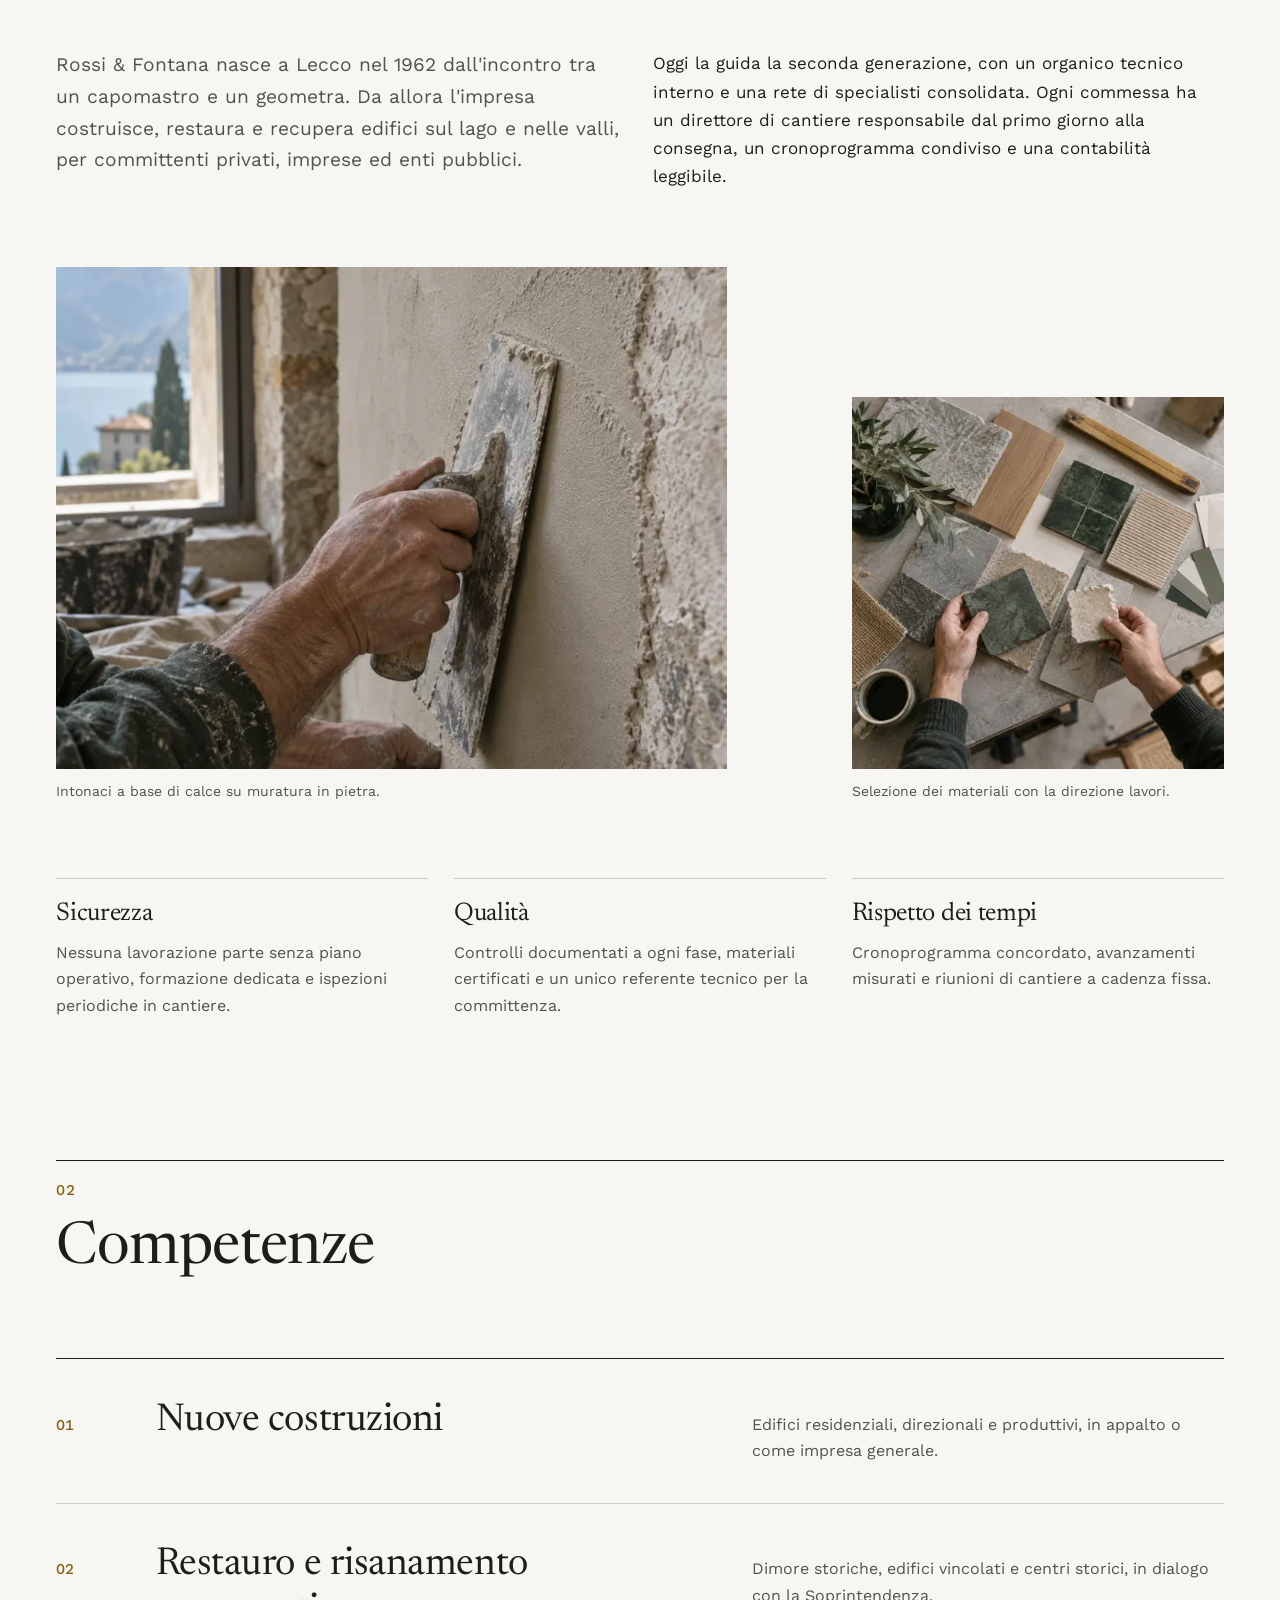
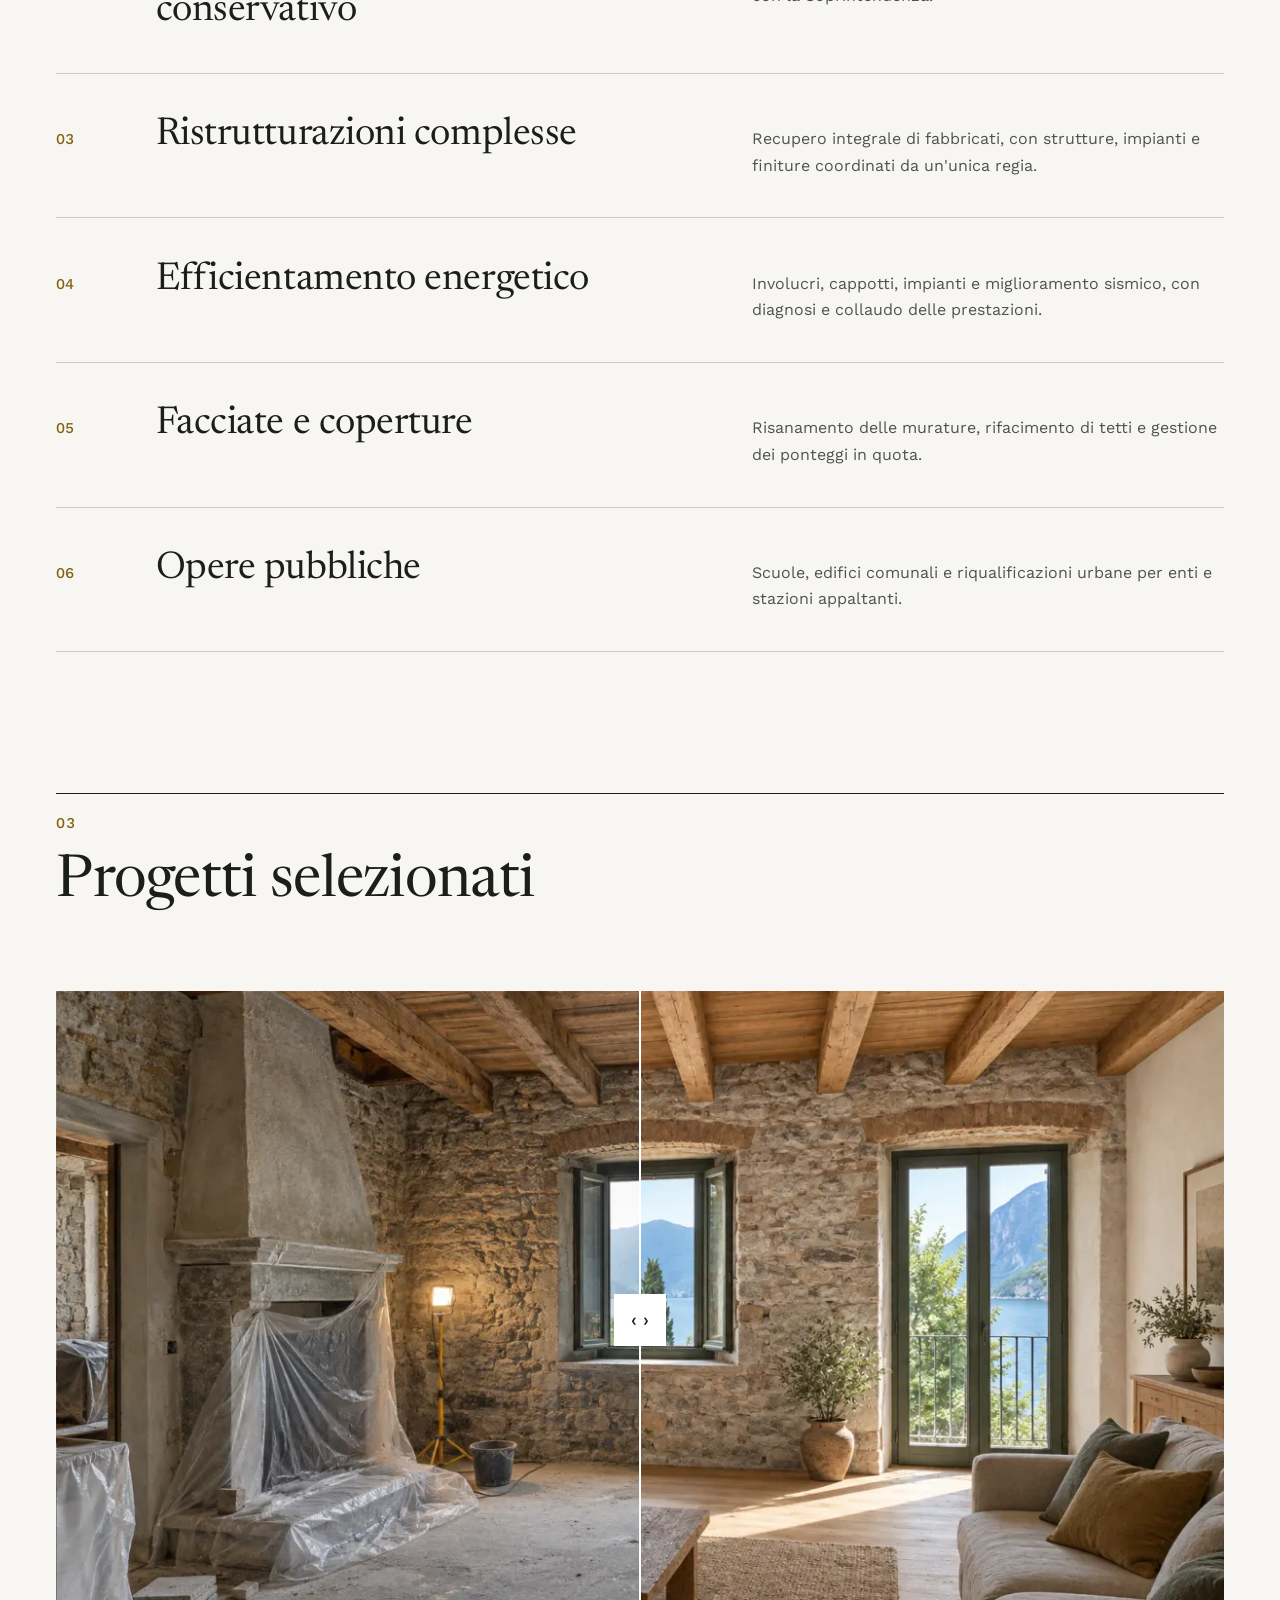
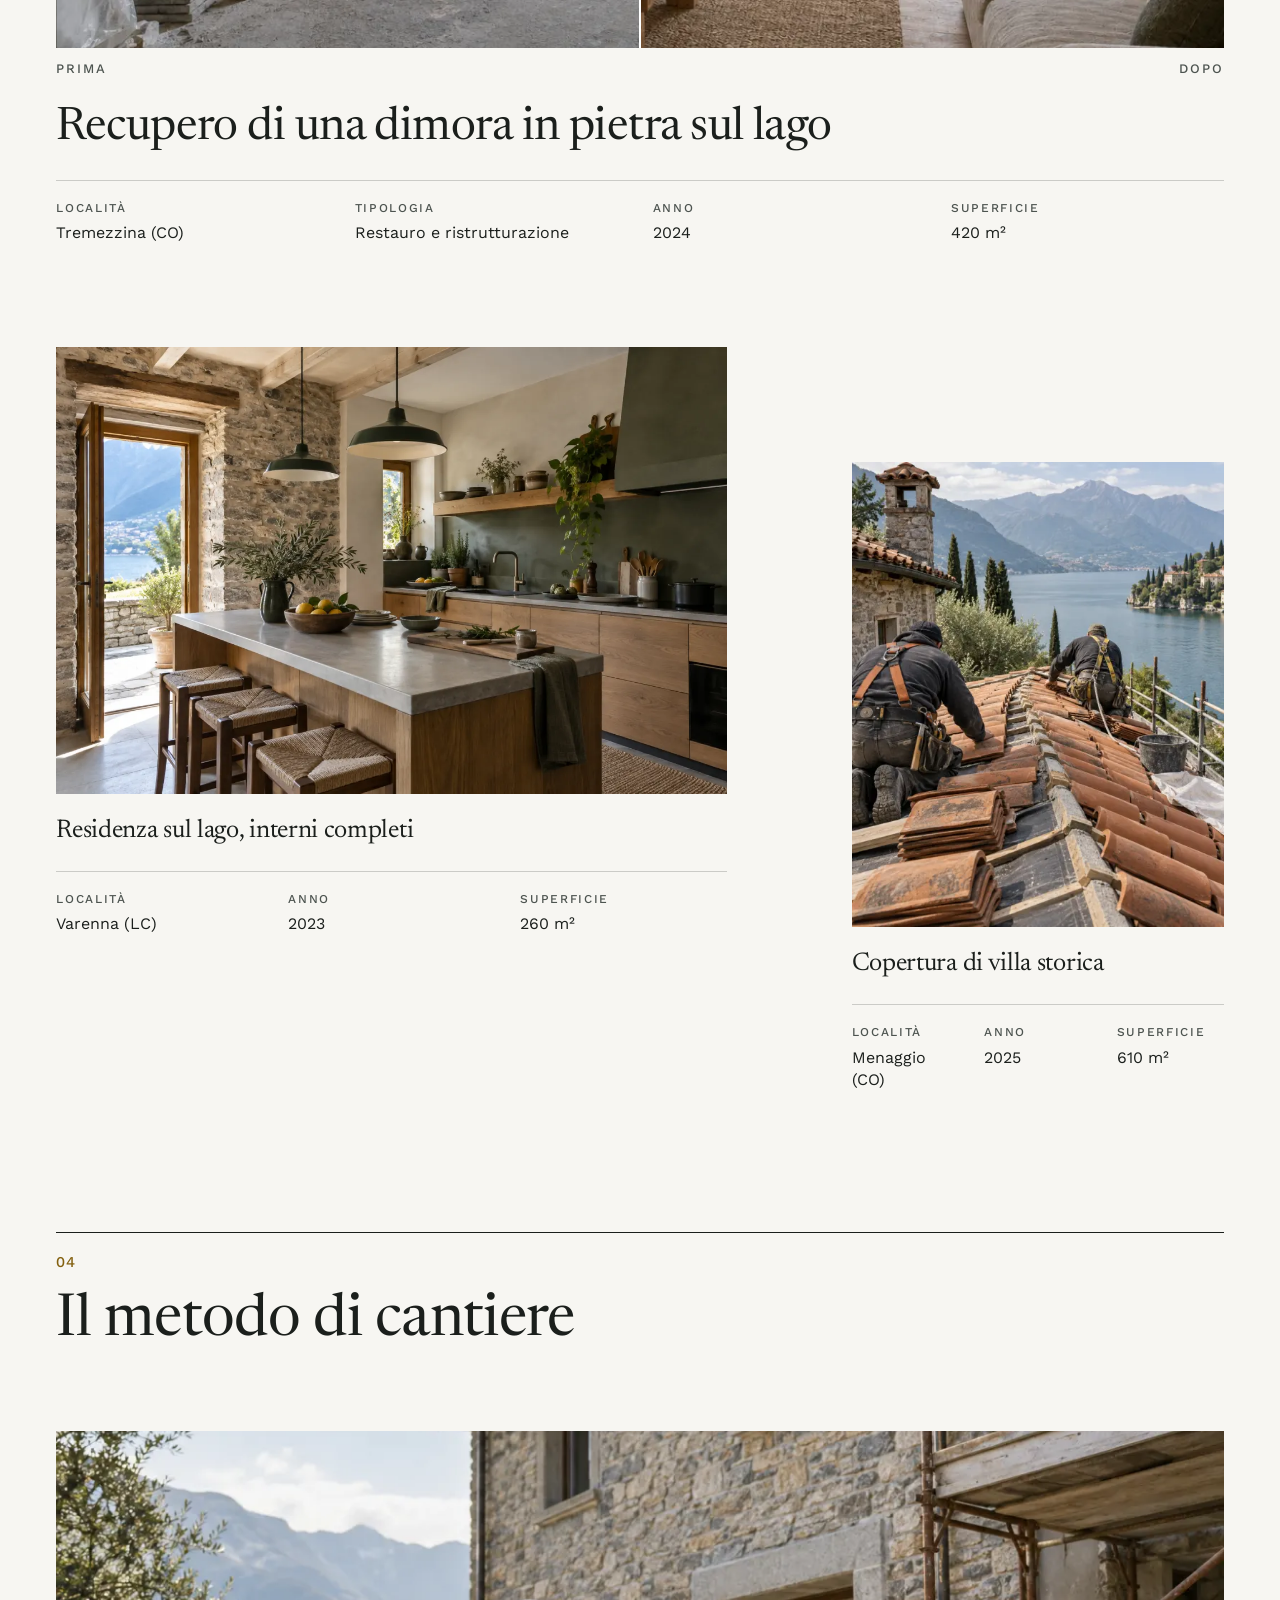
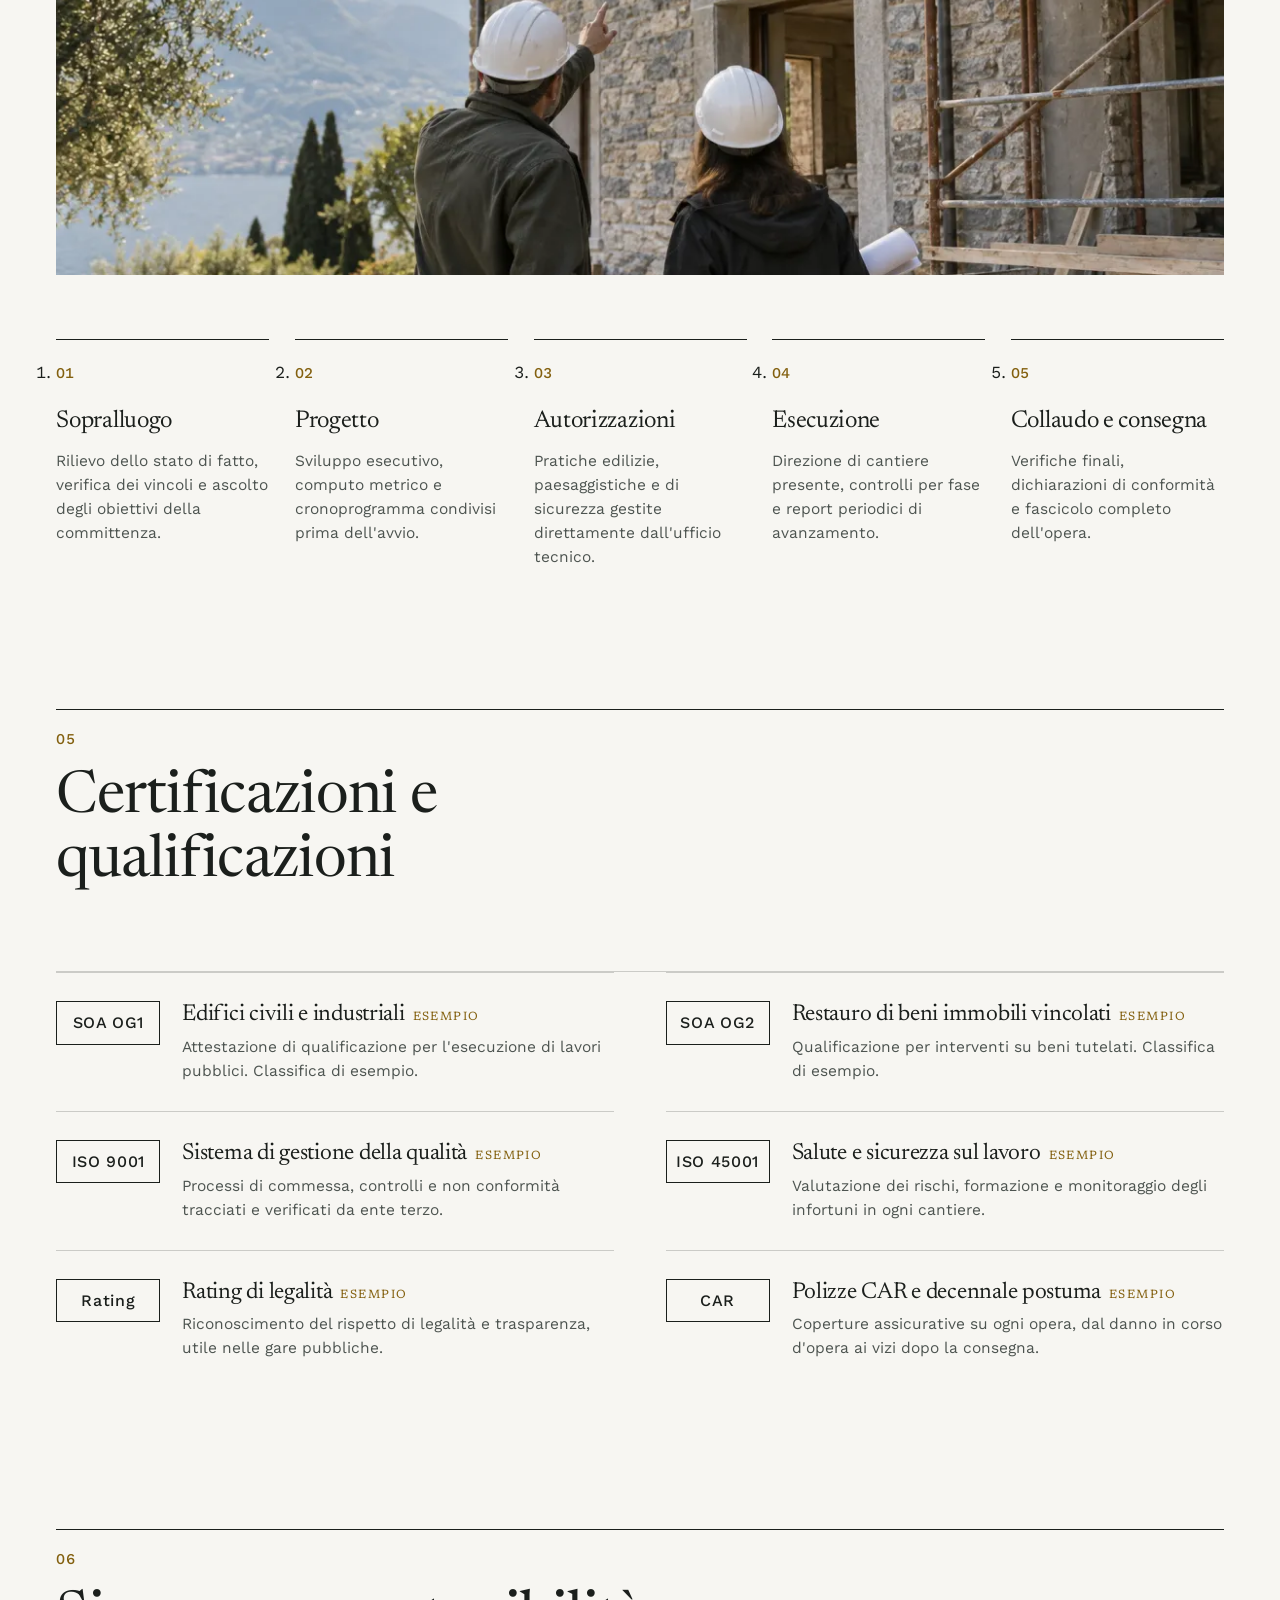
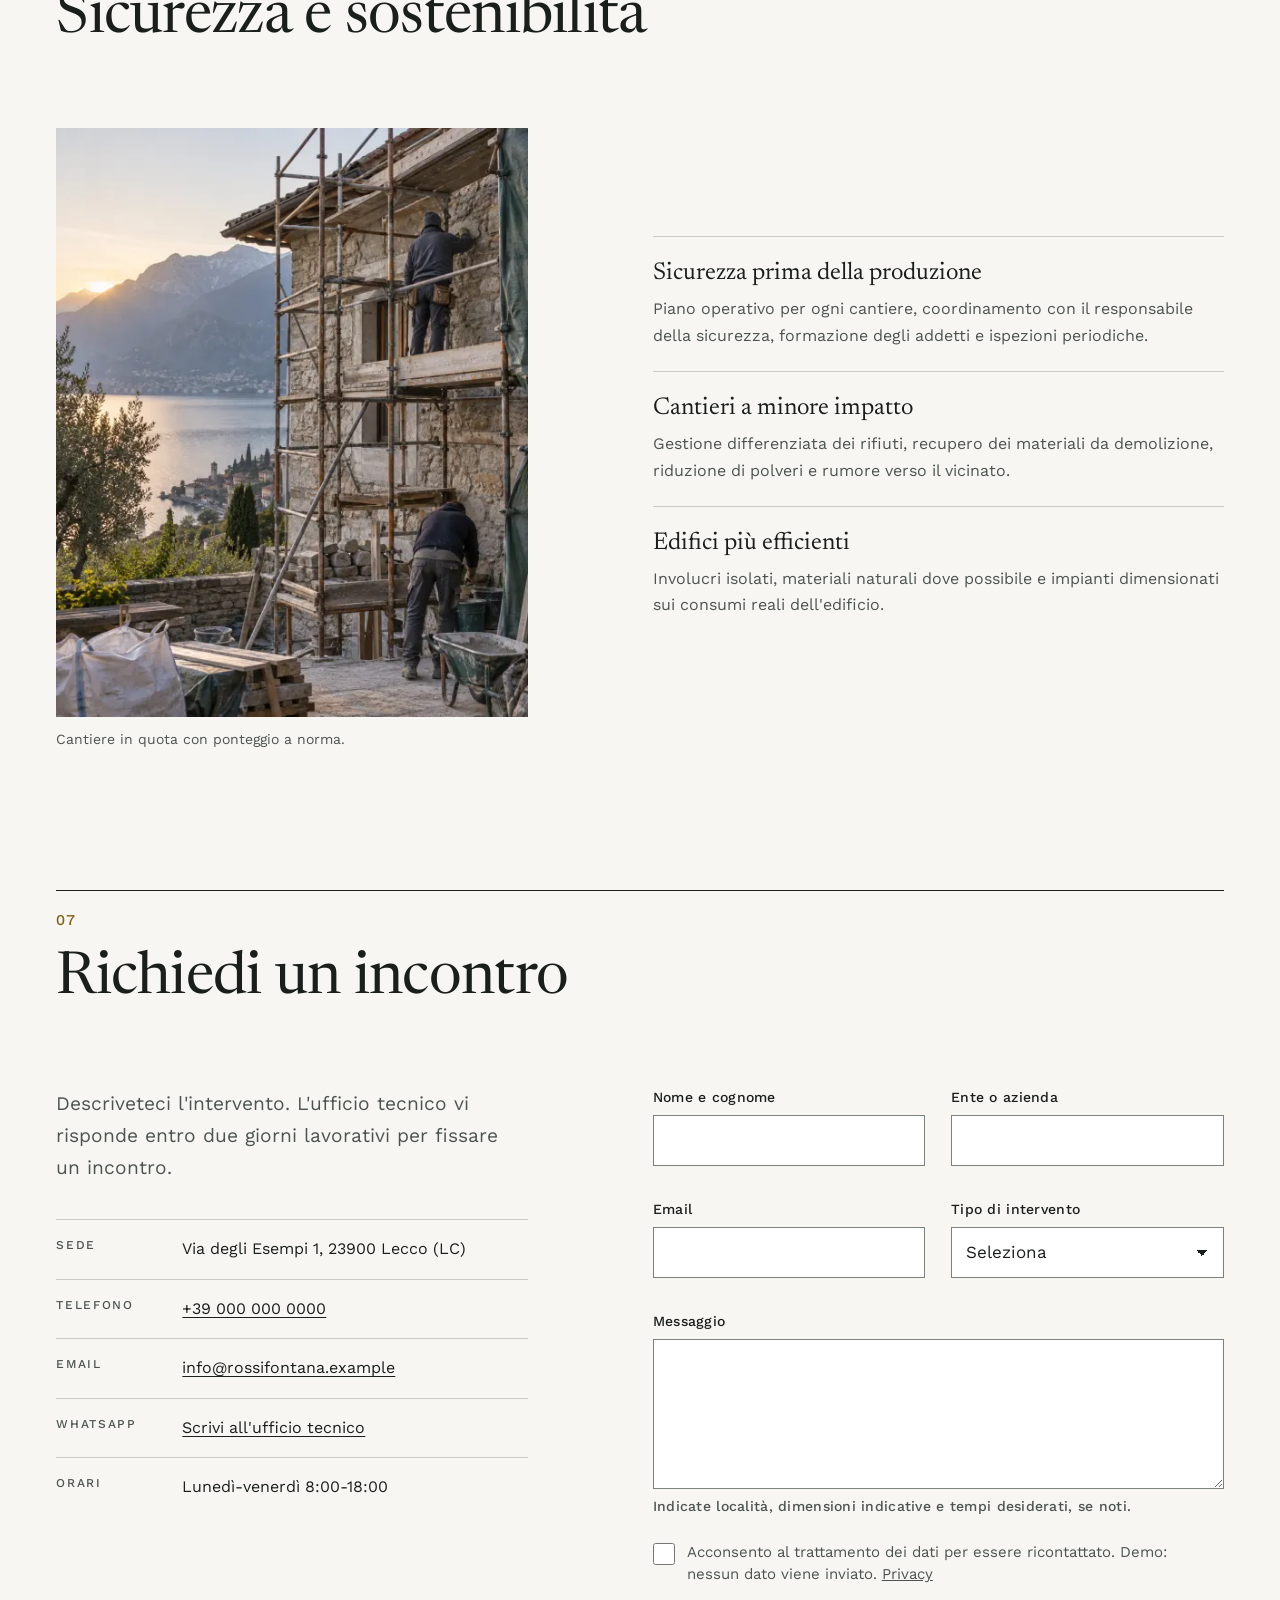
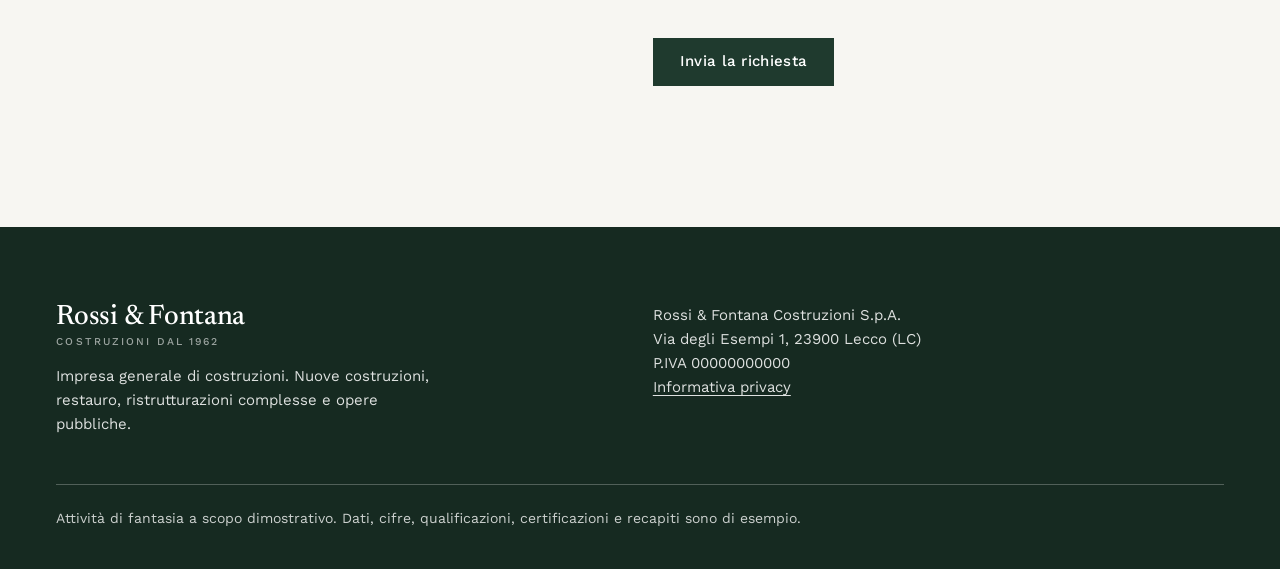
<file: demo/edilizia/index.html>
<!doctype html>
<html lang="it">
<head>
<meta charset="utf-8">
<meta name="viewport" content="width=device-width,initial-scale=1">
<meta name="robots" content="noindex,follow">
<title>Rossi &amp; Fontana Costruzioni | Impresa generale di costruzioni, Lecco</title>
<meta name="description" content="Rossi &amp; Fontana Costruzioni dal 1962: nuove costruzioni, restauro e risanamento conservativo, ristrutturazioni complesse e opere pubbliche tra Lecco e il Lago di Como.">
<meta name="theme-color" content="#1f3a2e">
<meta property="og:type" content="website">
<meta property="og:locale" content="it_IT">
<meta property="og:title" content="Rossi &amp; Fontana Costruzioni | Costruire e restaurare, dal 1962">
<meta property="og:description" content="Impresa generale di costruzioni tra Lecco e il Lago di Como: opere private, pubbliche e restauro. Sito dimostrativo.">
<meta property="og:image" content="/img/d-edilizia-sopralluogo-L.webp">
<script>
document.documentElement.classList.add('js');
if(/[?&]mock\b/.test(location.search))document.documentElement.classList.add('mock');
</script>
<link rel="preload" as="image" href="/img/d-edilizia-sopralluogo-L.webp" imagesrcset="/img/d-edilizia-sopralluogo-S.webp 700w,/img/d-edilizia-sopralluogo-L.webp 1200w" imagesizes="100vw" fetchpriority="high">
<link rel="preconnect" href="https://fonts.googleapis.com">
<link rel="preconnect" href="https://fonts.gstatic.com" crossorigin>
<link href="https://fonts.googleapis.com/css2?family=Newsreader:opsz,wght@6..72,400;6..72,500&family=Work+Sans:wght@400;500;600&display=swap" rel="stylesheet">
<style>
:root{
  color-scheme:light;
  --bg:#f7f6f2;--stone:#e8e7e1;--stone2:#d7d6cf;--ink:#1b1f1c;--ink2:#4d5450;
  --bosco:#1f3a2e;--bosco2:#162a21;--ocra:#b8862b;--ocra-t:#83600f;
  --line:rgba(27,31,28,.2);--line2:rgba(27,31,28,.1);
  --serif:"Newsreader",Georgia,"Times New Roman",serif;--sans:"Work Sans",system-ui,sans-serif;
  --pad:clamp(20px,4.4vw,64px);--gap:clamp(16px,2vw,28px);
  --ease:cubic-bezier(.22,.61,.36,1);
}
*{box-sizing:border-box;margin:0;padding:0}
html{scroll-behavior:smooth;scroll-padding-top:72px;-webkit-text-size-adjust:100%}
body{font:400 17px/1.65 var(--sans);color:var(--ink);background:var(--bg);overflow-x:hidden;-webkit-font-smoothing:antialiased}
img{display:block;max-width:100%;height:auto}
a{color:inherit}
ul{list-style:none}
:focus-visible{outline:3px solid var(--ocra);outline-offset:3px}
.wrap{max-width:1380px;margin:0 auto;padding:0 var(--pad)}
.g{display:grid;grid-template-columns:repeat(12,minmax(0,1fr));column-gap:var(--gap)}
h1,h2,h3{font-family:var(--serif);font-weight:400;letter-spacing:-.012em;line-height:1.08}
h2{font-size:clamp(34px,4.6vw,64px);max-width:20ch}
h3{font-size:clamp(22px,2vw,28px);line-height:1.2}
p{max-width:62ch}
.lead{font-size:clamp(18px,1.5vw,21px);color:var(--ink2)}
.sr{position:absolute;width:1px;height:1px;overflow:hidden;clip:rect(0 0 0 0);white-space:nowrap}

/* sezioni */
.sec{padding:clamp(80px,11vw,168px) 0 0;position:relative}
.sec:last-of-type{padding-bottom:0}
.shead{border-top:1px solid var(--ink);padding-top:22px;margin-bottom:clamp(40px,6vw,88px);row-gap:20px}
.num{grid-column:1/-1;font:500 15px/1 var(--sans);letter-spacing:.06em;color:var(--ocra-t);font-variant-numeric:tabular-nums}
.shead h2{grid-column:1/-1}
.lab{display:block;font:500 13px/1.3 var(--sans);letter-spacing:.14em;text-transform:uppercase;color:var(--ink2)}

/* header */
#hd{position:fixed;inset:0 0 auto 0;z-index:50;color:#fff;border-bottom:1px solid rgba(255,255,255,.22);transition:background .35s var(--ease),color .35s var(--ease),border-color .35s}
#hd.s,#hd.open{background:rgba(247,246,242,.97);color:var(--ink);border-color:var(--line)}
.nav{display:flex;align-items:center;justify-content:space-between;height:72px;gap:24px}
.logo{text-decoration:none;display:block;line-height:1;white-space:nowrap}
.logo b{display:block;font:500 25px/1 var(--serif);letter-spacing:-.01em}
.logo small{display:block;margin-top:6px;font:500 10.5px/1 var(--sans);letter-spacing:.2em;text-transform:uppercase;opacity:.82}
nav ul{display:flex;align-items:center;gap:clamp(20px,2.4vw,40px)}
nav li a{text-decoration:none;font:500 15px/1 var(--sans);padding:14px 0;display:inline-block;background:linear-gradient(currentColor,currentColor) 0 calc(100% - 8px)/0 1px no-repeat;transition:background-size .35s var(--ease)}
nav li a:hover{background-size:100% 1px}
.btn{display:inline-flex;align-items:center;justify-content:center;min-height:48px;padding:0 26px;font:500 15px/1 var(--sans);letter-spacing:.02em;text-decoration:none;white-space:nowrap;border:1px solid transparent;cursor:pointer;border-radius:0;transition:background .3s,color .3s,border-color .3s}
.btn:active{transform:translateY(1px)}
.btn.p{background:var(--bosco);color:#fff}
.btn.p:hover{background:var(--bosco2)}
.btn.l{background:#fff;color:var(--bosco2)}
.btn.l:hover{background:var(--stone)}
.btn.g2{border-color:rgba(255,255,255,.7);color:#fff}
.btn.g2:hover{background:#fff;color:var(--bosco2)}
.nav .btn{min-height:44px;padding:0 20px;background:transparent;border-color:currentColor;color:inherit}
.nav .btn:hover{background:var(--bosco);border-color:var(--bosco);color:#fff}
#hd:not(.s):not(.open) .nav .btn:hover{background:#fff;border-color:#fff;color:var(--bosco2)}
.burger{display:none;width:48px;height:48px;background:none;border:0;color:inherit;cursor:pointer;position:relative}
.burger i,.burger i::before{position:absolute;left:11px;right:11px;height:1.5px;background:currentColor;transition:transform .3s var(--ease)}
.burger i{top:23px}.burger i::before{content:"";left:0;right:0;top:-7px}
.burger[aria-expanded=true] i{transform:rotate(45deg)}
.burger[aria-expanded=true] i::before{transform:translateY(7px) rotate(-90deg)}

/* hero */
.hero{position:relative;min-height:min(100dvh,980px);display:flex;flex-direction:column;justify-content:flex-end;color:#fff;background:var(--bosco2);isolation:isolate}
.hero>picture,.hero>img{position:absolute;inset:0;z-index:-2;width:100%;height:100%}
.hero img.bg{width:100%;height:100%;object-fit:cover;object-position:60% 45%}
.hero::after{content:"";position:absolute;inset:0;z-index:-1;background:rgba(14,26,20,.52)}
.hero-in{width:100%;padding-top:120px;padding-bottom:clamp(28px,4vw,56px)}
.hero h1{font-size:clamp(44px,6.6vw,96px);line-height:1.02;font-weight:400;max-width:18ch;margin-bottom:26px}
.hero .sub{font-size:clamp(18px,1.6vw,22px);max-width:34ch;color:rgba(255,255,255,.92);margin-bottom:34px}
.hero .cta{display:flex;flex-wrap:wrap;gap:14px}
.facts{display:grid;grid-template-columns:repeat(3,minmax(0,1fr));gap:var(--gap);margin-top:clamp(48px,8vw,104px);padding-top:20px;border-top:1px solid rgba(255,255,255,.4)}
.facts div{font:500 14px/1.45 var(--sans);letter-spacing:.02em}
.facts span{display:block;font:400 13px/1.3 var(--sans);letter-spacing:.12em;text-transform:uppercase;color:rgba(255,255,255,.75);margin-bottom:6px}

/* cifre */
.cifre{background:var(--stone);padding:clamp(56px,7vw,104px) 0 clamp(36px,4vw,56px);margin-top:0}
.cifre ul{display:grid;grid-template-columns:repeat(4,minmax(0,1fr))}
.cifre li{padding:0 clamp(16px,2.4vw,40px);border-left:1px solid var(--line)}
.cifre li:first-child{border-left:0;padding-left:0}
.cifre .n{display:block;font:400 clamp(52px,7vw,104px)/1 var(--serif);letter-spacing:-.02em;font-variant-numeric:lining-nums tabular-nums;margin-bottom:14px}
.cifre .n sup{font-size:.4em;vertical-align:top;position:relative;top:.25em;margin-left:2px;color:var(--ocra-t)}
.cifre p{font-size:15px;color:var(--ink2);line-height:1.45;max-width:24ch}
.cifre .note{margin-top:40px;font-size:13px;color:var(--ink2);max-width:none}

/* chi siamo */
.about-txt{grid-column:1/-1;row-gap:20px;margin-bottom:clamp(48px,6vw,88px)}
.about-txt p:first-child{grid-column:1/span 6}
.about-txt p:last-child{grid-column:7/span 6}
.about-img1{grid-column:1/span 7}
.about-img2{grid-column:9/span 4;align-self:end}
.about-img1 img,.about-img2 img{width:100%;object-fit:cover}
.about-img1 img{aspect-ratio:4/3}
.about-img2 img{aspect-ratio:1/1}
figcaption{font-size:14px;color:var(--ink2);margin-top:12px;line-height:1.45}
.vals{margin-top:clamp(48px,6vw,88px);row-gap:32px}
.vals div{grid-column:span 4;border-top:1px solid var(--line);padding-top:20px}
.vals h3{margin-bottom:10px}
.vals p{font-size:16px;color:var(--ink2)}

/* competenze */
.cmp{border-top:1px solid var(--ink)}
.cmp li{border-bottom:1px solid var(--line)}
.cmp a,.cmp .row{display:grid;grid-template-columns:repeat(12,minmax(0,1fr));column-gap:var(--gap);align-items:baseline;padding:clamp(24px,3vw,40px) 0;text-decoration:none;position:relative;transition:padding .45s var(--ease),color .3s}
.cmp .k{grid-column:1/span 1;font:500 15px/1 var(--sans);color:var(--ocra-t);font-variant-numeric:tabular-nums}
.cmp h3{grid-column:2/span 5;font-size:clamp(26px,3vw,42px)}
.cmp p{grid-column:8/span 5;font-size:16px;color:var(--ink2)}
.cmp li:hover .row{padding-left:14px}
.cmp li:hover h3{color:var(--bosco)}

/* progetti */
.cmpwrap{margin-bottom:clamp(20px,2vw,28px)}
#cmp{position:relative;aspect-ratio:16/9;overflow:hidden;cursor:ew-resize;touch-action:pan-y;user-select:none;-webkit-user-select:none;background:var(--stone2);--p:50%}
#cmp img{position:absolute;inset:0;width:100%;height:100%;object-fit:cover;pointer-events:none;-webkit-user-drag:none}
#cmp .pre{clip-path:inset(0 calc(100% - var(--p)) 0 0)}
#cmp .bar{position:absolute;top:0;bottom:0;left:var(--p);width:2px;margin-left:-1px;background:#fff;pointer-events:none}
#cmp .knob{position:absolute;top:50%;left:var(--p);width:52px;height:52px;margin:-26px 0 0 -26px;background:#fff;color:var(--ink);display:grid;place-items:center;pointer-events:none;font:500 18px/1 var(--sans);letter-spacing:6px;padding-left:6px}
#cmp:focus-visible{outline:3px solid var(--ocra);outline-offset:4px}
#cmp:focus-visible .knob{background:var(--ocra)}
.cmpcap{display:flex;justify-content:space-between;font:500 13px/1 var(--sans);letter-spacing:.14em;text-transform:uppercase;color:var(--ink2);margin-top:14px}
.meta{display:grid;grid-template-columns:repeat(4,minmax(0,1fr));gap:var(--gap);margin-top:24px;padding-top:20px;border-top:1px solid var(--line)}
.meta dt{font:500 12px/1.3 var(--sans);letter-spacing:.14em;text-transform:uppercase;color:var(--ink2);margin-bottom:6px}
.meta dd{font:400 16px/1.4 var(--sans)}
.flag h3{font-size:clamp(30px,3.6vw,52px);margin-bottom:0}
.prj2{margin-top:clamp(64px,8vw,120px);row-gap:56px}
.prj2 article:first-child{grid-column:1/span 7}
.prj2 article:last-child{grid-column:9/span 4;margin-top:clamp(0px,9vw,140px)}
.prj2 img{width:100%;object-fit:cover}
.prj2 article:first-child img{aspect-ratio:3/2}
.prj2 article:last-child img{aspect-ratio:4/5}
.prj2 h3{margin:22px 0 0}
.prj2 .meta{grid-template-columns:repeat(3,minmax(0,1fr))}

/* metodo */
.wide{width:100%;aspect-ratio:21/8;object-fit:cover;object-position:50% 38%;margin-bottom:clamp(40px,5vw,72px)}
.fasi{display:grid;grid-template-columns:repeat(5,minmax(0,1fr));column-gap:var(--gap);row-gap:40px}
.fasi li{border-top:1px solid var(--ink);padding-top:18px}
.fasi .k{display:block;font:500 15px/1 var(--sans);color:var(--ocra-t);margin-bottom:26px;font-variant-numeric:tabular-nums}
.fasi h3{margin-bottom:12px;font-size:clamp(22px,1.9vw,27px)}
.fasi p{font-size:15.5px;color:var(--ink2);line-height:1.55}

/* certificazioni */
.cert{display:grid;grid-template-columns:repeat(2,minmax(0,1fr));column-gap:calc(var(--gap)*2);row-gap:0}
.cert li{display:grid;grid-template-columns:104px 1fr;column-gap:22px;padding:28px 0;border-top:1px solid var(--line)}
.cert .code{font:500 16px/1.2 var(--sans);letter-spacing:.04em;border:1px solid var(--ink);align-self:start;text-align:center;padding:11px 6px}
.cert h3{font-size:clamp(21px,1.8vw,25px);margin-bottom:6px}
.cert p{font-size:15.5px;color:var(--ink2);line-height:1.55}
.cert em{font-style:normal;font-size:12px;letter-spacing:.12em;text-transform:uppercase;color:var(--ocra-t);margin-left:8px;white-space:nowrap}
.certfoot{border-top:1px solid var(--line)}

/* sicurezza */
.sic{align-items:center;row-gap:40px}
.sic figure{grid-column:1/span 5}
.sic figure img{width:100%;aspect-ratio:4/5;object-fit:cover}
.sic .txt{grid-column:7/span 6}
.sic h2{margin-bottom:36px}
.sic dl>div{border-top:1px solid var(--line);padding:22px 0}
.sic dt{font:400 clamp(22px,1.9vw,27px)/1.2 var(--serif);margin-bottom:8px}
.sic dd{font-size:16px;color:var(--ink2)}

/* contatti */
.contact{row-gap:56px}
.contact .info{grid-column:1/span 5}
.contact .info h2{margin-bottom:28px}
.contact dl{margin-top:36px}
.contact dl>div{border-top:1px solid var(--line);padding:16px 0;display:grid;grid-template-columns:110px 1fr;gap:16px}
.contact dt{font:500 12px/1.6 var(--sans);letter-spacing:.14em;text-transform:uppercase;color:var(--ink2)}
.contact dd{font-size:16px}
.contact dd a{text-decoration-thickness:1px;text-underline-offset:3px}
#fm{grid-column:7/span 6;display:grid;grid-template-columns:1fr 1fr;gap:26px var(--gap);align-content:start}
.f{display:flex;flex-direction:column;gap:8px;min-width:0}
.f.full,.full{grid-column:1/-1}
label,.f>span{font:500 14px/1.3 var(--sans);letter-spacing:.02em}
input,select,textarea{font:400 17px/1.4 var(--sans);color:var(--ink);background:#fff;border:1px solid #7b827d;border-radius:0;padding:13px 14px;width:100%;min-height:50px;appearance:none;-webkit-appearance:none}
select{background-image:linear-gradient(45deg,transparent 50%,var(--ink) 50%),linear-gradient(135deg,var(--ink) 50%,transparent 50%);background-position:calc(100% - 21px) 22px,calc(100% - 15px) 22px;background-size:6px 6px;background-repeat:no-repeat;padding-right:40px}
textarea{min-height:150px;resize:vertical}
input:hover,select:hover,textarea:hover{border-color:var(--ink)}
input:focus-visible,select:focus-visible,textarea:focus-visible{outline:3px solid var(--ocra);outline-offset:1px;border-color:var(--ink)}
[aria-invalid=true]{border-color:#9b2c1f;border-width:2px}
.err{font-size:14px;color:#9b2c1f;min-height:0}
.chk{display:flex;gap:12px;align-items:flex-start;font:400 15px/1.5 var(--sans);letter-spacing:0;color:var(--ink2)}
.chk input{width:22px;min-height:22px;height:22px;flex:none;margin-top:2px;appearance:auto;-webkit-appearance:auto;accent-color:var(--bosco)}
.ok{display:none;grid-column:1/-1;padding:24px;border:1px solid var(--bosco);background:var(--stone)}
.ok.show{display:block}
.ok b{display:block;font:400 26px/1.2 var(--serif);margin-bottom:6px}

/* footer */
footer{background:var(--bosco2);color:rgba(255,255,255,.86);margin-top:clamp(80px,11vw,168px);padding:clamp(48px,6vw,80px) 0 40px;font-size:15px}
footer .g{row-gap:32px}
footer .a{grid-column:1/span 5}
footer .b{grid-column:7/span 6}
footer .logo b{font-size:28px;color:#fff}
footer .logo small{color:rgba(255,255,255,.7)}
footer p{margin-top:16px;max-width:44ch;line-height:1.6}
footer .legal{grid-column:1/-1;max-width:none;border-top:1px solid rgba(255,255,255,.25);padding-top:22px;font-size:14px;color:rgba(255,255,255,.78)}
footer a{text-underline-offset:3px}

/* pillola UBG */
.tagUBG{position:fixed;right:14px;bottom:14px;z-index:70;display:flex;align-items:center;background:#111;color:#fff;font:500 12px/1 system-ui,sans-serif;border-radius:99px;box-shadow:0 4px 18px rgba(0,0,0,.28)}
.tagUBG a{padding:0 4px 0 14px;min-height:44px;display:flex;align-items:center;text-decoration:none;color:#fff}
.tagUBG button{width:44px;height:44px;background:none;border:0;color:#c8c8c8;font-size:18px;cursor:pointer;border-radius:99px}
.tagUBG.x{display:none}

/* reveal */
.js .rv{opacity:0;transform:translateY(14px);transition:opacity .9s var(--ease),transform .9s var(--ease)}
.js .rv.in{opacity:1;transform:none}
.js .rv.d1{transition-delay:.1s}.js .rv.d2{transition-delay:.2s}.js .rv.d3{transition-delay:.3s}

/* modalita mockup: tutto gia nello stato finale, niente pillola */
.mock .rv{opacity:1!important;transform:none!important;transition:none!important}
.mock .tagUBG{display:none!important}
@media(prefers-reduced-motion:reduce){
  html{scroll-behavior:auto}
  .js .rv{opacity:1;transform:none;transition:none}
  *{transition-duration:.01ms!important}
}

/* tablet e mobile */
@media(max-width:1020px){
  .burger{display:block}
  nav{position:fixed;inset:72px 0 auto 0;background:var(--bg);color:var(--ink);border-bottom:1px solid var(--line);max-height:0;overflow:hidden;visibility:hidden;transition:max-height .45s var(--ease),visibility 0s .45s}
  #hd.open nav{max-height:calc(100dvh - 72px);visibility:visible;transition:max-height .45s var(--ease)}
  nav ul{flex-direction:column;align-items:stretch;gap:0;padding:12px var(--pad) 28px}
  nav li a{display:block;padding:18px 0;font-size:19px;border-bottom:1px solid var(--line2)}
  nav li:last-child{padding-top:20px}
  nav li:last-child a{border:1px solid var(--ink);text-align:center;padding:16px;background:none}
  .nav>.btn{display:none}
  .cifre ul{grid-template-columns:repeat(2,minmax(0,1fr));row-gap:40px}
  .cifre li:nth-child(3){border-left:0;padding-left:0}
  .fasi{grid-template-columns:repeat(2,minmax(0,1fr))}
  .cert{grid-template-columns:1fr}
  .cmp h3{grid-column:2/span 11}
  .cmp p{grid-column:2/span 11;margin-top:10px}
  .cmp a,.cmp .row{align-items:start}
}
@media(max-width:820px){
  body{font-size:16.5px}
  .g{column-gap:0}
  .about-txt p:first-child,.about-txt p:last-child,.about-img1,.about-img2,.vals div,.sic figure,.sic .txt,.contact .info,#fm,footer .a,footer .b,.prj2 article:first-child,.prj2 article:last-child{grid-column:1/-1}
  .about-txt{row-gap:20px}
  .about-img1{margin-bottom:28px}
  .about-img2{width:70%;justify-self:end}
  .prj2 article:last-child{margin-top:0}
  .prj2 article:last-child img{aspect-ratio:4/5}
  .hero h1{max-width:11ch}
  .facts{grid-template-columns:1fr;gap:14px;margin-top:40px}
  .facts div{display:grid;grid-template-columns:150px 1fr;align-items:baseline;gap:10px}
  .facts span{margin:0;font-size:12px;letter-spacing:.08em}
  #cmp{aspect-ratio:4/3}
  .meta,.prj2 .meta{grid-template-columns:repeat(2,minmax(0,1fr));row-gap:16px}
  .wide{aspect-ratio:16/9}
  #fm{grid-template-columns:1fr}
  .contact dl>div{grid-template-columns:96px 1fr;gap:12px}
  .cmp .k{grid-column:1/span 1}
  .sic{row-gap:28px}
  .tagUBG a{padding-left:12px;font-size:11px}
}
@media(max-width:540px){
  .fasi{grid-template-columns:1fr}
  .cifre .n{font-size:clamp(44px,15vw,64px)}
  .cert li{grid-template-columns:1fr;row-gap:14px}
  .cert .code{justify-self:start;padding:9px 16px}
  .tagUBG a{max-width:150px;line-height:1.15;padding:6px 0 6px 12px}
  .hero .cta .btn{flex:1 1 100%}
}
</style>
</head>
<body>

<header id="hd">
  <div class="wrap nav">
    <a class="logo" href="#top" aria-label="Rossi &amp; Fontana Costruzioni, inizio pagina"><b>Rossi &amp; Fontana</b><small>Costruzioni dal 1962</small></a>
    <nav id="mn" aria-label="Principale">
      <ul>
        <li><a href="#chi-siamo">Chi siamo</a></li>
        <li><a href="#competenze">Competenze</a></li>
        <li><a href="#progetti">Progetti</a></li>
        <li><a href="#certificazioni">Certificazioni</a></li>
        <li><a href="#contatti">Contatti</a></li>
      </ul>
    </nav>
    <a class="btn" href="#contatti">Richiedi un incontro</a>
    <button class="burger" id="bg" type="button" aria-expanded="false" aria-controls="mn" aria-label="Apri il menu"><i></i></button>
  </div>
</header>

<main id="top">

<section class="hero" aria-labelledby="t-hero">
  <img class="bg" src="/img/d-edilizia-sopralluogo-L.webp" srcset="/img/d-edilizia-sopralluogo-S.webp 700w,/img/d-edilizia-sopralluogo-L.webp 1200w" sizes="100vw" width="1200" height="800" fetchpriority="high" alt="Due tecnici con casco e disegni di progetto davanti a una casa in pietra con ponteggio, sul lago">
  <div class="wrap hero-in">
    <h1 id="t-hero" class="rv">Costruire e restaurare, dal 1962.</h1>
    <p class="sub rv d1">Impresa generale di costruzioni tra Lecco e il Lago di Como: opere private, pubbliche e restauro.</p>
    <div class="cta rv d2">
      <a class="btn l" href="#contatti">Richiedi un incontro</a>
      <a class="btn g2" href="#progetti">Vedi i progetti</a>
    </div>
    <div class="facts rv d3">
      <div><span>Attività</span>Dal 1962, sede a Lecco</div>
      <div><span>Qualificazione</span>Attestazione SOA OG1 e OG2</div>
      <div><span>Sistemi di gestione</span>ISO 9001 e ISO 45001</div>
    </div>
  </div>
</section>

<section class="cifre" aria-label="L'impresa in cifre">
  <div class="wrap">
    <ul>
      <li class="rv"><span class="n"><span data-c="64">64</span></span><p>anni di attività continua, dal 1962</p></li>
      <li class="rv d1"><span class="n"><span data-c="840">840</span><sup>+</sup></span><p>cantieri consegnati, pubblici e privati</p></li>
      <li class="rv d2"><span class="n"><span data-c="118">118</span></span><p>addetti tra tecnici, capicantiere e maestranze</p></li>
      <li class="rv d3"><span class="n"><span data-c="38">38</span><sup>M&euro;</sup></span><p>di opere eseguite ogni anno</p></li>
    </ul>
    <p class="note">Dati di esempio a scopo dimostrativo.</p>
  </div>
</section>

<section class="sec" id="chi-siamo" aria-labelledby="t-chi">
  <div class="wrap">
    <div class="g shead rv"><span class="num">01</span><h2 id="t-chi">Sessant'anni di opere che restano.</h2></div>
    <div class="g about-txt">
      <p class="lead rv">Rossi &amp; Fontana nasce a Lecco nel 1962 dall'incontro tra un capomastro e un geometra. Da allora l'impresa costruisce, restaura e recupera edifici sul lago e nelle valli, per committenti privati, imprese ed enti pubblici.</p>
      <p class="rv d1">Oggi la guida la seconda generazione, con un organico tecnico interno e una rete di specialisti consolidata. Ogni commessa ha un direttore di cantiere responsabile dal primo giorno alla consegna, un cronoprogramma condiviso e una contabilità leggibile.</p>
    </div>
    <div class="g">
      <figure class="about-img1 rv"><img src="/img/d-edilizia-intonaco-S.webp" srcset="/img/d-edilizia-intonaco-S.webp 480w,/img/d-edilizia-intonaco-L.webp 900w" sizes="(max-width:820px) 100vw,58vw" width="900" height="900" loading="lazy" alt="Mani di un intonacatore che lisciano la malta su una parete accanto a una finestra sul lago"><figcaption>Intonaci a base di calce su muratura in pietra.</figcaption></figure>
      <figure class="about-img2 rv d1"><img src="/img/d-edilizia-materiali-S.webp" srcset="/img/d-edilizia-materiali-S.webp 480w,/img/d-edilizia-materiali-L.webp 900w" sizes="(max-width:820px) 70vw,30vw" width="900" height="900" loading="lazy" alt="Campionatura di pietre, legno e piastrelle verdi su un tavolo, con un metro pieghevole"><figcaption>Selezione dei materiali con la direzione lavori.</figcaption></figure>
    </div>
    <div class="g vals">
      <div class="rv"><h3>Sicurezza</h3><p>Nessuna lavorazione parte senza piano operativo, formazione dedicata e ispezioni periodiche in cantiere.</p></div>
      <div class="rv d1"><h3>Qualità</h3><p>Controlli documentati a ogni fase, materiali certificati e un unico referente tecnico per la committenza.</p></div>
      <div class="rv d2"><h3>Rispetto dei tempi</h3><p>Cronoprogramma concordato, avanzamenti misurati e riunioni di cantiere a cadenza fissa.</p></div>
    </div>
  </div>
</section>

<section class="sec" id="competenze" aria-labelledby="t-comp">
  <div class="wrap">
    <div class="g shead rv"><span class="num">02</span><h2 id="t-comp">Competenze</h2></div>
    <ul class="cmp">
      <li class="rv"><div class="row"><span class="k">01</span><h3>Nuove costruzioni</h3><p>Edifici residenziali, direzionali e produttivi, in appalto o come impresa generale.</p></div></li>
      <li class="rv"><div class="row"><span class="k">02</span><h3>Restauro e risanamento conservativo</h3><p>Dimore storiche, edifici vincolati e centri storici, in dialogo con la Soprintendenza.</p></div></li>
      <li class="rv"><div class="row"><span class="k">03</span><h3>Ristrutturazioni complesse</h3><p>Recupero integrale di fabbricati, con strutture, impianti e finiture coordinati da un'unica regia.</p></div></li>
      <li class="rv"><div class="row"><span class="k">04</span><h3>Efficientamento energetico</h3><p>Involucri, cappotti, impianti e miglioramento sismico, con diagnosi e collaudo delle prestazioni.</p></div></li>
      <li class="rv"><div class="row"><span class="k">05</span><h3>Facciate e coperture</h3><p>Risanamento delle murature, rifacimento di tetti e gestione dei ponteggi in quota.</p></div></li>
      <li class="rv"><div class="row"><span class="k">06</span><h3>Opere pubbliche</h3><p>Scuole, edifici comunali e riqualificazioni urbane per enti e stazioni appaltanti.</p></div></li>
    </ul>
  </div>
</section>

<section class="sec" id="progetti" aria-labelledby="t-prog">
  <div class="wrap">
    <div class="g shead rv"><span class="num">03</span><h2 id="t-prog">Progetti selezionati</h2></div>

    <article class="flag rv">
      <div class="cmpwrap">
        <div id="cmp" role="slider" tabindex="0" aria-label="Confronto prima e dopo il restauro" aria-valuemin="0" aria-valuemax="100" aria-valuenow="50" aria-valuetext="50% prima, 50% dopo">
          <img class="post" src="/img/d-edilizia-dopo-S.webp" srcset="/img/d-edilizia-dopo-S.webp 700w,/img/d-edilizia-dopo-L.webp 1200w" sizes="(max-width:1380px) 92vw,1250px" width="1200" height="800" loading="lazy" alt="Il soggiorno dopo il restauro: pietra a vista, travi in legno, camino restaurato e arredi">
          <img class="pre" src="/img/d-edilizia-prima-S.webp" srcset="/img/d-edilizia-prima-S.webp 700w,/img/d-edilizia-prima-L.webp 1200w" sizes="(max-width:1380px) 92vw,1250px" width="1200" height="800" loading="lazy" alt="Lo stesso soggiorno prima dei lavori: pareti in pietra grezza, camino coperto da teli e cantiere aperto">
          <span class="bar" aria-hidden="true"></span><span class="knob" aria-hidden="true">&lsaquo;&rsaquo;</span>
        </div>
        <div class="cmpcap" aria-hidden="true"><span>Prima</span><span>Dopo</span></div>
      </div>
      <h3>Recupero di una dimora in pietra sul lago</h3>
      <dl class="meta">
        <div><dt>Località</dt><dd>Tremezzina (CO)</dd></div>
        <div><dt>Tipologia</dt><dd>Restauro e ristrutturazione</dd></div>
        <div><dt>Anno</dt><dd>2024</dd></div>
        <div><dt>Superficie</dt><dd>420 m&sup2;</dd></div>
      </dl>
    </article>

    <div class="g prj2">
      <article class="rv">
        <img src="/img/d-edilizia-cucina-S.webp" srcset="/img/d-edilizia-cucina-S.webp 700w,/img/d-edilizia-cucina-L.webp 1200w" sizes="(max-width:820px) 92vw,55vw" width="1200" height="800" loading="lazy" alt="Cucina con isola in pietra, mobili in rovere e porta finestra sulla terrazza affacciata sul lago">
        <h3>Residenza sul lago, interni completi</h3>
        <dl class="meta">
          <div><dt>Località</dt><dd>Varenna (LC)</dd></div>
          <div><dt>Anno</dt><dd>2023</dd></div>
          <div><dt>Superficie</dt><dd>260 m&sup2;</dd></div>
        </dl>
      </article>
      <article class="rv d1">
        <img src="/img/d-edilizia-tetto-S.webp" srcset="/img/d-edilizia-tetto-S.webp 520w,/img/d-edilizia-tetto-L.webp 900w" sizes="(max-width:820px) 92vw,32vw" width="900" height="1125" loading="lazy" alt="Due operai posano coppi in cotto su una copertura, con il lago e le montagne sullo sfondo">
        <h3>Copertura di villa storica</h3>
        <dl class="meta">
          <div><dt>Località</dt><dd>Menaggio (CO)</dd></div>
          <div><dt>Anno</dt><dd>2025</dd></div>
          <div><dt>Superficie</dt><dd>610 m&sup2;</dd></div>
        </dl>
      </article>
    </div>
  </div>
</section>

<section class="sec" id="metodo" aria-labelledby="t-met">
  <div class="wrap">
    <div class="g shead rv"><span class="num">04</span><h2 id="t-met">Il metodo di cantiere</h2></div>
    <img class="wide rv" src="/img/d-edilizia-sopralluogo-S.webp" srcset="/img/d-edilizia-sopralluogo-S.webp 700w,/img/d-edilizia-sopralluogo-L.webp 1200w" sizes="92vw" width="1200" height="800" loading="lazy" alt="Sopralluogo tecnico in cantiere con disegni alla mano">
    <ol class="fasi">
      <li class="rv"><span class="k">01</span><h3>Sopralluogo</h3><p>Rilievo dello stato di fatto, verifica dei vincoli e ascolto degli obiettivi della committenza.</p></li>
      <li class="rv d1"><span class="k">02</span><h3>Progetto</h3><p>Sviluppo esecutivo, computo metrico e cronoprogramma condivisi prima dell'avvio.</p></li>
      <li class="rv d2"><span class="k">03</span><h3>Autorizzazioni</h3><p>Pratiche edilizie, paesaggistiche e di sicurezza gestite direttamente dall'ufficio tecnico.</p></li>
      <li class="rv d3"><span class="k">04</span><h3>Esecuzione</h3><p>Direzione di cantiere presente, controlli per fase e report periodici di avanzamento.</p></li>
      <li class="rv d3"><span class="k">05</span><h3>Collaudo e consegna</h3><p>Verifiche finali, dichiarazioni di conformità e fascicolo completo dell'opera.</p></li>
    </ol>
  </div>
</section>

<section class="sec" id="certificazioni" aria-labelledby="t-cert">
  <div class="wrap">
    <div class="g shead rv"><span class="num">05</span><h2 id="t-cert">Certificazioni e qualificazioni</h2></div>
    <ul class="cert certfoot">
      <li class="rv"><span class="code">SOA OG1</span><div><h3>Edifici civili e industriali<em>Esempio</em></h3><p>Attestazione di qualificazione per l'esecuzione di lavori pubblici. Classifica di esempio.</p></div></li>
      <li class="rv d1"><span class="code">SOA OG2</span><div><h3>Restauro di beni immobili vincolati<em>Esempio</em></h3><p>Qualificazione per interventi su beni tutelati. Classifica di esempio.</p></div></li>
      <li class="rv"><span class="code">ISO 9001</span><div><h3>Sistema di gestione della qualità<em>Esempio</em></h3><p>Processi di commessa, controlli e non conformità tracciati e verificati da ente terzo.</p></div></li>
      <li class="rv d1"><span class="code">ISO 45001</span><div><h3>Salute e sicurezza sul lavoro<em>Esempio</em></h3><p>Valutazione dei rischi, formazione e monitoraggio degli infortuni in ogni cantiere.</p></div></li>
      <li class="rv"><span class="code">Rating</span><div><h3>Rating di legalità<em>Esempio</em></h3><p>Riconoscimento del rispetto di legalità e trasparenza, utile nelle gare pubbliche.</p></div></li>
      <li class="rv d1"><span class="code">CAR</span><div><h3>Polizze CAR e decennale postuma<em>Esempio</em></h3><p>Coperture assicurative su ogni opera, dal danno in corso d'opera ai vizi dopo la consegna.</p></div></li>
    </ul>
  </div>
</section>

<section class="sec" id="sicurezza" aria-labelledby="t-sic">
  <div class="wrap">
    <div class="g shead rv"><span class="num">06</span><h2 id="t-sic">Sicurezza e sostenibilità</h2></div>
    <div class="g sic">
      <figure class="rv"><img src="/img/d-edilizia-ponteggio-S.webp" srcset="/img/d-edilizia-ponteggio-S.webp 520w,/img/d-edilizia-ponteggio-L.webp 900w" sizes="(max-width:820px) 92vw,40vw" width="900" height="1125" loading="lazy" alt="Ponteggio su una facciata in pietra al tramonto, con due operai al lavoro e il lago sullo sfondo"><figcaption>Cantiere in quota con ponteggio a norma.</figcaption></figure>
      <div class="txt">
        <dl>
          <div class="rv"><dt>Sicurezza prima della produzione</dt><dd>Piano operativo per ogni cantiere, coordinamento con il responsabile della sicurezza, formazione degli addetti e ispezioni periodiche.</dd></div>
          <div class="rv"><dt>Cantieri a minore impatto</dt><dd>Gestione differenziata dei rifiuti, recupero dei materiali da demolizione, riduzione di polveri e rumore verso il vicinato.</dd></div>
          <div class="rv"><dt>Edifici più efficienti</dt><dd>Involucri isolati, materiali naturali dove possibile e impianti dimensionati sui consumi reali dell'edificio.</dd></div>
        </dl>
      </div>
    </div>
  </div>
</section>

<section class="sec" id="contatti" aria-labelledby="t-cont">
  <div class="wrap">
    <div class="g shead rv"><span class="num">07</span><h2 id="t-cont">Richiedi un incontro</h2></div>
    <div class="g contact">
      <div class="info">
        <p class="lead rv">Descriveteci l'intervento. L'ufficio tecnico vi risponde entro due giorni lavorativi per fissare un incontro.</p>
        <dl class="rv">
          <div><dt>Sede</dt><dd>Via degli Esempi 1, 23900 Lecco (LC)</dd></div>
          <div><dt>Telefono</dt><dd><a href="tel:+390000000000">+39 000 000 0000</a></dd></div>
          <div><dt>Email</dt><dd><a href="mailto:info@rossifontana.example">info@rossifontana.example</a></dd></div>
          <div><dt>WhatsApp</dt><dd><a href="https://wa.me/390000000000">Scrivi all'ufficio tecnico</a></dd></div>
          <div><dt>Orari</dt><dd>Lunedì-venerdì 8:00-18:00</dd></div>
        </dl>
      </div>
      <form id="fm" class="rv" novalidate>
        <div class="f"><label for="n">Nome e cognome</label><input id="n" name="n" autocomplete="name" required aria-describedby="e-n"><span class="err" id="e-n" aria-live="polite"></span></div>
        <div class="f"><label for="e">Ente o azienda</label><input id="e" name="e" autocomplete="organization" required aria-describedby="e-e"><span class="err" id="e-e" aria-live="polite"></span></div>
        <div class="f"><label for="m1">Email</label><input id="m1" name="m1" type="email" autocomplete="email" required aria-describedby="e-m1"><span class="err" id="e-m1" aria-live="polite"></span></div>
        <div class="f"><label for="k">Tipo di intervento</label>
          <select id="k" name="k" required aria-describedby="e-k"><option value="">Seleziona</option><option>Nuova costruzione</option><option>Restauro e risanamento conservativo</option><option>Ristrutturazione complessa</option><option>Efficientamento energetico</option><option>Facciate e coperture</option><option>Opera pubblica</option><option>Altro</option></select><span class="err" id="e-k" aria-live="polite"></span></div>
        <div class="f full"><label for="m">Messaggio</label><textarea id="m" name="m" aria-describedby="h-m"></textarea><span class="err" id="h-m" style="color:var(--ink2)">Indicate località, dimensioni indicative e tempi desiderati, se noti.</span></div>
        <label class="chk full"><input type="checkbox" id="c" required aria-describedby="e-c"> <span>Acconsento al trattamento dei dati per essere ricontattato. Demo: nessun dato viene inviato. <a href="/privacy">Privacy</a></span></label>
        <span class="err full" id="e-c" aria-live="polite"></span>
        <div class="full"><button class="btn p" type="submit">Invia la richiesta</button></div>
        <div class="ok" id="ok" role="status" aria-live="polite"><b>Richiesta ricevuta (DEMO)</b>Questa è un'anteprima: nessun dato è stato inviato. Nel sito reale l'ufficio tecnico vi risponderebbe entro due giorni lavorativi.</div>
      </form>
    </div>
  </div>
</section>

</main>

<footer>
  <div class="wrap g">
    <div class="a">
      <a class="logo" href="#top"><b>Rossi &amp; Fontana</b><small>Costruzioni dal 1962</small></a>
      <p>Impresa generale di costruzioni. Nuove costruzioni, restauro, ristrutturazioni complesse e opere pubbliche.</p>
    </div>
    <div class="b">
      <p style="margin-top:0">Rossi &amp; Fontana Costruzioni S.p.A.<br>Via degli Esempi 1, 23900 Lecco (LC)<br>P.IVA 00000000000<br><a href="/privacy">Informativa privacy</a></p>
    </div>
    <p class="legal">Attività di fantasia a scopo dimostrativo. Dati, cifre, qualificazioni, certificazioni e recapiti sono di esempio.</p>
  </div>
</footer>

<div class="tagUBG" id="ubg"><a href="/siti-web-imprese-edili/">Demo realizzata da ubgmedia</a><button type="button" id="ubgx" aria-label="Chiudi etichetta">&times;</button></div>

<script>
(function(){
var root=document.documentElement,mock=root.classList.contains('mock');
var rm=mock||matchMedia('(prefers-reduced-motion:reduce)').matches;
var $=function(s){return document.querySelector(s)};
var hd=$('#hd');

/* header: stato "scrolled" tramite osservatore sull'hero */
var hero=$('.hero');
if('IntersectionObserver' in window){
  new IntersectionObserver(function(es){hd.classList.toggle('s',!es[0].isIntersecting)},{rootMargin:'-72px 0px 0px 0px',threshold:0}).observe(hero);
}else hd.classList.add('s');

/* reveal + contatori */
function count(el){var to=+el.dataset.c;if(rm){el.textContent=to;return}
  var t0=performance.now(),d=1600;el.textContent='0';
  (function f(t){var k=Math.min(1,(t-t0)/d);el.textContent=Math.round(to*(1-Math.pow(1-k,3)));if(k<1)requestAnimationFrame(f)})(t0)}
var els=[].slice.call(document.querySelectorAll('.rv'));
if(mock||!('IntersectionObserver' in window)){
  els.forEach(function(el){el.classList.add('in')});
  document.querySelectorAll('[data-c]').forEach(function(c){c.textContent=c.dataset.c});
}else{
  var io=new IntersectionObserver(function(es){es.forEach(function(e){if(e.isIntersecting){
    e.target.classList.add('in');e.target.querySelectorAll('[data-c]').forEach(count);io.unobserve(e.target)}})},{threshold:.12,rootMargin:'0px 0px -6% 0px'});
  els.forEach(function(el){io.observe(el)});
}

/* slider prima/dopo */
var c=$('#cmp'),drag=false;
function setP(v){v=Math.max(0,Math.min(100,v));c.style.setProperty('--p',v+'%');
  var r=Math.round(v);c.setAttribute('aria-valuenow',r);c.setAttribute('aria-valuetext',r+'% prima, '+(100-r)+'% dopo')}
function fromX(x){var r=c.getBoundingClientRect();setP((x-r.left)/r.width*100)}
c.addEventListener('pointerdown',function(e){drag=true;try{c.setPointerCapture(e.pointerId)}catch(_){}fromX(e.clientX)});
c.addEventListener('pointermove',function(e){if(drag)fromX(e.clientX)});
c.addEventListener('pointerup',function(){drag=false});
c.addEventListener('pointercancel',function(){drag=false});
c.addEventListener('keydown',function(e){var v=+c.getAttribute('aria-valuenow'),h=true;
  if(e.key==='ArrowLeft'||e.key==='ArrowDown')setP(v-5);
  else if(e.key==='ArrowRight'||e.key==='ArrowUp')setP(v+5);
  else if(e.key==='Home')setP(0);
  else if(e.key==='End')setP(100);
  else h=false;
  if(h)e.preventDefault()});

/* menu */
var bg=$('#bg'),mn=$('#mn');
function menu(o){hd.classList.toggle('open',o);bg.setAttribute('aria-expanded',o);bg.setAttribute('aria-label',o?'Chiudi il menu':'Apri il menu')}
bg.addEventListener('click',function(){menu(!hd.classList.contains('open'))});
mn.addEventListener('click',function(e){if(e.target.tagName==='A')menu(false)});
document.addEventListener('keydown',function(e){if(e.key==='Escape'&&hd.classList.contains('open')){menu(false);bg.focus()}});
matchMedia('(min-width:1021px)').addEventListener('change',function(){menu(false)});

/* form demo */
var fm=$('#fm'),msgs={n:'Inserite nome e cognome.',e:'Indicate ente o azienda.',m1:'Inserite un indirizzo email valido.',k:'Selezionate il tipo di intervento.',c:'Serve il consenso per procedere.'};
function ids(i){return i.type==='checkbox'?'c':i.id}
function validate(i){var ok=i.type==='checkbox'?i.checked:(i.type==='email'?/^[^\s@]+@[^\s@]+\.[^\s@]+$/.test(i.value.trim()):!!i.value.trim());
  var er=$('#e-'+ids(i));i.setAttribute('aria-invalid',ok?'false':'true');if(er)er.textContent=ok?'':msgs[ids(i)];return ok}
[].slice.call(fm.querySelectorAll('[required]')).forEach(function(i){i.addEventListener('input',function(){if(i.getAttribute('aria-invalid')==='true')validate(i)});i.addEventListener('change',function(){if(i.getAttribute('aria-invalid')==='true')validate(i)})});
fm.addEventListener('submit',function(e){e.preventDefault();
  var bad=[].slice.call(fm.querySelectorAll('[required]')).filter(function(i){return !validate(i)});
  if(bad.length){bad[0].focus();return}
  var ok=$('#ok');ok.classList.add('show');fm.reset();
  [].slice.call(fm.querySelectorAll('[aria-invalid]')).forEach(function(i){i.removeAttribute('aria-invalid')});
  ok.scrollIntoView({block:'nearest'})});

/* etichetta UBG */
$('#ubgx').addEventListener('click',function(){$('#ubg').classList.add('x')});
})();
</script>
</body>
</html>
</file>
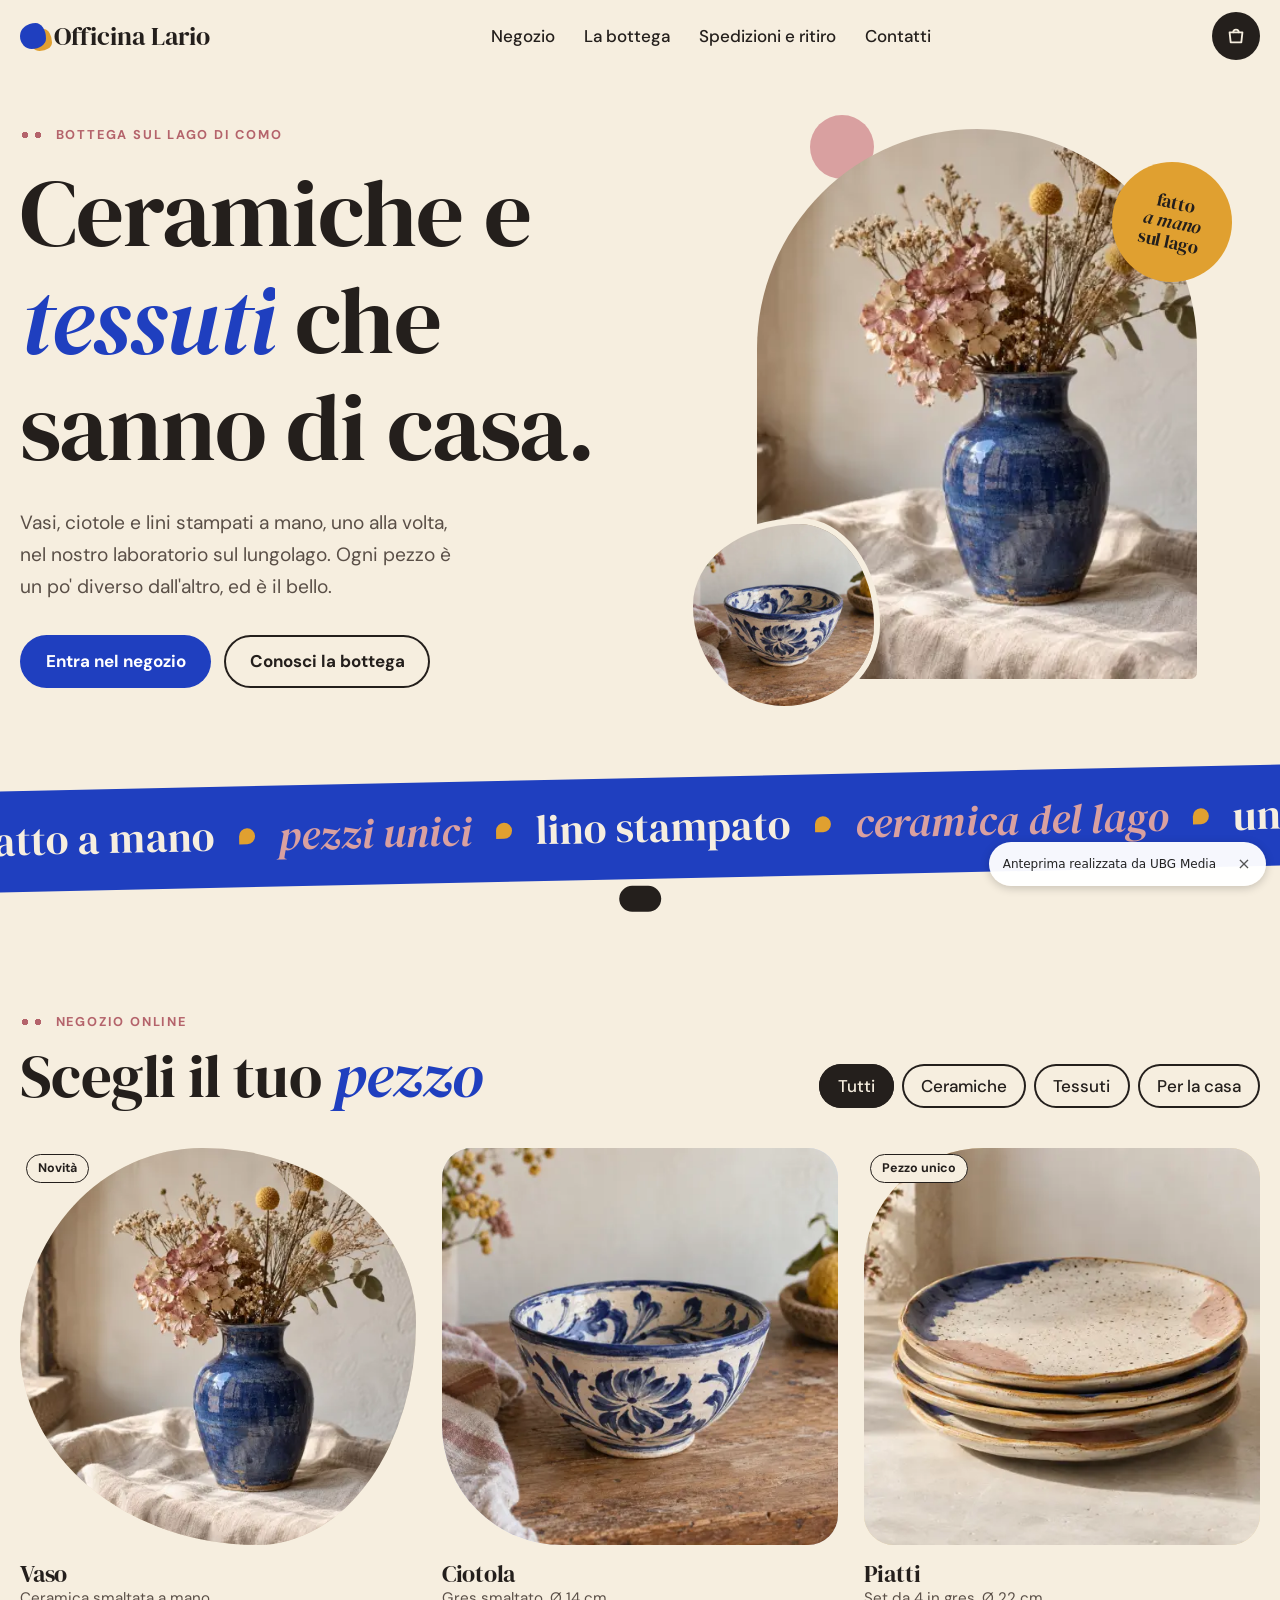
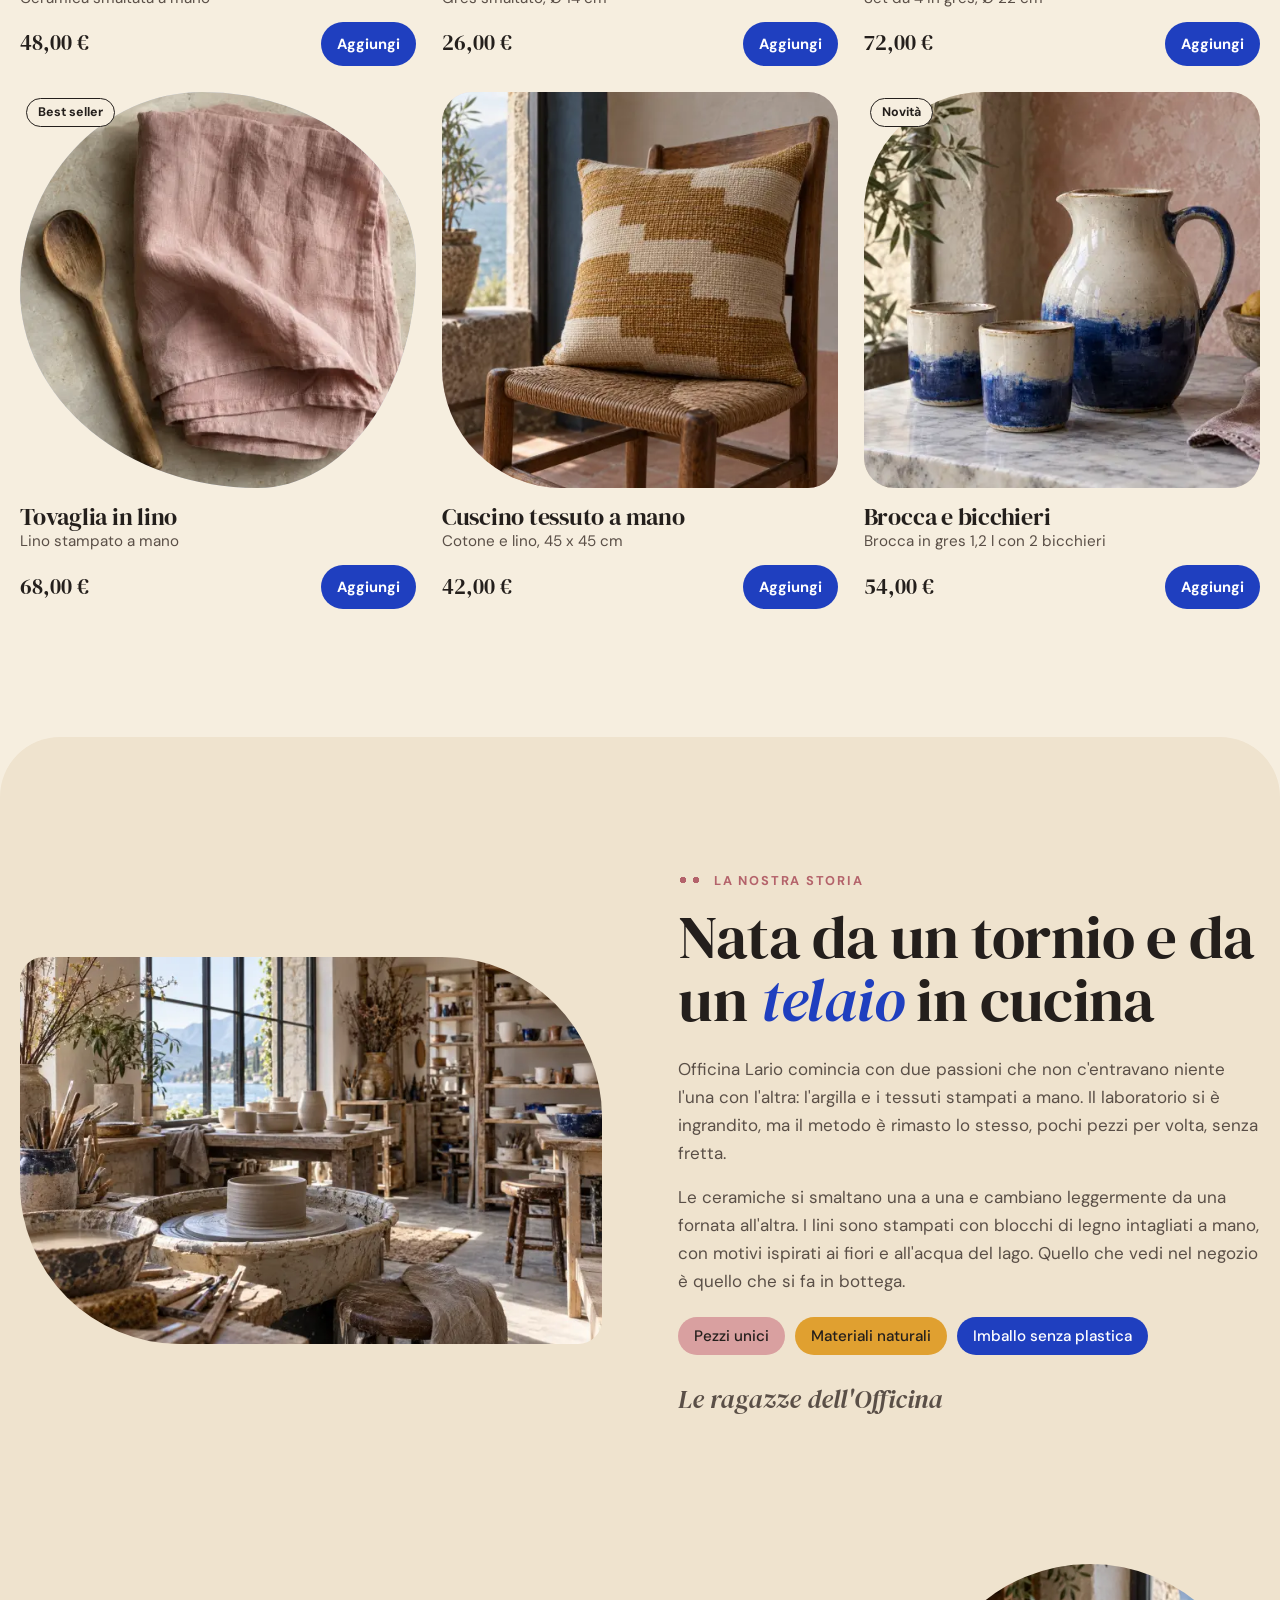
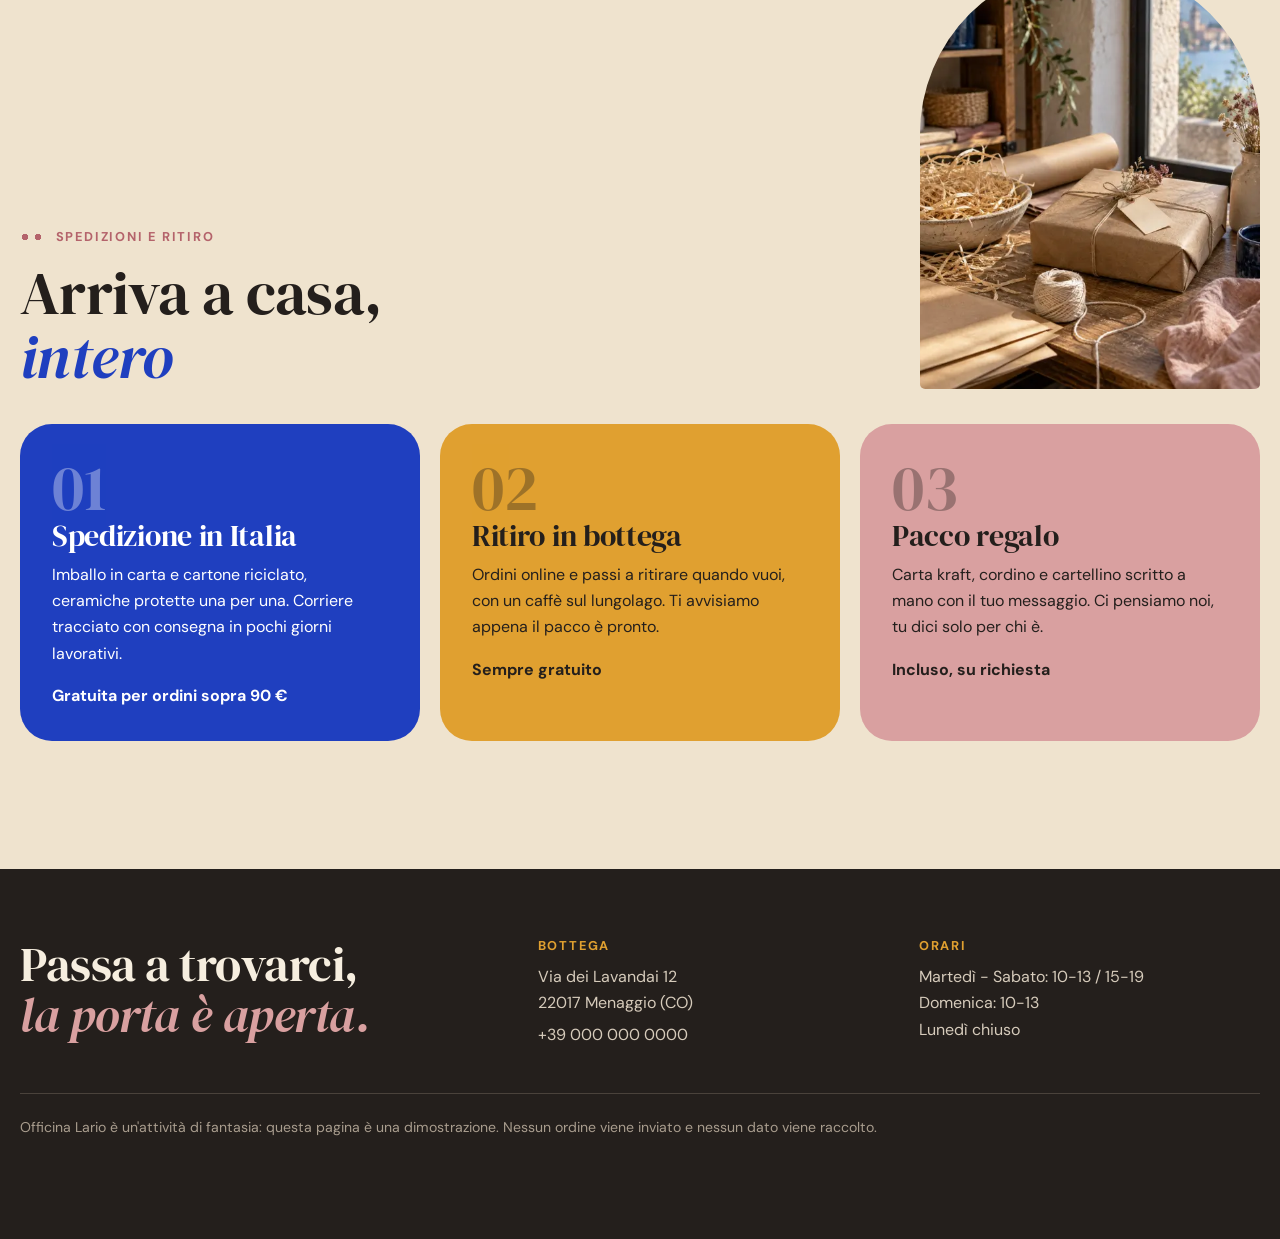
<file: demo/negozio/index.html>
<!DOCTYPE html>
<html lang="it">
<head>
<meta charset="utf-8">
<meta name="viewport" content="width=device-width,initial-scale=1">
<title>Officina Lario | Ceramiche e tessuti fatti a mano sul lago</title>
<meta name="description" content="Officina Lario: bottega di ceramiche e tessuti di fantasia fatti a mano. Sfoglia il negozio online, spedizioni in tutta Italia o ritiro in bottega.">
<meta name="robots" content="noindex,follow">
<meta name="theme-color" content="#F6EEDF">
<script>if(/[?&]mock/.test(location.search))document.documentElement.className="mock"</script>
<link rel="preload" as="image" href="/img/d-negozio-vaso-L.webp" imagesrcset="/img/d-negozio-vaso-S.webp 480w, /img/d-negozio-vaso-L.webp 900w" imagesizes="(max-width:980px) 92vw, 440px" type="image/webp" fetchpriority="high">
<link rel="preconnect" href="https://fonts.googleapis.com">
<link rel="preconnect" href="https://fonts.gstatic.com" crossorigin>
<link href="https://fonts.googleapis.com/css2?family=DM+Sans:wght@400;500;700&family=DM+Serif+Display:ital@0;1&display=swap" rel="stylesheet">
<style>
:root{--cream:#F6EEDF;--cream2:#EFE3CE;--ink:#241F1C;--ink2:#5A4F47;--cobalt:#1F3FBF;--ocra:#E0A030;--rosa:#D9A0A0;--rosa2:#B4636B;--ease:cubic-bezier(.22,1,.36,1);--serif:"DM Serif Display",Georgia,serif;--sans:"DM Sans",system-ui,sans-serif}
*{box-sizing:border-box;margin:0;padding:0}
html{scroll-behavior:smooth;scroll-padding-top:80px}
html{overflow-x:clip}
body{background:var(--cream);color:var(--ink);font:400 1.0625rem/1.65 var(--sans);-webkit-font-smoothing:antialiased;overflow-x:hidden}
img{display:block;max-width:100%;height:auto}
a{color:inherit}
button{font:inherit;color:inherit;cursor:pointer;background:none;border:0}
:focus-visible{outline:3px solid var(--cobalt);outline-offset:3px;border-radius:4px}
.wrap{width:min(1240px,100% - 40px);margin-inline:auto}
h1,h2,h3{font-family:var(--serif);font-weight:400;line-height:1.05;letter-spacing:-.01em}
h2{font-size:clamp(2.2rem,5vw,3.8rem)}
em{font-style:italic;color:var(--cobalt)}
.eyebrow{display:inline-flex;align-items:center;gap:.6rem;font-size:.8rem;font-weight:700;letter-spacing:.14em;text-transform:uppercase;color:var(--rosa2)}
.eyebrow::before{content:"";width:26px;height:10px;background:radial-gradient(circle at 5px 5px,currentColor 3px,transparent 3.5px) 0 0/13px 10px}
.btn{display:inline-flex;align-items:center;justify-content:center;gap:.5rem;min-height:48px;padding:.8rem 1.6rem;border-radius:999px;font-weight:700;text-decoration:none;background:var(--cobalt);color:#fff;transition:transform .35s var(--ease),background .3s}
.btn:hover{transform:translateY(-3px) rotate(-1deg);background:#16309a}
.btn.ghost{background:transparent;color:var(--ink);box-shadow:inset 0 0 0 2px var(--ink)}
.btn.ghost:hover{background:var(--ink);color:var(--cream)}
/* header */
header{position:fixed;inset:0 0 auto;z-index:50;transition:background .4s,box-shadow .4s}
header.sc{background:rgba(246,238,223,.94);box-shadow:0 1px 0 rgba(36,31,28,.12);backdrop-filter:blur(8px)}
.nav{display:flex;align-items:center;justify-content:space-between;min-height:72px;gap:1rem}
.logo{font-family:var(--serif);font-size:1.6rem;text-decoration:none;display:flex;align-items:center;gap:.5rem}
.logo i{width:26px;height:26px;border-radius:60% 40% 55% 45%/50% 60% 40% 50%;background:var(--cobalt);display:inline-block;box-shadow:8px 4px 0 -2px var(--ocra)}
nav ul{display:flex;gap:1.8rem;list-style:none}
nav a{text-decoration:none;font-weight:500;padding:.5rem 0;position:relative}
nav a::after{content:"";position:absolute;left:0;right:0;bottom:2px;height:2px;background:var(--cobalt);transform:scaleX(0);transform-origin:left;transition:transform .35s var(--ease)}
nav a:hover::after{transform:scaleX(1)}
.tools{display:flex;gap:.4rem;align-items:center}
.cartbtn{position:relative;width:48px;height:48px;border-radius:50%;display:grid;place-items:center;background:var(--ink);color:var(--cream)}
.cartbtn svg{width:22px;height:22px}
.badge{position:absolute;top:-4px;right:-4px;min-width:22px;height:22px;padding:0 5px;border-radius:11px;background:var(--ocra);color:var(--ink);font-size:.78rem;font-weight:700;display:grid;place-items:center;transform:scale(0)}
.badge.on{transform:scale(1)}
.badge.bump{animation:bump .6s var(--ease)}
@keyframes bump{0%{transform:scale(1)}30%{transform:scale(1.7) translateY(-6px)}60%{transform:scale(.85)}100%{transform:scale(1)}}
.burger{display:none;width:48px;height:48px;border-radius:50%;box-shadow:inset 0 0 0 2px var(--ink);place-items:center}
.burger span,.burger span::before{display:block;width:20px;height:2px;background:var(--ink);position:relative;transition:transform .3s var(--ease)}
.burger span::before{content:"";position:absolute;top:6px;left:0}
.burger[aria-expanded=true] span{transform:translateY(3px) rotate(45deg)}
.burger[aria-expanded=true] span::before{transform:translateY(-6px) rotate(-90deg);top:6px}
/* hero */
.hero{padding:120px 0 70px;position:relative}
.hero .wrap{display:grid;grid-template-columns:1.05fr .95fr;gap:3rem;align-items:center}
.hero h1{font-size:clamp(3rem,7.4vw,6.4rem);margin:1rem 0 1.4rem}
.hero h1 .w{display:inline-block;overflow:hidden;vertical-align:top;padding-bottom:.08em}
.hero h1 .w span{display:inline-block;transform:translateY(105%);animation:up 1s var(--ease) forwards;animation-delay:calc(var(--i)*.09s + .1s)}
@keyframes up{to{transform:none}}
.hero p.lead{max-width:34ch;font-size:1.2rem;color:var(--ink2)}
.cta{display:flex;flex-wrap:wrap;gap:.8rem;margin-top:2rem}
.fade{opacity:0;animation:fadein 1s .7s var(--ease) forwards}
@keyframes fadein{to{opacity:1}}
.arch{position:relative;justify-self:center;width:min(440px,100%)}
.arch .plx{will-change:transform}
.arch .a{border-radius:999px 999px 30px 30px;overflow:hidden;aspect-ratio:4/5;background:var(--cream2)}
.arch .a img{width:100%;height:100%;object-fit:cover}
.blob{position:absolute;width:44%;aspect-ratio:1;left:-16%;bottom:-6%;border-radius:58% 42% 50% 50%/45% 55% 45% 55%;overflow:hidden;border:6px solid var(--cream);box-shadow:0 0 0 0 transparent}
.blob img{width:100%;height:100%;object-fit:cover}
.stamp{position:absolute;right:-8%;top:6%;width:120px;height:120px;border-radius:50%;background:var(--ocra);display:grid;place-items:center;text-align:center;font-family:var(--serif);font-size:1.15rem;line-height:1.05;transform:rotate(12deg);animation:spin 24s linear infinite}
.stamp b{display:block;font-weight:400;font-style:italic}
@keyframes spin{to{transform:rotate(372deg)}}
.dot1{position:absolute;width:64px;height:64px;border-radius:50%;background:var(--rosa);top:-14px;left:12%;z-index:-1}
/* marquee */
.marq{background:var(--cobalt);color:var(--cream);overflow:hidden;padding:1rem 0;transform:rotate(-1.2deg);margin:20px -20px 0}
.marq .tr{display:flex;width:max-content;animation:mq 30s linear infinite}
.marq span{font-family:var(--serif);font-size:clamp(1.6rem,3.4vw,2.6rem);padding-right:1.5rem;white-space:nowrap;display:flex;align-items:center;gap:1.5rem}
.marq span::after{content:"";width:16px;height:16px;border-radius:50% 50% 50% 0;background:var(--ocra);flex:none}
.marq span:nth-child(even){font-style:italic;color:var(--rosa)}
@keyframes mq{to{transform:translateX(-50%)}}
/* shop */
section{padding:clamp(70px,10vw,130px) 0}
.shophead{display:flex;flex-wrap:wrap;justify-content:space-between;align-items:end;gap:1.5rem;margin-bottom:2.5rem}
.shophead h2{margin-top:.6rem}
.filters{display:flex;flex-wrap:wrap;gap:.5rem}
.filters button{min-height:44px;padding:.5rem 1.2rem;border-radius:999px;font-weight:500;box-shadow:inset 0 0 0 2px var(--ink);transition:background .3s,color .3s,transform .3s var(--ease)}
.filters button:hover{transform:translateY(-2px)}
.filters button[aria-pressed=true]{background:var(--ink);color:var(--cream)}
.grid{display:grid;grid-template-columns:repeat(3,1fr);gap:clamp(14px,2vw,28px)}
.card{position:relative;display:flex;flex-direction:column;transition:opacity .4s,transform .5s var(--ease)}
.card.out{opacity:0;transform:scale(.92)}
.card[hidden]{display:none}
.ph{position:relative;aspect-ratio:1;overflow:hidden;background:var(--c,var(--cream2));border-radius:var(--r);perspective:800px}
.card:nth-child(3n+1){--r:46% 54% 40% 60%/50% 44% 56% 50%}
.card:nth-child(3n+2){--r:30px 30px 30px 120px}
.card:nth-child(3n){--r:120px 30px 30px 30px}
.ph img{position:absolute;inset:0;width:100%;height:100%;object-fit:cover;transition:transform .9s var(--ease)}
.card:hover .ph img,.card:focus-within .ph img{transform:scale(1.1) rotate(-1.5deg)}
.tag{position:absolute;top:6px;left:6px;z-index:2;border:1.5px solid var(--ink);padding:.2rem .7rem;border-radius:999px;background:var(--cream);font-size:.78rem;font-weight:700}
.card h3{font-size:1.5rem;margin-top:1rem}
.card .m{color:var(--ink2);font-size:.95rem}
.row{display:flex;align-items:center;justify-content:space-between;gap:.5rem;margin-top:.7rem}
.price{font-family:var(--serif);font-size:1.4rem}
.add{min-height:44px;padding:.4rem 1rem;border-radius:999px;background:var(--cobalt);color:#fff;font-weight:700;font-size:.92rem;transition:transform .3s var(--ease),background .3s}
.add:hover{background:#16309a;transform:scale(1.06)}
.add.ok{background:var(--ocra);color:var(--ink)}
/* story */
.story{background:var(--cream2);border-radius:60px 60px 0 0}
.story .wrap{display:grid;grid-template-columns:1fr 1fr;gap:clamp(2rem,6vw,5rem);align-items:center}
.bott{overflow:hidden;background:var(--cream);border-radius:24px 160px 24px 160px;aspect-ratio:3/2}
.bott img{width:100%;height:100%;object-fit:cover;transition:transform 1s var(--ease)}
.bott:hover img{transform:scale(1.05) rotate(1deg)}
.story h2{margin:.7rem 0 1.4rem}
.story p{color:var(--ink2);margin-bottom:1rem;max-width:52ch}
.sign{font-family:var(--serif);font-style:italic;font-size:1.6rem;color:var(--cobalt);margin-top:1.4rem}
.vals{display:flex;flex-wrap:wrap;gap:.6rem;margin-top:1.4rem;list-style:none}
.vals li{padding:.4rem 1rem;border-radius:999px;font-weight:500;font-size:.95rem}
.vals li:nth-child(1){background:var(--rosa)}.vals li:nth-child(2){background:var(--ocra)}.vals li:nth-child(3){background:var(--cobalt);color:#fff}
/* ship */
.ship{background:var(--cream2);padding-top:0}
.shiphead{display:grid;grid-template-columns:1fr minmax(0,340px);gap:clamp(1.5rem,5vw,4rem);align-items:end;margin-bottom:2.2rem}
.ship h2{margin:.7rem 0 0;max-width:16ch}
.pack{overflow:hidden;background:var(--cream);border-radius:999px 999px 30px 30px;aspect-ratio:4/5}
.pack img{width:100%;height:100%;object-fit:cover}
.sg{display:grid;grid-template-columns:repeat(3,1fr);gap:20px}
.sc2{padding:2rem;border-radius:32px;position:relative;overflow:hidden;transition:transform .5s var(--ease)}
.sc2:hover{transform:translateY(-6px) rotate(-.6deg)}
.sc2:nth-child(1){background:var(--cobalt);color:#fff}
.sc2:nth-child(2){background:var(--ocra)}
.sc2:nth-child(3){background:var(--rosa)}
.sc2 h3{font-size:1.9rem;margin-bottom:.6rem}
.sc2 .n{font-family:var(--serif);font-size:4rem;line-height:1;opacity:.35;display:block}
.sc2 p{font-size:1rem}
.sc2 .ln{margin-top:1rem;font-weight:700}
/* footer */
footer{background:var(--ink);color:var(--cream);padding:70px 0 100px}
footer .wrap{display:grid;grid-template-columns:1.4fr 1fr 1fr;gap:2.5rem}
footer h2{font-size:clamp(2rem,4vw,3rem)}
footer h3{font-family:var(--sans);font-size:.8rem;letter-spacing:.14em;text-transform:uppercase;color:var(--ocra);margin-bottom:.7rem;font-weight:700}
footer p,footer li{color:#D6CBBB;font-size:1rem;list-style:none}
footer a{text-decoration:none;padding:.3rem 0;display:inline-block}
footer a:hover{color:#fff;text-decoration:underline}
.small{grid-column:1/-1;border-top:1px solid #4a423b;padding-top:1.4rem;font-size:.88rem;color:#A99D8E}
/* drawer */
.ov{position:fixed;inset:0;background:rgba(36,31,28,.5);opacity:0;visibility:hidden;transition:opacity .4s,visibility .4s;z-index:90}
.ov.on{opacity:1;visibility:visible}
.drawer{position:fixed;top:0;right:0;bottom:0;width:min(440px,100%);background:var(--cream);z-index:100;display:flex;flex-direction:column;transform:translateX(105%);transition:transform .55s var(--ease);border-radius:32px 0 0 32px;visibility:hidden}
.drawer.on{transform:none;visibility:visible}
.dh{display:flex;justify-content:space-between;align-items:center;padding:1.4rem 1.5rem;border-bottom:2px dotted var(--ink)}
.dh h2{font-size:2rem}
.x{width:44px;height:44px;border-radius:50%;box-shadow:inset 0 0 0 2px var(--ink);font-size:1.3rem;line-height:1;display:grid;place-items:center;transition:transform .4s var(--ease)}
.x:hover{transform:rotate(90deg)}
.items{flex:1;overflow:auto;padding:1rem 1.5rem;list-style:none}
.it{display:grid;grid-template-columns:72px 1fr auto;gap:.9rem;align-items:center;padding:.9rem 0;border-bottom:1px solid rgba(36,31,28,.12);animation:fadein .5s var(--ease) forwards;opacity:0}
.it .th{width:72px;height:72px;border-radius:20px;object-fit:cover;background:var(--cream2)}
.it b{font-family:var(--serif);font-weight:400;font-size:1.15rem;display:block;line-height:1.15}
.it small{color:var(--ink2)}
.q{display:inline-flex;align-items:center;gap:.2rem;margin-top:.3rem}
.q button{width:36px;height:36px;border-radius:50%;box-shadow:inset 0 0 0 1.5px var(--ink);font-weight:700}
.q button:hover{background:var(--ink);color:var(--cream)}
.q span{min-width:28px;text-align:center;font-weight:700}
.rm{font-size:.85rem;text-decoration:underline;color:var(--ink2);min-height:44px;padding:0 .3rem}
.empty{text-align:center;padding:3rem 1rem;color:var(--ink2)}
.empty b{display:block;font-family:var(--serif);font-weight:400;font-size:1.7rem;color:var(--ink);margin-bottom:.4rem}
.df{padding:1.3rem 1.5rem 1.6rem;border-top:2px dotted var(--ink);background:var(--cream2)}
.tot{display:flex;justify-content:space-between;font-family:var(--serif);font-size:1.7rem}
.note{font-size:.88rem;color:var(--ink2);margin:.3rem 0 1rem}
.bar{height:8px;border-radius:4px;background:rgba(36,31,28,.12);overflow:hidden;margin:.4rem 0 .2rem}
.bar i{display:block;height:100%;background:var(--ocra);transform-origin:left;transition:transform .6s var(--ease)}
.df .btn{width:100%}
.df .btn[disabled]{opacity:.45;pointer-events:none}
.done{position:absolute;inset:0;background:var(--cobalt);color:#fff;display:none;flex-direction:column;align-items:center;justify-content:center;text-align:center;padding:2rem;gap:1rem;border-radius:32px 0 0 32px}
.done.on{display:flex;animation:fadein .5s forwards}
.done h2{font-size:2.6rem}
.done .btn{background:var(--ocra);color:var(--ink)}
.toast{position:fixed;left:50%;bottom:24px;transform:translate(-50%,140%);background:var(--ink);color:var(--cream);padding:.8rem 1.3rem;border-radius:999px;z-index:120;transition:transform .5s var(--ease);font-weight:500;max-width:calc(100% - 32px)}
.toast.on{transform:translate(-50%,0)}
.rv.card.out{opacity:0;transform:scale(.92)}
/* label */
.ubg{position:fixed;right:14px;bottom:14px;z-index:130;display:flex;align-items:center;background:rgba(255,255,255,.96);color:#222;font:500 12px/1 system-ui,sans-serif;border-radius:999px;box-shadow:0 2px 10px rgba(0,0,0,.2)}
.ubg a{padding:12px 6px 12px 14px;text-decoration:none;min-height:44px;display:flex;align-items:center}
.ubg button{width:44px;height:44px;font-size:16px;color:#555}
/* mock */
.mock .ubg{display:none!important}
.mock .rv,.mock .fade{opacity:1!important;transform:none!important;transition:none!important;animation:none!important}
.mock .hero h1 .w span{transform:none!important;animation:none!important}
/* reveal */
.rv{opacity:0;transform:translateY(34px) rotate(1deg);transition:opacity .9s var(--ease),transform .9s var(--ease);transition-delay:calc(var(--d,0)*90ms)}
.rv.in{opacity:1;transform:none}
@media (max-width:980px){
 .grid{grid-template-columns:repeat(2,1fr)}
 .hero .wrap,.story .wrap{grid-template-columns:1fr}
 .arch{margin-top:1.5rem;margin-right:6%}
 .shiphead{grid-template-columns:1fr}
 .pack{max-width:300px}
 .sg{grid-template-columns:1fr}
 footer .wrap{grid-template-columns:1fr 1fr}
 footer .wrap>div:first-child{grid-column:1/-1}
}
@media (max-width:820px){
 .burger{display:grid}
 nav{position:fixed;inset:72px 0 auto;background:var(--cream);padding:1rem 20px 1.6rem;transform:translateY(-120%);transition:transform .5s var(--ease);box-shadow:0 20px 30px rgba(0,0,0,.1);visibility:hidden}
 nav.on{transform:none;visibility:visible}
 nav ul{flex-direction:column;gap:0}
 nav a{display:block;padding:.9rem 0;font-family:var(--serif);font-size:1.6rem}
}
@media (max-width:560px){
 .stamp{width:96px;height:96px;font-size:.95rem;right:-4%}
 .card h3{font-size:1.2rem}.price{font-size:1.15rem}
 .row{flex-direction:column;align-items:flex-start}
 .add{width:100%}
 footer .wrap{grid-template-columns:1fr}
}
@media (prefers-reduced-motion:reduce){
 *,*::before,*::after{animation:none!important;transition-duration:.01ms!important;scroll-behavior:auto!important}
 .rv,.fade{opacity:1;transform:none}
 .hero h1 .w span{transform:none}
 .marq .tr{width:auto;flex-wrap:wrap}
}
</style>
</head>
<body>
<header id="hd">
 <div class="wrap nav">
  <a class="logo" href="#top" aria-label="Officina Lario, inizio pagina"><i></i>Officina Lario</a>
  <nav id="nav" aria-label="Principale">
   <ul>
    <li><a href="#negozio">Negozio</a></li>
    <li><a href="#bottega">La bottega</a></li>
    <li><a href="#spedizioni">Spedizioni e ritiro</a></li>
    <li><a href="#contatti">Contatti</a></li>
   </ul>
  </nav>
  <div class="tools">
   <button class="cartbtn" id="cartBtn" aria-label="Apri il carrello" aria-haspopup="dialog">
    <svg viewBox="0 0 24 24" fill="none" stroke="currentColor" stroke-width="2" stroke-linecap="round" stroke-linejoin="round" aria-hidden="true"><path d="M5 8h14l-1.2 11H6.2L5 8z"/><path d="M9 8a3 3 0 0 1 6 0"/></svg>
    <span class="badge" id="badge" aria-hidden="true">0</span>
   </button>
   <button class="burger" id="burger" aria-label="Apri il menu" aria-expanded="false" aria-controls="nav"><span></span></button>
  </div>
 </div>
</header>

<main id="top">
<div class="hero">
 <div class="wrap">
  <div>
   <span class="eyebrow fade">Bottega sul lago di Como</span>
   <h1 aria-label="Ceramiche e tessuti che sanno di casa">
    <span class="w" aria-hidden="true"><span style="--i:0">Ceramiche</span></span>
    <span class="w" aria-hidden="true"><span style="--i:1">e</span></span>
    <span class="w" aria-hidden="true"><span style="--i:2"><em>tessuti</em></span></span>
    <span class="w" aria-hidden="true"><span style="--i:3">che</span></span>
    <span class="w" aria-hidden="true"><span style="--i:4">sanno</span></span>
    <span class="w" aria-hidden="true"><span style="--i:5">di</span></span>
    <span class="w" aria-hidden="true"><span style="--i:6">casa.</span></span>
   </h1>
   <p class="lead fade">Vasi, ciotole e lini stampati a mano, uno alla volta, nel nostro laboratorio sul lungolago. Ogni pezzo è un po' diverso dall'altro, ed è il bello.</p>
   <div class="cta fade">
    <a class="btn" href="#negozio">Entra nel negozio</a>
    <a class="btn ghost" href="#bottega">Conosci la bottega</a>
   </div>
  </div>
  <div class="arch fade">
   <span class="dot1" aria-hidden="true"></span>
   <div class="plx" id="plx">
    <div class="a"><img src="/img/d-negozio-vaso-L.webp" srcset="/img/d-negozio-vaso-S.webp 480w, /img/d-negozio-vaso-L.webp 900w" sizes="(max-width:980px) 92vw, 440px" width="900" height="900" fetchpriority="high" decoding="async" alt="Vaso in ceramica smaltata blu con fiori secchi, appoggiato su un lino grezzo accanto alla finestra"></div>
    <div class="blob"><img src="/img/d-negozio-ciotola-S.webp" srcset="/img/d-negozio-ciotola-S.webp 480w, /img/d-negozio-ciotola-L.webp 900w" sizes="200px" width="900" height="900" alt="Ciotola in ceramica smaltata fatta a mano" loading="lazy"></div>
    <div class="stamp" aria-hidden="true"><span>fatto<b>a mano</b>sul lago</span></div>
   </div>
  </div>
 </div>
</div>

<div class="marq" aria-hidden="true"><div class="tr" id="mq"></div></div>

<section id="negozio">
 <div class="wrap">
  <div class="shophead">
   <div class="rv"><span class="eyebrow">Negozio online</span><h2>Scegli il tuo <em>pezzo</em></h2></div>
   <div class="filters rv" role="group" aria-label="Filtra per categoria" id="filters">
    <button type="button" data-f="tutti" aria-pressed="true">Tutti</button>
    <button type="button" data-f="Ceramiche" aria-pressed="false">Ceramiche</button>
    <button type="button" data-f="Tessuti" aria-pressed="false">Tessuti</button>
    <button type="button" data-f="Casa" aria-pressed="false">Per la casa</button>
   </div>
  </div>
  <div class="grid" id="grid" aria-live="polite"></div>
 </div>
</section>

<section class="story" id="bottega">
 <div class="wrap">
  <figure class="bott rv"><img src="/img/d-negozio-bottega-S.webp" srcset="/img/d-negozio-bottega-S.webp 700w,/img/d-negozio-bottega-L.webp 1200w" sizes="(max-width:980px) 100vw, 600px" width="1200" height="800" loading="lazy" alt="Il laboratorio di Officina Lario: banco di lavoro con ceramiche in corso e lini stampati"></figure>
  <div>
   <span class="eyebrow rv">La nostra storia</span>
   <h2 class="rv" style="--d:1">Nata da un tornio e da un <em>telaio</em> in cucina</h2>
   <p class="rv" style="--d:2">Officina Lario comincia con due passioni che non c'entravano niente l'una con l'altra: l'argilla e i tessuti stampati a mano. Il laboratorio si è ingrandito, ma il metodo è rimasto lo stesso, pochi pezzi per volta, senza fretta.</p>
   <p class="rv" style="--d:3">Le ceramiche si smaltano una a una e cambiano leggermente da una fornata all'altra. I lini sono stampati con blocchi di legno intagliati a mano, con motivi ispirati ai fiori e all'acqua del lago. Quello che vedi nel negozio è quello che si fa in bottega.</p>
   <ul class="vals rv" style="--d:4"><li>Pezzi unici</li><li>Materiali naturali</li><li>Imballo senza plastica</li></ul>
   <p class="sign rv" style="--d:5">Le ragazze dell'Officina</p>
  </div>
 </div>
</section>

<section class="ship" id="spedizioni">
 <div class="wrap">
  <div class="shiphead">
   <div><span class="eyebrow rv">Spedizioni e ritiro</span>
   <h2 class="rv" style="--d:1">Arriva a casa, <em>intero</em></h2></div>
   <figure class="pack rv" style="--d:2"><img src="/img/d-negozio-imballaggio-S.webp" srcset="/img/d-negozio-imballaggio-S.webp 520w,/img/d-negozio-imballaggio-L.webp 900w" sizes="(max-width:980px) 300px, 340px" width="900" height="1125" loading="lazy" alt="Un ordine imballato in carta kraft e cordino, pronto per la spedizione"></figure>
  </div>
  <div class="sg">
   <div class="sc2 rv"><span class="n">01</span><h3>Spedizione in Italia</h3><p>Imballo in carta e cartone riciclato, ceramiche protette una per una. Corriere tracciato con consegna in pochi giorni lavorativi.</p><p class="ln">Gratuita per ordini sopra 90 €</p></div>
   <div class="sc2 rv" style="--d:1"><span class="n">02</span><h3>Ritiro in bottega</h3><p>Ordini online e passi a ritirare quando vuoi, con un caffè sul lungolago. Ti avvisiamo appena il pacco è pronto.</p><p class="ln">Sempre gratuito</p></div>
   <div class="sc2 rv" style="--d:2"><span class="n">03</span><h3>Pacco regalo</h3><p>Carta kraft, cordino e cartellino scritto a mano con il tuo messaggio. Ci pensiamo noi, tu dici solo per chi è.</p><p class="ln">Incluso, su richiesta</p></div>
  </div>
 </div>
</section>
</main>

<footer id="contatti">
 <div class="wrap">
  <div>
   <h2>Passa a trovarci,<br><em style="color:var(--rosa)">la porta è aperta.</em></h2>
  </div>
  <div>
   <h3>Bottega</h3>
   <ul><li>Via dei Lavandai 12</li><li>22017 Menaggio (CO)</li><li><a href="tel:+390000000000">+39 000 000 0000</a></li></ul>
  </div>
  <div>
   <h3>Orari</h3>
   <ul><li>Martedì - Sabato: 10-13 / 15-19</li><li>Domenica: 10-13</li><li>Lunedì chiuso</li></ul>
  </div>
  <p class="small">Officina Lario è un'attività di fantasia: questa pagina è una dimostrazione. Nessun ordine viene inviato e nessun dato viene raccolto.</p>
 </div>
</footer>

<div class="ov" id="ov"></div>
<aside class="drawer" id="drawer" role="dialog" aria-modal="true" aria-labelledby="dt" aria-hidden="true">
 <div class="dh"><h2 id="dt">Il tuo carrello</h2><button class="x" id="closeCart" aria-label="Chiudi il carrello">&times;</button></div>
 <ul class="items" id="items"></ul>
 <div class="df">
  <div class="tot"><span>Totale</span><span id="total">0,00 €</span></div>
  <div class="bar" aria-hidden="true"><i id="bar"></i></div>
  <p class="note" id="shipnote"></p>
  <button class="btn" id="checkout" disabled>Concludi l'ordine (demo)</button>
 </div>
 <div class="done" id="done" role="status">
  <h2>Grazie!</h2>
  <p>Questa è una dimostrazione: nessun ordine è stato inviato e nessun pagamento è stato effettuato. Nel sito vero qui arriva la conferma via email.</p>
  <button class="btn" id="doneBtn">Torna al negozio</button>
 </div>
</aside>
<div class="toast" id="toast" role="status"></div>

<div class="ubg" id="ubg"><a href="/siti-web-negozi/">Anteprima realizzata da UBG Media</a><button type="button" id="ubgx" aria-label="Chiudi l'etichetta">&times;</button></div>

<script>
(function(){
"use strict";
var RM=window.matchMedia("(prefers-reduced-motion: reduce)").matches;
var P=[
 {id:1,n:"Vaso",c:"Ceramiche Casa",m:"Ceramica smaltata a mano",p:48,f:"vaso",bg:"#E9DCC4",t:"Novità",alt:"Vaso in ceramica smaltata fatto a mano"},
 {id:2,n:"Ciotola",c:"Ceramiche",m:"Gres smaltato, Ø 14 cm",p:26,f:"ciotola",bg:"#D5DDF3",t:"",alt:"Ciotola in gres smaltato"},
 {id:3,n:"Piatti",c:"Ceramiche",m:"Set da 4 in gres, Ø 22 cm",p:72,f:"piatti",bg:"#EFD9A8",t:"Pezzo unico",alt:"Set di piatti in ceramica fatti a mano"},
 {id:4,n:"Tovaglia in lino",c:"Tessuti",m:"Lino stampato a mano",p:68,f:"tovaglia",bg:"#D5DDF3",t:"Best seller",alt:"Tovaglia in lino stampata a mano"},
 {id:5,n:"Cuscino tessuto a mano",c:"Tessuti Casa",m:"Cotone e lino, 45 x 45 cm",p:42,f:"cuscino",bg:"#F1D9D9",t:"",alt:"Cuscino in tessuto lavorato a mano"},
 {id:6,n:"Brocca e bicchieri",c:"Ceramiche Casa",m:"Brocca in gres 1,2 l con 2 bicchieri",p:54,f:"brocca",bg:"#EFE3CE",t:"Novità",alt:"Brocca in ceramica con bicchieri"}
];
function src(p,w){return "/img/d-negozio-"+p.f+"-"+w+".webp"}
function eur(n){return n.toFixed(2).replace(".",",")+" €"}
var $=function(s){return document.querySelector(s)};
var grid=$("#grid");
grid.innerHTML=P.map(function(p,i){
 return '<article class="card rv" data-c="'+p.c+'" style="--d:'+(i%4)+';--c:'+p.bg+'">'+
 (p.t?'<span class="tag">'+p.t+'</span>':'')+'<div class="ph">'+
 '<img src="'+src(p,"S")+'" srcset="'+src(p,"S")+' 480w,'+src(p,"L")+' 900w" sizes="(max-width:980px) 50vw, 400px" width="900" height="900" loading="lazy" alt="'+p.alt+'"></div>'+
 '<h3>'+p.n+'</h3><p class="m">'+p.m+'</p>'+
 '<div class="row"><span class="price">'+eur(p.p)+'</span><button class="add" type="button" data-id="'+p.id+'" aria-label="Aggiungi al carrello: '+p.n+'">Aggiungi</button></div></article>';
}).join("");
/* marquee */
var words=["fatto a mano","pezzi unici","lino stampato","ceramica del lago","una fornata alla volta"];
var one=words.map(function(w){return "<span>"+w+"</span>"}).join("");
$("#mq").innerHTML=one+one+one+one;
/* reveal */
var io=null;
var MOCK=/[?&]mock/.test(location.search);
if("IntersectionObserver" in window&&!RM&&!MOCK){
 io=new IntersectionObserver(function(es){es.forEach(function(e){if(e.isIntersecting){e.target.classList.add("in");io.unobserve(e.target)}})},{threshold:.12,rootMargin:"0px 0px -6% 0px"});
 document.querySelectorAll(".rv").forEach(function(el){io.observe(el)});
}else document.querySelectorAll(".rv").forEach(function(el){el.classList.add("in")});
/* header + parallax */
var hd=$("#hd"),plx=$("#plx"),tick=false;
function onS(){var y=window.scrollY;hd.classList.toggle("sc",y>30);if(!RM&&y<900)plx.style.transform="translateY("+(y*.06)+"px)";tick=false}
window.addEventListener("scroll",function(){if(!tick){tick=true;requestAnimationFrame(onS)}},{passive:true});onS();
/* menu mobile */
var nav=$("#nav"),bg=$("#burger");
function menu(o){nav.classList.toggle("on",o);bg.setAttribute("aria-expanded",o);bg.setAttribute("aria-label",o?"Chiudi il menu":"Apri il menu")}
bg.addEventListener("click",function(){menu(!nav.classList.contains("on"))});
nav.addEventListener("click",function(e){if(e.target.tagName==="A")menu(false)});
/* filtri */
$("#filters").addEventListener("click",function(e){
 var b=e.target.closest("button");if(!b)return;
 document.querySelectorAll("#filters button").forEach(function(x){x.setAttribute("aria-pressed",x===b)});
 var f=b.dataset.f,cards=[].slice.call(grid.children);
 cards.forEach(function(c){c.classList.add("out")});
 setTimeout(function(){
  var k=0;
  cards.forEach(function(c){
   var show=f==="tutti"||c.dataset.c.split(" ").indexOf(f)>-1;
   c.hidden=!show;
   if(show){c.classList.add("in");c.style.setProperty("--d",k++)}
  });
  requestAnimationFrame(function(){cards.forEach(function(c){c.classList.remove("out")})});
 },RM?0:300);
});
/* carrello */
var cart={},last=null;
var drawer=$("#drawer"),ov=$("#ov"),items=$("#items"),badge=$("#badge"),toast=$("#toast"),tt;
function byId(id){return P.filter(function(p){return p.id==id})[0]}
function render(){
 var ids=Object.keys(cart),n=0,tot=0;
 items.innerHTML=ids.length?ids.map(function(id){
  var p=byId(id),q=cart[id];n+=q;tot+=q*p.p;
  return '<li class="it"><img class="th" src="'+src(p,"S")+'" srcset="'+src(p,"S")+' 480w,'+src(p,"L")+' 900w" sizes="72px" width="900" height="900" loading="lazy" alt="'+p.alt+'">'+
  '<div><b>'+p.n+'</b><small>'+eur(p.p)+'</small><div class="q"><button data-a="-" data-id="'+id+'" aria-label="Diminuisci quantità di '+p.n+'">&minus;</button><span aria-live="polite">'+q+'</span><button data-a="+" data-id="'+id+'" aria-label="Aumenta quantità di '+p.n+'">+</button></div></div>'+
  '<button class="rm" data-a="x" data-id="'+id+'" aria-label="Rimuovi '+p.n+'">Rimuovi</button></li>';
 }).join(""):'<li class="empty"><b>Il carrello è vuoto</b>Sfoglia il negozio e scegli qualcosa di bello.</li>';
 $("#total").textContent=eur(tot);
 $("#checkout").disabled=!n;
 var left=90-tot;
 $("#shipnote").textContent=!n?"Spedizione gratuita sopra 90 €.":left>0?"Ti mancano "+eur(left)+" per la spedizione gratuita.":"Spedizione gratuita inclusa.";
 $("#bar").style.transform="scaleX("+Math.min(1,tot/90)+")";
 badge.textContent=n;badge.classList.toggle("on",n>0);
 return n;
}
function bump(){badge.classList.remove("bump");void badge.offsetWidth;badge.classList.add("bump")}
function say(t){toast.textContent=t;toast.classList.add("on");clearTimeout(tt);tt=setTimeout(function(){toast.classList.remove("on")},2200)}
function open(){last=document.activeElement;drawer.classList.add("on");ov.classList.add("on");drawer.setAttribute("aria-hidden","false");setTimeout(function(){$("#closeCart").focus()},50)}
function close(){drawer.classList.remove("on");ov.classList.remove("on");drawer.setAttribute("aria-hidden","true");$("#done").classList.remove("on");if(last)last.focus()}
grid.addEventListener("click",function(e){
 var b=e.target.closest(".add");if(!b)return;
 var id=b.dataset.id;cart[id]=(cart[id]||0)+1;render();bump();
 b.classList.add("ok");b.textContent="Aggiunto";setTimeout(function(){b.classList.remove("ok");b.textContent="Aggiungi"},1200);
 say(byId(id).n+" è nel carrello");
});
items.addEventListener("click",function(e){
 var b=e.target.closest("button");if(!b)return;
 var id=b.dataset.id,a=b.dataset.a;
 if(a==="+")cart[id]++;else if(a==="-"){cart[id]--;if(cart[id]<1)delete cart[id]}else delete cart[id];
 render();
});
$("#cartBtn").addEventListener("click",open);
$("#closeCart").addEventListener("click",close);
ov.addEventListener("click",close);
document.addEventListener("keydown",function(e){
 if(e.key==="Escape"){if(drawer.classList.contains("on"))close();else menu(false)}
 if(e.key==="Tab"&&drawer.classList.contains("on")){
  var f=[].slice.call(drawer.querySelectorAll("button:not([disabled])")).filter(function(x){return x.offsetParent});
  if(!f.length)return;var a=f[0],z=f[f.length-1];
  if(e.shiftKey&&document.activeElement===a){e.preventDefault();z.focus()}
  else if(!e.shiftKey&&document.activeElement===z){e.preventDefault();a.focus()}
 }
});
$("#checkout").addEventListener("click",function(){$("#done").classList.add("on");setTimeout(function(){$("#doneBtn").focus()},50)});
$("#doneBtn").addEventListener("click",function(){cart={};render();close()});
render();
if(MOCK)$("#ubg").remove();else $("#ubgx").addEventListener("click",function(){$("#ubg").style.display="none"});
})();
</script>
</body>
</html>
</file>
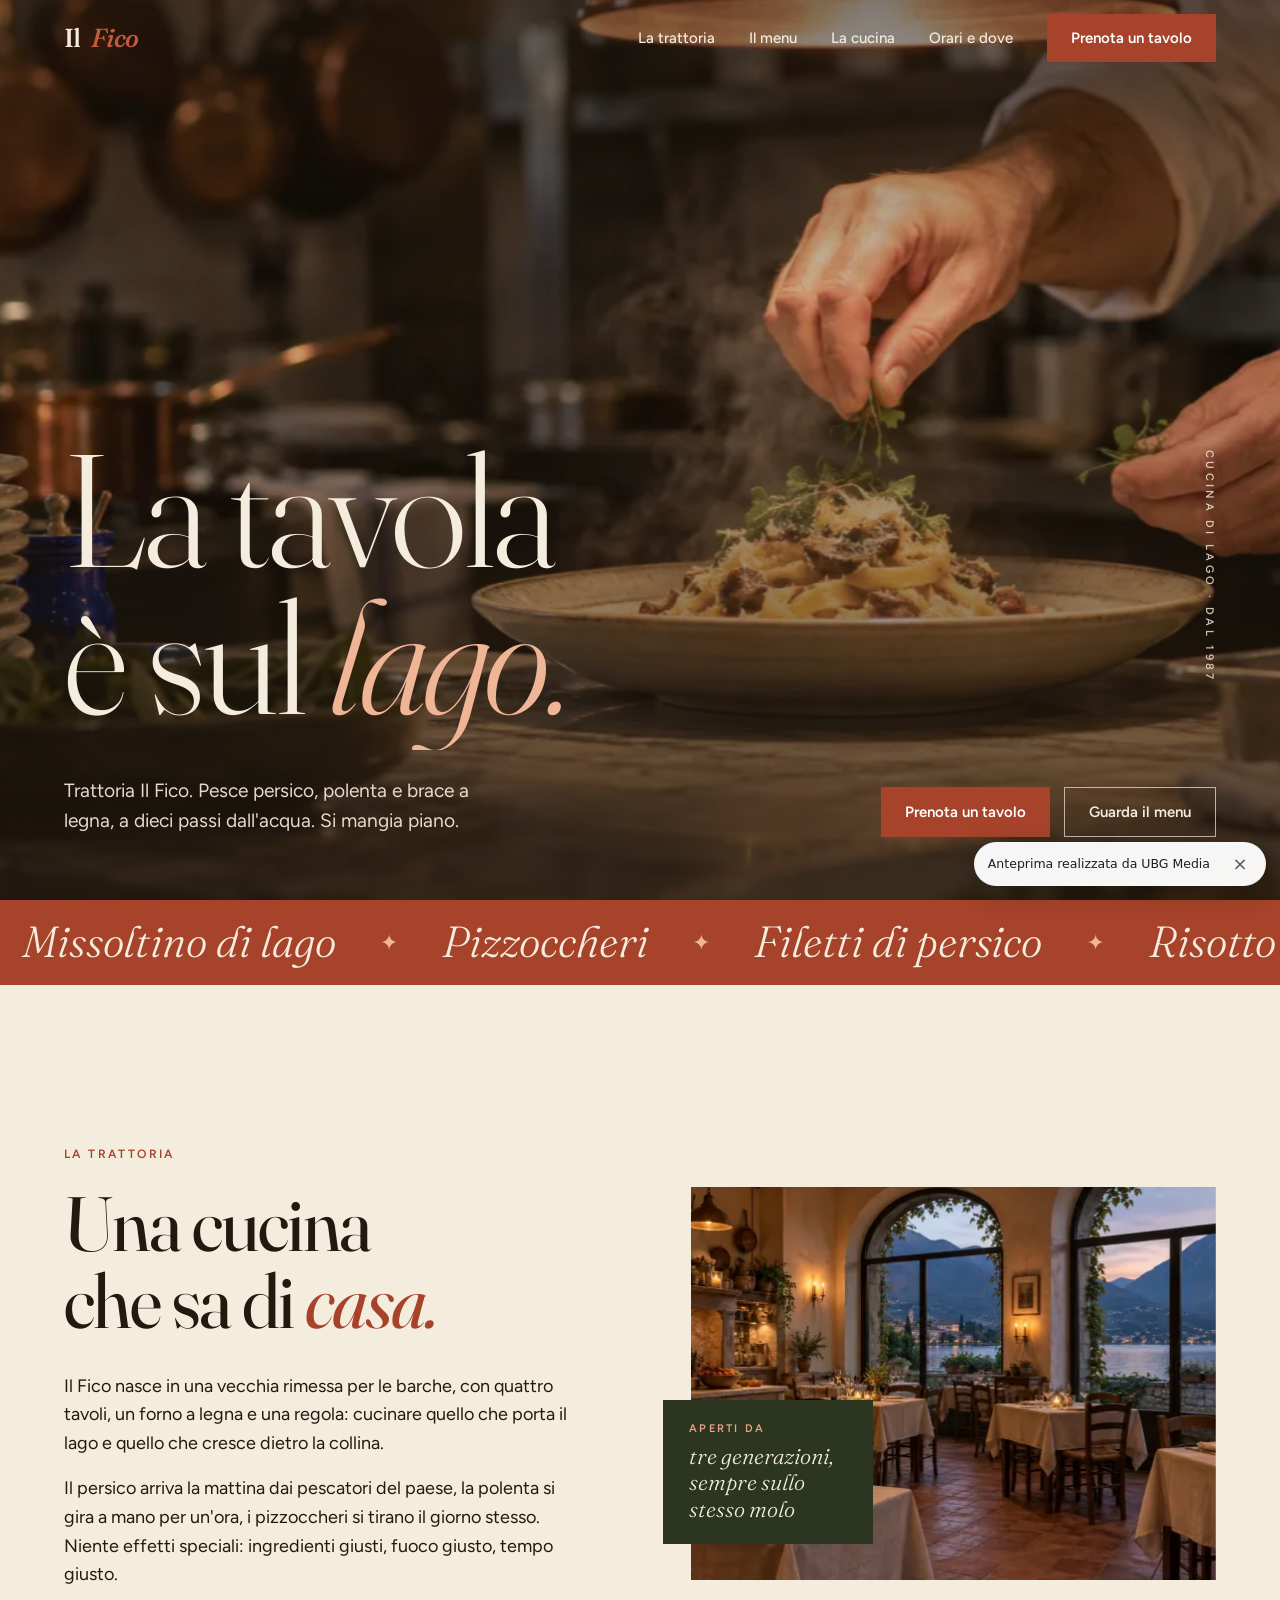
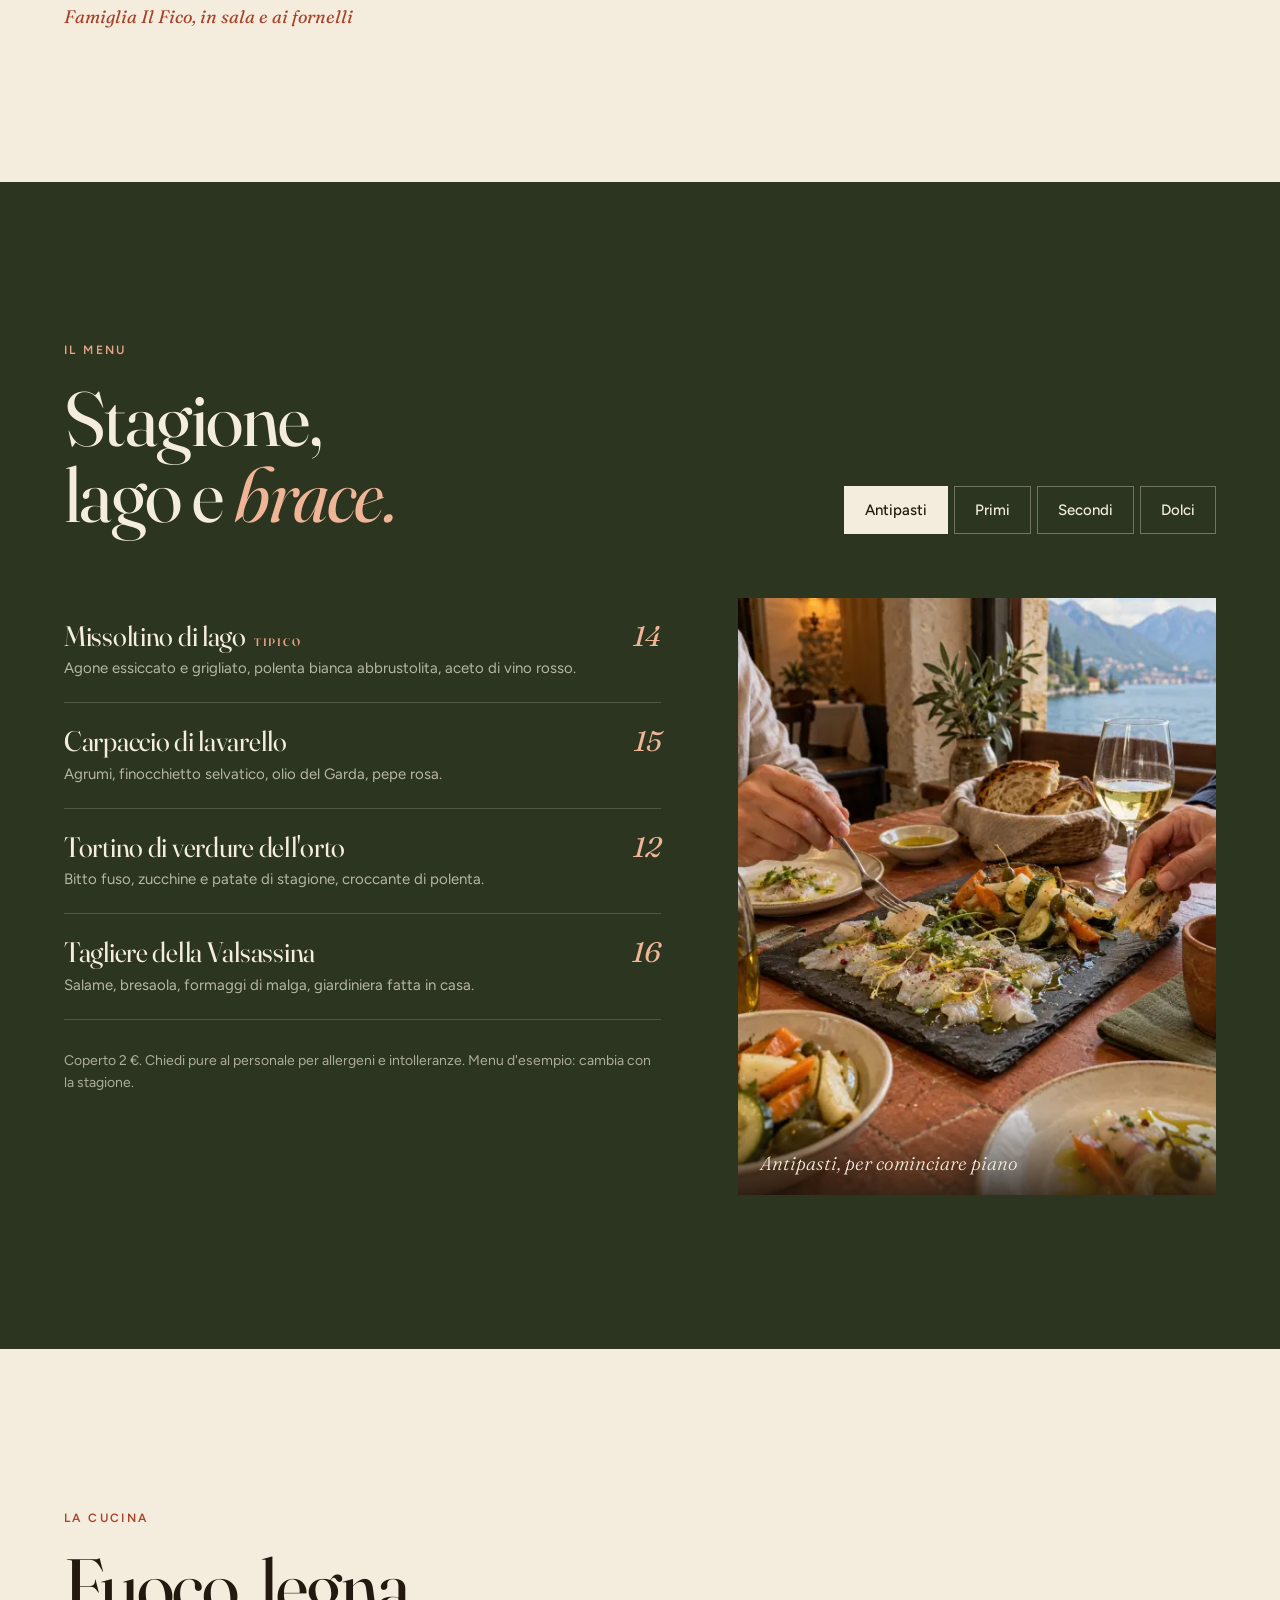
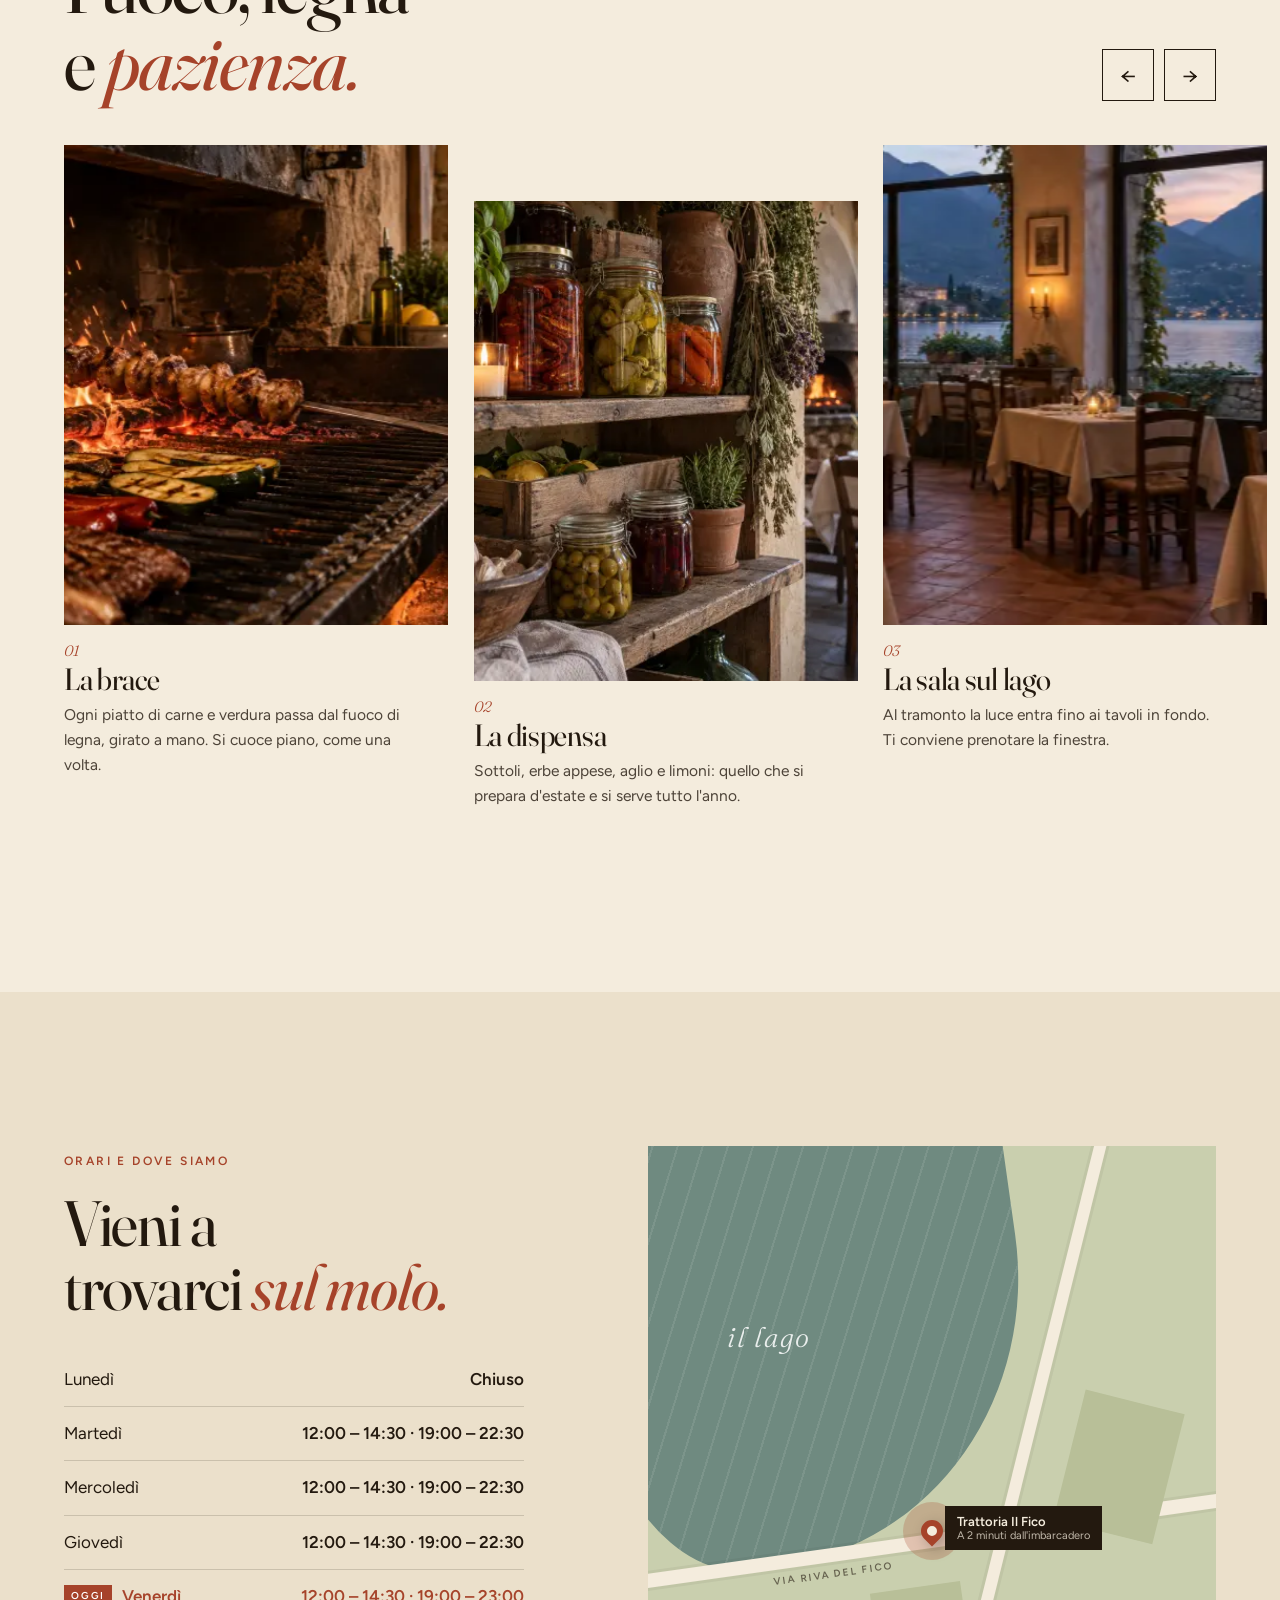
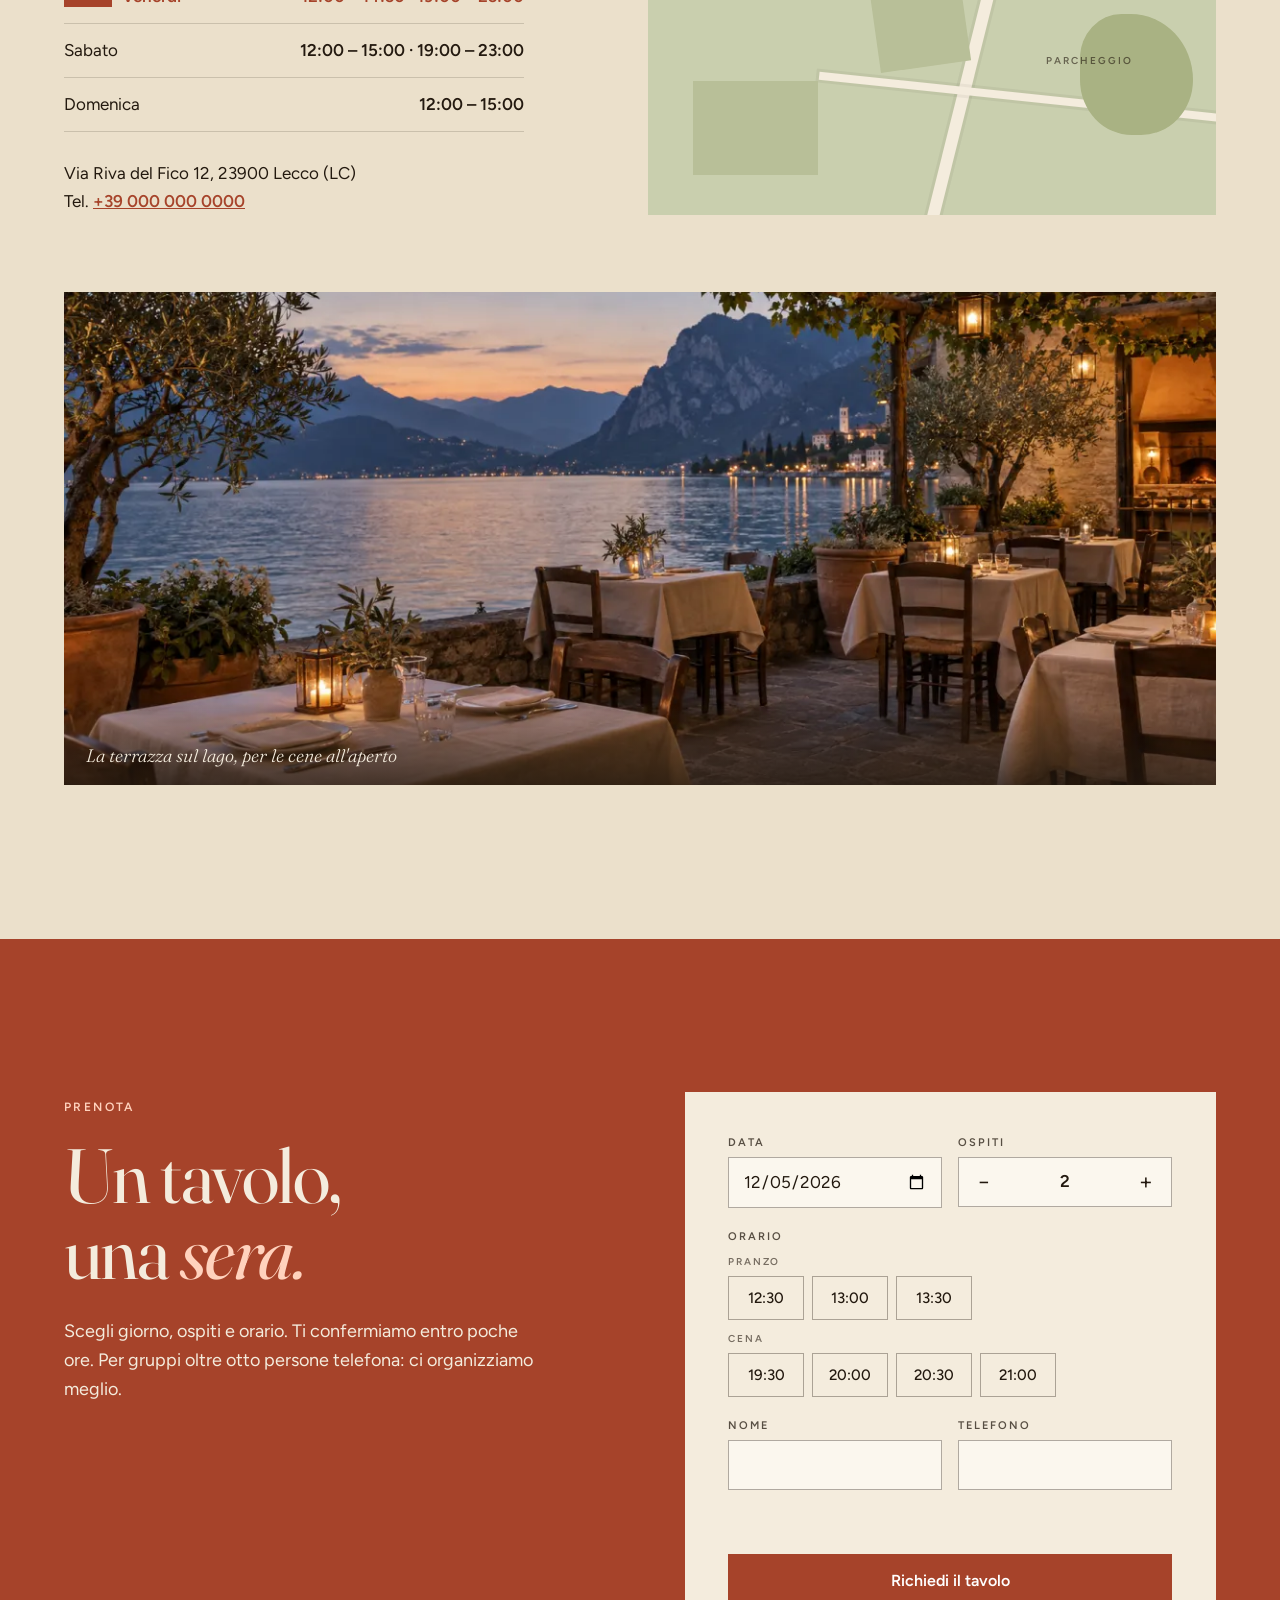
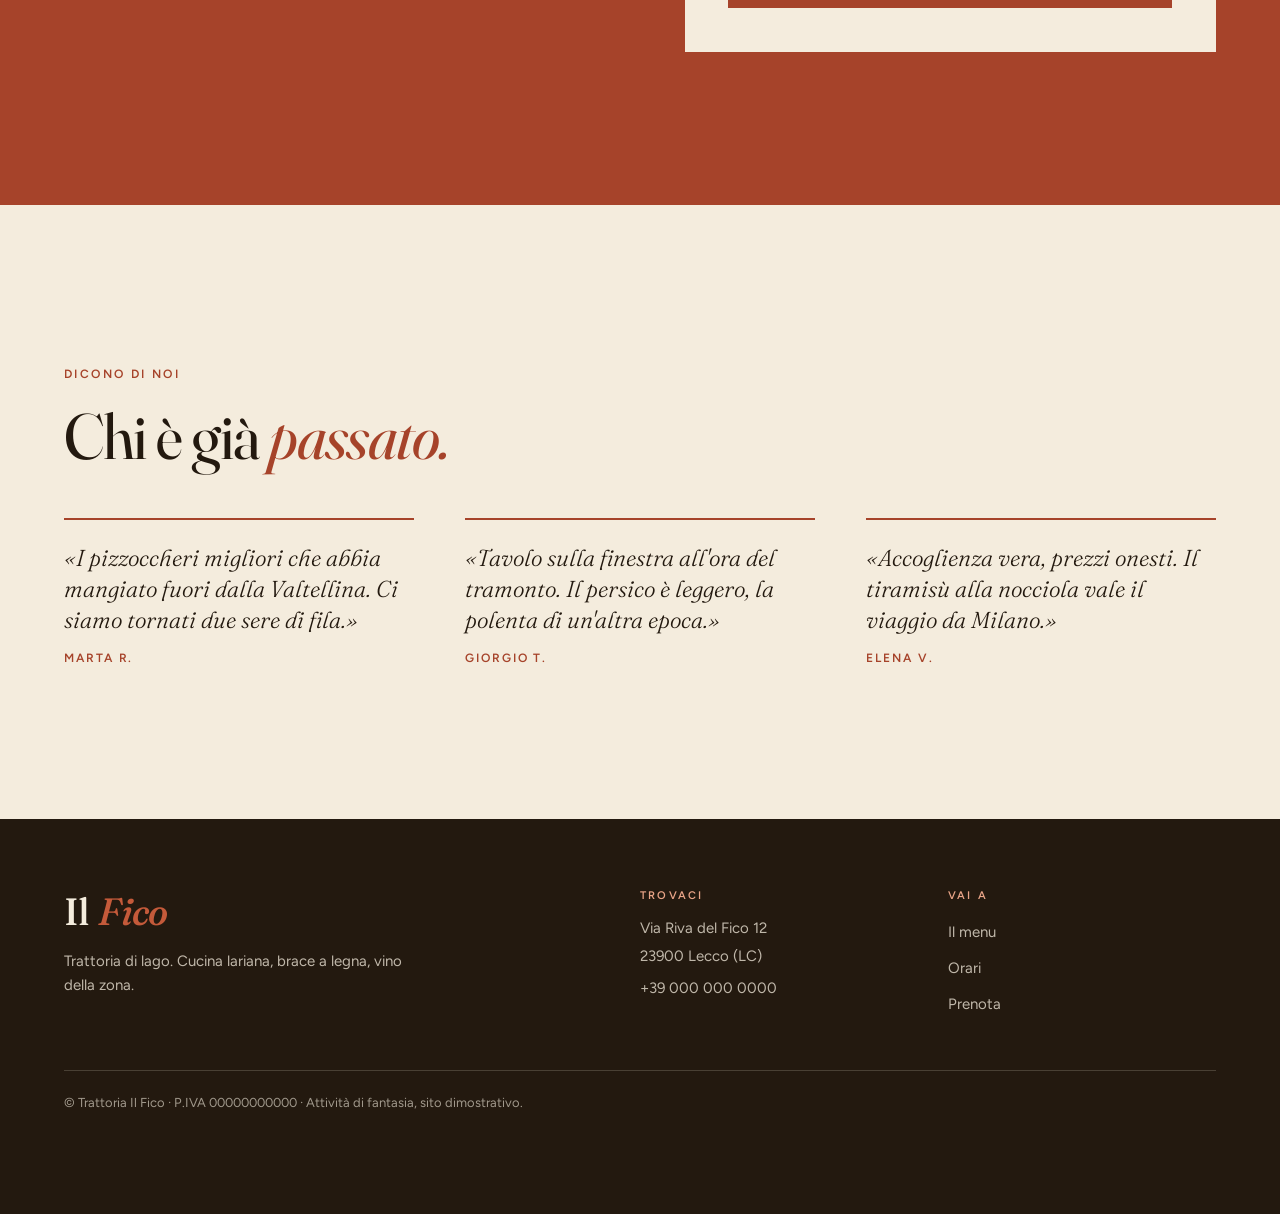
<file: demo/ristorante/index.html>
<!doctype html>
<html lang="it">
<head>
<meta charset="utf-8">
<meta name="viewport" content="width=device-width,initial-scale=1">
<title>Trattoria Il Fico — cucina di lago a Lecco</title>
<meta name="description" content="Trattoria Il Fico: cucina lariana di lago e di brace, pesce persico, pizzoccheri e polenta, a due passi dall'acqua. Prenota il tuo tavolo.">
<meta name="robots" content="noindex,follow">
<meta name="theme-color" content="#2b3520">
<link rel="preconnect" href="https://fonts.googleapis.com">
<link rel="preconnect" href="https://fonts.gstatic.com" crossorigin>
<link rel="preload" as="image" href="/img/ristorante-wide-1200.webp" media="(min-width:761px)">
<link href="https://fonts.googleapis.com/css2?family=Fraunces:ital,opsz,wght@0,9..144,300..700;1,9..144,300..600&family=Figtree:wght@400;500;600&display=swap" rel="stylesheet">
<style>
:root{
  --cream:#f4ecdd;--cream2:#ebe0cb;--terra:#a6432a;--terra2:#c45a3a;--olive:#2b3520;--olive2:#3b4a2c;--ink:#23190f;
  --serif:"Fraunces",Georgia,"Times New Roman",serif;--sans:"Figtree",system-ui,-apple-system,"Segoe UI",sans-serif;
  --ease:cubic-bezier(.22,1,.36,1);--pad:clamp(20px,5vw,72px);
}
*{box-sizing:border-box;margin:0;padding:0}
html{scroll-behavior:smooth;-webkit-text-size-adjust:100%}
body{background:var(--cream);color:var(--ink);font:400 17px/1.6 var(--sans);overflow-x:hidden}
img{display:block;max-width:100%;height:auto}
a{color:inherit}
button,input,select{font:inherit;color:inherit}
:focus-visible{outline:3px solid var(--terra2);outline-offset:3px}
.dark :focus-visible,.hero :focus-visible,header :focus-visible{outline-color:var(--cream)}
.sr{position:absolute;width:1px;height:1px;overflow:hidden;clip:rect(0 0 0 0);white-space:nowrap}
.skip{position:absolute;left:12px;top:-60px;background:var(--cream);padding:10px 16px;z-index:100;text-decoration:none}
.skip:focus{top:12px}
h1,h2,h3{font-family:var(--serif);font-weight:400;line-height:1;letter-spacing:-.02em;font-variation-settings:"opsz" 144}
.eyebrow{font:600 12px/1 var(--sans);letter-spacing:.2em;text-transform:uppercase;color:var(--terra)}
.dark .eyebrow{color:#e8a487}
.wrap{padding-inline:var(--pad);max-width:1480px;margin-inline:auto}

/* reveal per righe */
.ln{display:block;overflow:hidden;padding-bottom:.12em;margin-bottom:-.12em}
.ln>span{display:block;transition:transform 1.1s var(--ease)}
.js .ln>span{transform:translateY(112%)}
.js .in .ln>span,.js .ln.in>span{transform:none}
.ln:nth-child(2)>span{transition-delay:.1s}.ln:nth-child(3)>span{transition-delay:.2s}
.fade{transition:opacity 1s var(--ease),transform 1s var(--ease)}
.js .fade{opacity:0;transform:translateY(28px)}
.js .fade.in{opacity:1;transform:none}

/* header */
header{position:fixed;inset:0 0 auto;z-index:50;transition:background .4s,color .4s,box-shadow .4s;color:var(--cream)}
header.sc{background:rgba(244,236,221,.94);color:var(--ink);box-shadow:0 1px 0 rgba(35,25,15,.12)}
.hd{display:flex;align-items:center;justify-content:space-between;height:76px;gap:16px}
.logo{font:500 26px/1 var(--serif);text-decoration:none;letter-spacing:-.02em;display:flex;align-items:center;gap:10px;min-height:44px}
.logo i{font-style:italic;color:var(--terra2)}
header.sc .logo i{color:var(--terra)}
nav ul{display:flex;gap:34px;list-style:none;align-items:center}
nav a{text-decoration:none;font-weight:500;font-size:15px;position:relative;padding:12px 0;display:inline-block}
nav a:not(.cta)::after{content:"";position:absolute;left:0;right:0;bottom:6px;height:1px;background:currentColor;transform:scaleX(0);transform-origin:left;transition:transform .5s var(--ease)}
nav a:hover::after{transform:scaleX(1)}
.cta{background:var(--terra);color:#fff;padding:12px 24px;border:0;cursor:pointer;font-weight:600;font-size:15px;text-decoration:none;display:inline-flex;align-items:center;justify-content:center;min-height:44px;transition:background .3s,transform .4s var(--ease)}
.cta:hover{background:var(--olive);transform:translateY(-2px)}
.burger{display:none;background:none;border:0;width:48px;height:48px;cursor:pointer;position:relative;color:inherit}
.burger span{position:absolute;left:12px;right:12px;height:2px;background:currentColor;transition:transform .4s var(--ease),opacity .3s}
.burger span:nth-child(1){top:17px}.burger span:nth-child(2){top:23px}.burger span:nth-child(3){top:29px}
.open .burger span:nth-child(1){transform:translateY(6px) rotate(45deg)}
.open .burger span:nth-child(2){opacity:0}
.open .burger span:nth-child(3){transform:translateY(-6px) rotate(-45deg)}
@media(max-width:860px){
  .burger{display:block}
  nav{position:fixed;inset:0;background:var(--olive);color:var(--cream);display:flex;align-items:center;padding:96px var(--pad) 40px;opacity:0;visibility:hidden;transition:opacity .4s,visibility .4s;z-index:-1}
  .open nav{opacity:1;visibility:visible}
  .open{color:var(--cream)}
  nav ul{flex-direction:column;align-items:flex-start;gap:6px}
  nav a{font:400 40px/1.2 var(--serif);padding:8px 0}
  nav a.cta{font:600 16px var(--sans);margin-top:20px}
}

/* hero */
.hero{position:relative;min-height:100svh;display:flex;align-items:flex-end;color:var(--cream);background:var(--olive);overflow:hidden}
.hero picture,.hero .bg{position:absolute;inset:-8% 0 -8%}
.hero img.bg{position:static;width:100%;height:100%;object-fit:cover;will-change:transform}
.hero::after{content:"";position:absolute;inset:0;background:linear-gradient(180deg,rgba(35,25,15,.55) 0%,rgba(35,25,15,.15) 35%,rgba(35,25,15,.78) 100%)}
.hero .wrap{position:relative;z-index:2;width:100%;padding-bottom:clamp(36px,7vh,80px);padding-top:120px}
.hero h1{font-size:clamp(3.4rem,12.5vw,11.5rem);font-weight:300;line-height:.92}
.hero h1 em{font-style:italic;color:#f0b596;font-weight:300}
.hero .row{display:flex;justify-content:space-between;align-items:flex-end;gap:32px;margin-top:clamp(28px,5vh,56px);flex-wrap:wrap}
.hero p{max-width:34ch;font-size:clamp(17px,1.5vw,20px);color:rgba(244,236,221,.92)}
.hero .btns{display:flex;gap:14px;flex-wrap:wrap}
.ghost{border:1px solid rgba(244,236,221,.7);color:var(--cream);padding:12px 24px;text-decoration:none;font-weight:600;font-size:15px;min-height:44px;display:inline-flex;align-items:center;transition:background .3s,color .3s}
.ghost:hover{background:var(--cream);color:var(--ink)}
.hero .meta{position:absolute;right:var(--pad);top:50%;z-index:2;writing-mode:vertical-rl;font:600 11px var(--sans);letter-spacing:.3em;text-transform:uppercase;color:rgba(244,236,221,.8)}
@media(max-width:860px){.hero .meta{display:none}}

/* marquee */
.mq{background:var(--terra);color:var(--cream);overflow:hidden;padding:20px 0;white-space:nowrap}
.mq div{display:inline-flex;animation:mq 46s linear infinite;will-change:transform}
.mq span{font:italic 300 clamp(26px,3.4vw,44px)/1 var(--serif);padding-inline:22px;display:inline-flex;align-items:center;gap:44px}
.mq span::after{content:"✦";font:400 .5em var(--sans);color:#f0b596}
.mq:hover div{animation-play-state:paused}
@keyframes mq{to{transform:translateX(-50%)}}

/* storia */
section{padding-block:clamp(80px,12vw,180px)}
.story{display:grid;grid-template-columns:1fr 1fr;gap:clamp(40px,8vw,140px);align-items:center}
.story h2{font-size:clamp(2.6rem,6vw,5.6rem);margin:20px 0 32px}
.story h2 em{color:var(--terra);font-style:italic}
.story p+p{margin-top:16px}
.story p{max-width:46ch;font-size:18px}
.sig{margin-top:30px;font:italic 400 22px var(--serif);color:var(--terra)}
.frame{position:relative;aspect-ratio:4/3;overflow:hidden;background:var(--cream2)}
.frame img{width:100%;height:118%;object-fit:cover;will-change:transform}
.badge{position:absolute;left:-28px;bottom:36px;background:var(--olive);color:var(--cream);padding:22px 26px;font:italic 300 22px/1.2 var(--serif);max-width:210px;z-index:2}
.badge b{display:block;font:600 11px var(--sans);letter-spacing:.2em;text-transform:uppercase;color:#e8a487;margin-bottom:8px;font-style:normal}
.fw{position:relative}
@media(max-width:860px){.story{grid-template-columns:minmax(0,1fr)}.badge{left:12px;bottom:12px}}

/* menu */
.menu{background:var(--olive);color:var(--cream)}
.menu .top{display:flex;justify-content:space-between;align-items:flex-end;gap:30px;flex-wrap:wrap;margin-bottom:clamp(36px,5vw,64px)}
.menu h2{font-size:clamp(2.6rem,6vw,5.6rem);margin-top:18px}
.menu h2 em{font-style:italic;color:#f0b596}
.tabs{display:flex;gap:6px;flex-wrap:wrap}
.tabs button{background:none;border:1px solid rgba(244,236,221,.35);color:var(--cream);padding:11px 20px;min-height:44px;cursor:pointer;font-weight:500;font-size:15px;transition:background .3s,color .3s,border-color .3s}
.tabs button:hover{border-color:var(--cream)}
.tabs button[aria-selected=true]{background:var(--cream);color:var(--ink);border-color:var(--cream)}
.mgrid{display:grid;grid-template-columns:5fr 4fr;gap:clamp(30px,6vw,100px);align-items:start}
.plist{list-style:none}
.plist li{display:grid;grid-template-columns:1fr auto;gap:4px 24px;padding:22px 0;border-bottom:1px solid rgba(244,236,221,.18);transition:padding .5s var(--ease)}
.plist li:hover{padding-left:14px}
.plist h3{font-size:clamp(1.3rem,2.2vw,1.85rem);font-weight:400;letter-spacing:-.01em;line-height:1.15}
.plist .pr{font:italic 400 clamp(1.3rem,2.2vw,1.85rem)/1.15 var(--serif);color:#f0b596}
.plist p{grid-column:1;font-size:15px;color:rgba(244,236,221,.7);max-width:52ch}
.plist .tg{font-size:11px;letter-spacing:.16em;text-transform:uppercase;color:#e8a487;font-weight:600;margin-left:8px;white-space:nowrap}
.plist[hidden]{display:none}
.mfig{position:sticky;top:110px;aspect-ratio:4/5;overflow:hidden;background:var(--olive2)}
.mfig img{width:100%;height:100%;object-fit:cover;object-position:50% 50%;transition:opacity .35s var(--ease)}
.mfig img.sw{opacity:0}
.mfig figcaption{position:absolute;left:0;right:0;bottom:0;padding:40px 22px 20px;background:linear-gradient(transparent,rgba(35,25,15,.8));font:italic 300 19px var(--serif)}
.note{margin-top:30px;font-size:14px;color:rgba(244,236,221,.65)}
@media(max-width:860px){.mgrid{grid-template-columns:minmax(0,1fr)}.mfig{position:relative;top:0;order:-1;aspect-ratio:4/3}}

/* cucina orizzontale */
.cuc .top{display:flex;justify-content:space-between;align-items:flex-end;gap:24px;margin-bottom:44px;flex-wrap:wrap}
.cuc h2{font-size:clamp(2.6rem,6vw,5.6rem);margin-top:18px}
.cuc h2 em{font-style:italic;color:var(--terra)}
.arrows{display:flex;gap:10px}
.arrows button{width:52px;height:52px;border:1px solid var(--ink);background:none;cursor:pointer;font-size:22px;transition:background .3s,color .3s}
.arrows button:hover{background:var(--ink);color:var(--cream)}
.track{scroll-padding-inline:var(--pad);display:flex;gap:clamp(16px,2vw,28px);overflow-x:auto;scroll-snap-type:x mandatory;padding:0 var(--pad) 30px;scrollbar-width:thin;scrollbar-color:var(--terra) transparent;cursor:grab;-webkit-overflow-scrolling:touch}
.track.drag{cursor:grabbing;scroll-snap-type:none}
.card{flex:0 0 clamp(270px,30vw,430px);scroll-snap-align:start;user-select:none}
.card:nth-child(even){margin-top:56px}
.card .im{aspect-ratio:4/5;overflow:hidden;background:var(--cream2)}
.card img{width:100%;height:100%;object-fit:cover;object-position:var(--p,50% 50%);transform-origin:var(--o,50% 50%);transform:scale(var(--z));transition:transform 1.2s var(--ease);-webkit-user-drag:none}
.card:hover img{transform:scale(calc(var(--z) + .14)) translate(-2%,-2%)}
.card .n{font:italic 300 15px var(--serif);color:var(--terra);margin-top:16px}
.card h3{font-size:clamp(1.6rem,2.4vw,2.1rem);margin:4px 0 8px;letter-spacing:-.01em}
.card p{font-size:15.5px;max-width:34ch;color:rgba(35,25,15,.8)}
.track::after{content:"";flex:0 0 1px}

/* orari e mappa */
.info{background:var(--cream2)}
.igrid{display:grid;grid-template-columns:1fr 1.15fr;gap:clamp(36px,7vw,110px);align-items:stretch}
.info h2{font-size:clamp(2.4rem,5vw,4.6rem);margin:18px 0 34px}
.info h2 em{font-style:italic;color:var(--terra)}
.hours{list-style:none;max-width:460px}
.hours li{display:flex;justify-content:space-between;gap:16px;padding:13px 0;border-bottom:1px solid rgba(35,25,15,.16);font-size:17px}
.hours li b{font-weight:600}
.hours li.today{color:var(--terra);font-weight:600}
.hours li.today::before{content:"oggi";font-size:10px;letter-spacing:.18em;text-transform:uppercase;background:var(--terra);color:#fff;padding:3px 7px;align-self:center;margin-right:-6px;order:-1}
.hours li.today span:first-child{margin-right:auto}
.addr{margin-top:28px;font-size:17px}
.addr a{color:var(--terra);font-weight:600}
.terr{position:relative;margin-top:clamp(36px,6vw,80px);aspect-ratio:21/9;overflow:hidden;background:var(--cream)}
.terr img{width:100%;height:100%;object-fit:cover;object-position:50% 60%}
.terr figcaption{position:absolute;left:0;right:0;bottom:0;padding:40px 22px 18px;background:linear-gradient(transparent,rgba(35,25,15,.75));color:var(--cream);font:italic 300 18px var(--serif)}
@media(max-width:860px){.terr{aspect-ratio:3/2}}
.map{position:relative;min-height:440px;background:#c9cfae;overflow:hidden;isolation:isolate}
.map .lake{position:absolute;left:-12%;top:-14%;width:78%;height:76%;background:#6f8a80;border-radius:0 0 62% 30%/0 0 58% 44%;transform:rotate(-8deg)}
.map .lake::after{content:"";position:absolute;inset:0;border-radius:inherit;background:repeating-linear-gradient(115deg,transparent 0 22px,rgba(255,255,255,.09) 22px 24px)}
.map .rd{position:absolute;background:var(--cream);box-shadow:0 0 0 3px rgba(35,25,15,.05)}
.map .r1{left:-5%;right:-5%;top:58%;height:14px;transform:rotate(-8deg)}
.map .r2{top:-5%;bottom:-5%;left:64%;width:12px;transform:rotate(14deg)}
.map .r3{left:30%;right:-5%;top:82%;height:8px;transform:rotate(6deg)}
.map .blk{position:absolute;background:#b8bf98}
.map .b1{left:40%;top:66%;width:16%;height:12%;transform:rotate(-8deg)}
.map .b2{left:74%;top:38%;width:18%;height:20%;transform:rotate(14deg)}
.map .b3{left:8%;top:80%;width:22%;height:14%}
.map .pk{position:absolute;left:76%;top:70%;width:20%;height:18%;background:#a9b283;border-radius:40% 60% 50% 50%}
.map em{position:absolute;font:600 10px var(--sans);letter-spacing:.2em;text-transform:uppercase;color:rgba(35,25,15,.6);font-style:normal}
.map .l1{left:14%;top:26%;color:rgba(255,255,255,.85);font:italic 300 28px var(--serif);letter-spacing:.06em;text-transform:none}
.map .l2{left:22%;top:63%;transform:rotate(-8deg)}
.map .l3{left:70%;top:76%}
.pin{position:absolute;left:48%;top:56%;width:22px;height:22px;background:var(--terra);border-radius:50% 50% 50% 0;transform:rotate(-45deg);z-index:2;box-shadow:0 6px 14px rgba(0,0,0,.25)}
.pin::before{content:"";position:absolute;inset:6px;background:var(--cream);border-radius:50%}
.pulse{position:absolute;left:calc(48% - 18px);top:calc(56% - 18px);width:58px;height:58px;border-radius:50%;background:var(--terra);opacity:.25;animation:pl 2.4s var(--ease) infinite}
@keyframes pl{from{transform:scale(.3);opacity:.5}to{transform:scale(1.5);opacity:0}}
.map .tag{position:absolute;left:calc(48% + 24px);top:calc(56% - 14px);background:var(--ink);color:var(--cream);font:600 13px var(--sans);padding:8px 12px;z-index:2;white-space:nowrap}
.map .tag small{display:block;font-weight:400;font-size:11px;opacity:.75}
@media(max-width:860px){.hours li{flex-wrap:wrap}.hours li b{text-align:right}.igrid{grid-template-columns:minmax(0,1fr)}.map{min-height:360px}}

/* prenota */
.book{background:var(--terra);color:var(--cream)}
.bgrid{display:grid;grid-template-columns:1fr 1fr;gap:clamp(36px,7vw,110px);align-items:start}
.book h2{font-size:clamp(2.6rem,6vw,5.6rem);margin:18px 0 26px}
.book h2 em{font-style:italic;color:#ffd2bd}
.book .eyebrow{color:#ffd2bd}
.book p{max-width:40ch;font-size:18px}
.widget{background:var(--cream);color:var(--ink);padding:clamp(24px,3.4vw,44px)}
.f{display:grid;gap:22px}
.f2{display:grid;grid-template-columns:minmax(0,1fr) minmax(0,1fr);gap:16px}
.f label,.f legend{font:600 11px var(--sans);letter-spacing:.18em;text-transform:uppercase;color:rgba(35,25,15,.75);display:block;margin-bottom:8px}
.f fieldset{border:0}
.f input[type=date],.f input[type=text],.f input[type=tel]{width:100%;min-height:50px;border:1px solid rgba(35,25,15,.35);background:#fbf7ee;padding:10px 14px;border-radius:0}
.f input:focus-visible{outline:3px solid var(--terra2);outline-offset:1px}
.step{display:flex;align-items:center;border:1px solid rgba(35,25,15,.35);background:#fbf7ee;min-height:50px}
.step button{width:50px;height:48px;background:none;border:0;cursor:pointer;font-size:22px;transition:background .2s}
.step button:hover{background:var(--cream2)}
.step output{flex:1;text-align:center;font-weight:600}
.slots{display:flex;flex-wrap:wrap;gap:8px}
.slots label{margin:0;letter-spacing:0;text-transform:none;font:500 15px var(--sans);color:var(--ink)}
.slots input{position:absolute;opacity:0;pointer-events:none}
.slots span{display:inline-flex;align-items:center;justify-content:center;min-width:76px;min-height:44px;padding:0 14px;border:1px solid rgba(35,25,15,.35);cursor:pointer;transition:background .25s,color .25s,border-color .25s}
.slots span:hover{border-color:var(--ink)}
.slots input:checked+span{background:var(--olive);color:var(--cream);border-color:var(--olive)}
.slots input:focus-visible+span{outline:3px solid var(--terra2);outline-offset:2px}
.slots small{display:block;width:100%;font:600 10px var(--sans);letter-spacing:.18em;text-transform:uppercase;color:rgba(35,25,15,.6);margin-top:4px}
.f .cta{width:100%;min-height:54px;font-size:16px}
.err{color:#8c2a12;font-size:14px;min-height:20px;font-weight:500}
.ok{display:none;text-align:left}
.ok.show{display:block;animation:up .8s var(--ease)}
@keyframes up{from{opacity:0;transform:translateY(20px)}}
.ok h3{font-size:2.2rem;margin:14px 0 14px;color:var(--olive)}
.ok p{color:var(--ink);font-size:17px}
.ok .demo{display:inline-block;margin-top:18px;font-size:12px;background:var(--ink);color:var(--cream);padding:6px 10px;letter-spacing:.12em;text-transform:uppercase;font-weight:600}
.ok button{margin-top:20px;background:none;border:0;border-bottom:1px solid var(--ink);cursor:pointer;padding:10px 0;min-height:44px;font-weight:600}
@media(max-width:860px){.bgrid{grid-template-columns:minmax(0,1fr)}}

/* recensioni */
.rev{display:grid;grid-template-columns:repeat(3,1fr);gap:clamp(24px,4vw,64px);margin-top:50px}
.rev blockquote{border-top:2px solid var(--terra);padding-top:22px;font:italic 300 clamp(1.3rem,1.8vw,1.6rem)/1.35 var(--serif)}
.rev cite{display:block;margin-top:16px;font:600 12px var(--sans);letter-spacing:.16em;text-transform:uppercase;font-style:normal;color:var(--terra)}
.rv h2{font-size:clamp(2.4rem,5vw,4.6rem);margin-top:18px}
.rv h2 em{font-style:italic;color:var(--terra)}
@media(max-width:860px){.rev{grid-template-columns:minmax(0,1fr)}}

footer{background:var(--ink);color:var(--cream);padding:70px 0 100px}
.fg{display:grid;grid-template-columns:2fr 1fr 1fr;gap:40px}
footer .logo{font-size:38px}
footer p,footer li{font-size:15px;color:rgba(244,236,221,.75)}
footer ul{list-style:none;display:grid;gap:4px}
footer h4{font:600 11px var(--sans);letter-spacing:.2em;text-transform:uppercase;color:#e8a487;margin-bottom:14px}
footer a{text-decoration:none;display:inline-block;padding:4px 0}
footer a:hover{text-decoration:underline}
.copy{margin-top:50px;padding-top:22px;border-top:1px solid rgba(244,236,221,.18);font-size:13px;color:rgba(244,236,221,.6)}
@media(max-width:860px){.fg{grid-template-columns:minmax(0,1fr)}}

/* etichetta UBG */
.ubg{position:fixed;right:14px;bottom:14px;z-index:90;display:flex;align-items:center;background:rgba(255,255,255,.96);color:#1b1d24;border-radius:999px;box-shadow:0 6px 24px rgba(0,0,0,.22);font:500 12.5px/1 system-ui,-apple-system,"Segoe UI",sans-serif;padding:0 4px 0 6px;max-width:calc(100vw - 28px)}
.ubg a{text-decoration:none;padding:0 8px;min-height:44px;display:inline-flex;align-items:center;color:#1b1d24}
.ubg a:hover{text-decoration:underline}
.ubg button{width:44px;height:44px;border:0;background:none;cursor:pointer;font-size:18px;color:#555;border-radius:50%}
.ubg :focus-visible{outline:2px solid #2b3bff;outline-offset:1px}

@media(prefers-reduced-motion:reduce){
  html{scroll-behavior:auto}
  *,*::before,*::after{animation:none!important;transition-duration:.01ms!important}
  .js .ln>span{transform:none}.js .fade{opacity:1;transform:none}
  .mq{overflow-x:auto}
}
</style>
</head>
<body>
<a class="skip" href="#main">Vai al contenuto</a>

<header id="hd">
  <div class="wrap hd">
    <a class="logo" href="#top" aria-label="Trattoria Il Fico, torna in alto">Il <i>Fico</i></a>
    <nav id="nav" aria-label="Principale">
      <ul>
        <li><a href="#storia">La trattoria</a></li>
        <li><a href="#menu">Il menu</a></li>
        <li><a href="#cucina">La cucina</a></li>
        <li><a href="#dove">Orari e dove</a></li>
        <li><a class="cta" href="#prenota">Prenota un tavolo</a></li>
      </ul>
    </nav>
    <button class="burger" id="bg" aria-label="Apri il menu" aria-expanded="false" aria-controls="nav"><span></span><span></span><span></span></button>
  </div>
</header>

<main id="main">
<div id="top"></div>
<section class="hero" style="padding:0;min-height:100svh" aria-labelledby="h1">
  <picture>
    <source media="(min-width:761px)" srcset="/img/ristorante-wide-1200.webp" width="1200" height="800">
    <img class="bg" id="herobg" src="/img/ristorante-900.webp" width="900" height="1125" alt="Uno chef completa a mano un piatto di tagliatelle sotto le lampade di rame della cucina" fetchpriority="high" decoding="async">
  </picture>
  <span class="meta">Cucina di lago · dal 1987</span>
  <div class="wrap">
    <h1 id="h1"><span class="ln"><span>La tavola</span></span><span class="ln"><span>è sul <em>lago.</em></span></span></h1>
    <div class="row">
      <p>Trattoria Il Fico. Pesce persico, polenta e brace a legna, a dieci passi dall'acqua. Si mangia piano.</p>
      <div class="btns"><a class="cta" href="#prenota">Prenota un tavolo</a><a class="ghost" href="#menu">Guarda il menu</a></div>
    </div>
  </div>
</section>

<div class="mq" aria-hidden="true"><div id="mq"></div></div>

<section id="storia" aria-labelledby="st">
  <div class="wrap story">
    <div class="fade">
      <span class="eyebrow">La trattoria</span>
      <h2 id="st"><span class="ln"><span>Una cucina</span></span><span class="ln"><span>che sa di <em>casa.</em></span></span></h2>
      <p>Il Fico nasce in una vecchia rimessa per le barche, con quattro tavoli, un forno a legna e una regola: cucinare quello che porta il lago e quello che cresce dietro la collina.</p>
      <p>Il persico arriva la mattina dai pescatori del paese, la polenta si gira a mano per un'ora, i pizzoccheri si tirano il giorno stesso. Niente effetti speciali: ingredienti giusti, fuoco giusto, tempo giusto.</p>
      <p class="sig">Famiglia Il Fico, in sala e ai fornelli</p>
    </div>
    <div class="fw fade">
      <div class="frame"><img data-par="0.12" src="/img/d-ristorante-sala-L.webp" srcset="/img/d-ristorante-sala-S.webp 700w, /img/d-ristorante-sala-L.webp 1200w" sizes="(max-width:860px) 92vw, 46vw" width="1200" height="800" alt="La sala della trattoria al tramonto: tavoli apparecchiati, camino acceso e grandi finestre sul lago" loading="lazy" decoding="async"></div>
      <div class="badge"><b>Aperti da</b>tre generazioni, sempre sullo stesso molo</div>
    </div>
  </div>
</section>

<section class="menu dark" id="menu" aria-labelledby="mh">
  <div class="wrap">
    <div class="top">
      <div><span class="eyebrow">Il menu</span><h2 id="mh"><span class="ln"><span>Stagione,</span></span><span class="ln"><span>lago e <em>brace.</em></span></span></h2></div>
      <div class="tabs" role="tablist" aria-label="Sezioni del menu" id="tabs">
        <button role="tab" id="t0" aria-selected="true" aria-controls="p0">Antipasti</button>
        <button role="tab" id="t1" aria-selected="false" aria-controls="p1" tabindex="-1">Primi</button>
        <button role="tab" id="t2" aria-selected="false" aria-controls="p2" tabindex="-1">Secondi</button>
        <button role="tab" id="t3" aria-selected="false" aria-controls="p3" tabindex="-1">Dolci</button>
      </div>
    </div>
    <div class="mgrid">
      <div>
        <ul class="plist" id="p0" role="tabpanel" aria-labelledby="t0">
          <li><div><h3>Missoltino di lago<span class="tg">Tipico</span></h3></div><span class="pr">14</span><p>Agone essiccato e grigliato, polenta bianca abbrustolita, aceto di vino rosso.</p></li>
          <li><div><h3>Carpaccio di lavarello</h3></div><span class="pr">15</span><p>Agrumi, finocchietto selvatico, olio del Garda, pepe rosa.</p></li>
          <li><div><h3>Tortino di verdure dell'orto</h3></div><span class="pr">12</span><p>Bitto fuso, zucchine e patate di stagione, croccante di polenta.</p></li>
          <li><div><h3>Tagliere della Valsassina</h3></div><span class="pr">16</span><p>Salame, bresaola, formaggi di malga, giardiniera fatta in casa.</p></li>
        </ul>
        <ul class="plist" id="p1" role="tabpanel" aria-labelledby="t1" hidden>
          <li><div><h3>Pizzoccheri della casa<span class="tg">Firma</span></h3></div><span class="pr">15</span><p>Grano saraceno tirato a mano, verza, patate, Casera e burro alla salvia.</p></li>
          <li><div><h3>Tagliatelle al ragù bianco</h3></div><span class="pr">16</span><p>Coniglio in casseruola, rosmarino, scorza di limone, Grana.</p></li>
          <li><div><h3>Risotto al pesce persico</h3></div><span class="pr">18</span><p>Carnaroli mantecato al burro nocciola, filetti di persico, erbe di riva.</p></li>
          <li><div><h3>Gnocchi di zucca</h3></div><span class="pr">14</span><p>Amaretto sbriciolato, salvia croccante, formaggio di capra.</p></li>
        </ul>
        <ul class="plist" id="p2" role="tabpanel" aria-labelledby="t2" hidden>
          <li><div><h3>Filetti di persico<span class="tg">Firma</span></h3></div><span class="pr">22</span><p>Burro e salvia, polenta morbida, limone del lago.</p></li>
          <li><div><h3>Brasato al Valtellina</h3></div><span class="pr">21</span><p>Cotto sei ore, polenta taragna, funghi trifolati.</p></li>
          <li><div><h3>Trota in crosta d'erbe</h3></div><span class="pr">20</span><p>Alla brace, verdure grigliate, salsa alle erbe spontanee.</p></li>
          <li><div><h3>Coniglio arrosto alle olive</h3></div><span class="pr">19</span><p>Olive taggiasche, patate al forno, timo.</p></li>
        </ul>
        <ul class="plist" id="p3" role="tabpanel" aria-labelledby="t3" hidden>
          <li><div><h3>Torta di pane e cioccolato</h3></div><span class="pr">8</span><p>Ricetta di nonna, servita tiepida con panna appena montata.</p></li>
          <li><div><h3>Panna cotta ai lamponi</h3></div><span class="pr">7</span><p>Lamponi di montagna, un filo di miele di castagno.</p></li>
          <li><div><h3>Semifreddo al torrone</h3></div><span class="pr">8</span><p>Mandorle tostate, salsa al caffè.</p></li>
          <li><div><h3>Tiramisù alla nocciola</h3></div><span class="pr">8</span><p>Il nostro, con caffè di moka e cacao amaro.</p></li>
        </ul>
        <p class="note">Coperto 2 €. Chiedi pure al personale per allergeni e intolleranze. Menu d'esempio: cambia con la stagione.</p>
      </div>
      <figure class="mfig">
        <img id="mimg" src="/img/d-ristorante-antipasti-L.webp" srcset="/img/d-ristorante-antipasti-S.webp 520w, /img/d-ristorante-antipasti-L.webp 900w" sizes="(max-width:860px) 92vw, 40vw" width="900" height="1125" alt="Antipasti della casa: missoltino, salumi e verdure dell'orto su un tagliere" loading="lazy" decoding="async">
        <figcaption id="mcap">Antipasti, per cominciare piano</figcaption>
      </figure>
    </div>
  </div>
</section>

<section class="cuc" id="cucina" aria-labelledby="ch" style="padding-inline:0">
  <div class="wrap">
    <div class="top">
      <div><span class="eyebrow">La cucina</span><h2 id="ch"><span class="ln"><span>Fuoco, legna</span></span><span class="ln"><span>e <em>pazienza.</em></span></span></h2></div>
      <div class="arrows"><button id="prev" aria-label="Scheda precedente">←</button><button id="next" aria-label="Scheda successiva">→</button></div>
    </div>
  </div>
  <div class="track" id="track" tabindex="0" role="region" aria-label="Scorri la cucina, usa le frecce della tastiera">
    <article class="card"><div class="im"><img style="--z:1.15;--p:22% 50%" src="/img/d-ristorante-brace-L.webp" srcset="/img/d-ristorante-brace-S.webp 700w, /img/d-ristorante-brace-L.webp 1200w" sizes="(max-width:760px) 270px, 30vw" width="1200" height="800" alt="Il camino a legna con spiedini, verdure e carne sulla brace" loading="lazy" decoding="async"></div><div class="n">01</div><h3>La brace</h3><p>Ogni piatto di carne e verdura passa dal fuoco di legna, girato a mano. Si cuoce piano, come una volta.</p></article>
    <article class="card"><div class="im"><img style="--z:1.05;--p:50% 50%" src="/img/d-ristorante-dispensa-L.webp" srcset="/img/d-ristorante-dispensa-S.webp 480w, /img/d-ristorante-dispensa-L.webp 900w" sizes="(max-width:760px) 270px, 30vw" width="900" height="900" alt="Mensole di legno con vasetti di sottoli, erbe aromatiche e aglio" loading="lazy" decoding="async"></div><div class="n">02</div><h3>La dispensa</h3><p>Sottoli, erbe appese, aglio e limoni: quello che si prepara d'estate e si serve tutto l'anno.</p></article>
    <article class="card"><div class="im"><img style="--z:1.45;--p:78% 50%" src="/img/d-ristorante-sala-L.webp" srcset="/img/d-ristorante-sala-S.webp 700w, /img/d-ristorante-sala-L.webp 1200w" sizes="(max-width:760px) 270px, 30vw" width="1200" height="800" alt="Tavoli apparecchiati in sala con vista sul lago al tramonto" loading="lazy" decoding="async"></div><div class="n">03</div><h3>La sala sul lago</h3><p>Al tramonto la luce entra fino ai tavoli in fondo. Ti conviene prenotare la finestra.</p></article>
    <article class="card"><div class="im"><img style="--z:1.5;--p:8% 50%" src="/img/d-ristorante-terrazza-L.webp" srcset="/img/d-ristorante-terrazza-S.webp 700w, /img/d-ristorante-terrazza-L.webp 1200w" sizes="(max-width:760px) 270px, 30vw" width="1200" height="800" alt="La terrazza sotto il pergolato sul lago, con i tavoli apparecchiati al tramonto" loading="lazy" decoding="async"></div><div class="n">04</div><h3>La terrazza</h3><p>Sotto il pergolato, a dieci passi dall'acqua. D'estate si cena qui, con la lanterna sul tavolo.</p></article>
    <article class="card"><div class="im"><img style="--z:1.05;--p:50% 50%" src="/img/d-ristorante-primi-L.webp" srcset="/img/d-ristorante-primi-S.webp 520w, /img/d-ristorante-primi-L.webp 900w" sizes="(max-width:760px) 270px, 30vw" width="900" height="1125" alt="Un piatto di pasta fatta a mano appena impiattato" loading="lazy" decoding="async"></div><div class="n">05</div><h3>Le mani</h3><p>Ogni piatto esce dalla stessa cucina e passa dalle stesse mani. La pasta si tira ogni mattina.</p></article>
  </div>
</section>

<section class="info" id="dove" aria-labelledby="ih">
  <div class="wrap igrid">
    <div class="fade">
      <span class="eyebrow">Orari e dove siamo</span>
      <h2 id="ih"><span class="ln"><span>Vieni a</span></span><span class="ln"><span>trovarci <em>sul molo.</em></span></span></h2>
      <ul class="hours" id="hours">
        <li data-d="1"><span>Lunedì</span><b>Chiuso</b></li>
        <li data-d="2"><span>Martedì</span><b>12:00 – 14:30 · 19:00 – 22:30</b></li>
        <li data-d="3"><span>Mercoledì</span><b>12:00 – 14:30 · 19:00 – 22:30</b></li>
        <li data-d="4"><span>Giovedì</span><b>12:00 – 14:30 · 19:00 – 22:30</b></li>
        <li data-d="5"><span>Venerdì</span><b>12:00 – 14:30 · 19:00 – 23:00</b></li>
        <li data-d="6"><span>Sabato</span><b>12:00 – 15:00 · 19:00 – 23:00</b></li>
        <li data-d="0"><span>Domenica</span><b>12:00 – 15:00</b></li>
      </ul>
      <p class="addr">Via Riva del Fico 12, 23900 Lecco (LC)<br>Tel. <a href="tel:+390000000000">+39 000 000 0000</a></p>
    </div>
    <div class="map fade" role="img" aria-label="Mappa stilizzata: la trattoria si trova sulla riva del lago, lungo via Riva del Fico, vicino all'imbarcadero e al parcheggio">
      <div class="lake"></div><div class="rd r1"></div><div class="rd r2"></div><div class="rd r3"></div>
      <div class="blk b1"></div><div class="blk b2"></div><div class="blk b3"></div><div class="pk"></div>
      <em class="l1">il lago</em><em class="l2">Via Riva del Fico</em><em class="l3">Parcheggio</em>
      <div class="pulse"></div><div class="pin"></div><div class="tag">Trattoria Il Fico<small>A 2 minuti dall'imbarcadero</small></div>
    </div>
  </div>
  <div class="wrap"><figure class="terr fade"><img src="/img/d-ristorante-terrazza-L.webp" srcset="/img/d-ristorante-terrazza-S.webp 700w, /img/d-ristorante-terrazza-L.webp 1200w" sizes="(max-width:1480px) 92vw, 1340px" width="1200" height="800" alt="La terrazza sul lago al tramonto, con i tavoli apparecchiati sotto il pergolato" loading="lazy" decoding="async"><figcaption>La terrazza sul lago, per le cene all'aperto</figcaption></figure></div>
</section>

<section class="book" id="prenota" aria-labelledby="bh">
  <div class="wrap bgrid">
    <div>
      <span class="eyebrow">Prenota</span>
      <h2 id="bh"><span class="ln"><span>Un tavolo,</span></span><span class="ln"><span>una <em>sera.</em></span></span></h2>
      <p>Scegli giorno, ospiti e orario. Ti confermiamo entro poche ore. Per gruppi oltre otto persone telefona: ci organizziamo meglio.</p>
    </div>
    <div class="widget">
      <form class="f" id="bf" novalidate>
        <div class="f2">
          <div><label for="dt">Data</label><input type="date" id="dt" required></div>
          <div><label id="gl">Ospiti</label><div class="step" role="group" aria-labelledby="gl"><button type="button" id="gm" aria-label="Un ospite in meno">−</button><output id="gn" aria-live="polite">2</output><button type="button" id="gp" aria-label="Un ospite in più">+</button></div></div>
        </div>
        <fieldset><legend>Orario</legend>
          <div class="slots">
            <small>Pranzo</small>
            <label><input type="radio" name="tm" value="12:30"><span>12:30</span></label>
            <label><input type="radio" name="tm" value="13:00"><span>13:00</span></label>
            <label><input type="radio" name="tm" value="13:30"><span>13:30</span></label>
            <small>Cena</small>
            <label><input type="radio" name="tm" value="19:30"><span>19:30</span></label>
            <label><input type="radio" name="tm" value="20:00"><span>20:00</span></label>
            <label><input type="radio" name="tm" value="20:30"><span>20:30</span></label>
            <label><input type="radio" name="tm" value="21:00"><span>21:00</span></label>
          </div>
        </fieldset>
        <div class="f2">
          <div><label for="nm">Nome</label><input type="text" id="nm" autocomplete="given-name" required></div>
          <div><label for="tl">Telefono</label><input type="tel" id="tl" autocomplete="tel" inputmode="tel" required></div>
        </div>
        <div class="err" id="er" role="alert"></div>
        <button class="cta" type="submit">Richiedi il tavolo</button>
      </form>
      <div class="ok" id="ok" role="status" tabindex="-1">
        <span class="eyebrow">Richiesta ricevuta</span>
        <h3 id="okt">Grazie</h3>
        <p id="okp"></p>
        <span class="demo">Conferma DEMO · nessun dato inviato</span><br>
        <button type="button" id="again">Modifica la richiesta</button>
      </div>
    </div>
  </div>
</section>

<section class="rv" aria-labelledby="rh">
  <div class="wrap">
    <span class="eyebrow">Dicono di noi</span>
    <h2 id="rh"><span class="ln"><span>Chi è già <em>passato.</em></span></span></h2>
    <div class="rev">
      <blockquote class="fade">«I pizzoccheri migliori che abbia mangiato fuori dalla Valtellina. Ci siamo tornati due sere di fila.»<cite>Marta R.</cite></blockquote>
      <blockquote class="fade">«Tavolo sulla finestra all'ora del tramonto. Il persico è leggero, la polenta di un'altra epoca.»<cite>Giorgio T.</cite></blockquote>
      <blockquote class="fade">«Accoglienza vera, prezzi onesti. Il tiramisù alla nocciola vale il viaggio da Milano.»<cite>Elena V.</cite></blockquote>
    </div>
  </div>
</section>
</main>

<footer>
  <div class="wrap fg">
    <div><a class="logo" href="#top">Il <i>Fico</i></a><p style="margin-top:14px;max-width:34ch">Trattoria di lago. Cucina lariana, brace a legna, vino della zona.</p></div>
    <div><h4>Trovaci</h4><ul><li>Via Riva del Fico 12</li><li>23900 Lecco (LC)</li><li><a href="tel:+390000000000">+39 000 000 0000</a></li></ul></div>
    <div><h4>Vai a</h4><ul><li><a href="#menu">Il menu</a></li><li><a href="#dove">Orari</a></li><li><a href="#prenota">Prenota</a></li></ul></div>
  </div>
  <div class="wrap"><p class="copy">© Trattoria Il Fico · P.IVA 00000000000 · Attività di fantasia, sito dimostrativo.</p></div>
</footer>

<div class="ubg" id="ubg"><a href="/siti-web-ristoranti/">Anteprima realizzata da UBG Media</a><button type="button" id="ubgx" aria-label="Chiudi l'etichetta">×</button></div>

<script>
(function(){
var mock=/[?&]mock/.test(location.search);
if(!mock)document.documentElement.classList.add('js');
var rm=matchMedia('(prefers-reduced-motion:reduce)').matches;
var $=function(s,c){return(c||document).querySelector(s)},$$=function(s,c){return[].slice.call((c||document).querySelectorAll(s))};

/* marquee */
var dishes=['Missoltino di lago','Pizzoccheri','Filetti di persico','Risotto al persico','Polenta taragna','Brasato al Valtellina','Trota alla brace','Torta di pane e cioccolato'],h='';
for(var i=0;i<2;i++)dishes.forEach(function(d){h+='<span>'+d+'</span>'});
$('#mq').innerHTML=h+h;

/* header + menu mobile */
var hd=$('#hd'),bg=$('#bg');
function setOpen(o){hd.classList.toggle('open',o);bg.setAttribute('aria-expanded',o);bg.setAttribute('aria-label',o?'Chiudi il menu':'Apri il menu');document.body.style.overflow=o?'hidden':''}
bg.addEventListener('click',function(){setOpen(!hd.classList.contains('open'))});
$$('#nav a').forEach(function(a){a.addEventListener('click',function(){setOpen(false)})});
addEventListener('keydown',function(e){if(e.key==='Escape')setOpen(false)});

/* reveal */
var io=new IntersectionObserver(function(en){en.forEach(function(e){if(e.isIntersecting){e.target.classList.add('in');io.unobserve(e.target)}})},{threshold:.18,rootMargin:'0px 0px -6% 0px'});
$$('.fade,.top>div:first-child,.story h2,.info h2,.book h2,.rv h2').forEach(function(el){io.observe(el)});
$$('.hero h1 .ln').forEach(function(l){requestAnimationFrame(function(){setTimeout(function(){l.classList.add('in')},80)})});

/* scroll: header + parallax */
var pars=$$('[data-par]'),hero=$('#herobg'),tick=false;
function upd(){
  tick=false;var y=scrollY,vh=innerHeight;
  hd.classList.toggle('sc',y>60);
  if(rm)return;
  if(y<vh*1.2)hero.style.transform='translate3d(0,'+(y*.22)+'px,0) scale(1.06)';
  pars.forEach(function(p){var r=p.parentNode.getBoundingClientRect();if(r.bottom<0||r.top>vh)return;
    var c=(r.top+r.height/2-vh/2)*parseFloat(p.dataset.par);p.style.transform='translate3d(0,'+(-c-r.height*.06)+'px,0)'});
}
addEventListener('scroll',function(){if(!tick){tick=true;requestAnimationFrame(upd)}},{passive:true});
addEventListener('resize',upd);upd();

/* menu a schede */
var tabs=$$('[role=tab]'),caps=['Antipasti, per cominciare piano','Primi, fatti a mano ogni mattina','Secondi, dal lago e dalla brace','Dolci, come li faceva la nonna'],
ph=[['antipasti','Antipasti della casa: missoltino, salumi e verdure dell\'orto su un tagliere'],['primi','Un piatto di primi fatto a mano appena impiattato'],['secondi','Un secondo di pesce e brace servito caldo in tavola'],['dolci','Un dolce della casa servito a fine pasto']],mi=$('#mimg'),mt=0;
function sel(n,f){tabs.forEach(function(t,i){var on=i===n;t.setAttribute('aria-selected',on);t.tabIndex=on?0:-1;$('#p'+i).hidden=!on;if(on&&f)t.focus()});
  var b='/img/d-ristorante-'+ph[n][0];clearTimeout(mt);mi.classList.add('sw');
  mt=setTimeout(function(){mi.srcset=b+'-S.webp 520w, '+b+'-L.webp 900w';mi.src=b+'-L.webp';mi.alt=ph[n][1];mi.classList.remove('sw')},rm?0:180);
  $('#mcap').textContent=caps[n]}
tabs.forEach(function(t,i){t.addEventListener('click',function(){sel(i)});
  t.addEventListener('keydown',function(e){var k=e.key,n=i;if(k==='ArrowRight')n=(i+1)%4;else if(k==='ArrowLeft')n=(i+3)%4;else return;e.preventDefault();sel(n,1)})});

/* cucina: frecce + trascinamento */
var tk=$('#track');
function step(d){var c=$('.card',tk);tk.scrollBy({left:d*(c.offsetWidth+24),behavior:rm?'auto':'smooth'})}
$('#prev').onclick=function(){step(-1)};$('#next').onclick=function(){step(1)};
tk.addEventListener('keydown',function(e){if(e.key==='ArrowRight'){e.preventDefault();step(1)}if(e.key==='ArrowLeft'){e.preventDefault();step(-1)}});
var dn=false,sx=0,sl=0,mv=0;
tk.addEventListener('pointerdown',function(e){if(e.pointerType!=='mouse')return;dn=true;mv=0;sx=e.clientX;sl=tk.scrollLeft});
addEventListener('pointermove',function(e){if(!dn)return;var d=e.clientX-sx;mv=Math.abs(d);if(mv>4)tk.classList.add('drag');tk.scrollLeft=sl-d});
addEventListener('pointerup',function(){if(!dn)return;dn=false;tk.classList.remove('drag')});

/* orari: oggi */
var today=new Date().getDay(),li=$('#hours [data-d="'+today+'"]');if(li)li.classList.add('today');

/* prenota */
var dt=$('#dt'),gn=$('#gn'),g=2,f=$('#bf'),ok=$('#ok'),er=$('#er');
function iso(d){return d.getFullYear()+'-'+String(d.getMonth()+1).padStart(2,'0')+'-'+String(d.getDate()).padStart(2,'0')}
var now=new Date();dt.min=iso(now);var d0=new Date(now);d0.setDate(d0.getDate()+1);if(d0.getDay()===1)d0.setDate(d0.getDate()+1);dt.value=iso(d0);
$('#gm').onclick=function(){g=Math.max(1,g-1);gn.textContent=g};
$('#gp').onclick=function(){g=Math.min(12,g+1);gn.textContent=g};
f.addEventListener('submit',function(e){e.preventDefault();
  var tm=$('input[name=tm]:checked'),nm=$('#nm').value.trim(),tl=$('#tl').value.trim(),m='';
  if(!dt.value)m='Scegli la data.';
  else{var d=new Date(dt.value+'T12:00:00');if(d.getDay()===1)m='Il lunedì siamo chiusi: scegli un altro giorno.'}
  if(!m&&!tm)m='Scegli un orario.';
  else if(!m&&nm.length<2)m='Scrivi il tuo nome.';
  else if(!m&&tl.replace(/\D/g,'').length<6)m='Inserisci un numero di telefono valido.';
  er.textContent=m;if(m)return;
  var dd=new Date(dt.value+'T12:00:00').toLocaleDateString('it-IT',{weekday:'long',day:'numeric',month:'long'});
  $('#okt').textContent='Grazie, '+nm+'.';
  $('#okp').textContent='Abbiamo segnato un tavolo per '+g+(g===1?' persona':' persone')+' '+dd+' alle '+tm.value+'. Ti richiamiamo per confermare.';
  f.style.display='none';ok.classList.add('show');ok.focus()});
$('#again').onclick=function(){ok.classList.remove('show');f.style.display='';er.textContent=''};

/* etichetta */
$('#ubgx').onclick=function(){$('#ubg').remove()};
if(mock){var u=$('#ubg');if(u)u.remove()}
})();
</script>
</body>
</html>
</file>
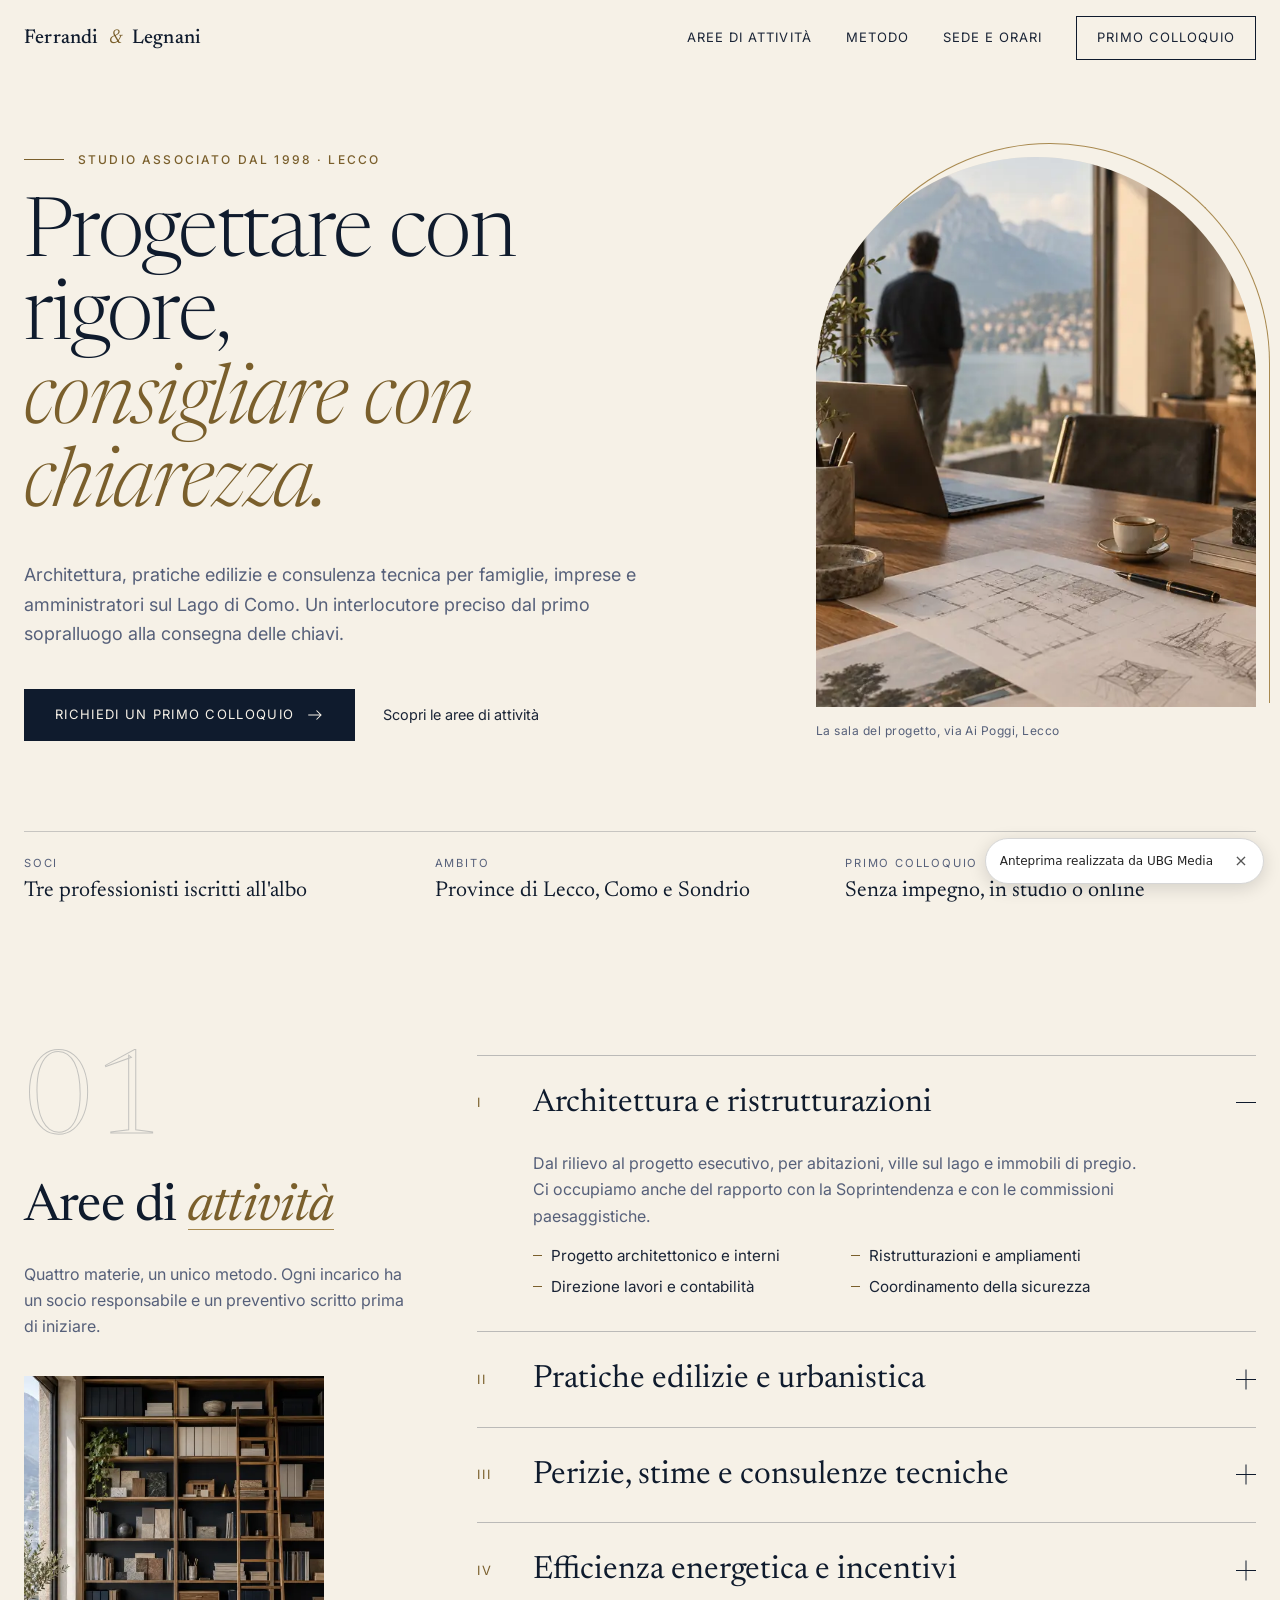
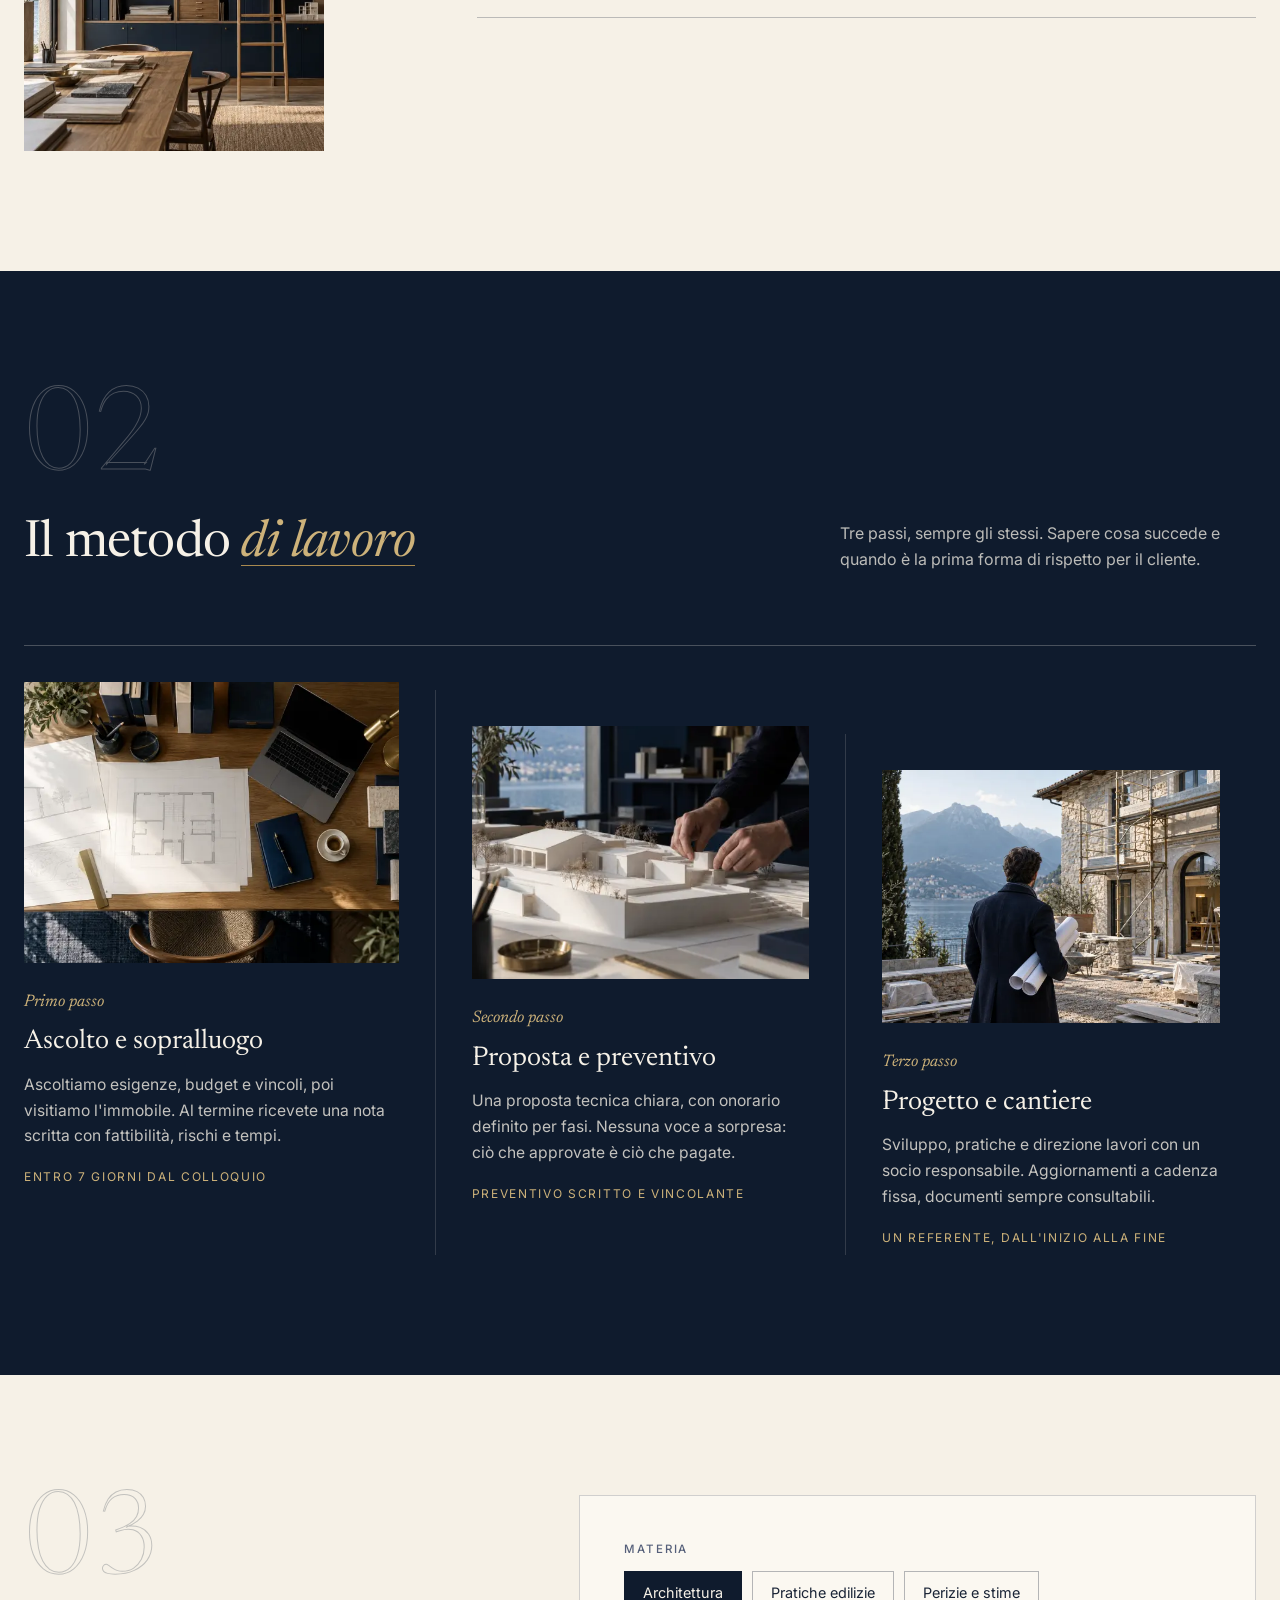
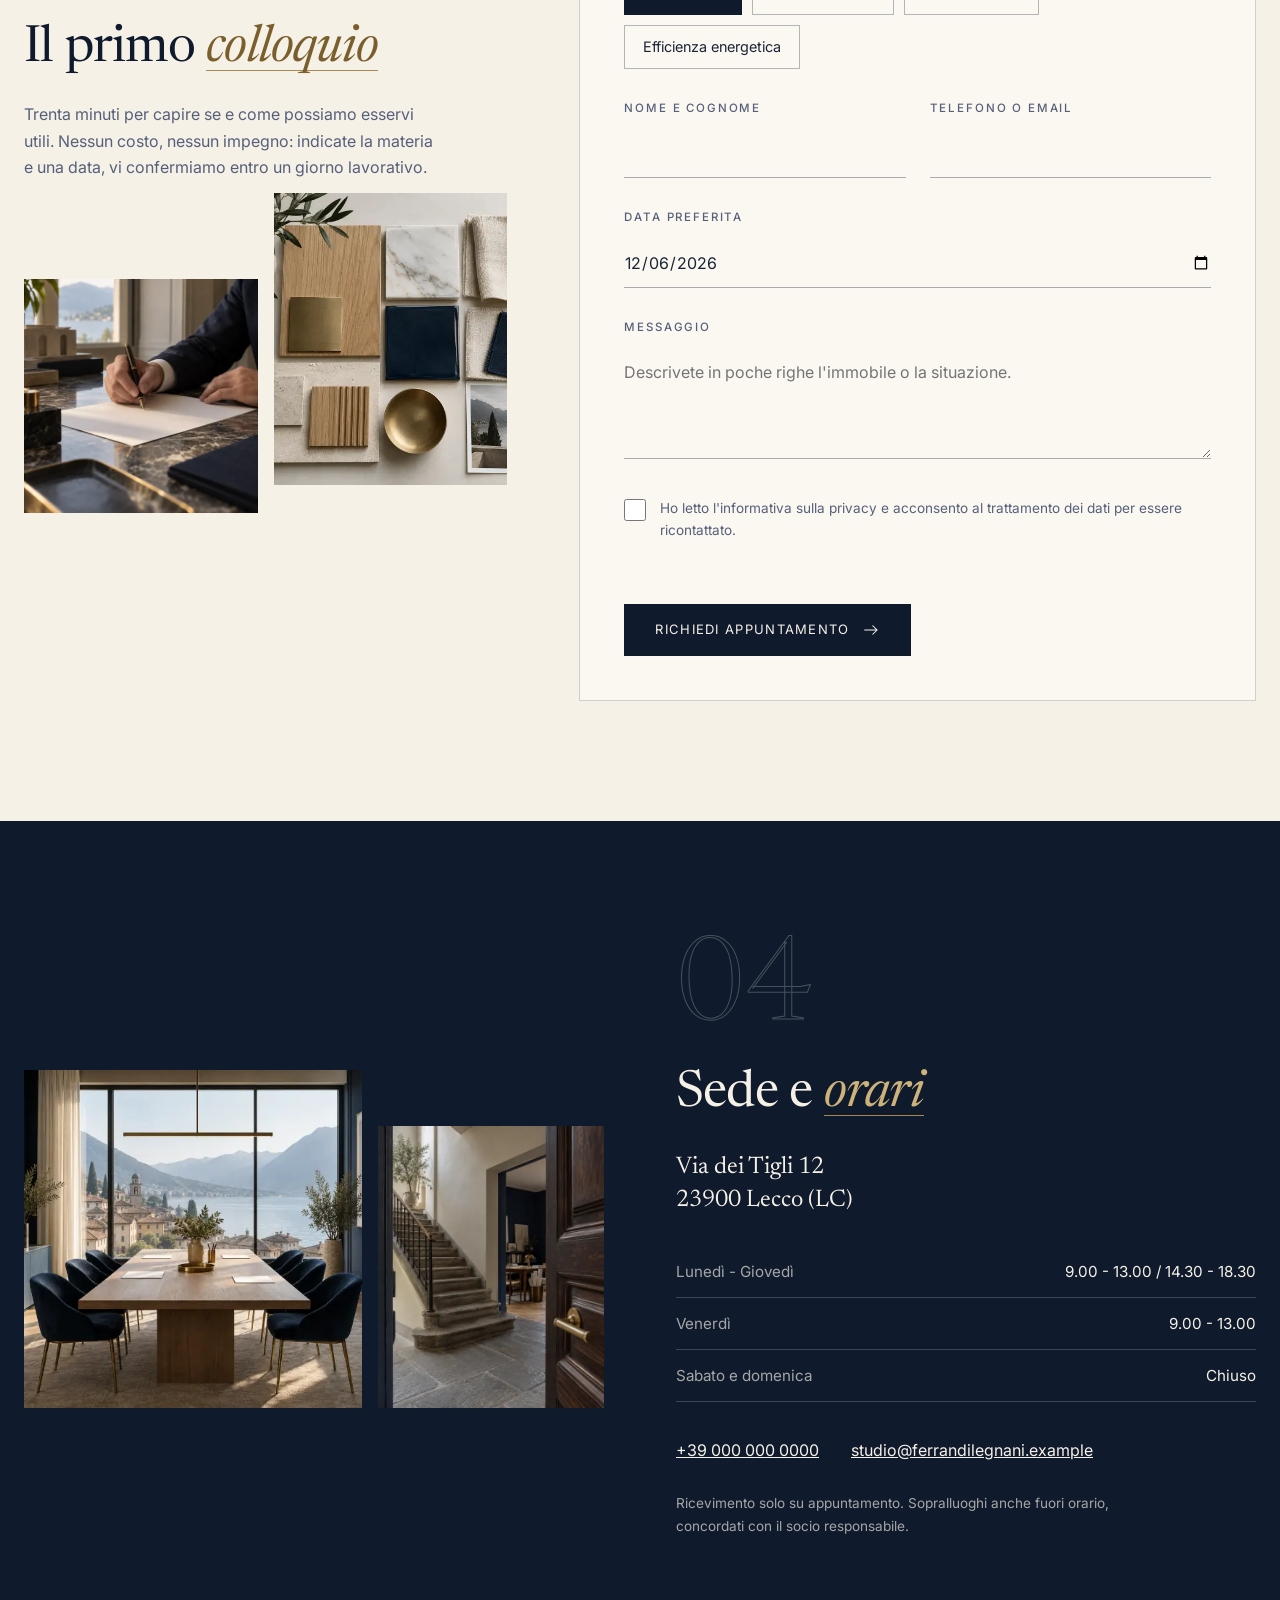
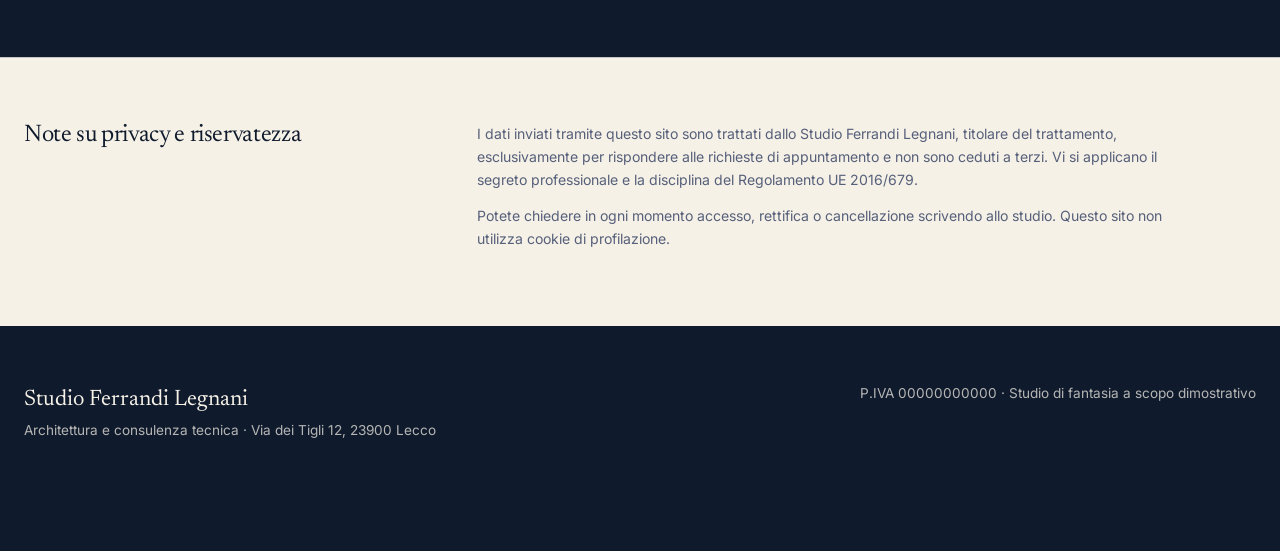
<file: demo/studio/index.html>
<!doctype html>
<html lang="it">
<head>
<meta charset="utf-8">
<meta name="viewport" content="width=device-width,initial-scale=1">
<title>Studio Ferrandi Legnani | Architettura e consulenza a Lecco</title>
<meta name="description" content="Studio associato di architettura e consulenza tecnica sul Lago di Como e a Lecco: progetto, pratiche edilizie, perizie e direzione lavori. Primo colloquio su appuntamento.">
<meta name="robots" content="noindex,follow">
<meta name="theme-color" content="#0f1b2d">
<script>if(/[?&]mock/.test(location.search))document.documentElement.className+=" mock"</script>
<link rel="preload" as="image" href="/img/studio-900.webp" imagesrcset="/img/studio-600.webp 600w,/img/studio-900.webp 900w" imagesizes="(max-width:980px) 90vw,440px" fetchpriority="high">
<link rel="preconnect" href="https://fonts.googleapis.com">
<link rel="preconnect" href="https://fonts.gstatic.com" crossorigin>
<link href="https://fonts.googleapis.com/css2?family=Newsreader:ital,opsz,wght@0,6..72,300..600;1,6..72,300..500&family=Inter:wght@400;500;600&display=swap" rel="stylesheet">
<style>
:root{
  --navy:#0f1b2d;--navy2:#16263d;--ivory:#f6f1e7;--ivory2:#ece5d5;--brass:#a8894f;--brass-d:#7a5f2c;--brass-l:#cdb27a;
  --ink:#1a2436;--mute:#56607a;
  --serif:'Newsreader',Georgia,'Times New Roman',serif;--sans:'Inter',system-ui,-apple-system,'Segoe UI',sans-serif;
  --ease:cubic-bezier(.22,.7,.2,1);
}
*{box-sizing:border-box;margin:0;padding:0}
html{scroll-behavior:smooth;scroll-padding-top:80px;-webkit-text-size-adjust:100%}
body{font-family:var(--sans);font-size:16px;line-height:1.65;color:var(--ink);background:var(--ivory);overflow-x:hidden}
img{display:block;max-width:100%;height:auto}
a{color:inherit}
button,input,select,textarea{font:inherit;color:inherit}
:focus-visible{outline:2px solid var(--brass-d);outline-offset:3px}
.on-dark :focus-visible,.dark :focus-visible{outline-color:var(--brass-l)}
.wrap{width:min(1240px,100% - 48px);margin-inline:auto}
.sr{position:absolute;width:1px;height:1px;overflow:hidden;clip:rect(0 0 0 0);white-space:nowrap}
.skip{position:absolute;left:12px;top:-60px;background:var(--navy);color:var(--ivory);padding:10px 16px;z-index:100;transition:transform .3s}
.skip:focus{transform:translateY(72px)}

/* header */
header.top{position:fixed;inset:0 0 auto;z-index:50;transition:background .5s var(--ease),box-shadow .5s var(--ease)}
header.top .in{display:flex;align-items:center;justify-content:space-between;height:76px;transition:height .5s var(--ease)}
header.top.solid{background:rgba(246,241,231,.94);box-shadow:0 1px 0 rgba(15,27,45,.12)}
header.top.solid .in{height:64px}
.logo{font-family:var(--serif);font-size:1.25rem;letter-spacing:.01em;text-decoration:none;color:var(--navy);display:flex;align-items:baseline;gap:.5em;line-height:1}
.logo b{font-weight:500}.logo i{font-style:italic;color:var(--brass-d)}
nav.main{display:flex;gap:34px;align-items:center}
nav.main a{font-size:.8125rem;letter-spacing:.08em;text-transform:uppercase;text-decoration:none;position:relative;padding:12px 0;min-height:44px;display:inline-flex;align-items:center}
.ul{background:linear-gradient(currentColor,currentColor) 0 100%/0 1px no-repeat;transition:background-size .6s var(--ease)}
.ul:hover,.ul:focus-visible{background-size:100% 1px}
nav.main a.cta{border:1px solid var(--navy);padding:0 20px;transition:background .4s,color .4s}
nav.main a.cta:hover{background:var(--navy);color:var(--ivory)}
.burger{display:none;background:none;border:0;width:48px;height:48px;cursor:pointer;position:relative}
.burger span{position:absolute;left:12px;right:12px;height:1.5px;background:var(--navy);transition:transform .4s var(--ease),opacity .3s}
.burger span:nth-child(1){top:18px}.burger span:nth-child(2){top:29px}
.burger[aria-expanded=true] span:nth-child(1){transform:translateY(5.5px) rotate(45deg)}
.burger[aria-expanded=true] span:nth-child(2){transform:translateY(-5.5px) rotate(-45deg)}

/* hero */
.hero{padding:150px 0 90px;position:relative}
.hero .grid{display:grid;grid-template-columns:minmax(0,7fr) minmax(0,5fr);gap:64px;align-items:end}
.kicker{font-size:.75rem;letter-spacing:.18em;text-transform:uppercase;color:var(--brass-d);display:flex;align-items:center;gap:14px;font-weight:500}
.kicker::before{content:"";width:40px;height:1px;background:var(--brass-d)}
h1{font-family:var(--serif);font-weight:300;font-size:clamp(2.6rem,6.4vw,5.6rem);line-height:1.02;letter-spacing:-.02em;color:var(--navy);margin:26px 0 30px}
h1 em{font-style:italic;font-weight:300;color:var(--brass-d)}
.lead{font-size:1.125rem;max-width:34em;color:var(--mute)}
.hero .actions{display:flex;flex-wrap:wrap;gap:16px 28px;margin-top:40px;align-items:center}
.btn{display:inline-flex;align-items:center;gap:12px;min-height:52px;padding:0 30px;background:var(--navy);color:var(--ivory);text-decoration:none;border:1px solid var(--navy);font-size:.8125rem;letter-spacing:.1em;text-transform:uppercase;cursor:pointer;position:relative;overflow:hidden;transition:background .5s var(--ease),color .5s}
.btn:hover{background:var(--brass-d);border-color:var(--brass-d)}
.btn svg{width:18px;height:18px;transition:transform .5s var(--ease)}.btn:hover svg{transform:translateX(5px)}
.link{font-size:.9rem;text-decoration:none;min-height:44px;display:inline-flex;align-items:center}
.arch{position:relative;justify-self:end;width:min(100%,440px)}
.arch .mask{border-radius:999px 999px 0 0;overflow:hidden;aspect-ratio:4/5;background:var(--ivory2);clip-path:inset(100% 0 0 0);animation:rise 1.6s .2s var(--ease) forwards}
.arch img{width:100%;height:100%;object-fit:cover;transform:scale(1.12);animation:settle 2.4s .2s var(--ease) forwards}
.arch::after{content:"";position:absolute;inset:-14px -14px 38px 14px;border:1px solid var(--brass);border-bottom:0;border-radius:999px 999px 0 0;z-index:-1;opacity:0;animation:fade 1.4s 1.2s ease forwards}
.arch figcaption{font-size:.75rem;color:var(--mute);margin-top:14px;letter-spacing:.04em}
@keyframes rise{to{clip-path:inset(0 0 0 0)}}
@keyframes settle{to{transform:scale(1)}}
@keyframes fade{to{opacity:1}}
.hl{opacity:0;transform:translateY(18px);animation:up 1.2s var(--ease) forwards}
@keyframes up{to{opacity:1;transform:none}}
.facts{display:grid;grid-template-columns:repeat(3,1fr);margin-top:90px;border-top:1px solid rgba(15,27,45,.2)}
.facts div{padding:22px 24px 0 0}
.facts dt{font-size:.7rem;letter-spacing:.16em;text-transform:uppercase;color:var(--mute)}
.facts dd{font-family:var(--serif);font-size:1.35rem;color:var(--navy);line-height:1.3;margin-top:4px}

/* sections */
section{position:relative}
.sec{padding:120px 0}
.snum{font-family:var(--serif);font-weight:300;font-size:clamp(4rem,9vw,8rem);line-height:.9;color:transparent;-webkit-text-stroke:1px rgba(15,27,45,.22);transition:color .9s var(--ease),-webkit-text-stroke-color .9s;display:block;font-variant-numeric:lining-nums}
.snum.lit{color:var(--brass);-webkit-text-stroke-color:var(--brass)}
.dark .snum{-webkit-text-stroke-color:rgba(246,241,231,.25)}
.dark .snum.lit{color:var(--brass-l);-webkit-text-stroke-color:var(--brass-l)}
h2{font-family:var(--serif);font-weight:400;font-size:clamp(2rem,4vw,3.2rem);line-height:1.1;letter-spacing:-.015em;color:var(--navy)}
h2 em{font-style:italic;color:var(--brass-d)}
.asym{display:grid;grid-template-columns:minmax(0,4fr) minmax(0,8fr);gap:64px}
.asym aside{position:sticky;top:110px;align-self:start}
.asym aside p{margin-top:24px;color:var(--mute);max-width:24em}
.asym aside figure{margin-top:36px;max-width:300px}
.asym aside figure img{width:100%;aspect-ratio:4/5;object-fit:cover}
.uline{position:relative;display:inline}
.uline{background:linear-gradient(var(--brass),var(--brass)) 0 92%/0 1px no-repeat;transition:background-size 1.4s .3s var(--ease)}
.in-view .uline,.uline.in-view{background-size:100% 1px}

/* accordion */
.acc{border-top:1px solid rgba(15,27,45,.25)}
.acc-item{border-bottom:1px solid rgba(15,27,45,.25)}
.acc-item h3{font:inherit}
.acc-btn{width:100%;display:grid;grid-template-columns:56px 1fr 40px;align-items:center;text-align:left;background:none;border:0;padding:28px 0;cursor:pointer;min-height:44px}
.acc-btn .n{font-size:.8rem;letter-spacing:.14em;color:var(--brass-d)}
.acc-btn .t{font-family:var(--serif);font-size:clamp(1.4rem,2.6vw,2rem);color:var(--navy);line-height:1.2;transition:transform .6s var(--ease)}
.acc-btn:hover .t{transform:translateX(8px)}
.acc-btn .pm{position:relative;width:20px;height:20px;justify-self:end}
.pm::before,.pm::after{content:"";position:absolute;left:0;right:0;top:9.5px;height:1px;background:var(--navy);transition:transform .6s var(--ease)}
.pm::after{transform:rotate(90deg)}
.acc-btn[aria-expanded=true] .pm::after{transform:rotate(0)}
.acc-panel{display:grid;grid-template-rows:0fr;transition:grid-template-rows .7s var(--ease)}
.acc-panel.open{grid-template-rows:1fr}
.acc-panel>div{overflow:hidden;min-height:0}
.acc-panel .body{padding:0 40px 32px 56px;opacity:0;transform:translateY(-6px);transition:opacity .7s .1s var(--ease),transform .7s .1s var(--ease);color:var(--mute);max-width:44em}
.acc-panel.open .body{opacity:1;transform:none}
.acc-panel ul{list-style:none;margin-top:14px;display:grid;grid-template-columns:1fr 1fr;gap:6px 28px}
.acc-panel li{padding-left:18px;position:relative;font-size:.95rem;color:var(--ink)}
.acc-panel li::before{content:"";position:absolute;left:0;top:.8em;width:9px;height:1px;background:var(--brass-d)}

/* metodo */
.dark{background:var(--navy);color:var(--ivory)}
.dark h2{color:var(--ivory)}.dark h2 em{color:var(--brass-l)}
.dark .kicker{color:var(--brass-l)}.dark .kicker::before{background:var(--brass-l)}
.steps{display:grid;grid-template-columns:repeat(3,1fr);gap:0;margin-top:72px;border-top:1px solid rgba(246,241,231,.25)}
.step{padding:36px 36px 8px 0;position:relative}
.step+.step{padding-left:36px;border-left:1px solid rgba(246,241,231,.15)}
.step:nth-child(2){margin-top:44px}.step:nth-child(3){margin-top:88px}
.step .ph{width:100%;aspect-ratio:4/3;object-fit:cover;margin-bottom:24px;background:var(--navy2)}
.step .k{font-family:var(--serif);font-style:italic;font-size:1.05rem;color:var(--brass-l)}
.step h3{font-family:var(--serif);font-weight:400;font-size:1.7rem;line-height:1.15;margin:10px 0 14px}
.step p{color:rgba(246,241,231,.78);font-size:.98rem}
.step .d{margin-top:18px;font-size:.75rem;letter-spacing:.14em;text-transform:uppercase;color:var(--brass-l)}
.sec-head{display:flex;align-items:flex-end;justify-content:space-between;gap:32px;flex-wrap:wrap}
.sec-head h2{max-width:14em}

/* colloquio */
.book{display:grid;grid-template-columns:minmax(0,5fr) minmax(0,7fr);gap:72px;align-items:start}
.book .photo{margin-top:40px;display:grid;grid-template-columns:1fr 1fr;gap:16px;align-items:end}
.book .photo img{width:100%;object-fit:cover}
.book .photo img:first-child{aspect-ratio:1/1}
.book .photo img:last-child{aspect-ratio:4/5;transform:translateY(-28px)}
form{background:#fbf8f1;border:1px solid rgba(15,27,45,.18);padding:44px}
fieldset{border:0;margin-bottom:30px}
legend,label.l{font-size:.72rem;letter-spacing:.16em;text-transform:uppercase;color:var(--mute);margin-bottom:12px;display:block;font-weight:500}
.chips{display:flex;flex-wrap:wrap;gap:10px}
.chips label{position:relative}
.chips input{position:absolute;opacity:0;inset:0;cursor:pointer;width:100%;height:100%}
.chips span{display:inline-flex;align-items:center;min-height:44px;padding:0 18px;border:1px solid rgba(15,27,45,.3);font-size:.9rem;transition:background .4s,color .4s,border-color .4s}
.chips input:hover+span{border-color:var(--navy)}
.chips input:checked+span{background:var(--navy);color:var(--ivory);border-color:var(--navy)}
.chips input:focus-visible+span{outline:2px solid var(--brass-d);outline-offset:3px}
.row{display:grid;grid-template-columns:1fr 1fr;gap:24px}
.field{margin-bottom:30px}
.field input,.field textarea{width:100%;background:transparent;border:0;border-bottom:1px solid rgba(15,27,45,.35);padding:10px 0;min-height:44px;border-radius:0;transition:border-color .4s}
.field textarea{resize:vertical;min-height:110px}
.field input:focus,.field textarea:focus{outline:0;border-bottom-color:var(--brass-d);box-shadow:0 1px 0 var(--brass-d)}
.consent{display:flex;gap:14px;align-items:flex-start;font-size:.85rem;color:var(--mute);margin-bottom:30px}
.consent input{width:22px;height:22px;flex:none;margin-top:2px;accent-color:var(--navy)}
.err{color:#8a2b1f;font-size:.85rem;margin-bottom:16px;min-height:1.2em}
.confirm{display:none;text-align:left}
.confirm.show{display:block;animation:up .9s var(--ease) both}
.confirm h3{font-family:var(--serif);font-weight:400;font-size:2rem;color:var(--navy);margin-bottom:12px}
.confirm .tag{display:inline-block;font-size:.7rem;letter-spacing:.16em;text-transform:uppercase;border:1px solid var(--brass-d);color:var(--brass-d);padding:4px 10px;margin-bottom:18px}
.confirm dl{margin:22px 0;border-top:1px solid rgba(15,27,45,.2)}
.confirm dl div{display:flex;justify-content:space-between;gap:20px;padding:12px 0;border-bottom:1px solid rgba(15,27,45,.2);font-size:.95rem}
.confirm dt{color:var(--mute)}.confirm dd{text-align:right;color:var(--navy)}
.linkbtn{background:none;border:0;text-decoration:underline;cursor:pointer;min-height:44px;padding:0}

/* sede */
.sede{display:grid;grid-template-columns:minmax(0,6fr) minmax(0,6fr);gap:72px;align-items:center}
.sede .imgs{display:grid;grid-template-columns:minmax(0,3fr) minmax(0,2fr);gap:16px;align-items:end}
.sede figure{overflow:hidden}
.sede figure img{width:100%;object-fit:cover}
.sede figure:first-child img{aspect-ratio:1/1}
.sede figure:last-child img{aspect-ratio:4/5}
.sede figure img{transition:transform 1.6s var(--ease)}.sede figure:hover img{transform:scale(1.03)}
address{font-style:normal;font-family:var(--serif);font-size:1.5rem;line-height:1.4;color:var(--navy);margin:28px 0}
.hours{width:100%;border-collapse:collapse;font-size:.95rem}
.hours th,.hours td{padding:13px 0;border-bottom:1px solid rgba(15,27,45,.2);text-align:left;font-weight:400}
.hours td{text-align:right;color:var(--navy)}
.hours th{color:var(--mute)}
.contacts{display:flex;flex-wrap:wrap;gap:8px 32px;margin-top:26px}
.contacts a{min-height:44px;display:inline-flex;align-items:center}
.note{margin-top:20px;font-size:.85rem;color:var(--mute);max-width:36em}

/* privacy + footer */
.priv{padding:64px 0;border-top:1px solid rgba(15,27,45,.2)}
.priv .cols{display:grid;grid-template-columns:minmax(0,4fr) minmax(0,8fr);gap:64px}
.priv h2{font-size:1.5rem}
.priv p{font-size:.88rem;color:var(--mute);margin-bottom:12px;max-width:52em}
footer{background:var(--navy);color:rgba(246,241,231,.72);padding:56px 0 110px;font-size:.85rem}
footer .in{display:flex;flex-wrap:wrap;justify-content:space-between;gap:24px}
footer .fn{font-family:var(--serif);font-size:1.4rem;color:var(--ivory)}

/* reveal */
.rv{opacity:0;transform:translateY(22px);transition:opacity 1.1s var(--ease),transform 1.1s var(--ease);transition-delay:var(--d,0s)}
.rv.in-view{opacity:1;transform:none}

/* cursore */
.cur{position:fixed;left:0;top:0;width:34px;height:34px;margin:-17px 0 0 -17px;border:1px solid var(--brass);border-radius:50%;pointer-events:none;z-index:90;opacity:0;transition:opacity .4s,width .5s var(--ease),height .5s var(--ease),margin .5s var(--ease),background .4s;mix-blend-mode:multiply}
.cur.vis{opacity:.9}
.cur.big{width:60px;height:60px;margin:-30px 0 0 -30px;background:rgba(168,137,79,.14)}
@media (hover:none),(pointer:coarse){.cur{display:none}}

/* etichetta UBG */
.ubg-tag{position:fixed;right:16px;bottom:16px;z-index:95;display:flex;align-items:center;background:#fff;color:#222;border:1px solid #d6d6d6;border-radius:999px;font:500 12px/1 system-ui,-apple-system,'Segoe UI',sans-serif;box-shadow:0 4px 18px rgba(0,0,0,.14)}
.ubg-tag a{color:#222;text-decoration:none;padding:0 6px 0 14px;min-height:44px;display:inline-flex;align-items:center}
.ubg-tag a:hover{text-decoration:underline}
.ubg-tag button{background:none;border:0;cursor:pointer;width:44px;height:44px;border-radius:50%;font-size:16px;color:#555;line-height:1}
.ubg-tag button:hover{color:#000}
.ubg-tag :focus-visible{outline:2px solid #2b3bff;outline-offset:2px}

/* responsive */
@media (max-width:980px){
  .hero .grid,.asym,.book,.sede,.priv .cols{grid-template-columns:minmax(0,1fr);gap:48px}
  .arch{justify-self:start;width:min(100%,380px)}
  .asym aside{position:static}
  .steps{grid-template-columns:minmax(0,1fr)}
  .step,.step+.step{padding:32px 0 8px;border-left:0;margin-top:0!important;border-bottom:1px solid rgba(246,241,231,.15)}
  .sec{padding:84px 0}
  .facts{grid-template-columns:minmax(0,1fr);margin-top:64px}
  .facts div{padding:18px 0;border-bottom:1px solid rgba(15,27,45,.15)}
  .burger{display:block}
  nav.main{position:fixed;inset:0;background:var(--ivory);flex-direction:column;justify-content:center;gap:12px;transform:translateY(-100%);visibility:hidden;transition:transform .7s var(--ease),visibility 0s .7s}
  nav.main.open{transform:none;visibility:visible;transition:transform .7s var(--ease)}
  nav.main a{font-family:var(--serif);font-size:1.9rem;text-transform:none;letter-spacing:0}
  nav.main a.cta{border:0;padding:0}
  .burger{position:relative;z-index:60}
}
@media (max-width:560px){
  .wrap{width:min(1240px,100% - 32px)}
  .hero{padding:118px 0 64px}
  form{padding:28px 20px}
  .row{grid-template-columns:1fr;gap:0}
  .acc-btn{grid-template-columns:40px 1fr 32px}
  .acc-panel .body{padding:0 0 26px 40px}
  .acc-panel ul{grid-template-columns:1fr}
  .book .photo img:last-child{transform:none}
}
/* modalità mockup */
.mock .ubg-tag,.mock .cur{display:none}
.mock .rv,.mock .hl{opacity:1;transform:none;animation:none;transition:none}
.mock .arch .mask{clip-path:none;animation:none}.mock .arch img{transform:none;animation:none}.mock .arch::after{opacity:1;animation:none}
.mock .uline{background-size:100% 1px;transition:none}
.mock .snum{transition:none}
@media (prefers-reduced-motion:reduce){
  html{scroll-behavior:auto}
  *,*::before,*::after{animation-duration:.01ms!important;animation-delay:0s!important;transition-duration:.01ms!important;transition-delay:0s!important}
  .rv,.hl{opacity:1;transform:none}
  .arch .mask{clip-path:none}.arch img{transform:none}.arch::after{opacity:1}
  .uline{background-size:100% 1px}
  .cur{display:none}
}
</style>
</head>
<body>
<a class="skip" href="#main">Vai al contenuto</a>
<div class="cur" aria-hidden="true"></div>

<header class="top" id="top">
  <div class="wrap in">
    <a class="logo" href="#top" aria-label="Studio Ferrandi Legnani, inizio pagina"><b>Ferrandi</b><i>&amp;</i><b>Legnani</b></a>
    <button class="burger" aria-expanded="false" aria-controls="nav" aria-label="Apri il menu"><span></span><span></span></button>
    <nav class="main" id="nav" aria-label="Principale">
      <a class="ul" href="#aree">Aree di attività</a>
      <a class="ul" href="#metodo">Metodo</a>
      <a class="ul" href="#sede">Sede e orari</a>
      <a class="cta" href="#colloquio">Primo colloquio</a>
    </nav>
  </div>
</header>

<main id="main">
<section class="hero" aria-labelledby="h1">
  <div class="wrap">
    <div class="grid">
      <div>
        <p class="kicker hl" style="animation-delay:.1s">Studio associato dal 1998 &middot; Lecco</p>
        <h1 id="h1"><span class="hl" style="animation-delay:.25s;display:inline-block">Progettare con rigore,</span> <em class="hl" style="animation-delay:.45s;display:inline-block">consigliare con chiarezza.</em></h1>
        <p class="lead hl" style="animation-delay:.7s">Architettura, pratiche edilizie e consulenza tecnica per famiglie, imprese e amministratori sul Lago di Como. Un interlocutore preciso dal primo sopralluogo alla consegna delle chiavi.</p>
        <div class="actions hl" style="animation-delay:.9s">
          <a class="btn" href="#colloquio">Richiedi un primo colloquio <svg viewBox="0 0 24 24" fill="none" stroke="currentColor" stroke-width="1.4" aria-hidden="true"><path d="M3 12h17M14 6l6 6-6 6"/></svg></a>
          <a class="link ul" href="#aree">Scopri le aree di attività</a>
        </div>
      </div>
      <figure class="arch">
        <div class="mask"><img src="/img/studio-900.webp" srcset="/img/studio-600.webp 600w,/img/studio-900.webp 900w" sizes="(max-width:980px) 90vw,440px" width="900" height="1125" alt="Sala riunioni luminosa dello studio con tavolo di lavoro, planimetrie e modelli di progetto" fetchpriority="high"></div>
        <figcaption>La sala del progetto, via Ai Poggi, Lecco</figcaption>
      </figure>
    </div>
    <dl class="facts rv">
      <div><dt>Soci</dt><dd>Tre professionisti iscritti all'albo</dd></div>
      <div><dt>Ambito</dt><dd>Province di Lecco, Como e Sondrio</dd></div>
      <div><dt>Primo colloquio</dt><dd>Senza impegno, in studio o online</dd></div>
    </dl>
  </div>
</section>

<section class="sec" id="aree" aria-labelledby="h-aree" style="padding-top:60px">
  <div class="wrap asym">
    <aside class="rv">
      <span class="snum" data-lit>01</span>
      <h2 id="h-aree" style="margin-top:22px">Aree di <em class="uline">attività</em></h2>
      <p>Quattro materie, un unico metodo. Ogni incarico ha un socio responsabile e un preventivo scritto prima di iniziare.</p>
      <figure><img src="/img/d-studio-libreria-L.webp" srcset="/img/d-studio-libreria-S.webp 520w,/img/d-studio-libreria-L.webp 900w" sizes="(max-width:980px) 60vw,300px" width="900" height="1125" alt="Libreria dello studio con volumi di architettura, norme e cataloghi di materiali" loading="lazy"></figure>
    </aside>
    <div class="acc rv" style="--d:.15s">
      <div class="acc-item">
        <h3><button class="acc-btn" aria-expanded="true" aria-controls="p1" id="b1"><span class="n">I</span><span class="t">Architettura e ristrutturazioni</span><span class="pm"></span></button></h3>
        <div class="acc-panel open" id="p1" role="region" aria-labelledby="b1"><div><div class="body">Dal rilievo al progetto esecutivo, per abitazioni, ville sul lago e immobili di pregio. Ci occupiamo anche del rapporto con la Soprintendenza e con le commissioni paesaggistiche.
          <ul><li>Progetto architettonico e interni</li><li>Ristrutturazioni e ampliamenti</li><li>Direzione lavori e contabilità</li><li>Coordinamento della sicurezza</li></ul></div></div></div>
      </div>
      <div class="acc-item">
        <h3><button class="acc-btn" aria-expanded="false" aria-controls="p2" id="b2"><span class="n">II</span><span class="t">Pratiche edilizie e urbanistica</span><span class="pm"></span></button></h3>
        <div class="acc-panel" id="p2" role="region" aria-labelledby="b2"><div><div class="body">Titoli abilitativi, sanatorie e conformità urbanistica seguiti in ogni passaggio, con tempi dichiarati e un solo referente per il Comune.
          <ul><li>CILA, SCIA e permessi di costruire</li><li>Sanatorie e accertamenti di conformità</li><li>Autorizzazioni paesaggistiche</li><li>Accatastamenti e variazioni</li></ul></div></div></div>
      </div>
      <div class="acc-item">
        <h3><button class="acc-btn" aria-expanded="false" aria-controls="p3" id="b3"><span class="n">III</span><span class="t">Perizie, stime e consulenze tecniche</span><span class="pm"></span></button></h3>
        <div class="acc-panel" id="p3" role="region" aria-labelledby="b3"><div><div class="body">Valutazioni motivate e documentate per compravendite, successioni, divisioni e contenziosi, anche come consulenti di parte.
          <ul><li>Stime di valore immobiliare</li><li>Perizie per successioni e divisioni</li><li>Consulenza tecnica di parte</li><li>Due diligence prima dell'acquisto</li></ul></div></div></div>
      </div>
      <div class="acc-item">
        <h3><button class="acc-btn" aria-expanded="false" aria-controls="p4" id="b4"><span class="n">IV</span><span class="t">Efficienza energetica e incentivi</span><span class="pm"></span></button></h3>
        <div class="acc-panel" id="p4" role="region" aria-labelledby="b4"><div><div class="body">Analisi dell'edificio e scelta degli interventi con il miglior rapporto tra spesa e risultato, nel rispetto delle norme vigenti sugli incentivi.
          <ul><li>Diagnosi e attestati di prestazione</li><li>Progetto degli interventi</li><li>Asseverazioni e pratiche di detrazione</li><li>Condomini e amministratori</li></ul></div></div></div>
      </div>
    </div>
  </div>
</section>

<section class="sec dark" id="metodo" aria-labelledby="h-metodo">
  <div class="wrap">
    <div class="sec-head">
      <div><span class="snum" data-lit>02</span><h2 id="h-metodo" style="margin-top:22px">Il metodo <em class="uline">di lavoro</em></h2></div>
      <p class="rv" style="max-width:26em;color:rgba(246,241,231,.75)">Tre passi, sempre gli stessi. Sapere cosa succede e quando è la prima forma di rispetto per il cliente.</p>
    </div>
    <div class="steps">
      <article class="step rv"><img class="ph" src="/img/d-studio-scrivania-S.webp" srcset="/img/d-studio-scrivania-S.webp 700w,/img/d-studio-scrivania-L.webp 1200w" sizes="(max-width:980px) 92vw,360px" width="1200" height="800" alt="Scrivania di lavoro con planimetrie, scala metrica e appunti del sopralluogo" loading="lazy"><span class="k">Primo passo</span><h3>Ascolto e sopralluogo</h3><p>Ascoltiamo esigenze, budget e vincoli, poi visitiamo l'immobile. Al termine ricevete una nota scritta con fattibilità, rischi e tempi.</p><p class="d">Entro 7 giorni dal colloquio</p></article>
      <article class="step rv" style="--d:.15s"><img class="ph" src="/img/d-studio-plastico-S.webp" srcset="/img/d-studio-plastico-S.webp 480w,/img/d-studio-plastico-L.webp 900w" sizes="(max-width:980px) 92vw,360px" width="900" height="900" alt="Plastico di studio di un edificio sul tavolo di lavoro" loading="lazy"><span class="k">Secondo passo</span><h3>Proposta e preventivo</h3><p>Una proposta tecnica chiara, con onorario definito per fasi. Nessuna voce a sorpresa: ciò che approvate è ciò che pagate.</p><p class="d">Preventivo scritto e vincolante</p></article>
      <article class="step rv" style="--d:.3s"><img class="ph" src="/img/d-studio-cantiere-S.webp" srcset="/img/d-studio-cantiere-S.webp 700w,/img/d-studio-cantiere-L.webp 1200w" sizes="(max-width:980px) 92vw,360px" width="1200" height="800" alt="Cantiere di ristrutturazione in corso con il direttore dei lavori" loading="lazy"><span class="k">Terzo passo</span><h3>Progetto e cantiere</h3><p>Sviluppo, pratiche e direzione lavori con un socio responsabile. Aggiornamenti a cadenza fissa, documenti sempre consultabili.</p><p class="d">Un referente, dall'inizio alla fine</p></article>
    </div>
  </div>
</section>

<section class="sec" id="colloquio" aria-labelledby="h-coll">
  <div class="wrap book">
    <div class="rv">
      <span class="snum" data-lit>03</span>
      <h2 id="h-coll" style="margin-top:22px">Il primo <em class="uline">colloquio</em></h2>
      <p style="margin-top:24px;color:var(--mute);max-width:26em">Trenta minuti per capire se e come possiamo esservi utili. Nessun costo, nessun impegno: indicate la materia e una data, vi confermiamo entro un giorno lavorativo.</p>
      <div class="photo">
        <img src="/img/d-studio-firma-S.webp" srcset="/img/d-studio-firma-S.webp 480w,/img/d-studio-firma-L.webp 900w" sizes="(max-width:980px) 45vw,280px" width="900" height="900" alt="Firma di un incarico su un tavolo di studio, penna e documenti" loading="lazy">
        <img src="/img/d-studio-materiali-S.webp" srcset="/img/d-studio-materiali-S.webp 480w,/img/d-studio-materiali-L.webp 900w" sizes="(max-width:980px) 45vw,280px" width="900" height="900" alt="Campioni di materiali e finiture selezionati per un progetto" loading="lazy">
      </div>
    </div>
    <div class="rv" style="--d:.15s">
      <form id="bookForm" novalidate>
        <div id="formBody">
          <fieldset><legend>Materia</legend>
            <div class="chips" role="radiogroup" aria-label="Materia">
              <label><input type="radio" name="materia" value="Architettura e ristrutturazioni" checked><span>Architettura</span></label>
              <label><input type="radio" name="materia" value="Pratiche edilizie"><span>Pratiche edilizie</span></label>
              <label><input type="radio" name="materia" value="Perizie e stime"><span>Perizie e stime</span></label>
              <label><input type="radio" name="materia" value="Efficienza energetica"><span>Efficienza energetica</span></label>
            </div>
          </fieldset>
          <div class="row">
            <div class="field"><label class="l" for="nome">Nome e cognome</label><input id="nome" name="nome" autocomplete="name" required></div>
            <div class="field"><label class="l" for="tel">Telefono o email</label><input id="tel" name="tel" autocomplete="tel" required></div>
          </div>
          <div class="field"><label class="l" for="data">Data preferita</label><input id="data" name="data" type="date" required></div>
          <div class="field"><label class="l" for="msg">Messaggio</label><textarea id="msg" name="msg" placeholder="Descrivete in poche righe l'immobile o la situazione."></textarea></div>
          <label class="consent"><input type="checkbox" id="ok" required><span>Ho letto l'informativa sulla privacy e acconsento al trattamento dei dati per essere ricontattato.</span></label>
          <p class="err" id="err" role="alert"></p>
          <button class="btn" type="submit">Richiedi appuntamento <svg viewBox="0 0 24 24" fill="none" stroke="currentColor" stroke-width="1.4" aria-hidden="true"><path d="M3 12h17M14 6l6 6-6 6"/></svg></button>
        </div>
        <div class="confirm" id="confirm" role="status" aria-live="polite" tabindex="-1">
          <span class="tag">Conferma demo</span>
          <h3>Richiesta ricevuta</h3>
          <p style="color:var(--mute)">Grazie <span id="cN"></span>. In un sito reale, a questo punto lo studio riceverebbe la richiesta e vi risponderebbe entro un giorno lavorativo.</p>
          <dl><div><dt>Materia</dt><dd id="cM"></dd></div><div><dt>Data preferita</dt><dd id="cD"></dd></div></dl>
          <p class="note" style="margin-top:0">Questa è una dimostrazione: nessun dato è stato inviato o salvato.</p>
          <button type="button" class="linkbtn" id="again">Compila una nuova richiesta</button>
        </div>
      </form>
    </div>
  </div>
</section>

<section class="sec dark" id="sede" aria-labelledby="h-sede">
  <div class="wrap sede">
    <div class="imgs rv">
      <figure><img src="/img/d-studio-sala-riunioni-S.webp" srcset="/img/d-studio-sala-riunioni-S.webp 700w,/img/d-studio-sala-riunioni-L.webp 1200w" sizes="(max-width:980px) 55vw,360px" width="1200" height="800" alt="Sala riunioni dello studio con tavolo lungo e grandi finestre" loading="lazy"></figure>
      <figure><img src="/img/d-studio-ingresso-S.webp" srcset="/img/d-studio-ingresso-S.webp 520w,/img/d-studio-ingresso-L.webp 900w" sizes="(max-width:980px) 40vw,240px" width="900" height="1125" alt="Ingresso dello studio in via dei Tigli a Lecco" loading="lazy"></figure>
    </div>
    <div class="rv" style="--d:.15s">
      <span class="snum" data-lit>04</span>
      <h2 id="h-sede" style="margin-top:22px">Sede e <em class="uline">orari</em></h2>
      <address style="color:var(--ivory)">Via dei Tigli 12<br>23900 Lecco (LC)</address>
      <table class="hours" style="color:var(--ivory)">
        <caption class="sr">Orari di apertura</caption>
        <tbody>
          <tr><th scope="row" style="color:rgba(246,241,231,.65);border-color:rgba(246,241,231,.2)">Lunedì - Giovedì</th><td style="color:var(--ivory);border-color:rgba(246,241,231,.2)">9.00 - 13.00 / 14.30 - 18.30</td></tr>
          <tr><th scope="row" style="color:rgba(246,241,231,.65);border-color:rgba(246,241,231,.2)">Venerdì</th><td style="color:var(--ivory);border-color:rgba(246,241,231,.2)">9.00 - 13.00</td></tr>
          <tr><th scope="row" style="color:rgba(246,241,231,.65);border-color:rgba(246,241,231,.2)">Sabato e domenica</th><td style="color:var(--ivory);border-color:rgba(246,241,231,.2)">Chiuso</td></tr>
        </tbody>
      </table>
      <div class="contacts"><a class="ul" href="tel:+390000000000">+39 000 000 0000</a><a class="ul" href="mailto:studio@ferrandilegnani.example">studio@ferrandilegnani.example</a></div>
      <p class="note" style="color:rgba(246,241,231,.65)">Ricevimento solo su appuntamento. Sopralluoghi anche fuori orario, concordati con il socio responsabile.</p>
    </div>
  </div>
</section>

<section class="priv" aria-labelledby="h-priv">
  <div class="wrap cols">
    <h2 id="h-priv">Note su privacy e riservatezza</h2>
    <div>
      <p>I dati inviati tramite questo sito sono trattati dallo Studio Ferrandi Legnani, titolare del trattamento, esclusivamente per rispondere alle richieste di appuntamento e non sono ceduti a terzi. Vi si applicano il segreto professionale e la disciplina del Regolamento UE 2016/679.</p>
      <p>Potete chiedere in ogni momento accesso, rettifica o cancellazione scrivendo allo studio. Questo sito non utilizza cookie di profilazione.</p>
    </div>
  </div>
</section>
</main>

<footer>
  <div class="wrap in">
    <div><p class="fn">Studio Ferrandi Legnani</p><p>Architettura e consulenza tecnica &middot; Via dei Tigli 12, 23900 Lecco</p></div>
    <p>P.IVA 00000000000 &middot; Studio di fantasia a scopo dimostrativo</p>
  </div>
</footer>

<div class="ubg-tag" id="ubgTag"><a href="/siti-web-studi-professionali/">Anteprima realizzata da UBG Media</a><button type="button" aria-label="Chiudi l'etichetta" id="ubgX">&times;</button></div>

<script>
(function(){
  var mock=/[?&]mock/.test(location.search);
  var rm=window.matchMedia('(prefers-reduced-motion: reduce)').matches;
  var $=function(s,c){return (c||document).querySelector(s)},$$=function(s,c){return [].slice.call((c||document).querySelectorAll(s))};
  /* header */
  var hd=$('#top');function sc(){hd.classList.toggle('solid',window.scrollY>30)}sc();window.addEventListener('scroll',sc,{passive:true});
  /* menu */
  var bg=$('.burger'),nv=$('#nav');
  function tog(o){bg.setAttribute('aria-expanded',o);bg.setAttribute('aria-label',o?'Chiudi il menu':'Apri il menu');nv.classList.toggle('open',o);document.body.style.overflow=o?'hidden':''}
  bg.addEventListener('click',function(){tog(bg.getAttribute('aria-expanded')!=='true')});
  $$('a',nv).forEach(function(a){a.addEventListener('click',function(){tog(false)})});
  document.addEventListener('keydown',function(e){if(e.key==='Escape')tog(false)});
  /* reveal + numeri + sottolineature */
  var io=new IntersectionObserver(function(en){en.forEach(function(e){if(e.isIntersecting){e.target.classList.add('in-view');io.unobserve(e.target)}})},{threshold:.15,rootMargin:'0px 0px -6% 0px'});
  $$('.rv').forEach(function(n){io.observe(n)});
  $$('.uline').forEach(function(n){io.observe(n)});
  var nio=new IntersectionObserver(function(en){en.forEach(function(e){e.target.classList.toggle('lit',e.isIntersecting)})},{rootMargin:'-35% 0px -35% 0px'});
  $$('[data-lit]').forEach(function(n){nio.observe(n)});
  if(mock){$$('.rv,.uline').forEach(function(n){n.classList.add('in-view')});$$('[data-lit]').forEach(function(n){n.classList.add('lit')})}
  /* accordion */
  $$('.acc-btn').forEach(function(b){b.addEventListener('click',function(){
    var open=b.getAttribute('aria-expanded')==='true';
    $$('.acc-btn').forEach(function(x){x.setAttribute('aria-expanded','false');$('#'+x.getAttribute('aria-controls')).classList.remove('open')});
    if(!open){b.setAttribute('aria-expanded','true');$('#'+b.getAttribute('aria-controls')).classList.add('open')}
  })});
  /* cursore discreto */
  var cu=$('.cur');
  if(!mock&&!rm&&window.matchMedia('(hover:hover) and (pointer:fine)').matches){
    var x=0,y=0,tx=0,ty=0,run=false;
    function loop(){x+=(tx-x)*.18;y+=(ty-y)*.18;cu.style.transform='translate3d('+x+'px,'+y+'px,0)';if(Math.abs(tx-x)+Math.abs(ty-y)>.3)requestAnimationFrame(loop);else run=false}
    window.addEventListener('mousemove',function(e){tx=e.clientX;ty=e.clientY;cu.classList.add('vis');if(!run){run=true;requestAnimationFrame(loop)}},{passive:true});
    document.addEventListener('mouseleave',function(){cu.classList.remove('vis')});
    $$('a,button,label.chips,.chips label').forEach(function(n){n.addEventListener('mouseenter',function(){cu.classList.add('big')});n.addEventListener('mouseleave',function(){cu.classList.remove('big')})});
  }
  /* form demo */
  var d=$('#data'),t=new Date();t.setDate(t.getDate()+2);
  var iso=function(dt){return dt.getFullYear()+'-'+String(dt.getMonth()+1).padStart(2,'0')+'-'+String(dt.getDate()).padStart(2,'0')};
  d.min=iso(new Date());d.value=iso(t);
  var f=$('#bookForm'),er=$('#err');
  f.addEventListener('submit',function(e){
    e.preventDefault();
    var n=$('#nome').value.trim(),c=$('#tel').value.trim();
    if(!n||!c||!d.value){er.textContent='Compilate nome, recapito e data preferita.';return}
    if(!$('#ok').checked){er.textContent='Per procedere serve il consenso al trattamento dei dati.';return}
    er.textContent='';
    var m=$('input[name=materia]:checked').value;
    $('#cN').textContent=n.split(' ')[0];$('#cM').textContent=m;
    $('#cD').textContent=new Date(d.value+'T12:00:00').toLocaleDateString('it-IT',{weekday:'long',day:'numeric',month:'long'});
    $('#formBody').style.display='none';var cf=$('#confirm');cf.classList.add('show');cf.focus({preventScroll:true});
  });
  $('#again').addEventListener('click',function(){f.reset();d.value=iso(t);$('#confirm').classList.remove('show');$('#formBody').style.display='';});
  /* etichetta */
  if(mock){$('#ubgTag').style.display='none'}
  $('#ubgX').addEventListener('click',function(){$('#ubgTag').style.display='none'});
})();
</script>
</body>
</html>
</file>
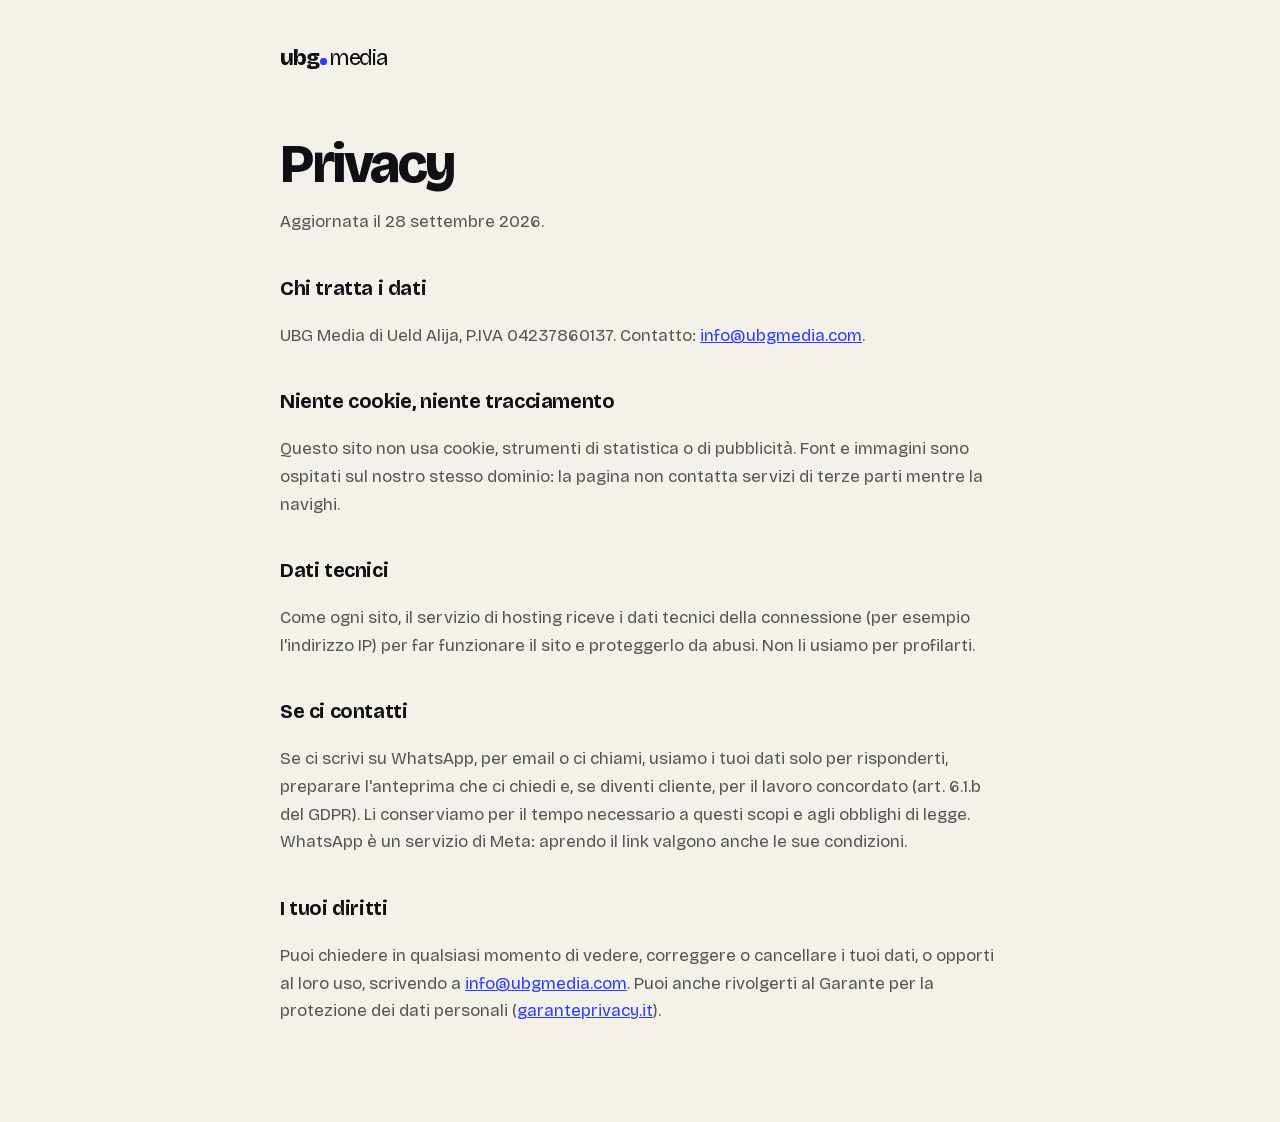
<file: privacy.html>
<!doctype html>
<html lang="it">
<head>
<meta charset="utf-8">
<meta name="viewport" content="width=device-width,initial-scale=1">
<title>Privacy · UBG Media</title>
<meta name="robots" content="noindex">
<link rel="icon" href="/favicon.svg" type="image/svg+xml">
<style>
@font-face{font-family:B;src:url(/fonts/bricolage.woff2) format("woff2");font-weight:200 800;font-display:swap}
body{margin:0;background:#F3F1EA;color:#0F0F14;font:400 1.05rem/1.65 B,system-ui,sans-serif;-webkit-font-smoothing:antialiased}
main{max-width:720px;margin:0 auto;padding:40px 20px 80px}
a{color:#2B3BFF}
.logo{display:inline-flex;align-items:baseline;font-weight:800;font-size:1.4rem;letter-spacing:-.05em;text-decoration:none;color:#0F0F14}
.logo i{width:.3em;height:.3em;margin:0 .07em 0 .08em;border-radius:50%;background:#2B3BFF}
.logo span+i+span{font-weight:400}
h1{font-size:clamp(2.2rem,6vw,3.4rem);font-weight:800;letter-spacing:-.045em;line-height:1;margin:60px 0 12px}
h2{font-size:1.25rem;letter-spacing:-.02em;margin:36px 0 8px}
p,li{color:#0F0F14b0}
</style>
</head>
<body>
<main>
<a class="logo" href="/"><span>ubg</span><i></i><span>media</span></a>
<h1>Privacy</h1>
<p>Aggiornata il 28 settembre 2026.</p>

<h2>Chi tratta i dati</h2>
<p>UBG Media di Ueld Alija, P.IVA 04237860137. Contatto: <a href="mailto:info@ubgmedia.com">info@ubgmedia.com</a>.</p>

<h2>Niente cookie, niente tracciamento</h2>
<p>Questo sito non usa cookie, strumenti di statistica o di pubblicità. Font e immagini sono ospitati sul nostro stesso dominio: la pagina non contatta servizi di terze parti mentre la navighi.</p>

<h2>Dati tecnici</h2>
<p>Come ogni sito, il servizio di hosting riceve i dati tecnici della connessione (per esempio l'indirizzo IP) per far funzionare il sito e proteggerlo da abusi. Non li usiamo per profilarti.</p>

<h2>Se ci contatti</h2>
<p>Se ci scrivi su WhatsApp, per email o ci chiami, usiamo i tuoi dati solo per risponderti, preparare l'anteprima che ci chiedi e, se diventi cliente, per il lavoro concordato (art. 6.1.b del GDPR). Li conserviamo per il tempo necessario a questi scopi e agli obblighi di legge. WhatsApp è un servizio di Meta: aprendo il link valgono anche le sue condizioni.</p>

<h2>I tuoi diritti</h2>
<p>Puoi chiedere in qualsiasi momento di vedere, correggere o cancellare i tuoi dati, o opporti al loro uso, scrivendo a <a href="mailto:info@ubgmedia.com">info@ubgmedia.com</a>. Puoi anche rivolgerti al Garante per la protezione dei dati personali (<a href="https://www.garanteprivacy.it/" rel="noopener">garanteprivacy.it</a>).</p>
</main>
</body>
</html>
</file>
<file: s.css>
@font-face{font-family:B;src:url(/fonts/bricolage.woff2) format("woff2");font-weight:200 800;font-display:swap}
@font-face{font-family:I;src:url(/fonts/instrument-italic.woff2) format("woff2");font-style:italic;font-weight:400;font-display:swap}
:root{
  --paper:#F3F1EA;--paper-2:#E8E5DB;--card:#FBFAF6;
  --ink:#0F0F14;--ink-2:#0F0F14a8;--ink-3:#0F0F1466;--line:#0F0F141c;
  --blue:#2B3BFF;--blue-2:#1C28D9;--blue-l:#8A95FF;
  --r:22px;--pad:clamp(20px,4.5vw,64px);--max:1280px;
  --ease:cubic-bezier(.2,.7,.1,1);
}
*,*::before,*::after{box-sizing:border-box}
html{-webkit-text-size-adjust:100%;scroll-behavior:smooth;scroll-padding-top:84px}
body{margin:0;background:var(--paper);color:var(--ink);font:400 1.0625rem/1.6 B,system-ui,sans-serif;font-optical-sizing:auto;-webkit-font-smoothing:antialiased;overflow-x:clip}
img{display:block;max-width:100%;height:auto}
a{color:inherit}
h1,h2,h3{font-weight:800;letter-spacing:-.045em;line-height:.95;margin:0;text-wrap:balance}
p{margin:0;text-wrap:pretty}
em{font:italic 400 1.08em/0 I,Georgia,serif;letter-spacing:-.01em;color:var(--blue)}
.dark em{color:var(--blue-l)}
.wrap{max-width:var(--max);margin:0 auto;padding:0 var(--pad)}
.skip{position:absolute;left:-999px;top:8px;background:var(--ink);color:var(--paper);padding:10px 16px;border-radius:10px;z-index:99}
.skip:focus{left:8px}
:focus-visible{outline:3px solid var(--blue);outline-offset:3px;border-radius:6px}
.eyebrow{display:inline-flex;align-items:center;gap:10px;font-size:.8rem;font-weight:600;letter-spacing:.14em;text-transform:uppercase;color:var(--ink-2)}
.eyebrow::before{content:"";width:8px;height:8px;border-radius:50%;background:var(--blue)}
.dark .eyebrow{color:#F3F1EAa8}
.dark .eyebrow::before{background:var(--blue-l)}

/* logo: ubg●media, il punto è la spia "online" */
.logo{display:inline-flex;align-items:baseline;font-weight:800;font-size:1.5rem;letter-spacing:-.05em;text-decoration:none;line-height:1}
.logo .lt{font-weight:400;letter-spacing:-.03em}
.dot{position:relative;width:.3em;height:.3em;margin:0 .07em 0 .08em;border-radius:50%;background:var(--blue);align-self:baseline}
.dot::after{content:"";position:absolute;inset:0;border-radius:50%;background:inherit;animation:ping 2.4s var(--ease) infinite}
@keyframes ping{0%{transform:scale(1);opacity:.55}70%,100%{transform:scale(3.2);opacity:0}}

/* bottoni */
.btn{--bg:var(--ink);--fg:var(--paper);position:relative;display:inline-flex;align-items:center;gap:12px;padding:17px 26px;border-radius:999px;background:var(--bg);color:var(--fg);font-weight:600;font-size:1rem;letter-spacing:-.01em;text-decoration:none;overflow:hidden;isolation:isolate;transition:transform .5s var(--ease)}
.btn::before{content:"";position:absolute;inset:0;background:var(--blue);transform:translateY(101%);transition:transform .5s var(--ease);z-index:-1;border-radius:inherit}
.btn:hover::before{transform:none}
.btn:active{transform:scale(.97)}
.btn svg{width:20px;height:20px;flex:none}
.btn-blue{--bg:var(--blue)}
.btn-blue::before{background:var(--ink)}
.dark .btn{--bg:var(--paper);--fg:var(--ink)}
.dark .btn:hover{color:var(--paper)}
.btn-ghost{--bg:transparent;--fg:var(--ink);box-shadow:inset 0 0 0 1.5px var(--line)}
.btn-ghost:hover{color:var(--paper)}
.btn-ghost::before{background:var(--ink)}

/* header */
.hd{position:fixed;inset:0 0 auto;z-index:50;transition:background .4s,box-shadow .4s}
.hd.on{background:#F3F1EAe6;box-shadow:0 1px 0 var(--line);-webkit-backdrop-filter:saturate(1.4) blur(14px);backdrop-filter:saturate(1.4) blur(14px)}
.hd .wrap{display:flex;align-items:center;justify-content:space-between;height:72px}
.nav{display:flex;align-items:center;gap:30px;font-size:.95rem;font-weight:500}
.nav a:not(.btn){text-decoration:none;position:relative}
.nav a:not(.btn)::after{content:"";position:absolute;left:0;right:0;bottom:-4px;height:1.5px;background:currentColor;transform:scaleX(0);transform-origin:right;transition:transform .4s var(--ease)}
.nav a:not(.btn):hover::after{transform:scaleX(1);transform-origin:left}
.nav .btn{padding:11px 18px;font-size:.92rem}
@media (max-width:860px){.nav a:not(.btn){display:none}}

/* hero */
.hero{position:relative;padding:clamp(120px,16vh,170px) 0 clamp(60px,9vw,120px);overflow:hidden}
.hero::before{content:"";position:absolute;left:0;top:0;width:900px;height:900px;background:radial-gradient(closest-side,#2B3BFF1f,transparent);pointer-events:none;transform:translate(var(--mx,62vw),var(--my,300px)) translate(-50%,-50%);transition:transform .9s var(--ease)}
.hero .wrap{position:relative;display:grid;grid-template-columns:1.25fr .9fr;gap:clamp(30px,5vw,80px);align-items:center}
.hero h1{font-size:clamp(3.1rem,7.4vw,7.2rem);margin:22px 0 28px}
.hero h1 .ln{display:block;overflow:hidden;padding-bottom:.14em;margin-bottom:-.14em}
.hero h1 .ln>span{display:inline-block;animation:up 1.1s var(--ease) both;animation-delay:calc(var(--i)*.08s + .05s)}
@keyframes up{from{transform:translateY(105%)}}
.lead{font-size:clamp(1.08rem,1.4vw,1.25rem);color:var(--ink-2);max-width:34em}
.fade{animation:fade .9s var(--ease) both;animation-delay:.3s}
@keyframes fade{from{opacity:0;transform:translateY(14px)}}
.ctas{display:flex;flex-wrap:wrap;gap:12px;margin-top:34px}
.chips{display:flex;flex-wrap:wrap;gap:10px 22px;margin:34px 0 0;padding:0;list-style:none;font-size:.95rem;font-weight:500}
.chips li{display:flex;align-items:center;gap:8px}
.chips svg{width:18px;height:18px;color:var(--blue)}
@media (max-width:900px){.hero .wrap{grid-template-columns:1fr}}

/* palco hero: il sito che si costruisce da solo */
.stage{position:relative;height:clamp(520px,44vw,620px);display:grid;place-items:center;animation:fade 1.1s var(--ease) both;animation-delay:.15s}
.phone{position:relative;width:282px;height:580px;border-radius:46px;background:#0B0B0F;padding:11px;box-shadow:0 50px 80px -30px #0F0F1466,0 30px 40px -30px #2B3BFF55,inset 0 0 0 1.5px #ffffff26;transform:rotate(-4deg);animation:float 7s ease-in-out infinite}
.phone::before{content:"";position:absolute;top:21px;left:50%;width:84px;height:24px;margin-left:-42px;border-radius:20px;background:#0B0B0F;z-index:3}
@keyframes float{50%{transform:rotate(-4deg) translateY(-12px)}}
.scr{position:relative;height:100%;border-radius:36px;overflow:hidden;background:#FFFCF6;display:flex;flex-direction:column}
.m-hero{position:relative;height:350px;display:flex;flex-direction:column;justify-content:flex-end;gap:10px;padding:22px 20px;color:#fff;background:#3a2a1f center/cover}
.m-hero::before{content:"";position:absolute;inset:0;background:linear-gradient(180deg,#0000 35%,#000000b0)}
.m-hero>*{position:relative}
.m-bar{position:absolute;top:0;left:0;right:0;display:flex;justify-content:space-between;align-items:center;padding:50px 20px 0;z-index:2}
.m-logo{font:italic 400 1.2rem/1 I,serif;color:#fff}
.m-menu{width:20px;height:9px;border-block:2px solid #fff}
.m-k{font-size:.62rem;font-weight:600;letter-spacing:.14em;text-transform:uppercase;opacity:.85}
.m-t{font-size:1.72rem;font-weight:700;letter-spacing:-.04em;line-height:1}
.m-b{align-self:flex-start;margin-top:6px;padding:10px 15px;border-radius:99px;background:#fff;color:#1d1510;font-size:.72rem;font-weight:700}
.m-body{padding:18px 20px;display:grid;gap:12px}
.m-row{display:grid;grid-template-columns:1fr 1fr;gap:10px}
.m-row i{height:74px;border-radius:14px;background:#EFE7DA}
.m-row i:first-child{background:#E4D5BF}
.m-l{height:9px;border-radius:9px;background:#EDE8DE}
.m-l:nth-child(3){width:70%}
.sk{position:relative}
.sk::after{content:"";position:absolute;inset:0;border-radius:10px;background:#E9E5DC;animation:sk 11s var(--ease) infinite;animation-delay:calc(var(--d,0)*.12s)}
.m-hero.sk::after{border-radius:0;background:linear-gradient(100deg,#E9E5DC 40%,#F4F1EA 50%,#E9E5DC 60%) 0 0/300% 100%;animation-name:sk,shim}
@keyframes sk{0%,12%{opacity:1}22%,90%{opacity:0}100%{opacity:1}}
@keyframes shim{to{background-position:-150% 0}}
.toast{position:absolute;display:flex;align-items:center;gap:12px;padding:13px 17px 13px 13px;border-radius:18px;background:#FFFFFFeb;-webkit-backdrop-filter:blur(10px);backdrop-filter:blur(10px);box-shadow:0 20px 40px -18px #0F0F1455,0 0 0 1px #0F0F140d;font-size:.85rem;line-height:1.3;white-space:nowrap;opacity:0;animation:toast 11s var(--ease) infinite;animation-delay:calc(var(--d)*1s)}
.toast .ic{display:grid;place-items:center;width:38px;height:38px;border-radius:12px;background:var(--blue);color:#fff;flex:none}
.toast .ic svg{width:19px;height:19px}
.toast b{display:block;font-weight:700}
.toast span{color:var(--ink-2)}
.t1{top:14%;left:-2%;--d:0}
.t2{top:46%;right:-6%;--d:1.6}
.t3{bottom:9%;left:4%;--d:3.2}
.t2 .ic{background:var(--ink)}
.t3 .ic{background:#1FAF5A}
@keyframes toast{0%,26%{opacity:0;transform:translateY(16px) scale(.94)}31%,74%{opacity:1;transform:none}80%,100%{opacity:0;transform:translateY(-10px) scale(.97)}}
@media (max-width:520px){.phone{width:250px;height:514px}.m-hero{height:300px}.t1{left:-4%}.t2{right:-8%}.toast{font-size:.78rem}}

/* marquee */
.mq{background:var(--ink);color:var(--paper);overflow:hidden;padding:26px 0;display:flex}
.mq-t{display:flex;flex:none;gap:48px;padding-right:48px;animation:mq 38s linear infinite;font-size:clamp(1.6rem,3.2vw,2.6rem);font-weight:700;letter-spacing:-.04em;white-space:nowrap}
.mq-t span{display:flex;align-items:center;gap:48px}
.mq-t span::after{content:"";width:12px;height:12px;border-radius:50%;background:var(--blue)}
@keyframes mq{to{transform:translateX(-100%)}}

/* sezioni */
.sec{padding:clamp(90px,12vw,170px) 0}
.sec-h{display:grid;gap:22px;max-width:900px;margin-bottom:clamp(44px,6vw,80px)}
.sec-h h2{font-size:clamp(2.5rem,5.6vw,5rem)}
.sec-h p{font-size:1.15rem;color:var(--ink-2);max-width:40em}
.dark{background:var(--ink);color:var(--paper)}
.dark .sec-h p,.dark .muted{color:#F3F1EAa8}

/* manifesto: le parole si accendono scorrendo */
.mf{font-size:clamp(1.9rem,4.3vw,3.9rem);font-weight:700;letter-spacing:-.04em;line-height:1.08;max-width:1100px}
.mf .w{color:transparent;background:linear-gradient(90deg,var(--ink) 50%,#0F0F1429 50%) 0 0/200% 100%;-webkit-background-clip:text;background-clip:text;background-position-x:calc((1 - clamp(0,var(--p,1)*var(--n,999) - var(--i),1))*100%)}
.pillars{display:grid;grid-template-columns:repeat(3,1fr);gap:clamp(20px,3vw,40px);margin-top:clamp(60px,8vw,110px);padding:0;list-style:none}
.pillars li{border-top:1.5px solid var(--ink);padding-top:22px}
.pillars b{display:block;font-size:1.5rem;letter-spacing:-.03em;margin:10px 0 8px}
.pillars small{font-size:.8rem;font-weight:600;color:var(--blue);letter-spacing:.1em}
.pillars p{color:var(--ink-2)}
@media (max-width:760px){.pillars{grid-template-columns:1fr}}

/* metodo */
.steps{display:grid;grid-template-columns:repeat(3,1fr);gap:clamp(16px,2vw,28px);padding:0;margin:0;list-style:none;counter-reset:s}
.step{position:relative;padding:34px 30px 38px;border-radius:var(--r);background:#FFFFFF0a;box-shadow:inset 0 0 0 1px #ffffff17;overflow:hidden}
.step::before{counter-increment:s;content:"0" counter(s);display:block;font-size:5.5rem;font-weight:800;letter-spacing:-.06em;line-height:.8;color:transparent;-webkit-text-stroke:1.5px #F3F1EA55;margin-bottom:46px}
.step:hover::before{color:var(--blue-l);-webkit-text-stroke-color:transparent;transition:color .5s}
.step h3{font-size:1.7rem;letter-spacing:-.035em;margin-bottom:12px}
.step p{color:#F3F1EAa8}
.track{height:2px;background:#ffffff1a;margin:0 0 clamp(30px,4vw,50px);border-radius:2px;overflow:hidden}
.track i{display:block;height:100%;background:var(--blue-l);transform-origin:left;transform:scaleX(var(--p,1))}
.promise{display:flex;flex-wrap:wrap;align-items:center;justify-content:space-between;gap:24px;margin-top:clamp(30px,4vw,50px);padding:30px 34px;border-radius:var(--r);background:var(--blue)}
.promise p{font-size:clamp(1.3rem,2.2vw,1.9rem);font-weight:700;letter-spacing:-.035em;line-height:1.15}
.promise p span{display:block;font-size:1rem;font-weight:400;letter-spacing:0;opacity:.8;margin-top:6px}
@media (max-width:860px){.steps{grid-template-columns:1fr}}

/* lavori */
.works{display:grid;gap:clamp(60px,8vw,110px)}
.work{display:grid;grid-template-columns:1.5fr 1fr;gap:clamp(28px,5vw,80px);align-items:center}
.work:nth-child(even){grid-template-columns:1fr 1.5fr}
.work:nth-child(even) .w-media{order:2}
.w-media{position:relative;display:block;padding:0 0 9% 0}
.w-desk{border-radius:14px;box-shadow:0 40px 70px -40px #0F0F1480,0 0 0 1px var(--line);transition:transform 1s var(--ease)}
.w-mob{position:absolute;right:-2%;bottom:0;width:23%;border-radius:18px;border:5px solid #0B0B0F;box-shadow:0 30px 50px -20px #0F0F1480;transition:transform 1s var(--ease)}
.w-media:hover .w-desk{transform:translateY(-8px)}
.w-media:hover .w-mob{transform:translateY(-22px) rotate(2deg)}
.tag{display:inline-block;font-size:.78rem;font-weight:600;letter-spacing:.12em;text-transform:uppercase;color:var(--blue);margin-bottom:16px}
.work h3{font-size:clamp(2rem,3.4vw,3rem);margin-bottom:16px}
.work p{color:var(--ink-2);margin-bottom:22px}
.lnk{display:inline-flex;align-items:center;gap:8px;font-weight:600;text-decoration:none;border-bottom:1.5px solid currentColor;padding-bottom:3px}
.lnk svg{width:16px;height:16px;transition:transform .4s var(--ease)}
.lnk:hover svg{transform:translate(3px,-3px)}
@media (max-width:860px){.work,.work:nth-child(even){grid-template-columns:1fr}.work:nth-child(even) .w-media{order:0}}
.nums{display:grid;grid-template-columns:repeat(3,1fr);gap:1px;margin-top:clamp(70px,9vw,120px);background:var(--line);border-radius:var(--r);overflow:hidden}
.num{background:var(--paper);padding:34px 30px}
.num b{display:block;font-size:clamp(3.2rem,6vw,5.4rem);font-weight:800;letter-spacing:-.06em;line-height:.9;color:var(--blue);font-variant-numeric:tabular-nums}
.num span{display:block;margin-top:14px;font-weight:600}
.num small{color:var(--ink-2);font-size:.92rem}
@media (max-width:760px){.nums{grid-template-columns:1fr}}

/* velocità */
.speed{background:var(--blue);color:#fff;text-align:center;padding:clamp(90px,12vw,160px) 0;position:relative;overflow:hidden}
.speed .eyebrow{color:#fff}
.speed .eyebrow::before{background:#fff}
.speed h2{font-size:clamp(2.3rem,5.4vw,5rem);max-width:15em;margin:24px auto 0}
.speed .big{display:block;font-size:clamp(5.5rem,17vw,15rem);letter-spacing:-.07em;line-height:.9;margin:14px 0 10px;font-variant-numeric:tabular-nums}
.speed .big small{font-size:.32em;letter-spacing:-.03em;margin-left:.1em}
.speed p{max-width:36em;margin:26px auto 0;font-size:1.15rem;color:#ffffffd0}
.speed .rings{position:absolute;inset:50% auto auto 50%;width:0;height:0}
.speed .rings i{position:absolute;width:var(--s);height:var(--s);margin:calc(var(--s)/-2);border-radius:50%;box-shadow:inset 0 0 0 1px #ffffff1c}

/* cosa è incluso */
.bento{display:grid;grid-template-columns:repeat(6,1fr);gap:16px}
.b{grid-column:span 2;position:relative;padding:30px;border-radius:var(--r);background:var(--card);box-shadow:0 0 0 1px var(--line);overflow:hidden;transition:transform .6s var(--ease),box-shadow .6s}
.b:hover{transform:translateY(-4px);box-shadow:0 0 0 1px var(--line),0 30px 50px -35px #0F0F1466}
.b h3{font-size:1.45rem;letter-spacing:-.035em;margin-bottom:10px;line-height:1.05}
.b p{color:var(--ink-2);font-size:1rem}
.b.w3{grid-column:span 3}
.b.dk{background:var(--ink);color:var(--paper)}
.b.dk p{color:#F3F1EAa8}
.b .ico{width:44px;height:44px;border-radius:14px;display:grid;place-items:center;background:var(--paper-2);margin-bottom:26px}
.b.dk .ico{background:#ffffff14}
.b .ico svg{width:22px;height:22px}
.serp{margin:0 0 26px;display:grid;gap:8px}
.serp div{display:flex;align-items:center;gap:12px;padding:12px 14px;border-radius:14px;background:var(--paper);font-size:.88rem}
.serp div:first-child{background:var(--ink);color:var(--paper);box-shadow:0 14px 30px -16px #2B3BFF;animation:bump 5s var(--ease) infinite}
.serp i{width:28px;height:28px;border-radius:8px;background:var(--paper-2);flex:none}
.serp div:first-child i{background:var(--blue)}
.serp span{flex:1}
.serp em{font:600 .8rem B;color:inherit;opacity:.7}
.serp .bar{height:8px;border-radius:8px;background:var(--paper-2)}
@keyframes bump{0%,100%{transform:none}8%{transform:translateY(-3px)}16%{transform:none}}
.chat{display:grid;gap:8px;margin:0 0 26px;font-size:.88rem}
.chat span{max-width:80%;padding:10px 14px;border-radius:16px 16px 16px 4px;background:#ffffff14}
.chat span:nth-child(2){justify-self:end;border-radius:16px 16px 4px 16px;background:var(--blue)}
@media (max-width:960px){.b,.b.w3{grid-column:span 3}}
@media (max-width:640px){.bento{grid-template-columns:1fr}.b,.b.w3{grid-column:auto}}

/* prezzi */
.plans{display:grid;grid-template-columns:repeat(3,1fr);gap:16px;align-items:stretch}
.plan{position:relative;display:flex;flex-direction:column;padding:34px 30px 30px;border-radius:26px;background:var(--card);box-shadow:0 0 0 1px var(--line)}
.plan.hot{background:var(--ink);color:var(--paper);box-shadow:0 40px 70px -40px #2B3BFF}
.plan .badge{position:absolute;top:-13px;left:30px;padding:6px 12px;border-radius:99px;background:var(--blue);color:#fff;font-size:.75rem;font-weight:600}
.plan h3{font-size:1.55rem;letter-spacing:-.035em;margin-bottom:8px}
.plan .for{color:var(--ink-2);font-size:.97rem;min-height:3.2em}
.plan.hot .for,.plan.hot .yr,.plan.hot li{color:#F3F1EAc8}
.price{display:flex;align-items:flex-start;gap:4px;margin:28px 0 4px;font-size:clamp(3.6rem,5.6vw,4.8rem);font-weight:800;letter-spacing:-.065em;line-height:.9}
.price sup{font-size:.4em;letter-spacing:0;margin-top:.12em}
.yr{font-size:.95rem;color:var(--ink-2);margin-bottom:26px}
.yr b{color:var(--ink)}
.plan.hot .yr b{color:var(--paper)}
.lockp{position:relative;display:block;margin:22px 0 22px;text-decoration:none;color:inherit;border-radius:16px}
.lockp .blur{display:block;filter:blur(7px);opacity:.9;user-select:none;transition:filter .5s var(--ease),opacity .5s}
.lockp .price{margin:6px 0 4px}.lockp .yr{display:block;margin:0 0 6px}
.lockp .ask{position:absolute;left:0;top:50%;display:inline-flex;align-items:center;gap:9px;padding:14px 20px;border-radius:99px;background:var(--ink);color:var(--paper);font-weight:600;font-size:.98rem;letter-spacing:-.01em;transform:translateY(-50%);box-shadow:0 18px 30px -16px #0F0F1499;transition:transform .5s var(--ease),background .3s}
.lockp .ask svg{width:18px;height:18px}
.lockp:hover .ask{transform:translateY(-50%) scale(1.05);background:var(--blue)}
.lockp:hover .blur{filter:blur(11px);opacity:.6}
.plan.hot .lockp .ask{background:var(--blue);color:#fff}
.plan.hot .lockp:hover .ask{background:var(--paper);color:var(--ink)}
.plan ul{list-style:none;margin:0;padding:24px 0 0;border-top:1px solid var(--line);display:grid;gap:12px;font-size:.98rem;flex:1}
.plan.hot ul{border-color:#ffffff1f}
.plan li{display:flex;gap:11px;color:var(--ink-2)}
.plan li::before{content:"";flex:none;width:18px;height:18px;margin-top:3px;border-radius:50%;background:var(--blue) url("data:image/svg+xml,%3Csvg xmlns='http://www.w3.org/2000/svg' viewBox='0 0 24 24' fill='none' stroke='%23fff' stroke-width='3.4' stroke-linecap='round' stroke-linejoin='round'%3E%3Cpath d='m6 12.5 4 4 8-9'/%3E%3C/svg%3E") center/12px no-repeat}
.plan .btn{justify-content:center}
.plan.hot .btn{--bg:var(--blue);--fg:#fff}
.plan.hot .btn::before{background:var(--paper)}
.plan.hot .btn:hover{color:var(--ink)}
.fine{display:grid;grid-template-columns:repeat(3,1fr);gap:16px;margin-top:26px;font-size:.95rem;color:var(--ink-2)}
.fine b{color:var(--ink)}
@media (max-width:960px){.plans,.fine{grid-template-columns:1fr}.plan .for{min-height:0}}

/* settori */
.sect{display:grid;grid-template-columns:repeat(3,1fr);gap:16px}
.sc{position:relative;border-radius:var(--r);overflow:hidden;aspect-ratio:4/5;background:var(--paper-2);color:#fff;isolation:isolate}
.sc img{position:absolute;inset:0;width:100%;height:100%;object-fit:cover;z-index:-2;transition:transform 1.4s var(--ease)}
.sc::before{content:"";position:absolute;inset:0;z-index:-1;background:linear-gradient(180deg,#0000 42%,#000000c7)}
.sc:hover img{transform:scale(1.06)}
.sc div{position:absolute;left:24px;right:24px;bottom:22px}
.sc h3{font-size:1.65rem;letter-spacing:-.035em;margin-bottom:8px;line-height:1}
.sc p{font-size:.95rem;opacity:.86}
.sc a{position:relative;z-index:1;font-weight:600;font-size:.92rem;color:#fff;display:inline-block;margin-top:10px}
@media (max-width:960px){.sect{grid-template-columns:repeat(6,78%);overflow-x:auto;scroll-snap-type:x mandatory;margin:0 calc(var(--pad)*-1);padding:0 var(--pad);scrollbar-width:none}.sc{scroll-snap-align:center}}
@media (min-width:600px) and (max-width:960px){.sect{grid-template-columns:repeat(6,44%)}}

/* chi siamo */
.me{display:grid;grid-template-columns:1fr 1.2fr;gap:clamp(30px,6vw,100px);align-items:start}
.me h2{font-size:clamp(2.5rem,5.2vw,4.6rem)}
.me p{font-size:1.2rem;color:var(--ink-2);margin-bottom:18px}
.me .sig{font:italic 400 2rem/1 I,serif;color:var(--ink);margin-top:26px}
@media (max-width:860px){.me{grid-template-columns:1fr}}

/* domande */
.faq{max-width:900px}
.faq details{border-top:1px solid var(--line)}
.faq details:last-child{border-bottom:1px solid var(--line)}
.faq summary{list-style:none;cursor:pointer;display:flex;justify-content:space-between;align-items:center;gap:20px;padding:26px 0;font-size:clamp(1.15rem,1.8vw,1.45rem);font-weight:600;letter-spacing:-.025em}
.faq summary::-webkit-details-marker{display:none}
.faq summary::after{content:"";flex:none;width:34px;height:34px;border-radius:50%;background:var(--paper-2) url("data:image/svg+xml,%3Csvg xmlns='http://www.w3.org/2000/svg' viewBox='0 0 24 24' fill='none' stroke='%230F0F14' stroke-width='2.4' stroke-linecap='round'%3E%3Cpath d='M12 6v12M6 12h12'/%3E%3C/svg%3E") center/16px no-repeat;transition:transform .5s var(--ease),background-color .3s}
.faq details[open] summary::after{transform:rotate(135deg);background-color:var(--blue);background-image:url("data:image/svg+xml,%3Csvg xmlns='http://www.w3.org/2000/svg' viewBox='0 0 24 24' fill='none' stroke='%23fff' stroke-width='2.4' stroke-linecap='round'%3E%3Cpath d='M12 6v12M6 12h12'/%3E%3C/svg%3E")}
.faq details p{padding:0 60px 28px 0;color:var(--ink-2);font-size:1.07rem}
.faq details[open] p{animation:fade .6s var(--ease)}

/* finale */
.end{position:relative;overflow:hidden;text-align:center;padding:clamp(110px,14vw,200px) 0}
.end h2{font-size:clamp(3rem,8.4vw,8rem);margin:24px 0 26px}
.end .lead{margin:0 auto;color:#F3F1EAa8}
.end .ctas{justify-content:center}
.end .alt{margin-top:26px;color:#F3F1EAa8}
.end .alt a{color:var(--paper);font-weight:600}
.end .orb{position:absolute;left:50%;top:100%;width:1100px;height:1100px;margin:-550px 0 0 -550px;border-radius:50%;background:radial-gradient(closest-side,#2B3BFF77,#2B3BFF00);transform:scale(var(--p,1));pointer-events:none}
.end .wrap{position:relative}

/* footer */
.ft{background:var(--ink);color:#F3F1EAa8;border-top:1px solid #ffffff14;padding:40px 0 34px;font-size:.92rem}
.ft .wrap{display:flex;flex-wrap:wrap;justify-content:space-between;align-items:center;gap:18px}
.ft .logo{color:var(--paper);font-size:1.35rem}
.ft nav{display:flex;flex-wrap:wrap;gap:22px}
.ft a{text-decoration:none}
.ft a:hover{color:var(--paper)}

/* comparsa allo scorrimento */
.js .rv{opacity:0;transform:translateY(34px);transition:opacity 1s var(--ease),transform 1.1s var(--ease);transition-delay:calc(var(--i,0)*.08s)}
.js .rv.in{opacity:1;transform:none}

@media (prefers-reduced-motion:reduce){
  html{scroll-behavior:auto}
  *,*::before,*::after{animation-duration:.01ms!important;animation-iteration-count:1!important;transition-duration:.01ms!important}
  .toast{opacity:1;animation:none}
  .sk::after{display:none}
  .mq-t{animation:none}
  .js .rv{opacity:1;transform:none}
}

/* pagine settore */
.hd{position:fixed}.hd.on{background:#F3F1EAe6}
.p-hero{padding:clamp(110px,15vh,160px) 0 clamp(40px,6vw,80px)}
.p-bc{font-size:.88rem;color:var(--ink-2);margin-bottom:28px}.p-bc a{text-decoration:none;border-bottom:1px solid var(--line)}
.p-hero h1{font-size:clamp(2.8rem,7vw,6.6rem);margin:22px 0 26px;max-width:14em}
.p-hero h1 span{display:block}
.p-hero .lead{max-width:36em}
.p-ghost{align-self:center;font-weight:600;text-underline-offset:5px}
.p-wide{margin:clamp(40px,6vw,80px) 0 0;border-radius:var(--r);overflow:hidden;background:var(--paper-2)}
.p-wide img{width:100%;aspect-ratio:3/2;max-height:72vh;object-fit:cover}
.p-grid{list-style:none;margin:0;padding:0;display:grid;grid-template-columns:repeat(2,1fr);gap:clamp(14px,2vw,24px)}
.p-card{background:var(--card);border:1px solid var(--line);border-radius:var(--r);padding:clamp(24px,3vw,40px);display:grid;gap:14px;align-content:start}
.p-card h3{font-size:clamp(1.5rem,2.4vw,2.1rem);line-height:1}
.p-card p{color:var(--ink-2)}
.p-n{font:italic 400 1.4rem/1 I,Georgia,serif;color:var(--blue)}
.p-split{display:grid;grid-template-columns:.9fr 1.1fr;gap:clamp(30px,6vw,90px);align-items:center}
.p-det{margin:0;border-radius:var(--r);overflow:hidden}.p-det img{width:100%;aspect-ratio:1;object-fit:cover}
.p-split h2{font-size:clamp(2.2rem,4.6vw,4.2rem);margin:20px 0 22px}
.p-split>:only-child{grid-column:1/-1;max-width:60rem}
.p-split .lead{color:#F3F1EAa8}
.p-x{margin-top:20px}.p-x a{color:var(--blue-l);font-weight:600}
.p-steps{margin:34px 0 0;padding:0;list-style:none;counter-reset:s;display:grid;gap:14px}
.p-steps li{counter-increment:s;padding-left:46px;position:relative;color:#F3F1EAcc}
.p-steps li::before{content:counter(s);position:absolute;left:0;top:-2px;width:32px;height:32px;border-radius:50%;background:var(--blue);color:#fff;display:grid;place-items:center;font-weight:700;font-size:.9rem}
.p-steps b{color:var(--paper)}
.p-faq{display:grid;grid-template-columns:.8fr 1.2fr;gap:clamp(30px,6vw,90px)}
.p-faq .sec-h{margin-bottom:0}
.p-q{border-bottom:1px solid var(--line);padding:22px 0}
.p-q summary{cursor:pointer;font-weight:700;font-size:1.2rem;letter-spacing:-.02em;list-style:none}
.p-q summary::-webkit-details-marker{display:none}
.p-q summary::after{content:"+";float:right;color:var(--blue);font-size:1.5rem;line-height:1}
.p-q[open] summary::after{content:"–"}
.p-q p{margin-top:12px;color:var(--ink-2);max-width:42em}
.ft nav a{color:#F3F1EAa8;text-decoration:none;margin-right:16px}.ft nav a:hover{color:var(--paper)}
.p-demo{display:grid;grid-template-columns:1fr 1fr;gap:clamp(24px,4vw,60px);align-items:center;text-decoration:none;background:var(--card);border:1px solid var(--line);border-radius:var(--r);overflow:hidden;transition:transform .5s var(--ease)}
.p-demo:hover{transform:translateY(-4px)}
.p-demo img{width:100%;height:100%;min-height:260px;object-fit:cover}
.p-demo div{padding:clamp(24px,4vw,56px);display:grid;gap:18px;justify-items:start}
.p-demo h2{font-size:clamp(2rem,3.6vw,3.4rem)}
.p-demo p{color:var(--ink-2)}

.mk{display:block;position:relative;margin:clamp(40px,6vw,80px) auto 0;max-width:1100px;padding:0 0 0 0;text-decoration:none}
.mk::before{content:"";position:absolute;inset:8% 4% -6%;background:radial-gradient(closest-side,#2B3BFF33,transparent);z-index:-1}
.mk-lap{background:#16161c;border-radius:16px 16px 6px 6px;padding:12px 12px 0;box-shadow:0 40px 80px -30px #0F0F1466,0 0 0 1px #0F0F1422;transition:transform .8s var(--ease)}
.mk-lap::after{content:"";display:block;height:14px;margin:0 -12px;background:linear-gradient(#cfcdc4,#a9a79f);border-radius:0 0 18px 18px}
.mk:hover .mk-lap{transform:translateY(-6px)}
.mk-lap>img{width:100%;height:auto;border-radius:6px 6px 0 0;display:block;aspect-ratio:16/10;object-fit:cover;object-position:top}
.mk-bar{display:flex;gap:6px;padding:0 0 9px 2px}.mk-bar i{width:9px;height:9px;border-radius:50%;background:#ffffff33}
.mk-ph{width:clamp(96px,20%,190px);background:#16161c;border-radius:clamp(16px,3vw,30px);padding:clamp(4px,.8vw,8px);box-shadow:0 30px 60px -20px #0F0F1477,0 0 0 1px #ffffff1a}
.mk-ph img{width:100%;height:auto;border-radius:clamp(12px,2.4vw,24px);display:block;aspect-ratio:9/19.5;object-fit:cover;object-position:top}
.mk>.mk-ph{position:absolute;right:-2%;bottom:-8%;transition:transform .8s var(--ease)}
.mk:hover>.mk-ph{transform:translateY(-10px) rotate(-2deg)}
.p-ph{display:grid;place-items:center}.p-ph .mk-ph{width:min(260px,70%)}
.lv-t{display:flex;flex-wrap:wrap;gap:8px;align-items:center;margin-bottom:18px}
.lv-t button{font:inherit;font-weight:600;border:1px solid var(--line);background:var(--card);border-radius:999px;padding:10px 18px;cursor:pointer;color:var(--ink)}
.lv-t button.on{background:var(--ink);color:var(--paper);border-color:var(--ink)}
.lv-t a{margin-left:auto;font-weight:600;text-underline-offset:5px}
.lv-s{display:grid;place-items:start center;background:var(--paper-2);border-radius:var(--r);padding:clamp(16px,3vw,44px)}
.lv-f{background:#16161c;border-radius:16px;padding:12px 12px 12px;width:100%;transition:width .6s var(--ease);box-shadow:0 40px 80px -30px #0F0F1466}
.lv-f.m{width:min(100%,330px);border-radius:34px;padding:12px}
.lv-f.m .mk-bar{display:none}
.lv-v{position:relative;overflow:hidden;border-radius:8px;background:#fff}
.lv-f.m .lv-v{border-radius:24px}
.lv-v iframe{position:absolute;left:0;top:0;border:0;transform-origin:0 0;background:#fff}
.rv{opacity:1}
@media (max-width:860px){.p-grid,.p-split,.p-faq,.p-demo{grid-template-columns:1fr}.p-wide img{aspect-ratio:4/3}}
</file>
